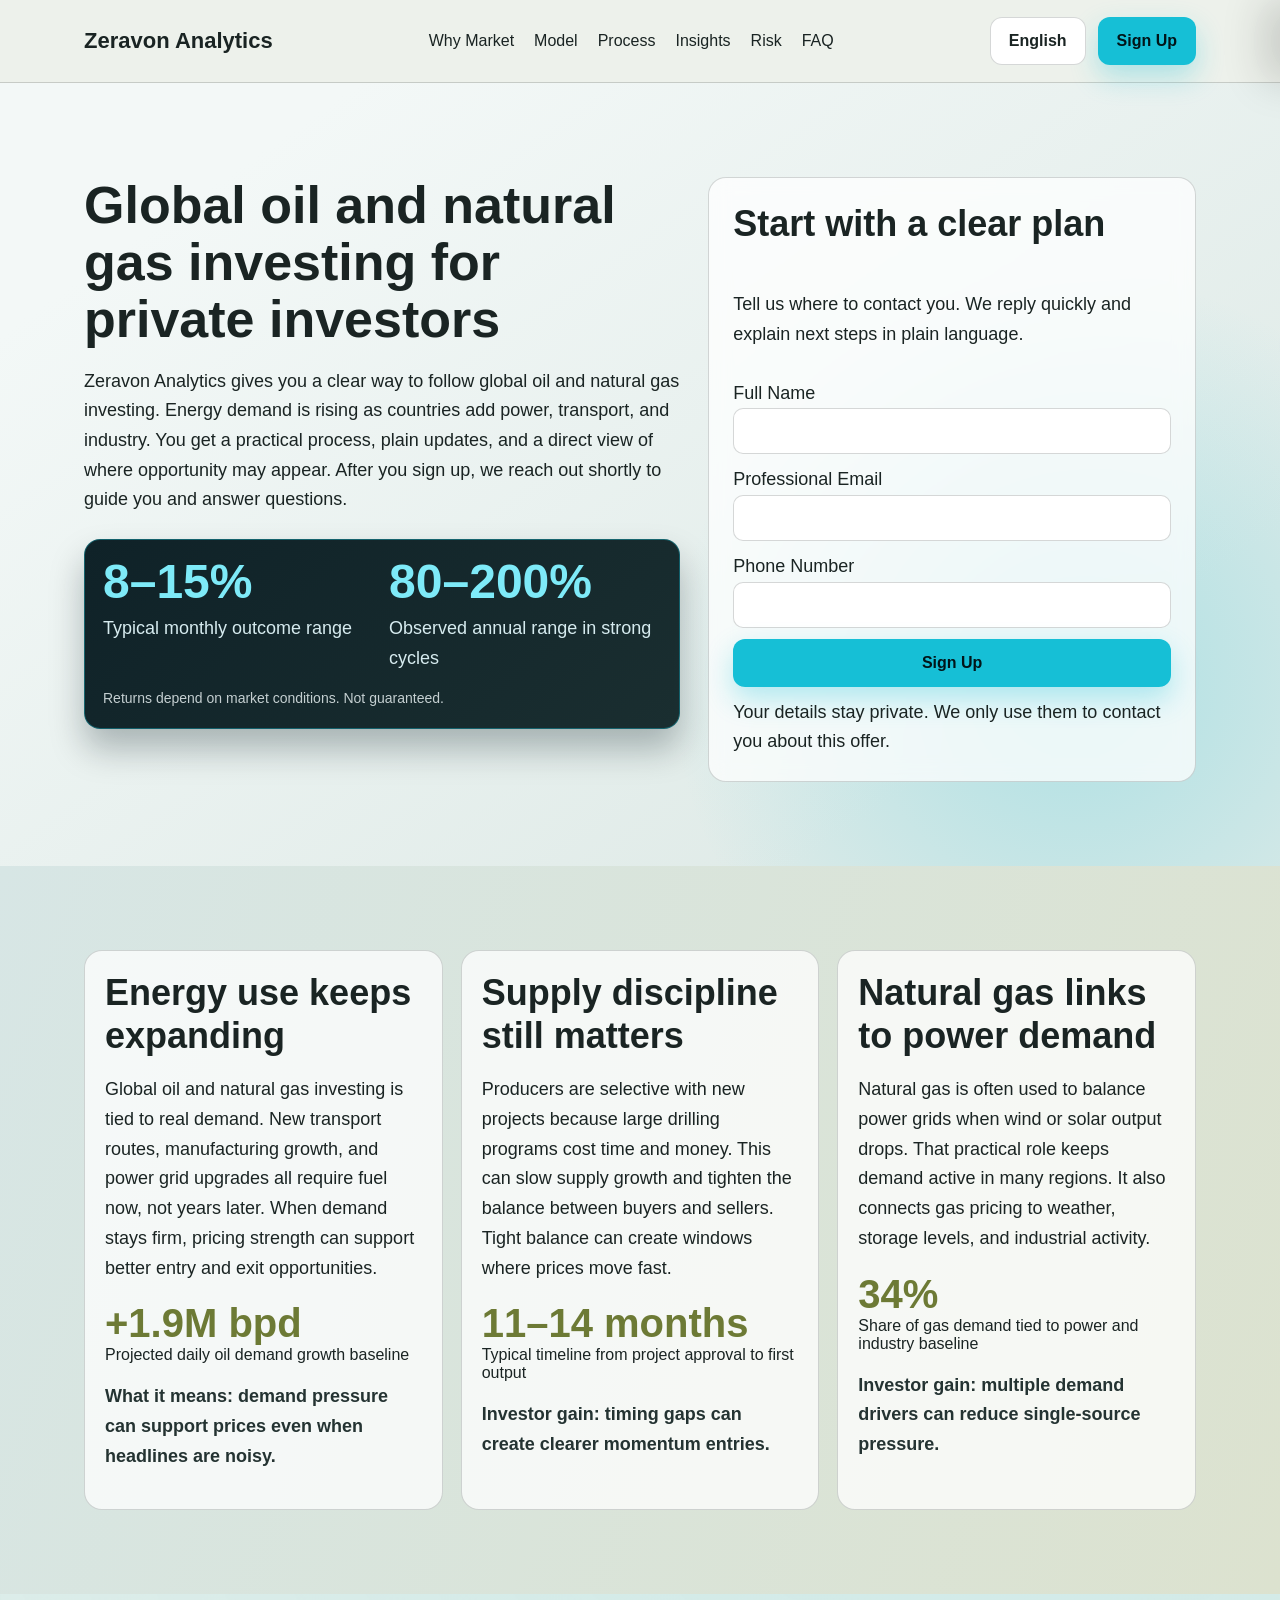
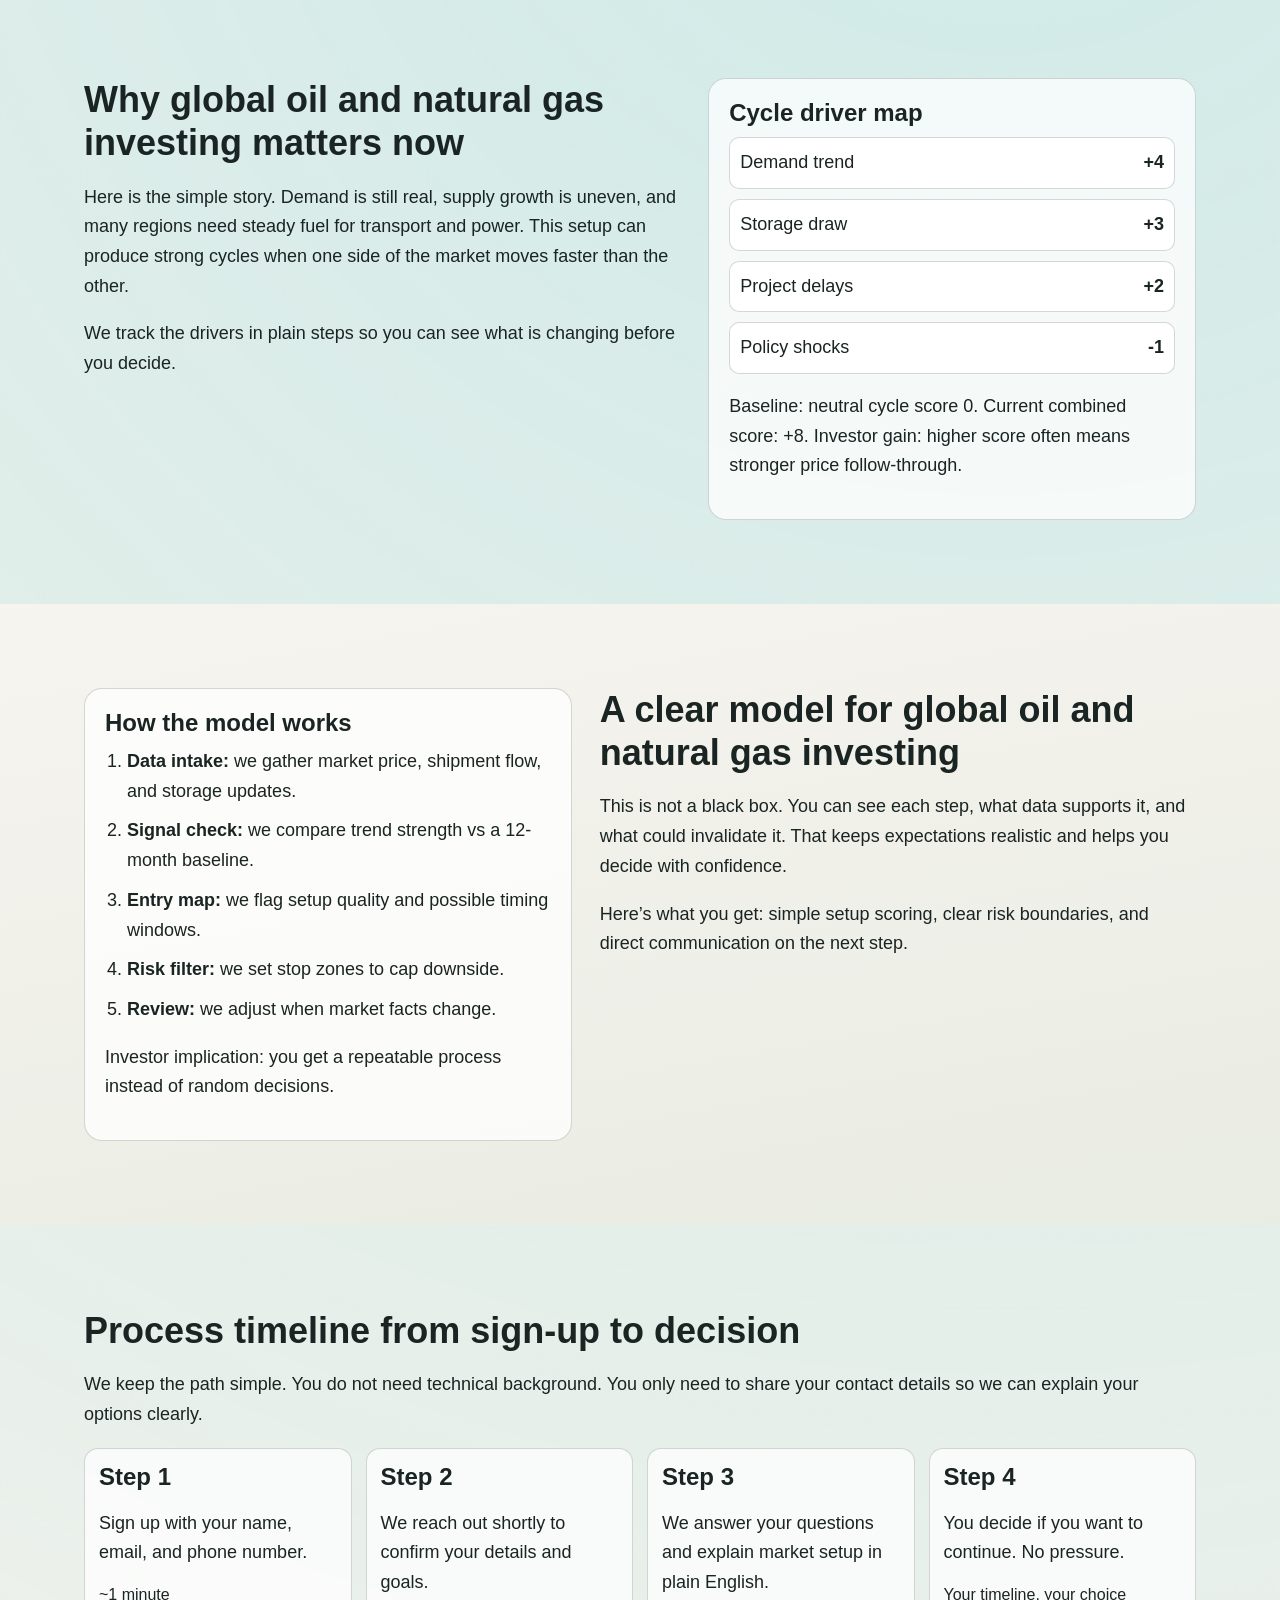
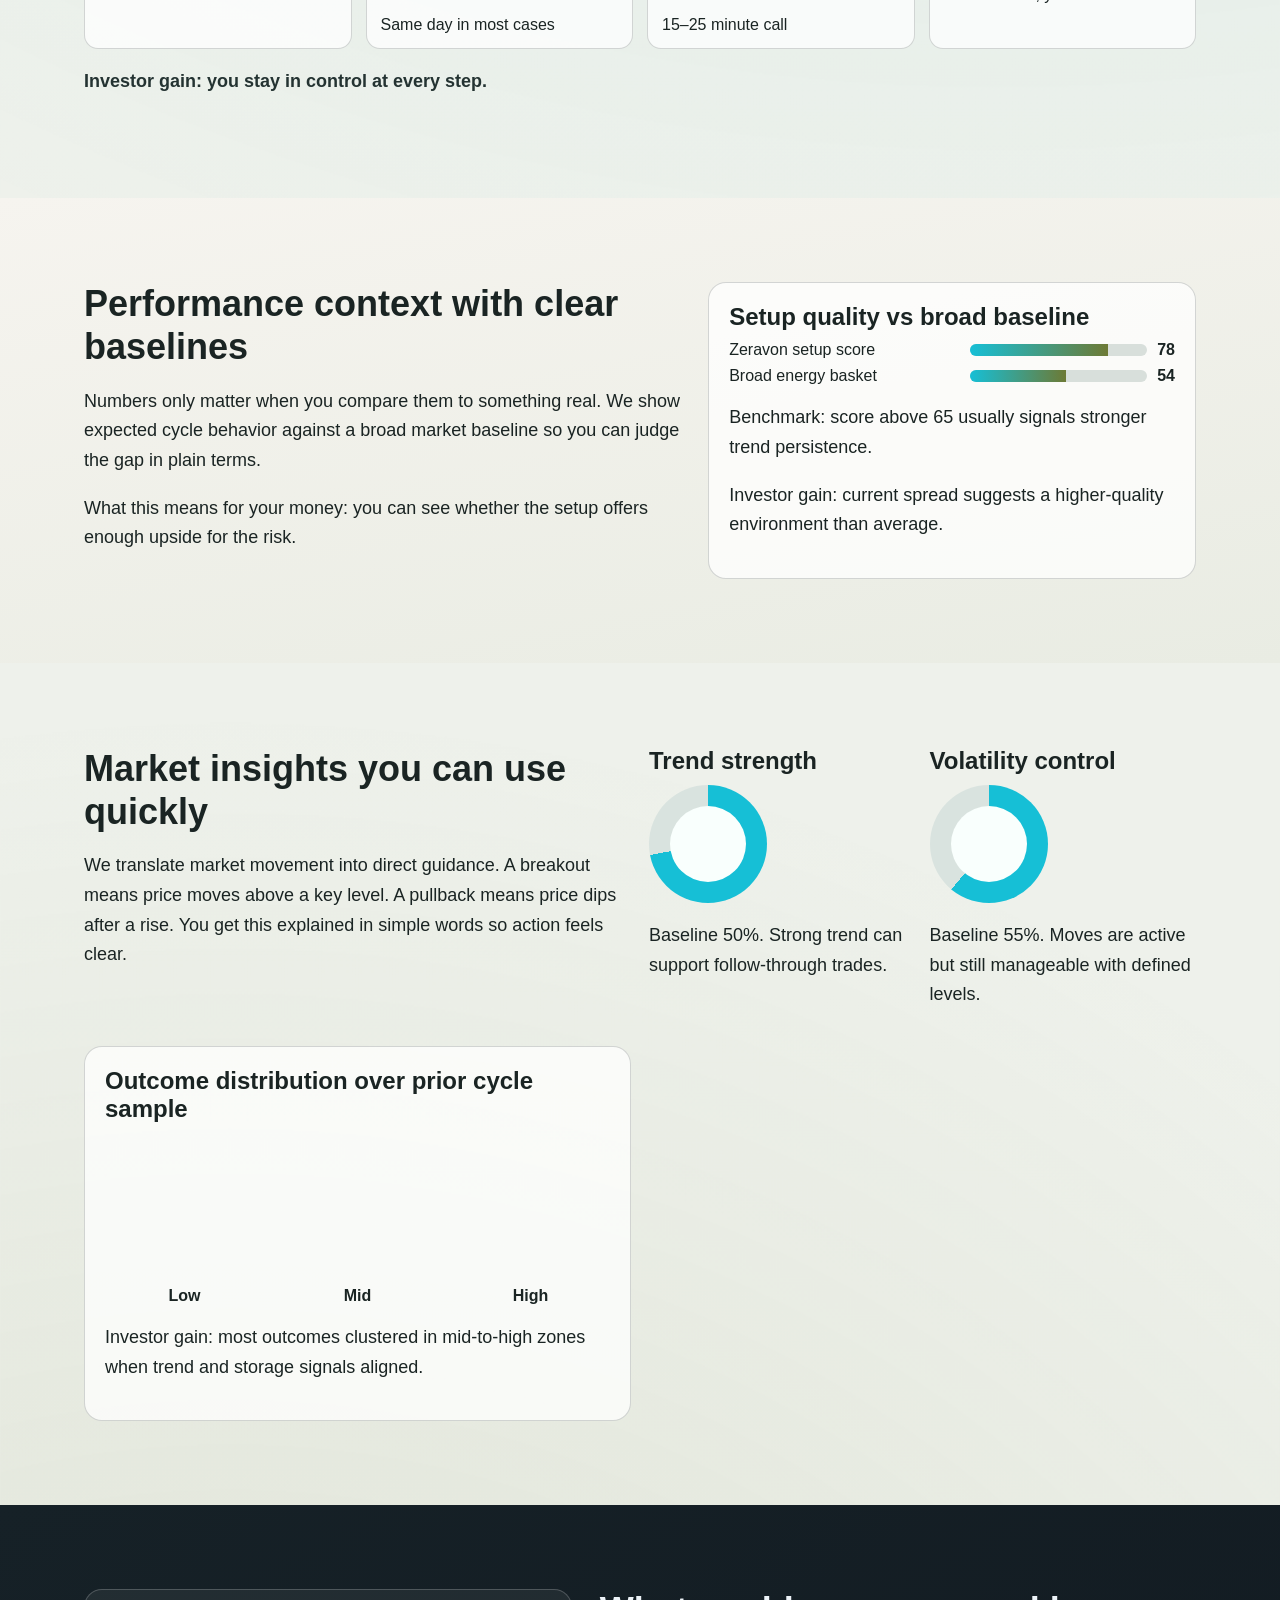
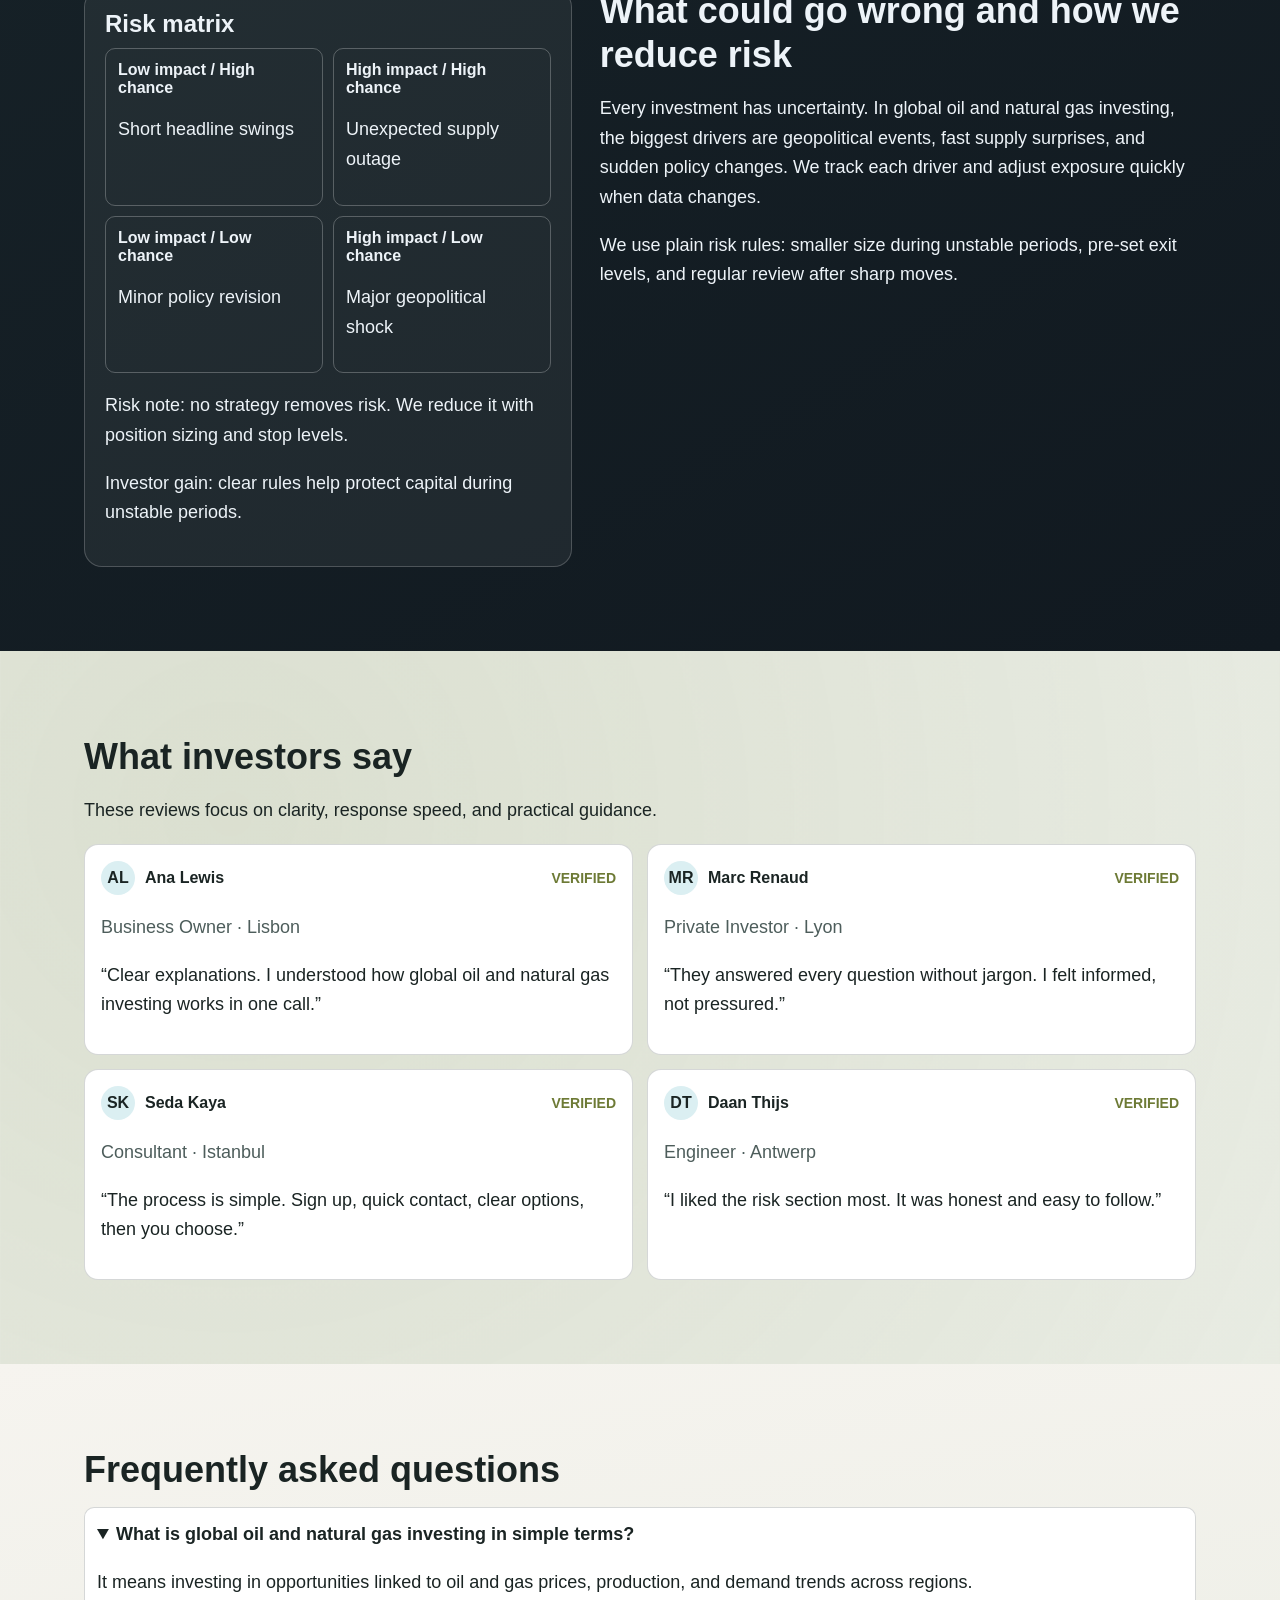
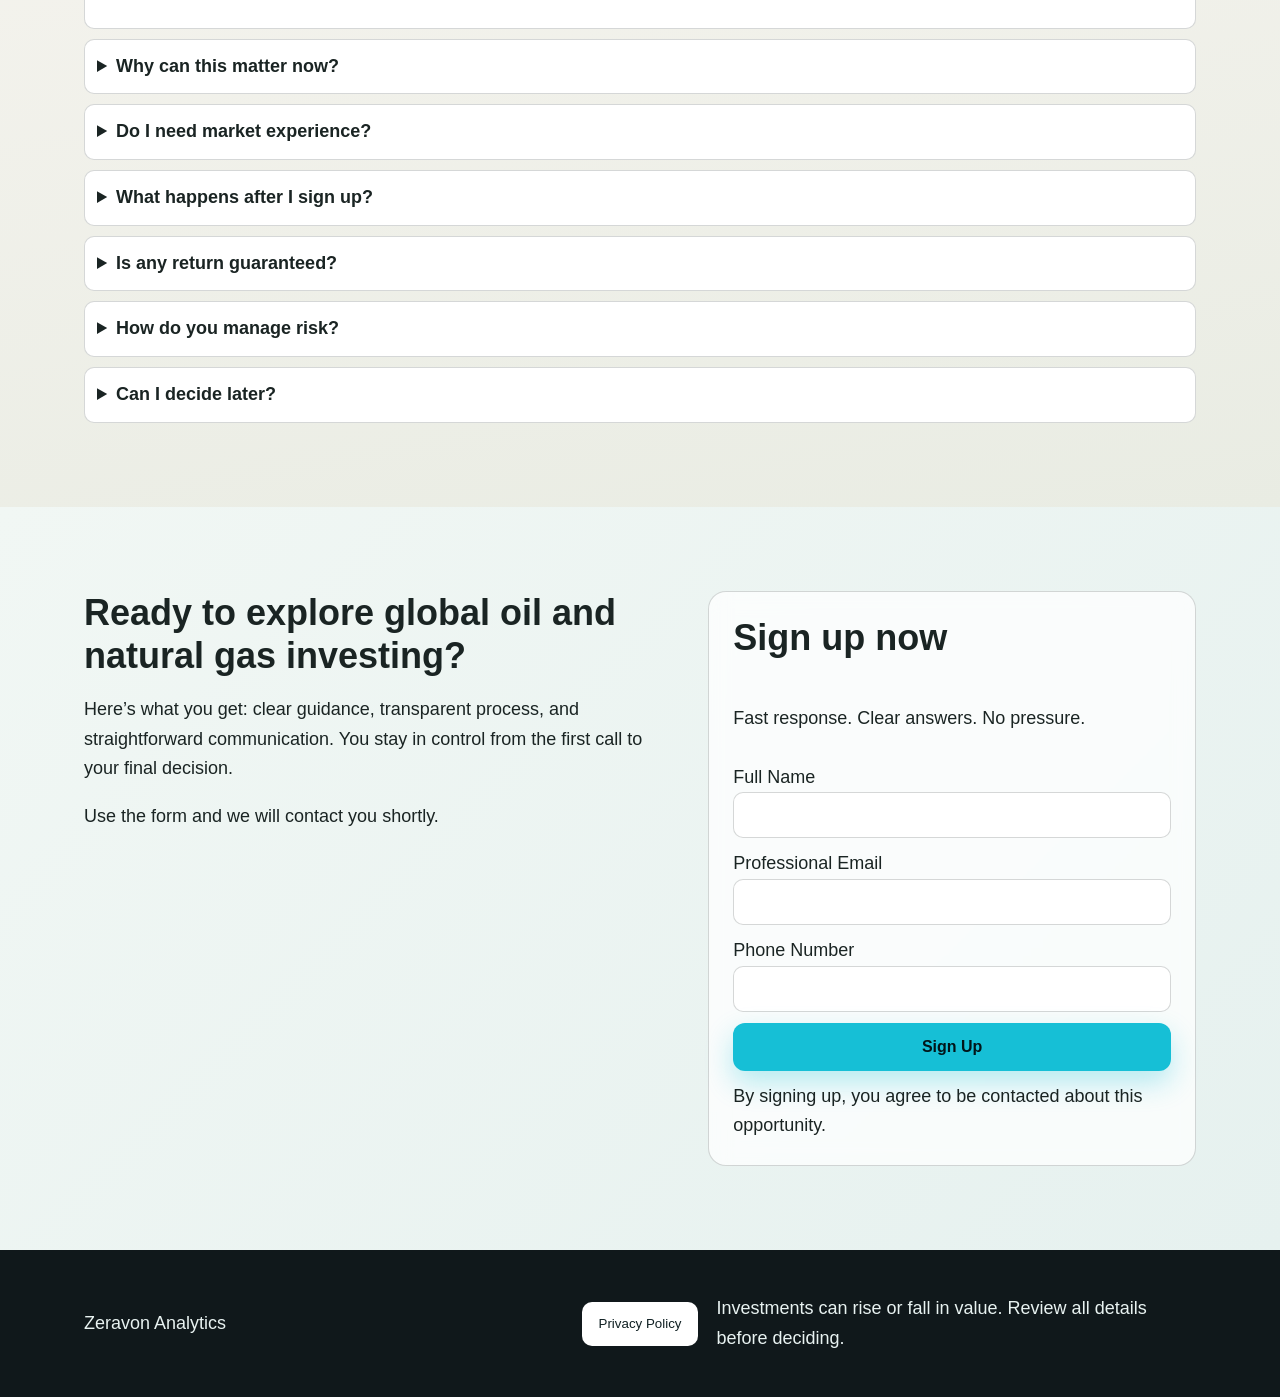
<file: index.html>
<!doctype html>
<html lang="en">
<head>
  <meta charset="UTF-8">
  <meta name="viewport" content="width=device-width, initial-scale=1.0">
  <title>Global Oil & Natural Gas Investing for Private Investors | Zeravon Analytics</title>
  <meta name="description" content="Simple, clear global oil and natural gas investing guidance for private investors. Sign up and get fast answers.">
  <link rel="canonical" href="https://www.zeravonanalytics.com/index.html">
  <link rel="alternate" hreflang="en" href="https://www.zeravonanalytics.com/index.html">
  <link rel="alternate" hreflang="de" href="https://www.zeravonanalytics.com/de/index.html">
  <link rel="alternate" hreflang="fr" href="https://www.zeravonanalytics.com/fr/index.html">
  <link rel="alternate" hreflang="es" href="https://www.zeravonanalytics.com/es/index.html">
  <link rel="alternate" hreflang="it" href="https://www.zeravonanalytics.com/it/index.html">
  <link rel="alternate" hreflang="tr" href="https://www.zeravonanalytics.com/tr/index.html">
  <link rel="alternate" hreflang="pt" href="https://www.zeravonanalytics.com/pt/index.html">
  <link rel="alternate" hreflang="ja" href="https://www.zeravonanalytics.com/jp/index.html">
  <link rel="alternate" hreflang="sk" href="https://www.zeravonanalytics.com/sk/index.html">
  <link rel="alternate" hreflang="nl-BE" href="https://www.zeravonanalytics.com/be/index.html">
  <link rel="alternate" hreflang="x-default" href="https://www.zeravonanalytics.com/index.html">
  <meta property="og:type" content="website">
  <meta property="og:title" content="Global Oil & Natural Gas Investing for Private Investors | Zeravon Analytics">
  <meta property="og:description" content="Simple, clear global oil and natural gas investing guidance for private investors. Sign up and get fast answers.">
  <meta property="og:url" content="https://www.zeravonanalytics.com/index.html">
  <meta property="og:site_name" content="Zeravon Analytics">
  <meta name="twitter:card" content="summary_large_image">
  <meta name="twitter:title" content="Global Oil & Natural Gas Investing for Private Investors | Zeravon Analytics">
  <meta name="twitter:description" content="Simple, clear global oil and natural gas investing guidance for private investors. Sign up and get fast answers.">
  <link rel="stylesheet" href="assets/style.css">
  <script defer src="assets/app.js"></script>
</head>
<body>
  <header class="site-header">
    <div class="container header-row">
      <a class="brand" href="index.html" aria-label="Zeravon Analytics home">Zeravon Analytics</a>
      <nav class="main-nav" aria-label="Main navigation">
        <a href="#why-market">Why Market</a>
        <a href="#model">Model</a>
        <a href="#process">Process</a>
        <a href="#insights">Insights</a>
        <a href="#risk">Risk</a>
        <a href="#faq">FAQ</a>
      </nav>
      <div class="header-actions">
        <div class="lang-switch" data-dropdown>
          <button class="lang-pill" aria-expanded="false" aria-haspopup="true">English</button>
          <div class="lang-menu" role="menu">
            <a href="index.html"><svg viewBox="0 0 60 36" aria-hidden="true"><rect width="60" height="36" fill="#012169"/><path d="M0 0l60 36M60 0L0 36" stroke="#fff" stroke-width="7"/><path d="M0 0l60 36M60 0L0 36" stroke="#c8102e" stroke-width="4"/><path d="M30 0v36M0 18h60" stroke="#fff" stroke-width="12"/><path d="M30 0v36M0 18h60" stroke="#c8102e" stroke-width="7"/></svg>English</a>
            <a href="de/index.html"><svg viewBox="0 0 60 36" aria-hidden="true"><rect width="60" height="12" fill="#000"/><rect y="12" width="60" height="12" fill="#dd0000"/><rect y="24" width="60" height="12" fill="#ffce00"/></svg>Deutsch</a>
            <a href="fr/index.html"><svg viewBox="0 0 60 36" aria-hidden="true"><rect width="20" height="36" fill="#0055a4"/><rect x="20" width="20" height="36" fill="#fff"/><rect x="40" width="20" height="36" fill="#ef4135"/></svg>Français</a>
            <a href="es/index.html"><svg viewBox="0 0 60 36" aria-hidden="true"><rect width="60" height="9" fill="#aa151b"/><rect y="9" width="60" height="18" fill="#f1bf00"/><rect y="27" width="60" height="9" fill="#aa151b"/></svg>Español</a>
            <a href="it/index.html"><svg viewBox="0 0 60 36" aria-hidden="true"><rect width="20" height="36" fill="#009246"/><rect x="20" width="20" height="36" fill="#fff"/><rect x="40" width="20" height="36" fill="#ce2b37"/></svg>Italiano</a>
            <a href="tr/index.html"><svg viewBox="0 0 60 36" aria-hidden="true"><rect width="60" height="36" fill="#e30a17"/><circle cx="24" cy="18" r="8" fill="#fff"/><circle cx="27" cy="18" r="6" fill="#e30a17"/><polygon points="34,18 40,15 40,21" fill="#fff"/></svg>Türkçe</a>
            <a href="pt/index.html"><svg viewBox="0 0 60 36" aria-hidden="true"><rect width="24" height="36" fill="#006600"/><rect x="24" width="36" height="36" fill="#ff0000"/></svg>Português</a>
            <a href="jp/index.html"><svg viewBox="0 0 60 36" aria-hidden="true"><rect width="60" height="36" fill="#fff"/><circle cx="30" cy="18" r="8" fill="#bc002d"/></svg>日本語</a>
            <a href="sk/index.html"><svg viewBox="0 0 60 36" aria-hidden="true"><rect width="60" height="12" fill="#fff"/><rect y="12" width="60" height="12" fill="#0b4ea2"/><rect y="24" width="60" height="12" fill="#ee1c25"/></svg>Slovak</a>
            <a href="be/index.html"><svg viewBox="0 0 60 36" aria-hidden="true"><rect width="20" height="36" fill="#000"/><rect x="20" width="20" height="36" fill="#ffe936"/><rect x="40" width="20" height="36" fill="#ef3340"/></svg>Nederlands (BE)</a>
          </div>
        </div>
        <a class="btn-primary" href="#lead-form">Sign Up</a>
      </div>
      <button class="burger" aria-label="Open menu" aria-expanded="false">☰</button>
    </div>
    <aside class="mobile-drawer" aria-hidden="true">
      <button class="drawer-close" aria-label="Close menu">✕</button>
      <nav aria-label="Mobile navigation">
        <a href="#why-market">Why Market</a>
        <a href="#model">Model</a>
        <a href="#process">Process</a>
        <a href="#insights">Insights</a>
        <a href="#risk">Risk</a>
        <a href="#faq">FAQ</a>
      </nav>
      <div class="lang-switch" data-dropdown>
        <button class="lang-pill" aria-expanded="false" aria-haspopup="true">English</button>
        <div class="lang-menu" role="menu">
          <a href="index.html"><svg viewBox="0 0 60 36" aria-hidden="true"><rect width="60" height="36" fill="#012169"/></svg>English</a>
          <a href="de/index.html"><svg viewBox="0 0 60 36" aria-hidden="true"><rect width="60" height="12" fill="#000"/><rect y="12" width="60" height="12" fill="#dd0000"/><rect y="24" width="60" height="12" fill="#ffce00"/></svg>Deutsch</a>
          <a href="fr/index.html"><svg viewBox="0 0 60 36" aria-hidden="true"><rect width="20" height="36" fill="#0055a4"/><rect x="20" width="20" height="36" fill="#fff"/><rect x="40" width="20" height="36" fill="#ef4135"/></svg>Français</a>
          <a href="es/index.html"><svg viewBox="0 0 60 36" aria-hidden="true"><rect width="60" height="9" fill="#aa151b"/><rect y="9" width="60" height="18" fill="#f1bf00"/><rect y="27" width="60" height="9" fill="#aa151b"/></svg>Español</a>
          <a href="it/index.html"><svg viewBox="0 0 60 36" aria-hidden="true"><rect width="20" height="36" fill="#009246"/><rect x="20" width="20" height="36" fill="#fff"/><rect x="40" width="20" height="36" fill="#ce2b37"/></svg>Italiano</a>
          <a href="tr/index.html"><svg viewBox="0 0 60 36" aria-hidden="true"><rect width="60" height="36" fill="#e30a17"/></svg>Türkçe</a>
          <a href="pt/index.html"><svg viewBox="0 0 60 36" aria-hidden="true"><rect width="24" height="36" fill="#006600"/><rect x="24" width="36" height="36" fill="#ff0000"/></svg>Português</a>
          <a href="jp/index.html"><svg viewBox="0 0 60 36" aria-hidden="true"><rect width="60" height="36" fill="#fff"/><circle cx="30" cy="18" r="8" fill="#bc002d"/></svg>日本語</a>
          <a href="sk/index.html"><svg viewBox="0 0 60 36" aria-hidden="true"><rect width="60" height="12" fill="#fff"/><rect y="12" width="60" height="12" fill="#0b4ea2"/><rect y="24" width="60" height="12" fill="#ee1c25"/></svg>Slovak</a>
          <a href="be/index.html"><svg viewBox="0 0 60 36" aria-hidden="true"><rect width="20" height="36" fill="#000"/><rect x="20" width="20" height="36" fill="#ffe936"/><rect x="40" width="20" height="36" fill="#ef3340"/></svg>Nederlands(BE)</a>
        </div>
      </div>
      <a class="btn-primary" href="#lead-form">Sign Up</a>
    </aside>
  </header>

  <main>
    <section class="hero section-shell" id="lead-form">
      <div class="hero-glow"></div>
      <div class="container hero-grid">
        <div>
          <h1>Global oil and natural gas investing for private investors</h1>
          <p>Zeravon Analytics gives you a clear way to follow global oil and natural gas investing. Energy demand is rising as countries add power, transport, and industry. You get a practical process, plain updates, and a direct view of where opportunity may appear. After you sign up, we reach out shortly to guide you and answer questions.</p>
          <div class="performance-panel" aria-label="Performance range">
            <div>
              <p class="value">8–15%</p>
              <p class="label">Typical monthly outcome range</p>
            </div>
            <div>
              <p class="value">80–200%</p>
              <p class="label">Observed annual range in strong cycles</p>
            </div>
            <p class="micro">Returns depend on market conditions. Not guaranteed.</p>
          </div>
        </div>
        <form class="lead-form" aria-label="Hero sign up form">
          <h2>Start with a clear plan</h2>
          <p>Tell us where to contact you. We reply quickly and explain next steps in plain language.</p>
          <label>Full Name<input type="text" name="name" required></label>
          <label>Professional Email<input type="email" name="email" required></label>
          <label>Phone Number<input type="tel" name="phone" required></label>
          <button type="submit" class="btn-primary">Sign Up</button>
          <small>Your details stay private. We only use them to contact you about this offer.</small>
        </form>
      </div>
    </section>

    <section class="kpi-strip section-shell">
      <div class="container kpi-grid">
        <article><h2>Energy use keeps expanding</h2><p>Global oil and natural gas investing is tied to real demand. New transport routes, manufacturing growth, and power grid upgrades all require fuel now, not years later. When demand stays firm, pricing strength can support better entry and exit opportunities.</p><strong>+1.9M bpd</strong><span>Projected daily oil demand growth baseline</span><p class="meaning">What it means: demand pressure can support prices even when headlines are noisy.</p></article>
        <article><h2>Supply discipline still matters</h2><p>Producers are selective with new projects because large drilling programs cost time and money. This can slow supply growth and tighten the balance between buyers and sellers. Tight balance can create windows where prices move fast.</p><strong>11–14 months</strong><span>Typical timeline from project approval to first output</span><p class="meaning">Investor gain: timing gaps can create clearer momentum entries.</p></article>
        <article><h2>Natural gas links to power demand</h2><p>Natural gas is often used to balance power grids when wind or solar output drops. That practical role keeps demand active in many regions. It also connects gas pricing to weather, storage levels, and industrial activity.</p><strong>34%</strong><span>Share of gas demand tied to power and industry baseline</span><p class="meaning">Investor gain: multiple demand drivers can reduce single-source pressure.</p></article>
      </div>
    </section>

    <section id="why-market" class="section-shell">
      <div class="container split">
        <div>
          <h2>Why global oil and natural gas investing matters now</h2>
          <p>Here is the simple story. Demand is still real, supply growth is uneven, and many regions need steady fuel for transport and power. This setup can produce strong cycles when one side of the market moves faster than the other.</p>
          <p>We track the drivers in plain steps so you can see what is changing before you decide.</p>
        </div>
        <div class="waterfall-card">
          <h3>Cycle driver map</h3>
          <ul>
            <li><span>Demand trend</span><b>+4</b></li>
            <li><span>Storage draw</span><b>+3</b></li>
            <li><span>Project delays</span><b>+2</b></li>
            <li><span>Policy shocks</span><b>-1</b></li>
          </ul>
          <p>Baseline: neutral cycle score 0. Current combined score: +8. Investor gain: higher score often means stronger price follow-through.</p>
        </div>
      </div>
    </section>

    <section id="model" class="section-shell alt">
      <div class="container split reverse">
        <div class="architecture">
          <h3>How the model works</h3>
          <ol>
            <li><b>Data intake:</b> we gather market price, shipment flow, and storage updates.</li>
            <li><b>Signal check:</b> we compare trend strength vs a 12-month baseline.</li>
            <li><b>Entry map:</b> we flag setup quality and possible timing windows.</li>
            <li><b>Risk filter:</b> we set stop zones to cap downside.</li>
            <li><b>Review:</b> we adjust when market facts change.</li>
          </ol>
          <p>Investor implication: you get a repeatable process instead of random decisions.</p>
        </div>
        <div>
          <h2>A clear model for global oil and natural gas investing</h2>
          <p>This is not a black box. You can see each step, what data supports it, and what could invalidate it. That keeps expectations realistic and helps you decide with confidence.</p>
          <p>Here’s what you get: simple setup scoring, clear risk boundaries, and direct communication on the next step.</p>
        </div>
      </div>
    </section>

    <section id="process" class="section-shell">
      <div class="container">
        <h2>Process timeline from sign-up to decision</h2>
        <p>We keep the path simple. You do not need technical background. You only need to share your contact details so we can explain your options clearly.</p>
        <div class="timeline">
          <article><h3>Step 1</h3><p>Sign up with your name, email, and phone number.</p><span>~1 minute</span></article>
          <article><h3>Step 2</h3><p>We reach out shortly to confirm your details and goals.</p><span>Same day in most cases</span></article>
          <article><h3>Step 3</h3><p>We answer your questions and explain market setup in plain English.</p><span>15–25 minute call</span></article>
          <article><h3>Step 4</h3><p>You decide if you want to continue. No pressure.</p><span>Your timeline, your choice</span></article>
        </div>
        <p class="meaning">Investor gain: you stay in control at every step.</p>
      </div>
    </section>

    <section class="section-shell alt" id="metrics">
      <div class="container split">
        <div>
          <h2>Performance context with clear baselines</h2>
          <p>Numbers only matter when you compare them to something real. We show expected cycle behavior against a broad market baseline so you can judge the gap in plain terms.</p>
          <p>What this means for your money: you can see whether the setup offers enough upside for the risk.</p>
        </div>
        <div class="comparison-card">
          <h3>Setup quality vs broad baseline</h3>
          <div class="bar-row"><span>Zeravon setup score</span><div><i style="width:78%"></i></div><b>78</b></div>
          <div class="bar-row"><span>Broad energy basket</span><div><i style="width:54%"></i></div><b>54</b></div>
          <p>Benchmark: score above 65 usually signals stronger trend persistence.</p>
          <p>Investor gain: current spread suggests a higher-quality environment than average.</p>
        </div>
      </div>
    </section>

    <section id="insights" class="section-shell">
      <div class="container insights-grid">
        <div>
          <h2>Market insights you can use quickly</h2>
          <p>We translate market movement into direct guidance. A breakout means price moves above a key level. A pullback means price dips after a rise. You get this explained in simple words so action feels clear.</p>
        </div>
        <div class="rings">
          <article><h3>Trend strength</h3><div class="ring" style="--pct:72">72%</div><p>Baseline 50%. Strong trend can support follow-through trades.</p></article>
          <article><h3>Volatility control</h3><div class="ring" style="--pct:61">61%</div><p>Baseline 55%. Moves are active but still manageable with defined levels.</p></article>
        </div>
        <div class="distribution">
          <h3>Outcome distribution over prior cycle sample</h3>
          <div class="vbars"><span><i style="height:24%"></i><b>Low</b></span><span><i style="height:58%"></i><b>Mid</b></span><span><i style="height:82%"></i><b>High</b></span></div>
          <p>Investor gain: most outcomes clustered in mid-to-high zones when trend and storage signals aligned.</p>
        </div>
      </div>
    </section>

    <section id="risk" class="section-shell dark">
      <div class="container split reverse">
        <div class="risk-matrix">
          <h3>Risk matrix</h3>
          <div class="matrix-grid">
            <div><b>Low impact / High chance</b><p>Short headline swings</p></div>
            <div><b>High impact / High chance</b><p>Unexpected supply outage</p></div>
            <div><b>Low impact / Low chance</b><p>Minor policy revision</p></div>
            <div><b>High impact / Low chance</b><p>Major geopolitical shock</p></div>
          </div>
          <p>Risk note: no strategy removes risk. We reduce it with position sizing and stop levels.</p>
          <p>Investor gain: clear rules help protect capital during unstable periods.</p>
        </div>
        <div>
          <h2>What could go wrong and how we reduce risk</h2>
          <p>Every investment has uncertainty. In global oil and natural gas investing, the biggest drivers are geopolitical events, fast supply surprises, and sudden policy changes. We track each driver and adjust exposure quickly when data changes.</p>
          <p>We use plain risk rules: smaller size during unstable periods, pre-set exit levels, and regular review after sharp moves.</p>
        </div>
      </div>
    </section>

    <section class="section-shell" id="reviews">
      <div class="container">
        <h2>What investors say</h2>
        <p>These reviews focus on clarity, response speed, and practical guidance.</p>
        <div class="reviews-grid">
          <article><div class="rev-head"><span class="avatar">AL</span><strong>Ana Lewis</strong><em>VERIFIED</em></div><p class="meta">Business Owner · Lisbon</p><p>“Clear explanations. I understood how global oil and natural gas investing works in one call.”</p></article>
          <article><div class="rev-head"><span class="avatar">MR</span><strong>Marc Renaud</strong><em>VERIFIED</em></div><p class="meta">Private Investor · Lyon</p><p>“They answered every question without jargon. I felt informed, not pressured.”</p></article>
          <article><div class="rev-head"><span class="avatar">SK</span><strong>Seda Kaya</strong><em>VERIFIED</em></div><p class="meta">Consultant · Istanbul</p><p>“The process is simple. Sign up, quick contact, clear options, then you choose.”</p></article>
          <article><div class="rev-head"><span class="avatar">DT</span><strong>Daan Thijs</strong><em>VERIFIED</em></div><p class="meta">Engineer · Antwerp</p><p>“I liked the risk section most. It was honest and easy to follow.”</p></article>
        </div>
      </div>
    </section>

    <section id="faq" class="section-shell alt">
      <div class="container">
        <h2>Frequently asked questions</h2>
        <div class="faq-list">
          <details open><summary>What is global oil and natural gas investing in simple terms?</summary><p>It means investing in opportunities linked to oil and gas prices, production, and demand trends across regions.</p></details>
          <details><summary>Why can this matter now?</summary><p>Energy demand remains strong in many sectors, while supply growth can be uneven. That mix can create active market cycles.</p></details>
          <details><summary>Do I need market experience?</summary><p>No. We explain each step in plain English and answer your questions before you decide.</p></details>
          <details><summary>What happens after I sign up?</summary><p>After you sign up, we usually reach out shortly to confirm details and answer questions.</p></details>
          <details><summary>Is any return guaranteed?</summary><p>No. Returns depend on market conditions and are never guaranteed.</p></details>
          <details><summary>How do you manage risk?</summary><p>We use position sizing, stop levels, and ongoing review so downside stays controlled as much as possible.</p></details>
          <details><summary>Can I decide later?</summary><p>Yes. You can review the information and choose your next step on your own timeline.</p></details>
        </div>
      </div>
    </section>

    <section class="section-shell final-cta" id="contact">
      <div class="container split">
        <div>
          <h2>Ready to explore global oil and natural gas investing?</h2>
          <p>Here’s what you get: clear guidance, transparent process, and straightforward communication. You stay in control from the first call to your final decision.</p>
          <p>Use the form and we will contact you shortly.</p>
        </div>
        <form class="lead-form" aria-label="Final sign up form">
          <h2>Sign up now</h2>
          <p>Fast response. Clear answers. No pressure.</p>
          <label>Full Name<input type="text" name="name" required></label>
          <label>Professional Email<input type="email" name="email" required></label>
          <label>Phone Number<input type="tel" name="phone" required></label>
          <button type="submit" class="btn-primary">Sign Up</button>
          <small>By signing up, you agree to be contacted about this opportunity.</small>
        </form>
      </div>
    </section>
  </main>

  <footer class="site-footer">
    <div class="container footer-row">
      <p>Zeravon Analytics</p>
      <button class="privacy-open" type="button">Privacy Policy</button>
      <p>Investments can rise or fall in value. Review all details before deciding.</p>
    </div>
  </footer>

  <div class="modal" id="privacy-modal" aria-hidden="true" role="dialog" aria-modal="true" aria-labelledby="privacy-title">
    <div class="modal-card" tabindex="-1">
      <button class="modal-x" aria-label="Close privacy policy">✕</button>
      <h2 id="privacy-title">Privacy Policy</h2>
      <h3>Introduction</h3><p>We explain clearly how we collect and use your personal information.</p>
      <h3>Data collection</h3><p>We collect the details you submit: full name, professional email, and phone number.</p>
      <h3>Legal basis</h3><p>We process your data based on your consent and our legitimate need to respond to your request.</p>
      <h3>Cookies</h3><p>We use essential cookies for site function and basic analytics to improve experience.</p>
      <h3>Retention</h3><p>We keep your data only as long as needed to support communication and legal obligations.</p>
      <h3>Third-party sharing</h3><p>We may share limited data with trusted service providers that help us run communication systems.</p>
      <h3>Security</h3><p>We use technical and organizational safeguards to protect your information.</p>
      <h3>User rights</h3><p>You can request access, correction, deletion, or restriction of processing where law allows.</p>
      <h3>International transfers</h3><p>Your data may be processed in other countries with suitable contractual protections.</p>
      <h3>Industry risk disclosure</h3><p>Energy market investments involve volatility, and no outcome is guaranteed.</p>
      <h3>Contact</h3><p>Email: privacy@zeravonanalytics.com</p>
      <div class="modal-footer"><button class="modal-close" type="button">Close</button></div>
    </div>
  </div>

  <script type="application/ld+json">
  {
    "@context": "https://schema.org",
    "@graph": [
      {"@type":"Organization","name":"Zeravon Analytics","url":"https://www.zeravonanalytics.com"},
      {"@type":"WebSite","name":"Zeravon Analytics","url":"https://www.zeravonanalytics.com"},
      {"@type":"FAQPage","mainEntity":[
        {"@type":"Question","name":"What is global oil and natural gas investing in simple terms?","acceptedAnswer":{"@type":"Answer","text":"It means investing in opportunities linked to oil and gas prices, production, and demand trends across regions."}},
        {"@type":"Question","name":"What happens after I sign up?","acceptedAnswer":{"@type":"Answer","text":"After you sign up, we usually reach out shortly to confirm details and answer questions."}}
      ]},
      {"@type":"Review","author":{"@type":"Person","name":"Ana Lewis"},"reviewBody":"Clear explanations and useful guidance.","itemReviewed":{"@type":"Service","name":"Zeravon Analytics investor guidance"}}
    ]
  }
  </script>
</body>
</html>
</file>
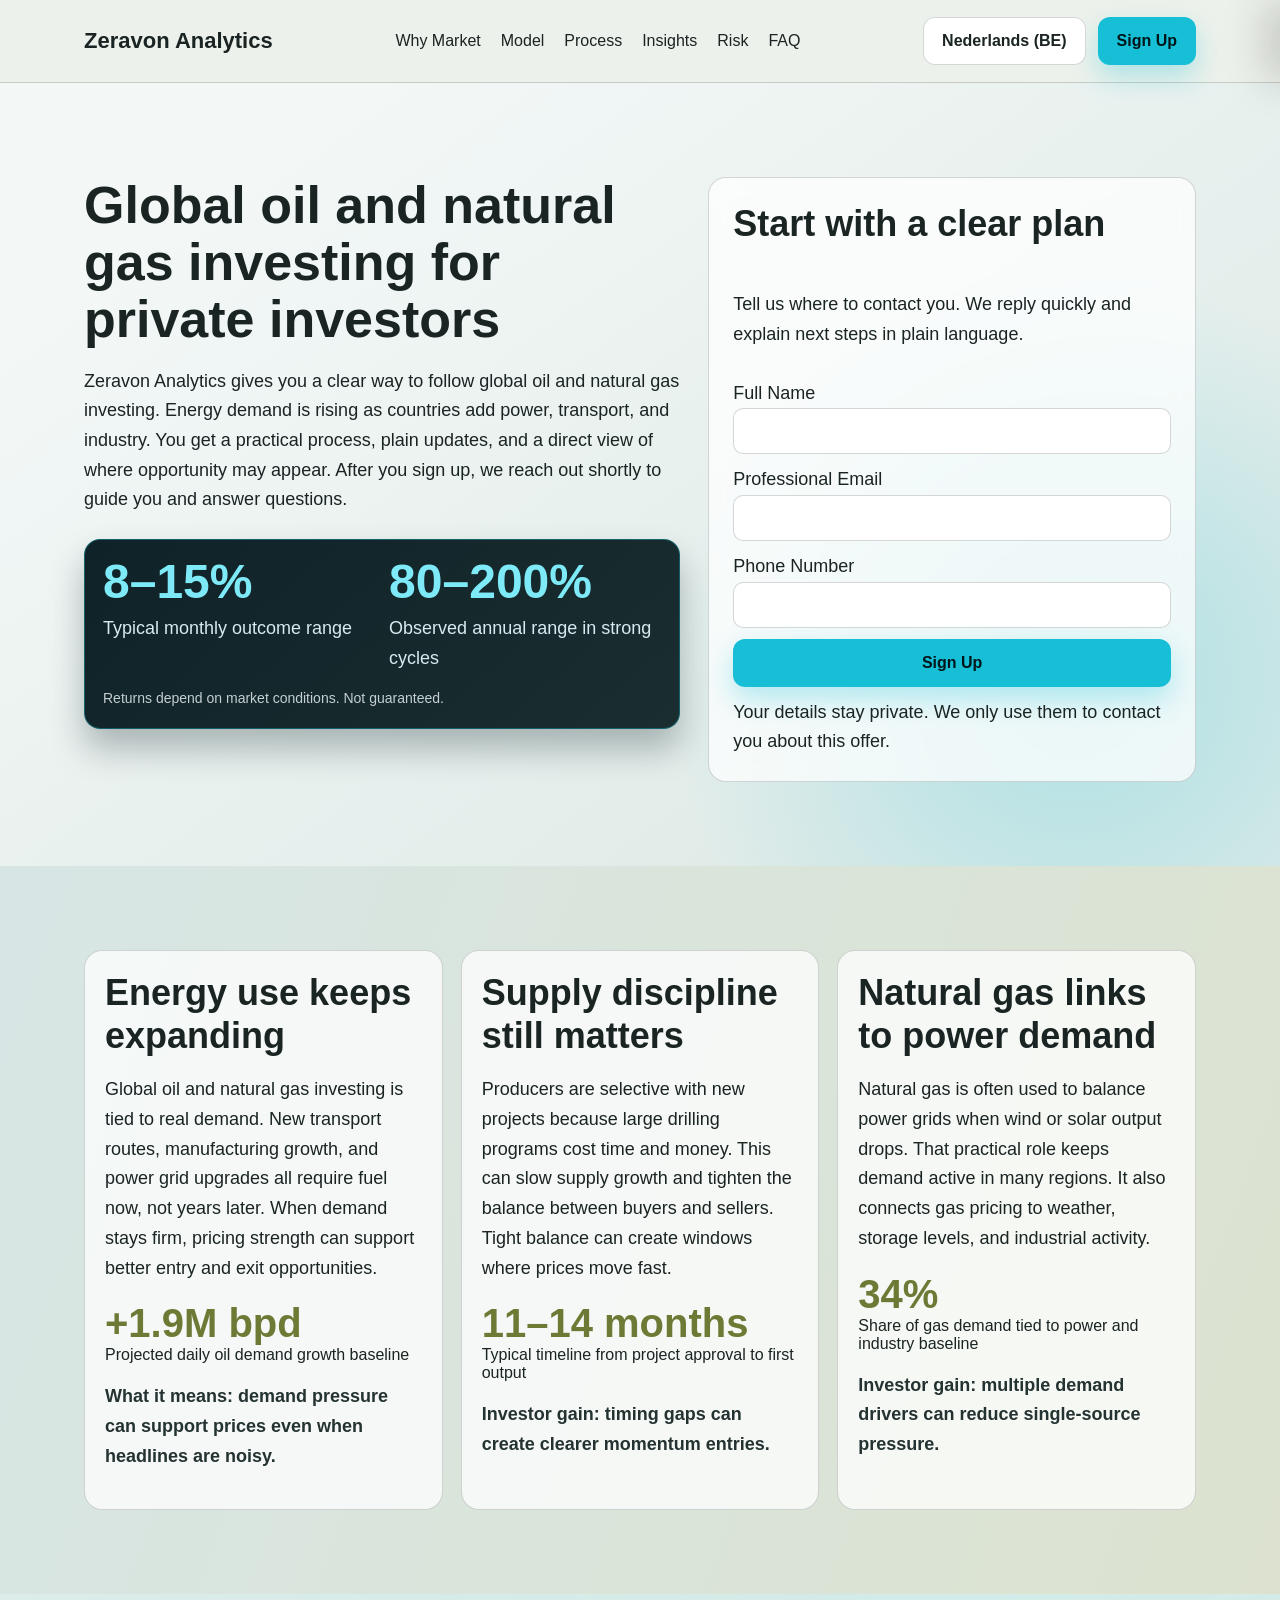
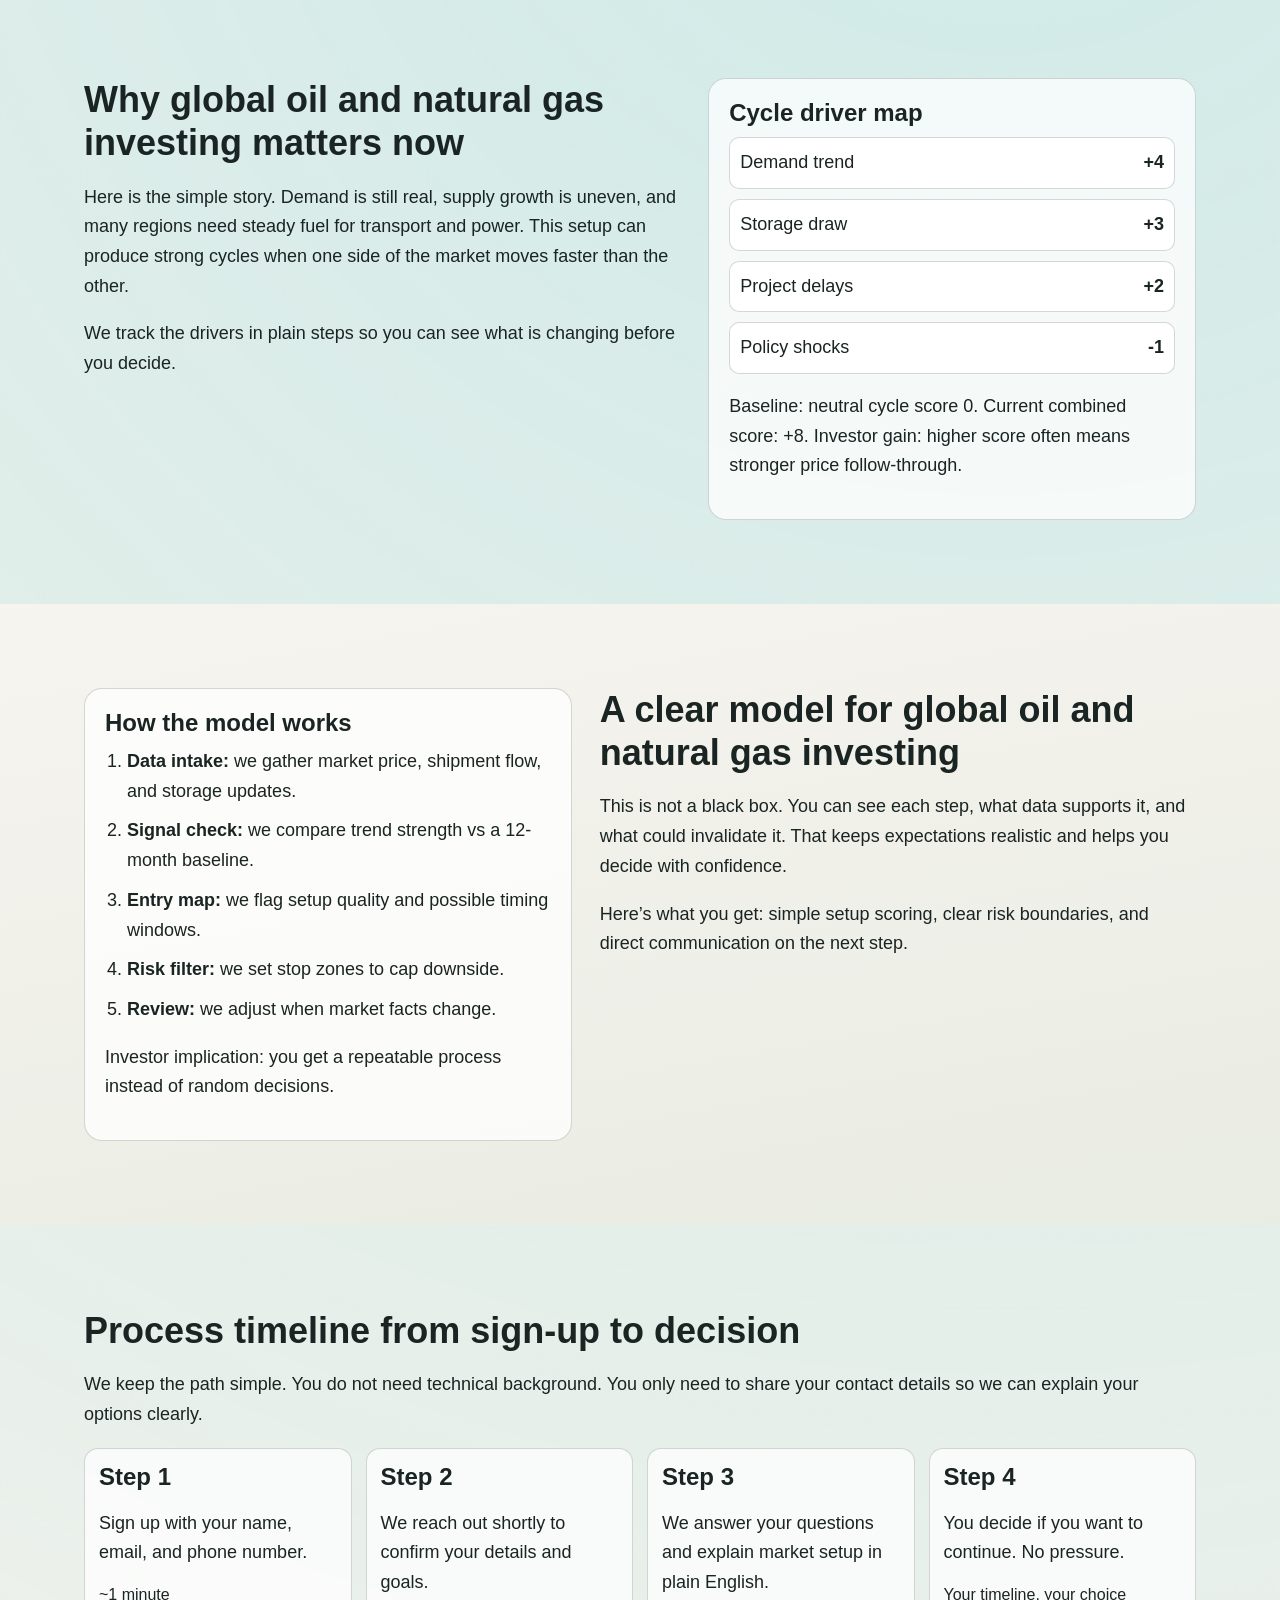
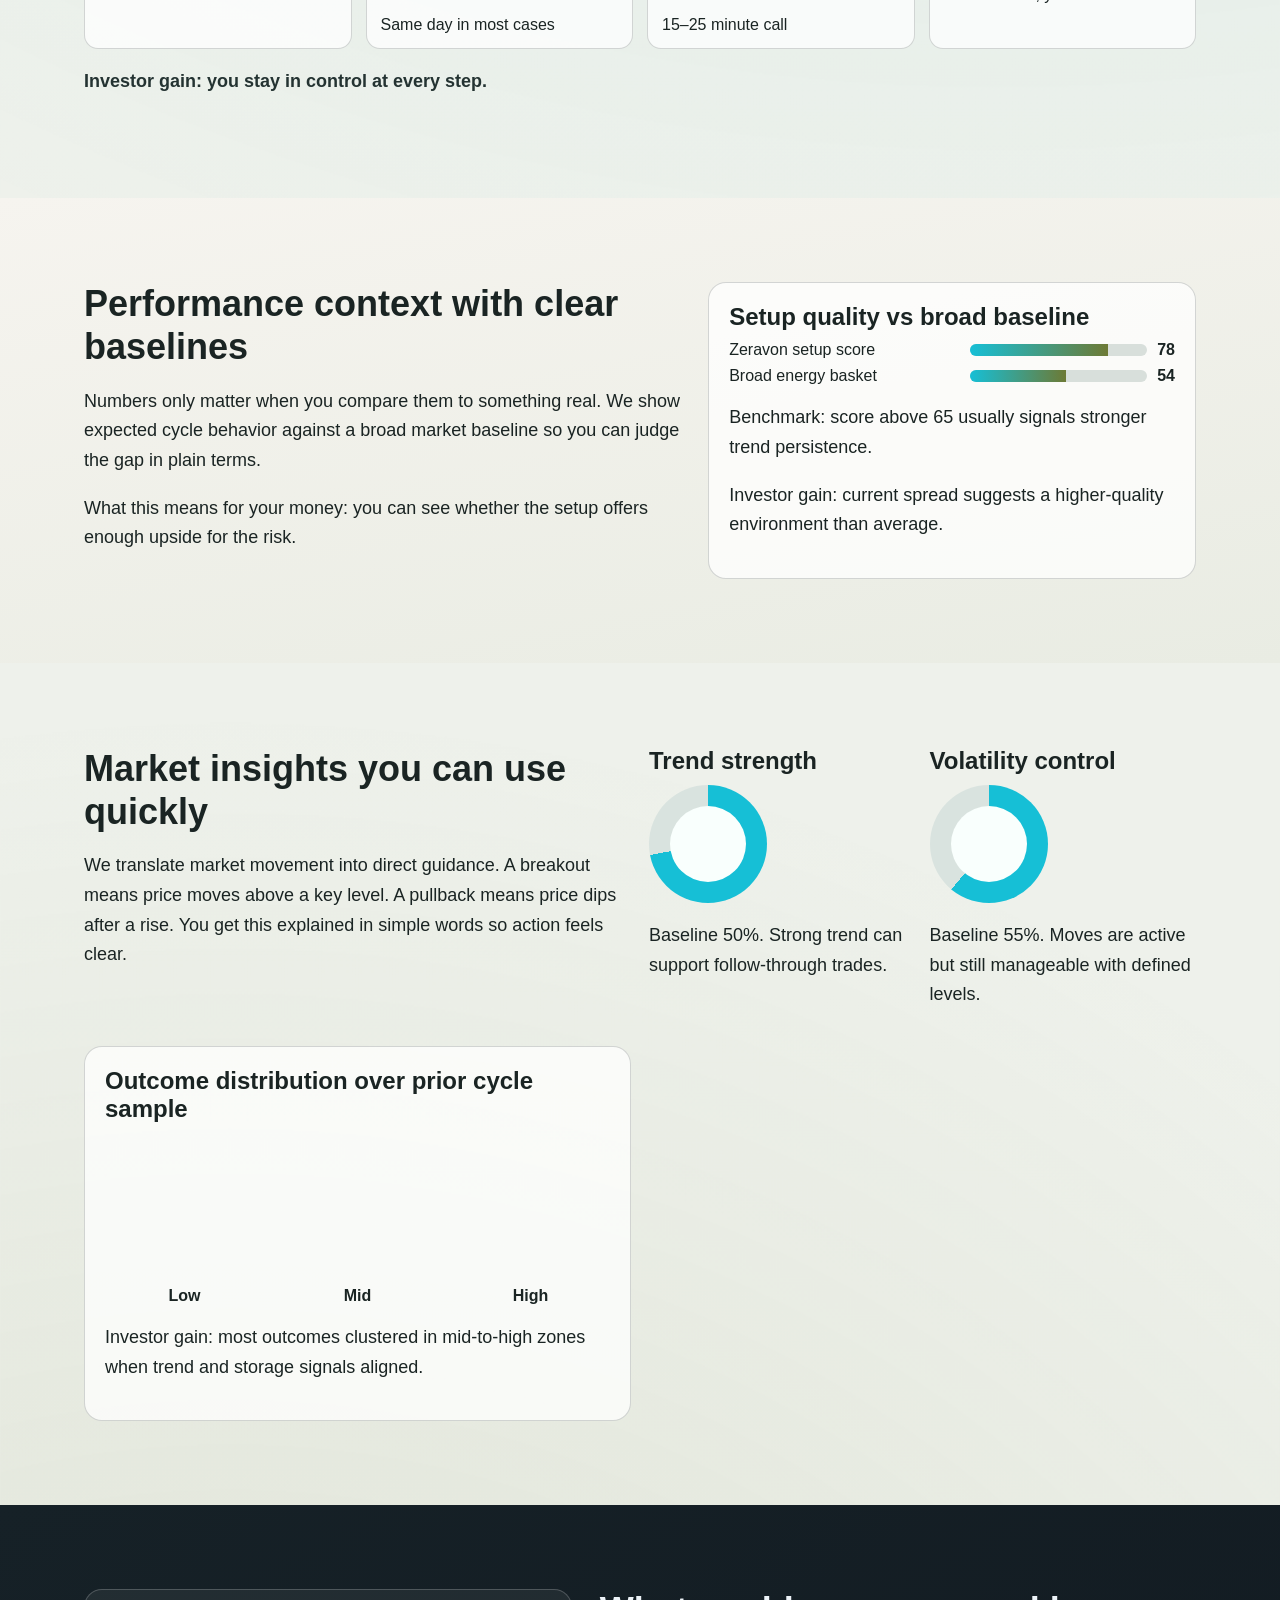
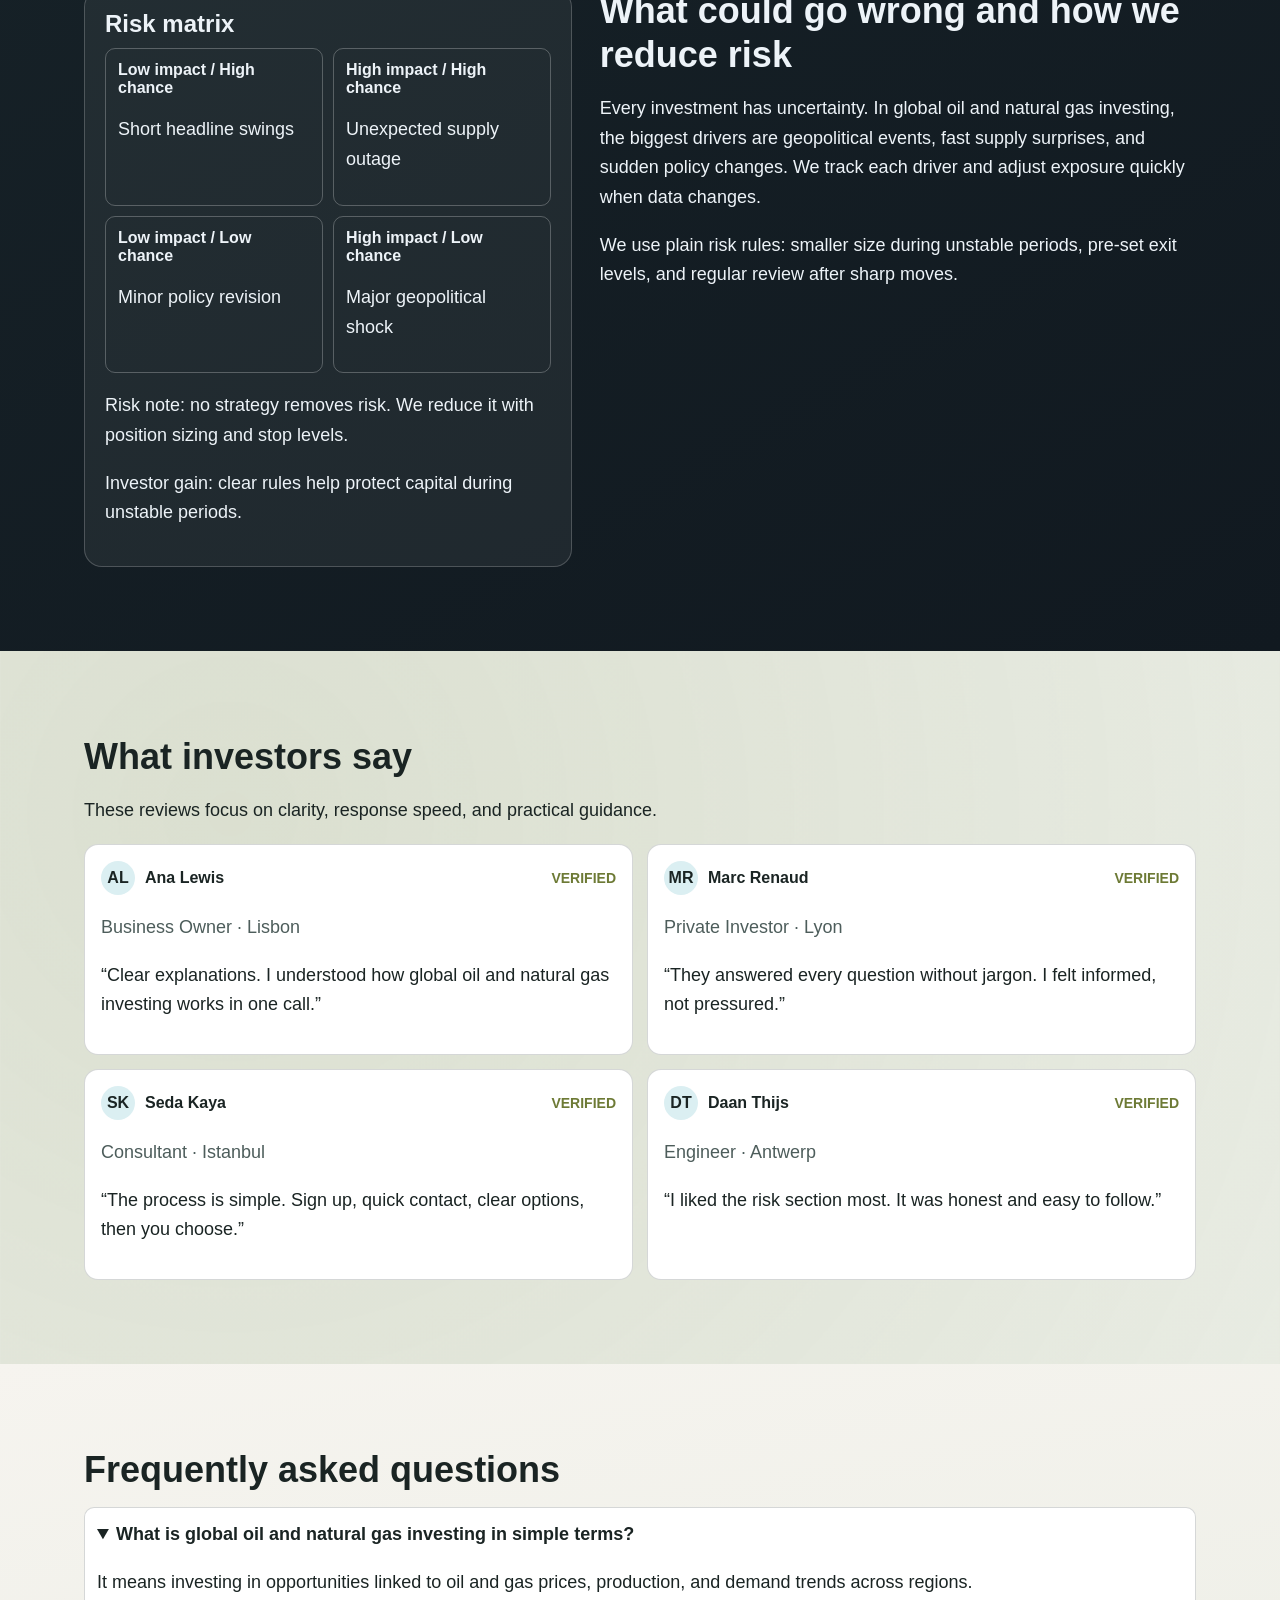
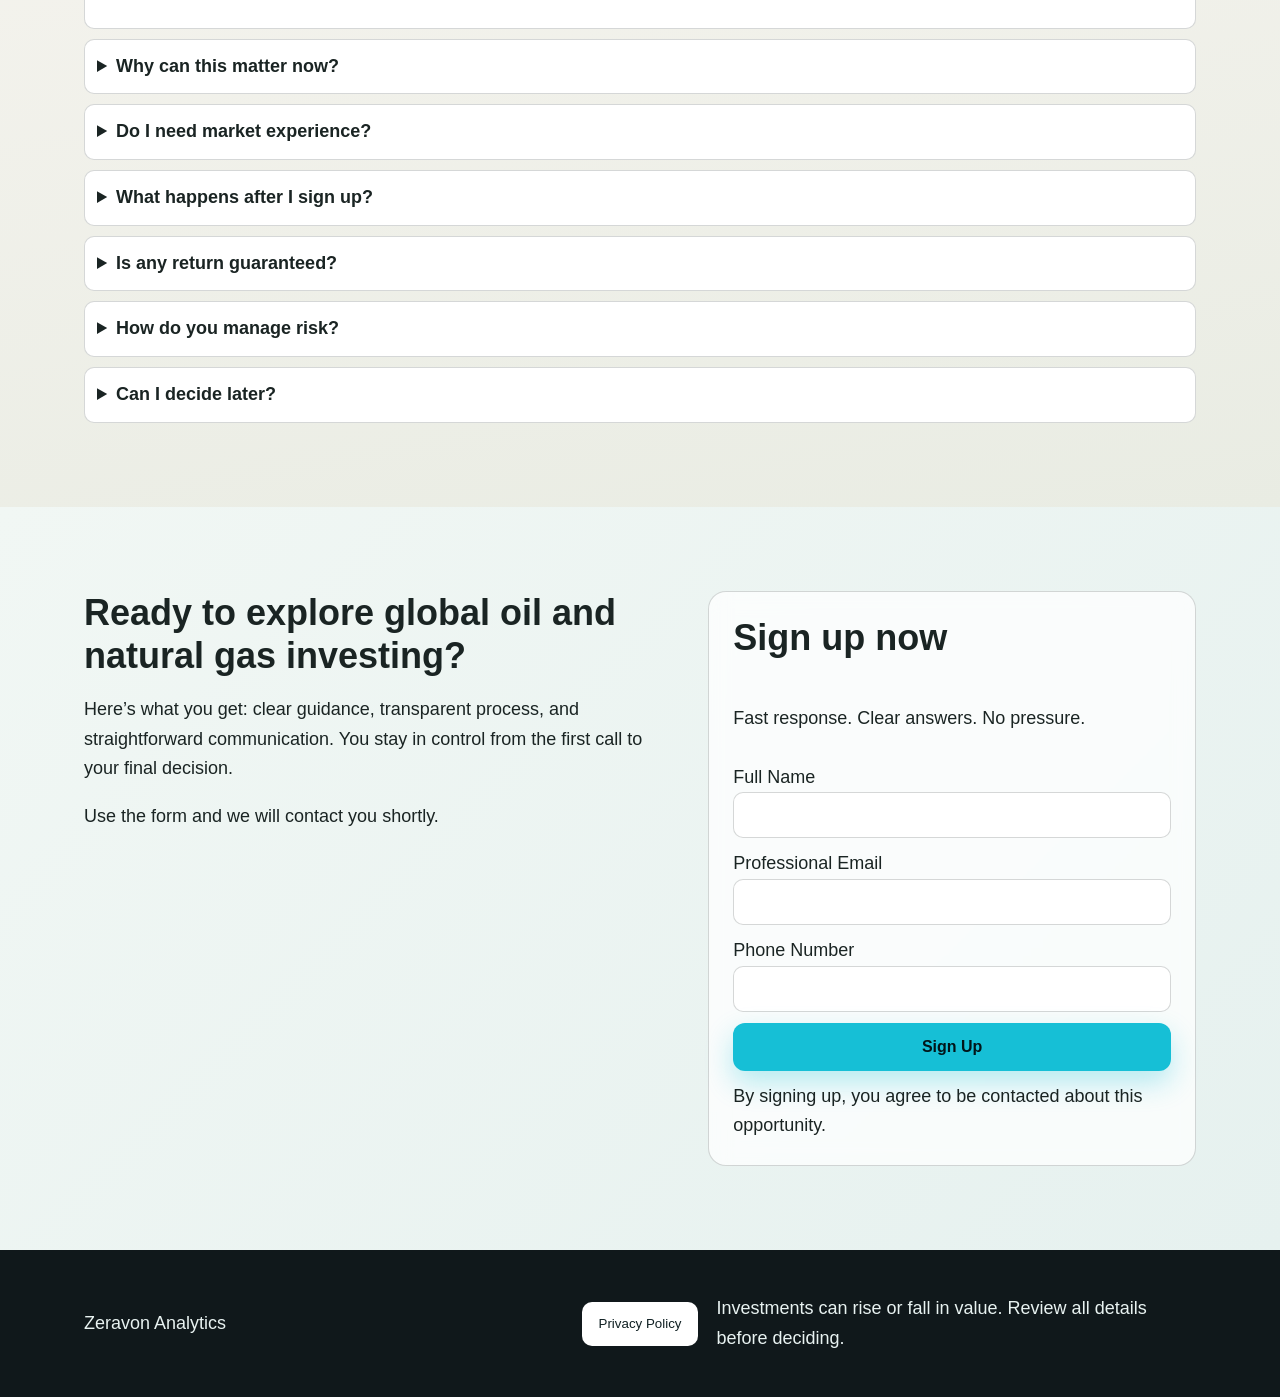
<file: be/index.html>
<!doctype html>
<html lang="en">
<head>
  <meta charset="UTF-8">
  <meta name="viewport" content="width=device-width, initial-scale=1.0">
  <title>Zeravon Analytics Energy Opportunity | BE</title>
  <meta name="description" content="Clear and accessible global oil and natural gas investing page designed for private investors.">
  <link rel="canonical" href="https://www.zeravonanalytics.com/be/index.html">
  <link rel="alternate" hreflang="en" href="https://www.zeravonanalytics.com/index.html">
  <link rel="alternate" hreflang="de" href="https://www.zeravonanalytics.com/de/index.html">
  <link rel="alternate" hreflang="fr" href="https://www.zeravonanalytics.com/fr/index.html">
  <link rel="alternate" hreflang="es" href="https://www.zeravonanalytics.com/es/index.html">
  <link rel="alternate" hreflang="it" href="https://www.zeravonanalytics.com/it/index.html">
  <link rel="alternate" hreflang="tr" href="https://www.zeravonanalytics.com/tr/index.html">
  <link rel="alternate" hreflang="pt" href="https://www.zeravonanalytics.com/pt/index.html">
  <link rel="alternate" hreflang="ja" href="https://www.zeravonanalytics.com/jp/index.html">
  <link rel="alternate" hreflang="sk" href="https://www.zeravonanalytics.com/sk/index.html">
  <link rel="alternate" hreflang="nl-BE" href="https://www.zeravonanalytics.com/be/index.html">
  <link rel="alternate" hreflang="x-default" href="https://www.zeravonanalytics.com/index.html">
  <meta property="og:type" content="website">
  <meta property="og:title" content="Zeravon Analytics Energy Opportunity | BE">
  <meta property="og:description" content="Clear and accessible global oil and natural gas investing page designed for private investors.">
  <meta property="og:url" content="https://www.zeravonanalytics.com/be/index.html">
  <meta property="og:site_name" content="Zeravon Analytics">
  <meta name="twitter:card" content="summary_large_image">
  <meta name="twitter:title" content="Zeravon Analytics Energy Opportunity | BE">
  <meta name="twitter:description" content="Clear and accessible global oil and natural gas investing page designed for private investors.">
  <link rel="stylesheet" href="../assets/style.css">
  <script defer src="../assets/app.js"></script>
</head>
<body>
  <header class="site-header">
    <div class="container header-row">
      <a class="brand" href="../index.html" aria-label="Zeravon Analytics home">Zeravon Analytics</a>
      <nav class="main-nav" aria-label="Main navigation">
        <a href="#why-market">Why Market</a>
        <a href="#model">Model</a>
        <a href="#process">Process</a>
        <a href="#insights">Insights</a>
        <a href="#risk">Risk</a>
        <a href="#faq">FAQ</a>
      </nav>
      <div class="header-actions">
        <div class="lang-switch" data-dropdown>
          <button class="lang-pill" aria-expanded="false" aria-haspopup="true">Nederlands (BE)</button>
          <div class="lang-menu" role="menu">
            <a href="../index.html"><svg viewBox="0 0 60 36" aria-hidden="true"><rect width="60" height="36" fill="#012169"/><path d="M0 0l60 36M60 0L0 36" stroke="#fff" stroke-width="7"/><path d="M0 0l60 36M60 0L0 36" stroke="#c8102e" stroke-width="4"/><path d="M30 0v36M0 18h60" stroke="#fff" stroke-width="12"/><path d="M30 0v36M0 18h60" stroke="#c8102e" stroke-width="7"/></svg>English</a>
            <a href="../de/index.html"><svg viewBox="0 0 60 36" aria-hidden="true"><rect width="60" height="12" fill="#000"/><rect y="12" width="60" height="12" fill="#dd0000"/><rect y="24" width="60" height="12" fill="#ffce00"/></svg>Deutsch</a>
            <a href="../fr/index.html"><svg viewBox="0 0 60 36" aria-hidden="true"><rect width="20" height="36" fill="#0055a4"/><rect x="20" width="20" height="36" fill="#fff"/><rect x="40" width="20" height="36" fill="#ef4135"/></svg>Français</a>
            <a href="../es/index.html"><svg viewBox="0 0 60 36" aria-hidden="true"><rect width="60" height="9" fill="#aa151b"/><rect y="9" width="60" height="18" fill="#f1bf00"/><rect y="27" width="60" height="9" fill="#aa151b"/></svg>Español</a>
            <a href="../it/index.html"><svg viewBox="0 0 60 36" aria-hidden="true"><rect width="20" height="36" fill="#009246"/><rect x="20" width="20" height="36" fill="#fff"/><rect x="40" width="20" height="36" fill="#ce2b37"/></svg>Italiano</a>
            <a href="../tr/index.html"><svg viewBox="0 0 60 36" aria-hidden="true"><rect width="60" height="36" fill="#e30a17"/><circle cx="24" cy="18" r="8" fill="#fff"/><circle cx="27" cy="18" r="6" fill="#e30a17"/><polygon points="34,18 40,15 40,21" fill="#fff"/></svg>Türkçe</a>
            <a href="../pt/index.html"><svg viewBox="0 0 60 36" aria-hidden="true"><rect width="24" height="36" fill="#006600"/><rect x="24" width="36" height="36" fill="#ff0000"/></svg>Português</a>
            <a href="../jp/index.html"><svg viewBox="0 0 60 36" aria-hidden="true"><rect width="60" height="36" fill="#fff"/><circle cx="30" cy="18" r="8" fill="#bc002d"/></svg>日本語</a>
            <a href="../sk/index.html"><svg viewBox="0 0 60 36" aria-hidden="true"><rect width="60" height="12" fill="#fff"/><rect y="12" width="60" height="12" fill="#0b4ea2"/><rect y="24" width="60" height="12" fill="#ee1c25"/></svg>Slovak</a>
            <a href="../be/index.html"><svg viewBox="0 0 60 36" aria-hidden="true"><rect width="20" height="36" fill="#000"/><rect x="20" width="20" height="36" fill="#ffe936"/><rect x="40" width="20" height="36" fill="#ef3340"/></svg>Nederlands (BE)</a>
          </div>
        </div>
        <a class="btn-primary" href="#lead-form">Sign Up</a>
      </div>
      <button class="burger" aria-label="Open menu" aria-expanded="false">☰</button>
    </div>
    <aside class="mobile-drawer" aria-hidden="true">
      <button class="drawer-close" aria-label="Close menu">✕</button>
      <nav aria-label="Mobile navigation">
        <a href="#why-market">Why Market</a>
        <a href="#model">Model</a>
        <a href="#process">Process</a>
        <a href="#insights">Insights</a>
        <a href="#risk">Risk</a>
        <a href="#faq">FAQ</a>
      </nav>
      <div class="lang-switch" data-dropdown>
        <button class="lang-pill" aria-expanded="false" aria-haspopup="true">Nederlands (BE)</button>
        <div class="lang-menu" role="menu">
          <a href="../index.html"><svg viewBox="0 0 60 36" aria-hidden="true"><rect width="60" height="36" fill="#012169"/></svg>English</a>
          <a href="../de/index.html"><svg viewBox="0 0 60 36" aria-hidden="true"><rect width="60" height="12" fill="#000"/><rect y="12" width="60" height="12" fill="#dd0000"/><rect y="24" width="60" height="12" fill="#ffce00"/></svg>Deutsch</a>
          <a href="../fr/index.html"><svg viewBox="0 0 60 36" aria-hidden="true"><rect width="20" height="36" fill="#0055a4"/><rect x="20" width="20" height="36" fill="#fff"/><rect x="40" width="20" height="36" fill="#ef4135"/></svg>Français</a>
          <a href="../es/index.html"><svg viewBox="0 0 60 36" aria-hidden="true"><rect width="60" height="9" fill="#aa151b"/><rect y="9" width="60" height="18" fill="#f1bf00"/><rect y="27" width="60" height="9" fill="#aa151b"/></svg>Español</a>
          <a href="../it/index.html"><svg viewBox="0 0 60 36" aria-hidden="true"><rect width="20" height="36" fill="#009246"/><rect x="20" width="20" height="36" fill="#fff"/><rect x="40" width="20" height="36" fill="#ce2b37"/></svg>Italiano</a>
          <a href="../tr/index.html"><svg viewBox="0 0 60 36" aria-hidden="true"><rect width="60" height="36" fill="#e30a17"/></svg>Türkçe</a>
          <a href="../pt/index.html"><svg viewBox="0 0 60 36" aria-hidden="true"><rect width="24" height="36" fill="#006600"/><rect x="24" width="36" height="36" fill="#ff0000"/></svg>Português</a>
          <a href="../jp/index.html"><svg viewBox="0 0 60 36" aria-hidden="true"><rect width="60" height="36" fill="#fff"/><circle cx="30" cy="18" r="8" fill="#bc002d"/></svg>日本語</a>
          <a href="../sk/index.html"><svg viewBox="0 0 60 36" aria-hidden="true"><rect width="60" height="12" fill="#fff"/><rect y="12" width="60" height="12" fill="#0b4ea2"/><rect y="24" width="60" height="12" fill="#ee1c25"/></svg>Slovak</a>
          <a href="../be/index.html"><svg viewBox="0 0 60 36" aria-hidden="true"><rect width="20" height="36" fill="#000"/><rect x="20" width="20" height="36" fill="#ffe936"/><rect x="40" width="20" height="36" fill="#ef3340"/></svg>Nederlands(BE)</a>
        </div>
      </div>
      <a class="btn-primary" href="#lead-form">Sign Up</a>
    </aside>
  </header>

  <main>
    <section class="hero section-shell" id="lead-form">
      <div class="hero-glow"></div>
      <div class="container hero-grid">
        <div>
          <h1>Global oil and natural gas investing for private investors</h1>
          <p>Zeravon Analytics gives you a clear way to follow global oil and natural gas investing. Energy demand is rising as countries add power, transport, and industry. You get a practical process, plain updates, and a direct view of where opportunity may appear. After you sign up, we reach out shortly to guide you and answer questions.</p>
          <div class="performance-panel" aria-label="Performance range">
            <div>
              <p class="value">8–15%</p>
              <p class="label">Typical monthly outcome range</p>
            </div>
            <div>
              <p class="value">80–200%</p>
              <p class="label">Observed annual range in strong cycles</p>
            </div>
            <p class="micro">Returns depend on market conditions. Not guaranteed.</p>
          </div>
        </div>
        <form class="lead-form" aria-label="Hero sign up form">
          <h2>Start with a clear plan</h2>
          <p>Tell us where to contact you. We reply quickly and explain next steps in plain language.</p>
          <label>Full Name<input type="text" name="name" required></label>
          <label>Professional Email<input type="email" name="email" required></label>
          <label>Phone Number<input type="tel" name="phone" required></label>
          <button type="submit" class="btn-primary">Sign Up</button>
          <small>Your details stay private. We only use them to contact you about this offer.</small>
        </form>
      </div>
    </section>

    <section class="kpi-strip section-shell">
      <div class="container kpi-grid">
        <article><h2>Energy use keeps expanding</h2><p>Global oil and natural gas investing is tied to real demand. New transport routes, manufacturing growth, and power grid upgrades all require fuel now, not years later. When demand stays firm, pricing strength can support better entry and exit opportunities.</p><strong>+1.9M bpd</strong><span>Projected daily oil demand growth baseline</span><p class="meaning">What it means: demand pressure can support prices even when headlines are noisy.</p></article>
        <article><h2>Supply discipline still matters</h2><p>Producers are selective with new projects because large drilling programs cost time and money. This can slow supply growth and tighten the balance between buyers and sellers. Tight balance can create windows where prices move fast.</p><strong>11–14 months</strong><span>Typical timeline from project approval to first output</span><p class="meaning">Investor gain: timing gaps can create clearer momentum entries.</p></article>
        <article><h2>Natural gas links to power demand</h2><p>Natural gas is often used to balance power grids when wind or solar output drops. That practical role keeps demand active in many regions. It also connects gas pricing to weather, storage levels, and industrial activity.</p><strong>34%</strong><span>Share of gas demand tied to power and industry baseline</span><p class="meaning">Investor gain: multiple demand drivers can reduce single-source pressure.</p></article>
      </div>
    </section>

    <section id="why-market" class="section-shell">
      <div class="container split">
        <div>
          <h2>Why global oil and natural gas investing matters now</h2>
          <p>Here is the simple story. Demand is still real, supply growth is uneven, and many regions need steady fuel for transport and power. This setup can produce strong cycles when one side of the market moves faster than the other.</p>
          <p>We track the drivers in plain steps so you can see what is changing before you decide.</p>
        </div>
        <div class="waterfall-card">
          <h3>Cycle driver map</h3>
          <ul>
            <li><span>Demand trend</span><b>+4</b></li>
            <li><span>Storage draw</span><b>+3</b></li>
            <li><span>Project delays</span><b>+2</b></li>
            <li><span>Policy shocks</span><b>-1</b></li>
          </ul>
          <p>Baseline: neutral cycle score 0. Current combined score: +8. Investor gain: higher score often means stronger price follow-through.</p>
        </div>
      </div>
    </section>

    <section id="model" class="section-shell alt">
      <div class="container split reverse">
        <div class="architecture">
          <h3>How the model works</h3>
          <ol>
            <li><b>Data intake:</b> we gather market price, shipment flow, and storage updates.</li>
            <li><b>Signal check:</b> we compare trend strength vs a 12-month baseline.</li>
            <li><b>Entry map:</b> we flag setup quality and possible timing windows.</li>
            <li><b>Risk filter:</b> we set stop zones to cap downside.</li>
            <li><b>Review:</b> we adjust when market facts change.</li>
          </ol>
          <p>Investor implication: you get a repeatable process instead of random decisions.</p>
        </div>
        <div>
          <h2>A clear model for global oil and natural gas investing</h2>
          <p>This is not a black box. You can see each step, what data supports it, and what could invalidate it. That keeps expectations realistic and helps you decide with confidence.</p>
          <p>Here’s what you get: simple setup scoring, clear risk boundaries, and direct communication on the next step.</p>
        </div>
      </div>
    </section>

    <section id="process" class="section-shell">
      <div class="container">
        <h2>Process timeline from sign-up to decision</h2>
        <p>We keep the path simple. You do not need technical background. You only need to share your contact details so we can explain your options clearly.</p>
        <div class="timeline">
          <article><h3>Step 1</h3><p>Sign up with your name, email, and phone number.</p><span>~1 minute</span></article>
          <article><h3>Step 2</h3><p>We reach out shortly to confirm your details and goals.</p><span>Same day in most cases</span></article>
          <article><h3>Step 3</h3><p>We answer your questions and explain market setup in plain English.</p><span>15–25 minute call</span></article>
          <article><h3>Step 4</h3><p>You decide if you want to continue. No pressure.</p><span>Your timeline, your choice</span></article>
        </div>
        <p class="meaning">Investor gain: you stay in control at every step.</p>
      </div>
    </section>

    <section class="section-shell alt" id="metrics">
      <div class="container split">
        <div>
          <h2>Performance context with clear baselines</h2>
          <p>Numbers only matter when you compare them to something real. We show expected cycle behavior against a broad market baseline so you can judge the gap in plain terms.</p>
          <p>What this means for your money: you can see whether the setup offers enough upside for the risk.</p>
        </div>
        <div class="comparison-card">
          <h3>Setup quality vs broad baseline</h3>
          <div class="bar-row"><span>Zeravon setup score</span><div><i style="width:78%"></i></div><b>78</b></div>
          <div class="bar-row"><span>Broad energy basket</span><div><i style="width:54%"></i></div><b>54</b></div>
          <p>Benchmark: score above 65 usually signals stronger trend persistence.</p>
          <p>Investor gain: current spread suggests a higher-quality environment than average.</p>
        </div>
      </div>
    </section>

    <section id="insights" class="section-shell">
      <div class="container insights-grid">
        <div>
          <h2>Market insights you can use quickly</h2>
          <p>We translate market movement into direct guidance. A breakout means price moves above a key level. A pullback means price dips after a rise. You get this explained in simple words so action feels clear.</p>
        </div>
        <div class="rings">
          <article><h3>Trend strength</h3><div class="ring" style="--pct:72">72%</div><p>Baseline 50%. Strong trend can support follow-through trades.</p></article>
          <article><h3>Volatility control</h3><div class="ring" style="--pct:61">61%</div><p>Baseline 55%. Moves are active but still manageable with defined levels.</p></article>
        </div>
        <div class="distribution">
          <h3>Outcome distribution over prior cycle sample</h3>
          <div class="vbars"><span><i style="height:24%"></i><b>Low</b></span><span><i style="height:58%"></i><b>Mid</b></span><span><i style="height:82%"></i><b>High</b></span></div>
          <p>Investor gain: most outcomes clustered in mid-to-high zones when trend and storage signals aligned.</p>
        </div>
      </div>
    </section>

    <section id="risk" class="section-shell dark">
      <div class="container split reverse">
        <div class="risk-matrix">
          <h3>Risk matrix</h3>
          <div class="matrix-grid">
            <div><b>Low impact / High chance</b><p>Short headline swings</p></div>
            <div><b>High impact / High chance</b><p>Unexpected supply outage</p></div>
            <div><b>Low impact / Low chance</b><p>Minor policy revision</p></div>
            <div><b>High impact / Low chance</b><p>Major geopolitical shock</p></div>
          </div>
          <p>Risk note: no strategy removes risk. We reduce it with position sizing and stop levels.</p>
          <p>Investor gain: clear rules help protect capital during unstable periods.</p>
        </div>
        <div>
          <h2>What could go wrong and how we reduce risk</h2>
          <p>Every investment has uncertainty. In global oil and natural gas investing, the biggest drivers are geopolitical events, fast supply surprises, and sudden policy changes. We track each driver and adjust exposure quickly when data changes.</p>
          <p>We use plain risk rules: smaller size during unstable periods, pre-set exit levels, and regular review after sharp moves.</p>
        </div>
      </div>
    </section>

    <section class="section-shell" id="reviews">
      <div class="container">
        <h2>What investors say</h2>
        <p>These reviews focus on clarity, response speed, and practical guidance.</p>
        <div class="reviews-grid">
          <article><div class="rev-head"><span class="avatar">AL</span><strong>Ana Lewis</strong><em>VERIFIED</em></div><p class="meta">Business Owner · Lisbon</p><p>“Clear explanations. I understood how global oil and natural gas investing works in one call.”</p></article>
          <article><div class="rev-head"><span class="avatar">MR</span><strong>Marc Renaud</strong><em>VERIFIED</em></div><p class="meta">Private Investor · Lyon</p><p>“They answered every question without jargon. I felt informed, not pressured.”</p></article>
          <article><div class="rev-head"><span class="avatar">SK</span><strong>Seda Kaya</strong><em>VERIFIED</em></div><p class="meta">Consultant · Istanbul</p><p>“The process is simple. Sign up, quick contact, clear options, then you choose.”</p></article>
          <article><div class="rev-head"><span class="avatar">DT</span><strong>Daan Thijs</strong><em>VERIFIED</em></div><p class="meta">Engineer · Antwerp</p><p>“I liked the risk section most. It was honest and easy to follow.”</p></article>
        </div>
      </div>
    </section>

    <section id="faq" class="section-shell alt">
      <div class="container">
        <h2>Frequently asked questions</h2>
        <div class="faq-list">
          <details open><summary>What is global oil and natural gas investing in simple terms?</summary><p>It means investing in opportunities linked to oil and gas prices, production, and demand trends across regions.</p></details>
          <details><summary>Why can this matter now?</summary><p>Energy demand remains strong in many sectors, while supply growth can be uneven. That mix can create active market cycles.</p></details>
          <details><summary>Do I need market experience?</summary><p>No. We explain each step in plain English and answer your questions before you decide.</p></details>
          <details><summary>What happens after I sign up?</summary><p>After you sign up, we usually reach out shortly to confirm details and answer questions.</p></details>
          <details><summary>Is any return guaranteed?</summary><p>No. Returns depend on market conditions and are never guaranteed.</p></details>
          <details><summary>How do you manage risk?</summary><p>We use position sizing, stop levels, and ongoing review so downside stays controlled as much as possible.</p></details>
          <details><summary>Can I decide later?</summary><p>Yes. You can review the information and choose your next step on your own timeline.</p></details>
        </div>
      </div>
    </section>

    <section class="section-shell final-cta" id="contact">
      <div class="container split">
        <div>
          <h2>Ready to explore global oil and natural gas investing?</h2>
          <p>Here’s what you get: clear guidance, transparent process, and straightforward communication. You stay in control from the first call to your final decision.</p>
          <p>Use the form and we will contact you shortly.</p>
        </div>
        <form class="lead-form" aria-label="Final sign up form">
          <h2>Sign up now</h2>
          <p>Fast response. Clear answers. No pressure.</p>
          <label>Full Name<input type="text" name="name" required></label>
          <label>Professional Email<input type="email" name="email" required></label>
          <label>Phone Number<input type="tel" name="phone" required></label>
          <button type="submit" class="btn-primary">Sign Up</button>
          <small>By signing up, you agree to be contacted about this opportunity.</small>
        </form>
      </div>
    </section>
  </main>

  <footer class="site-footer">
    <div class="container footer-row">
      <p>Zeravon Analytics</p>
      <button class="privacy-open" type="button">Privacy Policy</button>
      <p>Investments can rise or fall in value. Review all details before deciding.</p>
    </div>
  </footer>

  <div class="modal" id="privacy-modal" aria-hidden="true" role="dialog" aria-modal="true" aria-labelledby="privacy-title">
    <div class="modal-card" tabindex="-1">
      <button class="modal-x" aria-label="Close privacy policy">✕</button>
      <h2 id="privacy-title">Privacy Policy</h2>
      <h3>Introduction</h3><p>We explain clearly how we collect and use your personal information.</p>
      <h3>Data collection</h3><p>We collect the details you submit: full name, professional email, and phone number.</p>
      <h3>Legal basis</h3><p>We process your data based on your consent and our legitimate need to respond to your request.</p>
      <h3>Cookies</h3><p>We use essential cookies for site function and basic analytics to improve experience.</p>
      <h3>Retention</h3><p>We keep your data only as long as needed to support communication and legal obligations.</p>
      <h3>Third-party sharing</h3><p>We may share limited data with trusted service providers that help us run communication systems.</p>
      <h3>Security</h3><p>We use technical and organizational safeguards to protect your information.</p>
      <h3>User rights</h3><p>You can request access, correction, deletion, or restriction of processing where law allows.</p>
      <h3>International transfers</h3><p>Your data may be processed in other countries with suitable contractual protections.</p>
      <h3>Industry risk disclosure</h3><p>Energy market investments involve volatility, and no outcome is guaranteed.</p>
      <h3>Contact</h3><p>Email: privacy@zeravonanalytics.com</p>
      <div class="modal-footer"><button class="modal-close" type="button">Close</button></div>
    </div>
  </div>

  <script type="application/ld+json">
  {
    "@context": "https://schema.org",
    "@graph": [
      {"@type":"Organization","name":"Zeravon Analytics","url":"https://www.zeravonanalytics.com"},
      {"@type":"WebSite","name":"Zeravon Analytics","url":"https://www.zeravonanalytics.com"},
      {"@type":"FAQPage","mainEntity":[
        {"@type":"Question","name":"What is global oil and natural gas investing in simple terms?","acceptedAnswer":{"@type":"Answer","text":"It means investing in opportunities linked to oil and gas prices, production, and demand trends across regions."}},
        {"@type":"Question","name":"What happens after I sign up?","acceptedAnswer":{"@type":"Answer","text":"After you sign up, we usually reach out shortly to confirm details and answer questions."}}
      ]},
      {"@type":"Review","author":{"@type":"Person","name":"Ana Lewis"},"reviewBody":"Clear explanations and useful guidance.","itemReviewed":{"@type":"Service","name":"Zeravon Analytics investor guidance"}}
    ]
  }
  </script>
</body>
</html>
</file>
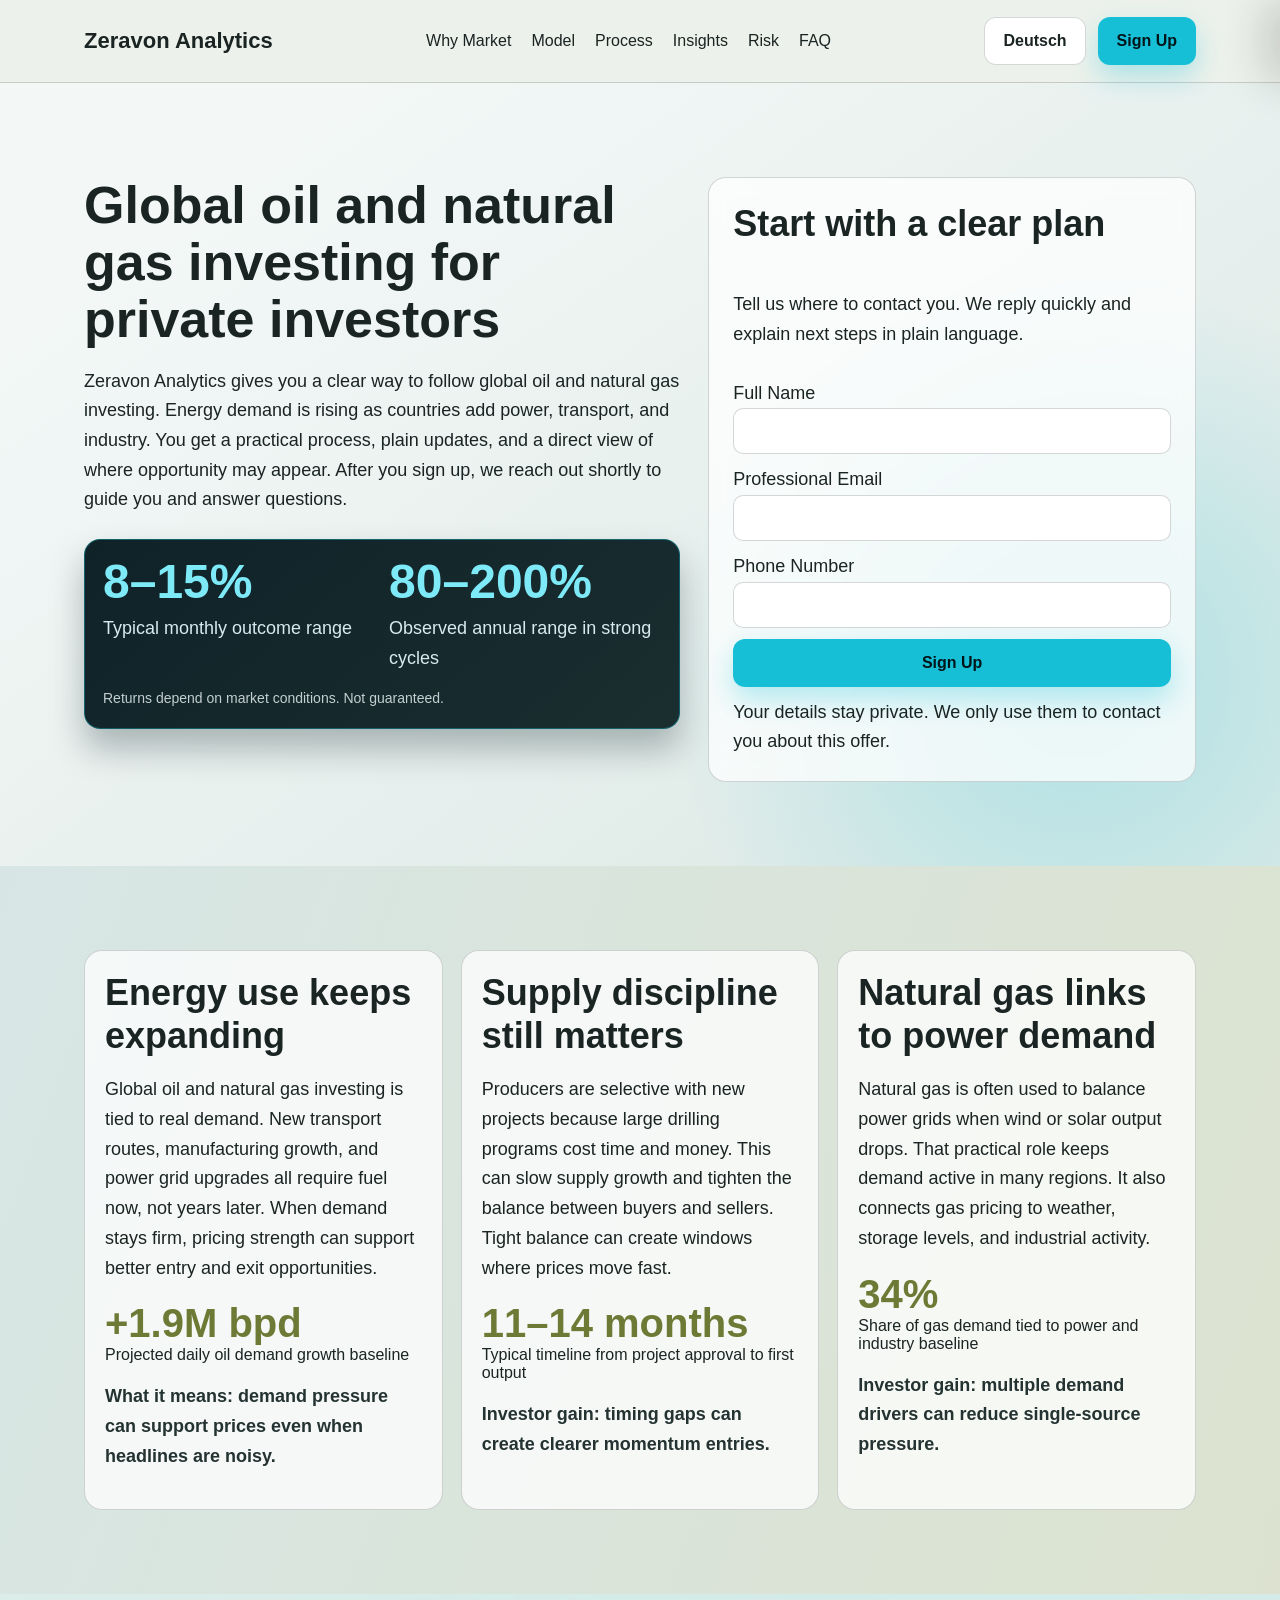
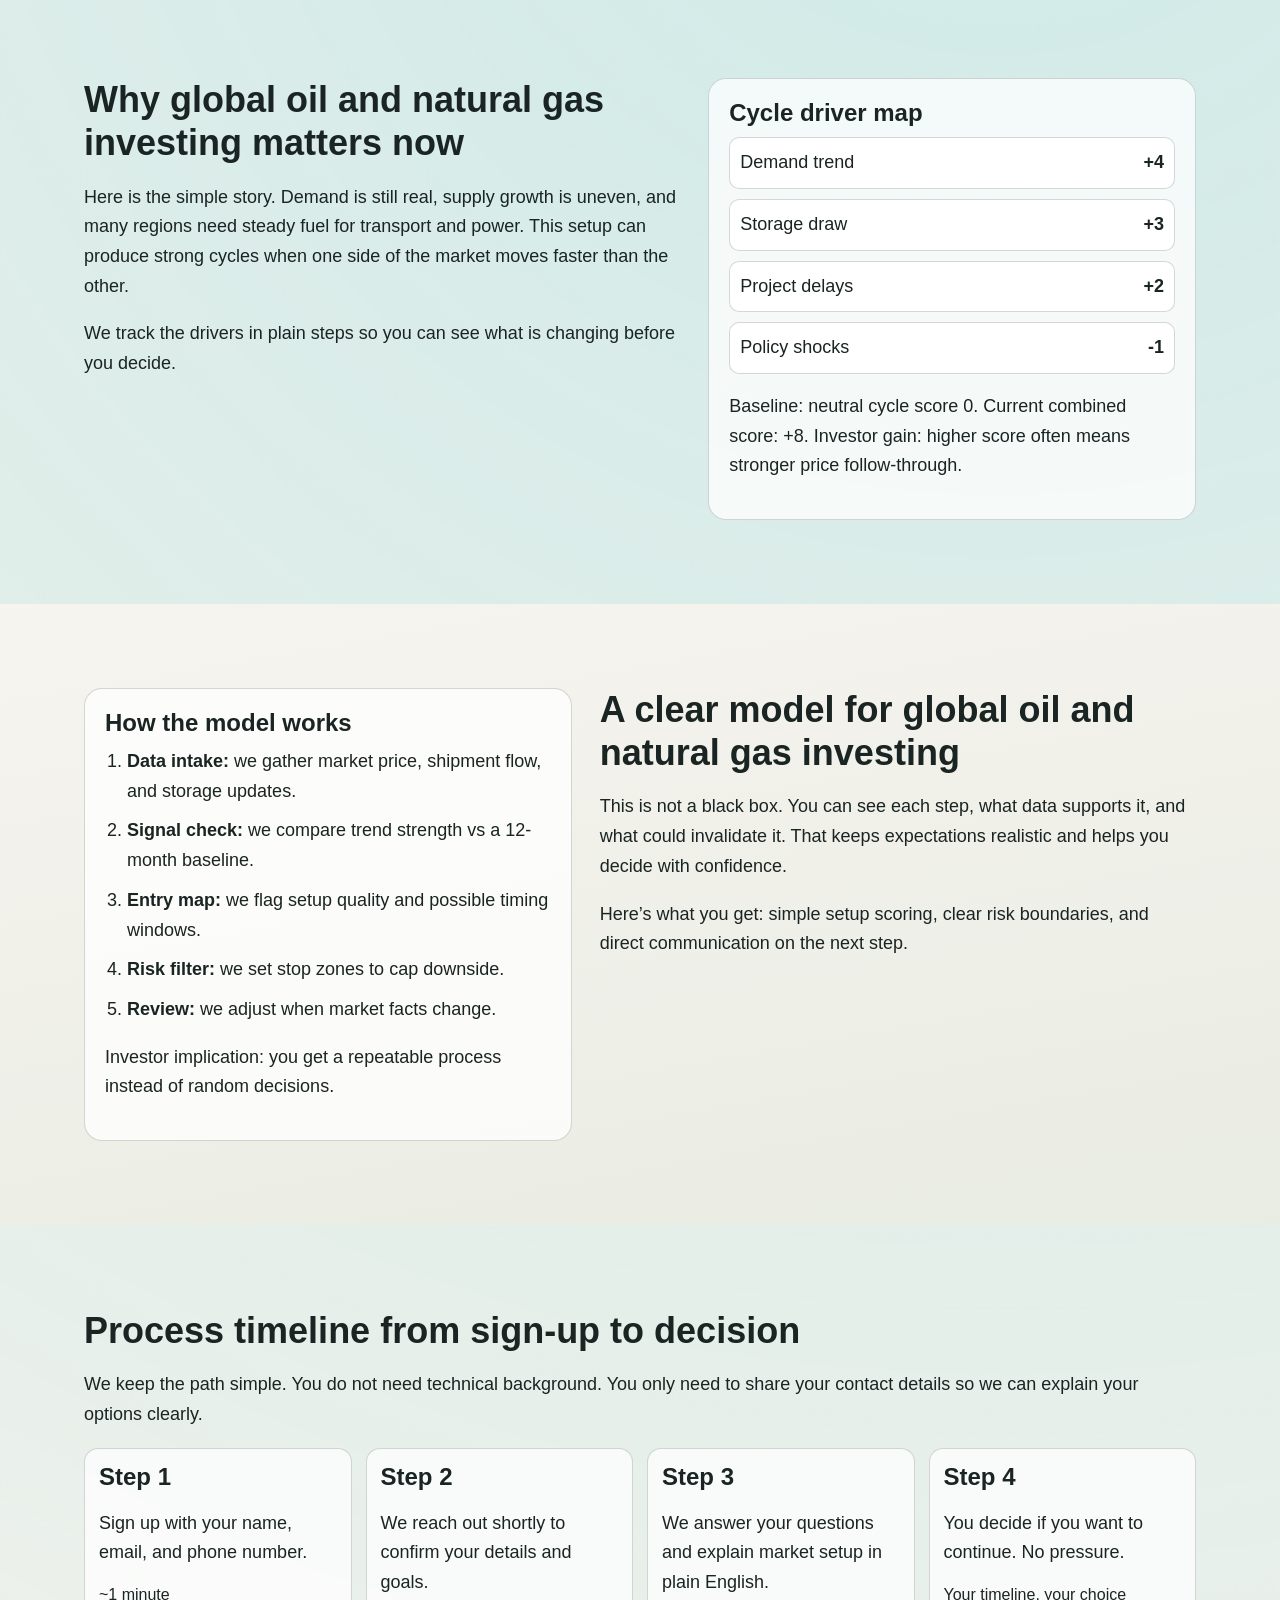
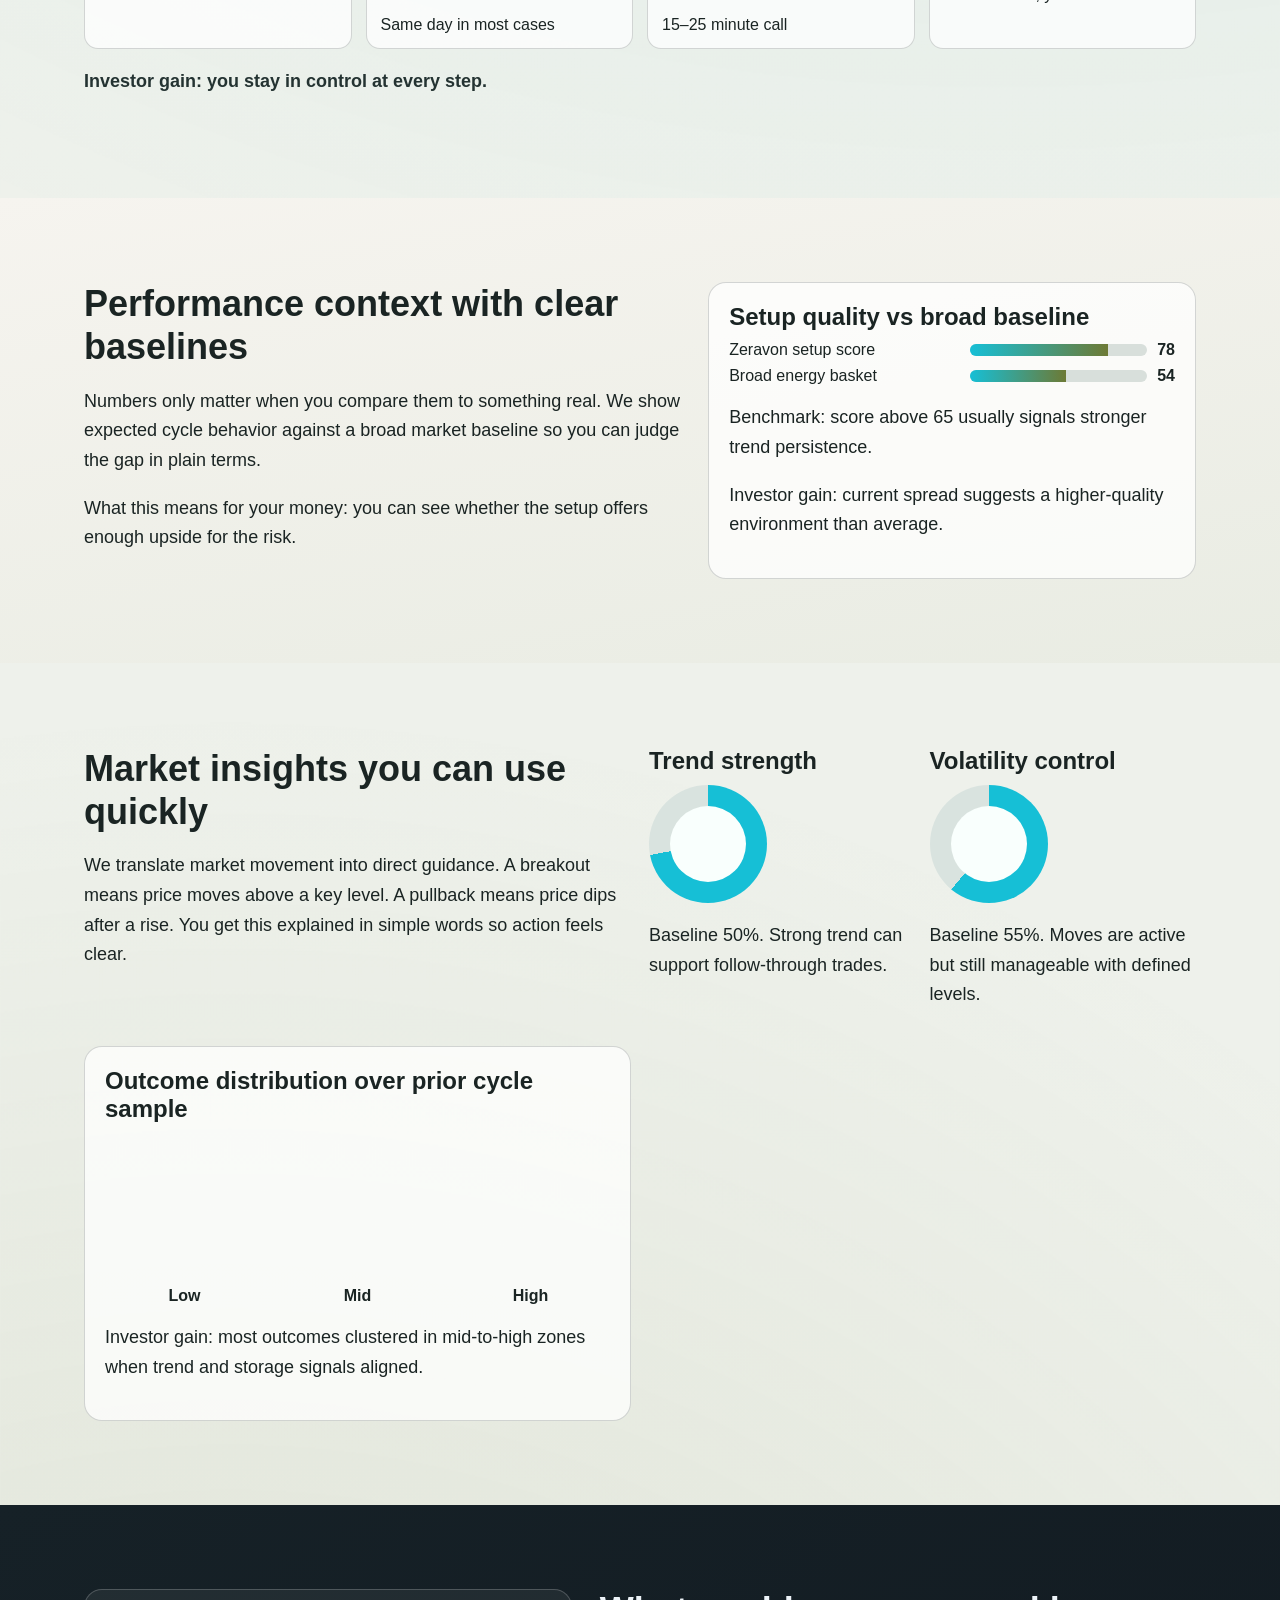
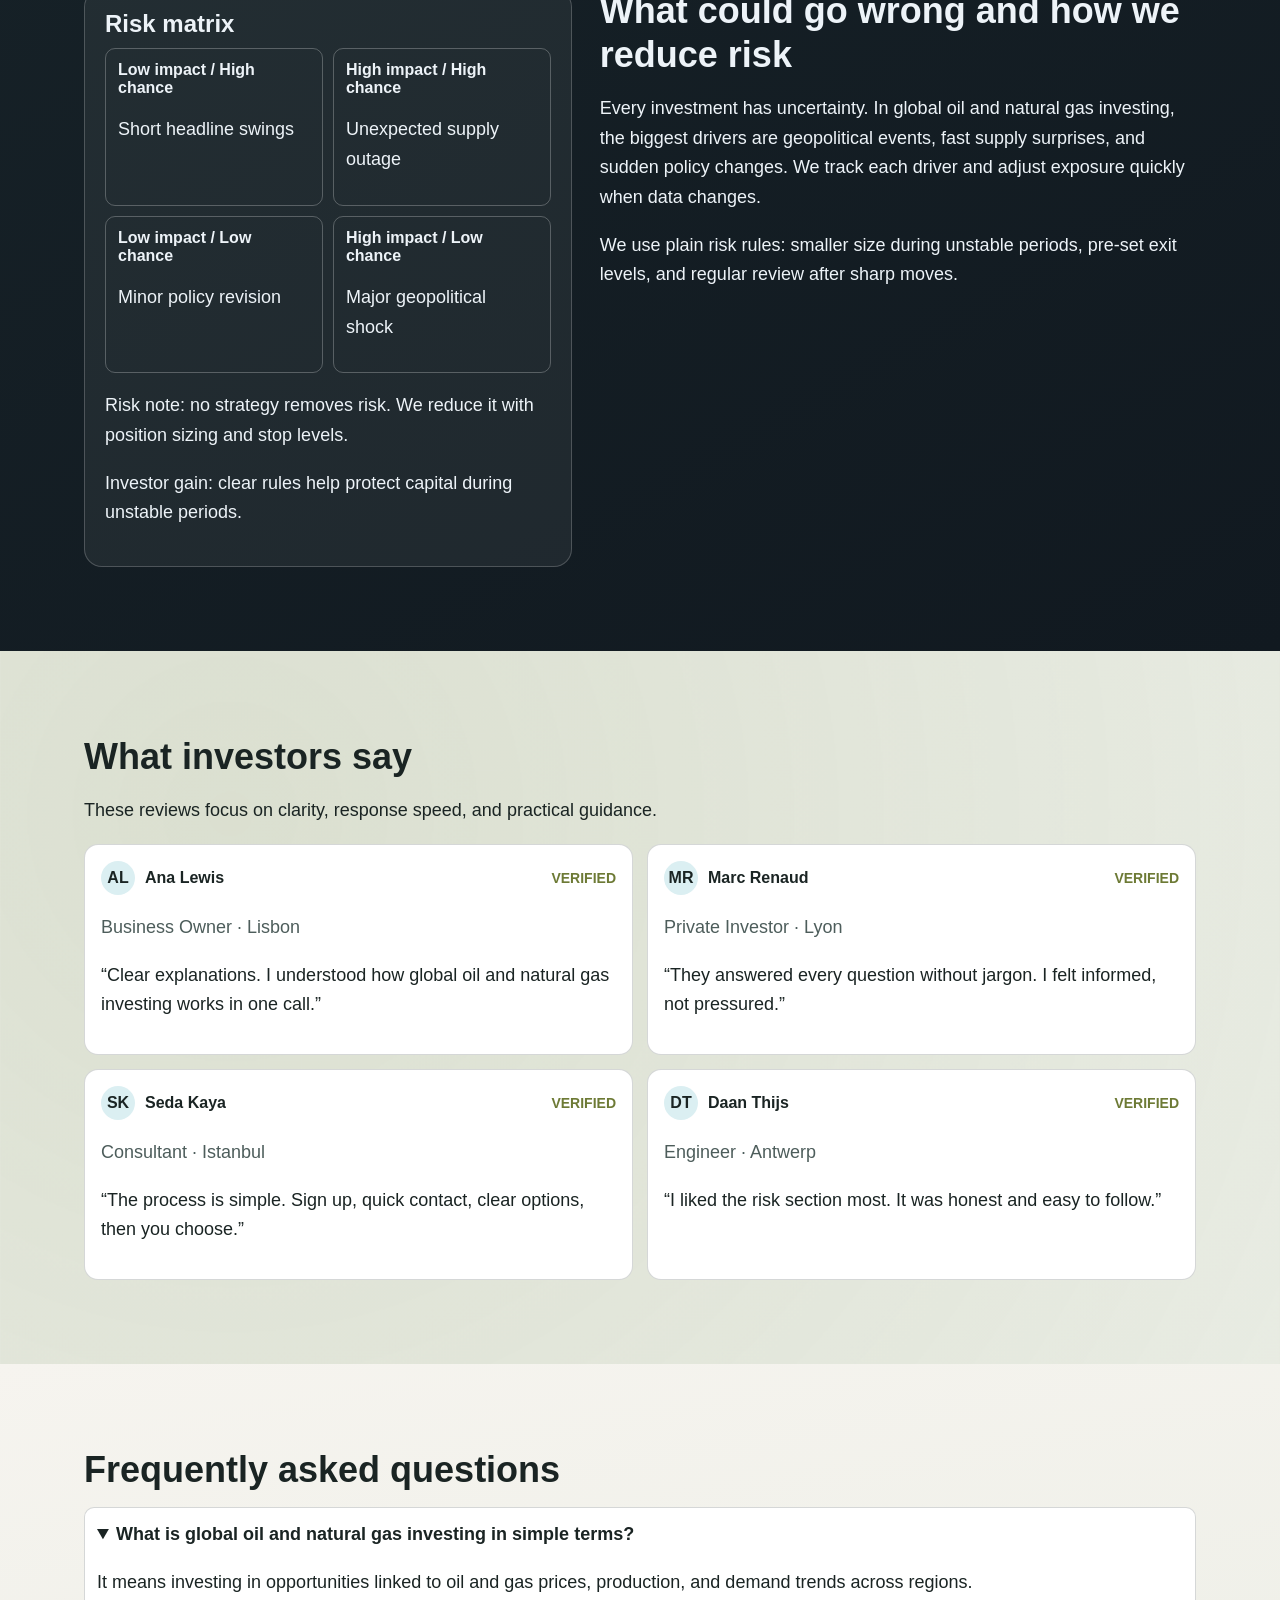
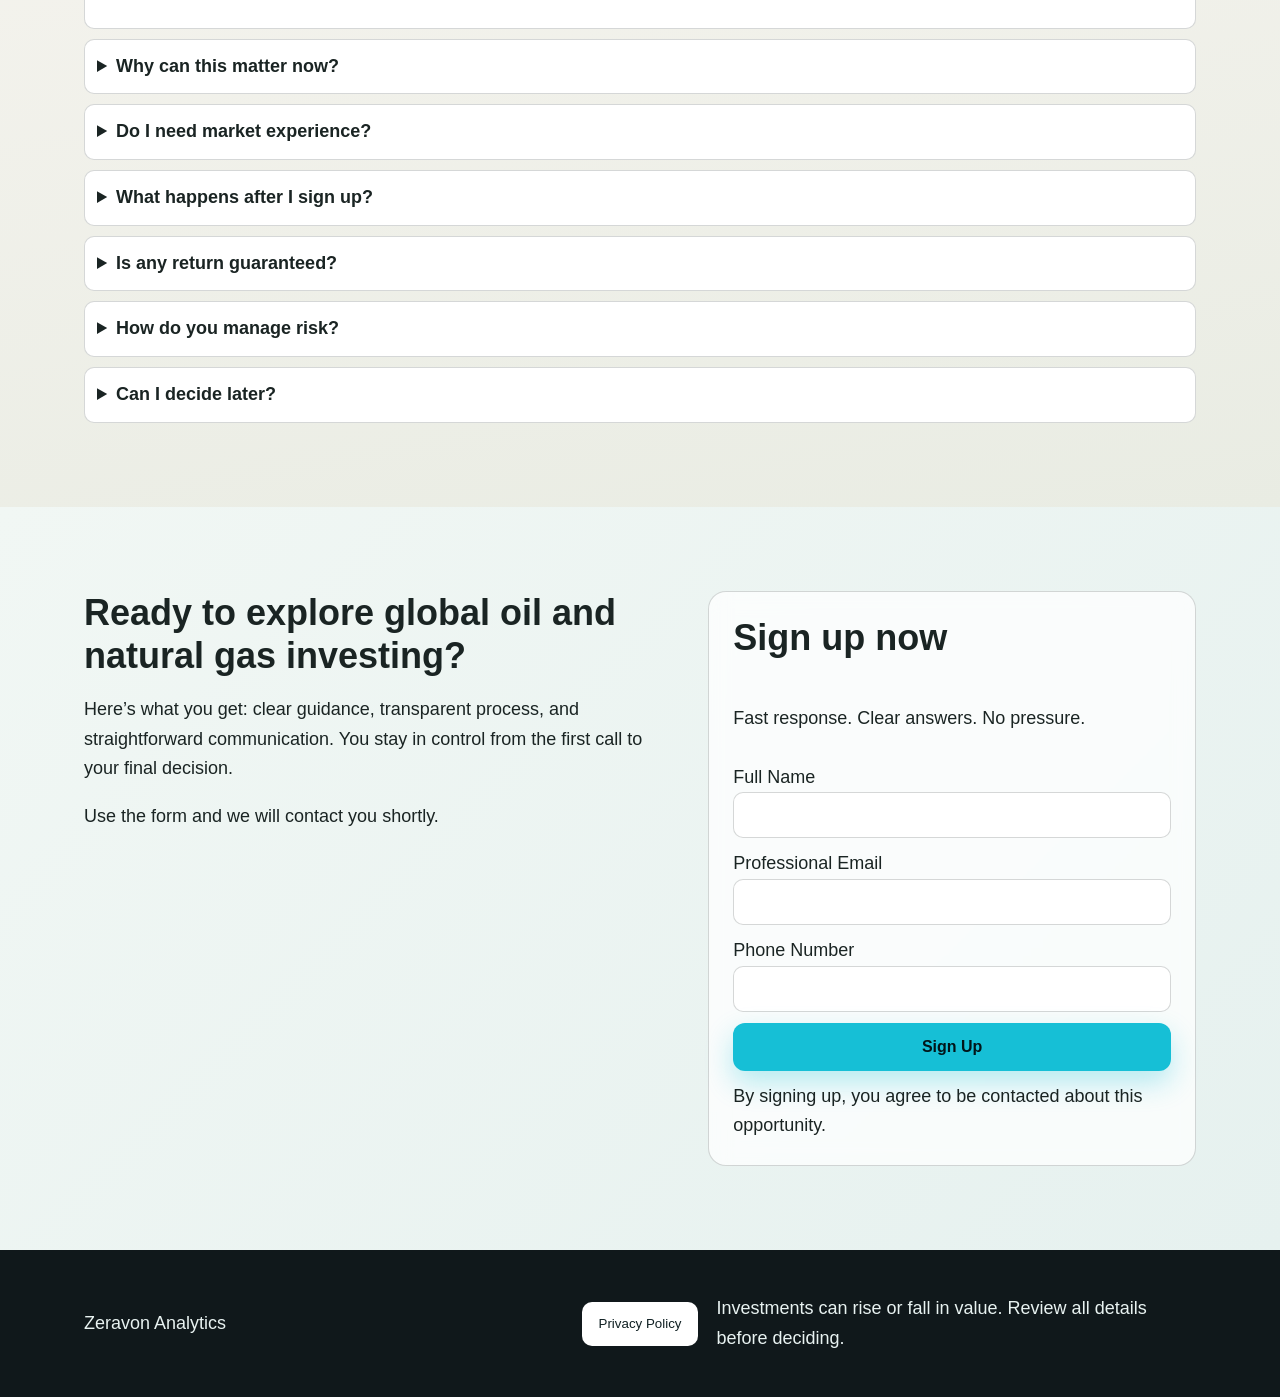
<file: de/index.html>
<!doctype html>
<html lang="en">
<head>
  <meta charset="UTF-8">
  <meta name="viewport" content="width=device-width, initial-scale=1.0">
  <title>Global Oil & Natural Gas Investing Insights | Zeravon Analytics DE</title>
  <meta name="description" content="Explore global oil and natural gas investing with clear steps, risk notes, and direct support in English.">
  <link rel="canonical" href="https://www.zeravonanalytics.com/de/index.html">
  <link rel="alternate" hreflang="en" href="https://www.zeravonanalytics.com/index.html">
  <link rel="alternate" hreflang="de" href="https://www.zeravonanalytics.com/de/index.html">
  <link rel="alternate" hreflang="fr" href="https://www.zeravonanalytics.com/fr/index.html">
  <link rel="alternate" hreflang="es" href="https://www.zeravonanalytics.com/es/index.html">
  <link rel="alternate" hreflang="it" href="https://www.zeravonanalytics.com/it/index.html">
  <link rel="alternate" hreflang="tr" href="https://www.zeravonanalytics.com/tr/index.html">
  <link rel="alternate" hreflang="pt" href="https://www.zeravonanalytics.com/pt/index.html">
  <link rel="alternate" hreflang="ja" href="https://www.zeravonanalytics.com/jp/index.html">
  <link rel="alternate" hreflang="sk" href="https://www.zeravonanalytics.com/sk/index.html">
  <link rel="alternate" hreflang="nl-BE" href="https://www.zeravonanalytics.com/be/index.html">
  <link rel="alternate" hreflang="x-default" href="https://www.zeravonanalytics.com/index.html">
  <meta property="og:type" content="website">
  <meta property="og:title" content="Global Oil & Natural Gas Investing Insights | Zeravon Analytics DE">
  <meta property="og:description" content="Explore global oil and natural gas investing with clear steps, risk notes, and direct support in English.">
  <meta property="og:url" content="https://www.zeravonanalytics.com/de/index.html">
  <meta property="og:site_name" content="Zeravon Analytics">
  <meta name="twitter:card" content="summary_large_image">
  <meta name="twitter:title" content="Global Oil & Natural Gas Investing Insights | Zeravon Analytics DE">
  <meta name="twitter:description" content="Explore global oil and natural gas investing with clear steps, risk notes, and direct support in English.">
  <link rel="stylesheet" href="../assets/style.css">
  <script defer src="../assets/app.js"></script>
</head>
<body>
  <header class="site-header">
    <div class="container header-row">
      <a class="brand" href="../index.html" aria-label="Zeravon Analytics home">Zeravon Analytics</a>
      <nav class="main-nav" aria-label="Main navigation">
        <a href="#why-market">Why Market</a>
        <a href="#model">Model</a>
        <a href="#process">Process</a>
        <a href="#insights">Insights</a>
        <a href="#risk">Risk</a>
        <a href="#faq">FAQ</a>
      </nav>
      <div class="header-actions">
        <div class="lang-switch" data-dropdown>
          <button class="lang-pill" aria-expanded="false" aria-haspopup="true">Deutsch</button>
          <div class="lang-menu" role="menu">
            <a href="../index.html"><svg viewBox="0 0 60 36" aria-hidden="true"><rect width="60" height="36" fill="#012169"/><path d="M0 0l60 36M60 0L0 36" stroke="#fff" stroke-width="7"/><path d="M0 0l60 36M60 0L0 36" stroke="#c8102e" stroke-width="4"/><path d="M30 0v36M0 18h60" stroke="#fff" stroke-width="12"/><path d="M30 0v36M0 18h60" stroke="#c8102e" stroke-width="7"/></svg>English</a>
            <a href="../de/index.html"><svg viewBox="0 0 60 36" aria-hidden="true"><rect width="60" height="12" fill="#000"/><rect y="12" width="60" height="12" fill="#dd0000"/><rect y="24" width="60" height="12" fill="#ffce00"/></svg>Deutsch</a>
            <a href="../fr/index.html"><svg viewBox="0 0 60 36" aria-hidden="true"><rect width="20" height="36" fill="#0055a4"/><rect x="20" width="20" height="36" fill="#fff"/><rect x="40" width="20" height="36" fill="#ef4135"/></svg>Français</a>
            <a href="../es/index.html"><svg viewBox="0 0 60 36" aria-hidden="true"><rect width="60" height="9" fill="#aa151b"/><rect y="9" width="60" height="18" fill="#f1bf00"/><rect y="27" width="60" height="9" fill="#aa151b"/></svg>Español</a>
            <a href="../it/index.html"><svg viewBox="0 0 60 36" aria-hidden="true"><rect width="20" height="36" fill="#009246"/><rect x="20" width="20" height="36" fill="#fff"/><rect x="40" width="20" height="36" fill="#ce2b37"/></svg>Italiano</a>
            <a href="../tr/index.html"><svg viewBox="0 0 60 36" aria-hidden="true"><rect width="60" height="36" fill="#e30a17"/><circle cx="24" cy="18" r="8" fill="#fff"/><circle cx="27" cy="18" r="6" fill="#e30a17"/><polygon points="34,18 40,15 40,21" fill="#fff"/></svg>Türkçe</a>
            <a href="../pt/index.html"><svg viewBox="0 0 60 36" aria-hidden="true"><rect width="24" height="36" fill="#006600"/><rect x="24" width="36" height="36" fill="#ff0000"/></svg>Português</a>
            <a href="../jp/index.html"><svg viewBox="0 0 60 36" aria-hidden="true"><rect width="60" height="36" fill="#fff"/><circle cx="30" cy="18" r="8" fill="#bc002d"/></svg>日本語</a>
            <a href="../sk/index.html"><svg viewBox="0 0 60 36" aria-hidden="true"><rect width="60" height="12" fill="#fff"/><rect y="12" width="60" height="12" fill="#0b4ea2"/><rect y="24" width="60" height="12" fill="#ee1c25"/></svg>Slovak</a>
            <a href="../be/index.html"><svg viewBox="0 0 60 36" aria-hidden="true"><rect width="20" height="36" fill="#000"/><rect x="20" width="20" height="36" fill="#ffe936"/><rect x="40" width="20" height="36" fill="#ef3340"/></svg>Nederlands (BE)</a>
          </div>
        </div>
        <a class="btn-primary" href="#lead-form">Sign Up</a>
      </div>
      <button class="burger" aria-label="Open menu" aria-expanded="false">☰</button>
    </div>
    <aside class="mobile-drawer" aria-hidden="true">
      <button class="drawer-close" aria-label="Close menu">✕</button>
      <nav aria-label="Mobile navigation">
        <a href="#why-market">Why Market</a>
        <a href="#model">Model</a>
        <a href="#process">Process</a>
        <a href="#insights">Insights</a>
        <a href="#risk">Risk</a>
        <a href="#faq">FAQ</a>
      </nav>
      <div class="lang-switch" data-dropdown>
        <button class="lang-pill" aria-expanded="false" aria-haspopup="true">Deutsch</button>
        <div class="lang-menu" role="menu">
          <a href="../index.html"><svg viewBox="0 0 60 36" aria-hidden="true"><rect width="60" height="36" fill="#012169"/></svg>English</a>
          <a href="../de/index.html"><svg viewBox="0 0 60 36" aria-hidden="true"><rect width="60" height="12" fill="#000"/><rect y="12" width="60" height="12" fill="#dd0000"/><rect y="24" width="60" height="12" fill="#ffce00"/></svg>Deutsch</a>
          <a href="../fr/index.html"><svg viewBox="0 0 60 36" aria-hidden="true"><rect width="20" height="36" fill="#0055a4"/><rect x="20" width="20" height="36" fill="#fff"/><rect x="40" width="20" height="36" fill="#ef4135"/></svg>Français</a>
          <a href="../es/index.html"><svg viewBox="0 0 60 36" aria-hidden="true"><rect width="60" height="9" fill="#aa151b"/><rect y="9" width="60" height="18" fill="#f1bf00"/><rect y="27" width="60" height="9" fill="#aa151b"/></svg>Español</a>
          <a href="../it/index.html"><svg viewBox="0 0 60 36" aria-hidden="true"><rect width="20" height="36" fill="#009246"/><rect x="20" width="20" height="36" fill="#fff"/><rect x="40" width="20" height="36" fill="#ce2b37"/></svg>Italiano</a>
          <a href="../tr/index.html"><svg viewBox="0 0 60 36" aria-hidden="true"><rect width="60" height="36" fill="#e30a17"/></svg>Türkçe</a>
          <a href="../pt/index.html"><svg viewBox="0 0 60 36" aria-hidden="true"><rect width="24" height="36" fill="#006600"/><rect x="24" width="36" height="36" fill="#ff0000"/></svg>Português</a>
          <a href="../jp/index.html"><svg viewBox="0 0 60 36" aria-hidden="true"><rect width="60" height="36" fill="#fff"/><circle cx="30" cy="18" r="8" fill="#bc002d"/></svg>日本語</a>
          <a href="../sk/index.html"><svg viewBox="0 0 60 36" aria-hidden="true"><rect width="60" height="12" fill="#fff"/><rect y="12" width="60" height="12" fill="#0b4ea2"/><rect y="24" width="60" height="12" fill="#ee1c25"/></svg>Slovak</a>
          <a href="../be/index.html"><svg viewBox="0 0 60 36" aria-hidden="true"><rect width="20" height="36" fill="#000"/><rect x="20" width="20" height="36" fill="#ffe936"/><rect x="40" width="20" height="36" fill="#ef3340"/></svg>Nederlands(BE)</a>
        </div>
      </div>
      <a class="btn-primary" href="#lead-form">Sign Up</a>
    </aside>
  </header>

  <main>
    <section class="hero section-shell" id="lead-form">
      <div class="hero-glow"></div>
      <div class="container hero-grid">
        <div>
          <h1>Global oil and natural gas investing for private investors</h1>
          <p>Zeravon Analytics gives you a clear way to follow global oil and natural gas investing. Energy demand is rising as countries add power, transport, and industry. You get a practical process, plain updates, and a direct view of where opportunity may appear. After you sign up, we reach out shortly to guide you and answer questions.</p>
          <div class="performance-panel" aria-label="Performance range">
            <div>
              <p class="value">8–15%</p>
              <p class="label">Typical monthly outcome range</p>
            </div>
            <div>
              <p class="value">80–200%</p>
              <p class="label">Observed annual range in strong cycles</p>
            </div>
            <p class="micro">Returns depend on market conditions. Not guaranteed.</p>
          </div>
        </div>
        <form class="lead-form" aria-label="Hero sign up form">
          <h2>Start with a clear plan</h2>
          <p>Tell us where to contact you. We reply quickly and explain next steps in plain language.</p>
          <label>Full Name<input type="text" name="name" required></label>
          <label>Professional Email<input type="email" name="email" required></label>
          <label>Phone Number<input type="tel" name="phone" required></label>
          <button type="submit" class="btn-primary">Sign Up</button>
          <small>Your details stay private. We only use them to contact you about this offer.</small>
        </form>
      </div>
    </section>

    <section class="kpi-strip section-shell">
      <div class="container kpi-grid">
        <article><h2>Energy use keeps expanding</h2><p>Global oil and natural gas investing is tied to real demand. New transport routes, manufacturing growth, and power grid upgrades all require fuel now, not years later. When demand stays firm, pricing strength can support better entry and exit opportunities.</p><strong>+1.9M bpd</strong><span>Projected daily oil demand growth baseline</span><p class="meaning">What it means: demand pressure can support prices even when headlines are noisy.</p></article>
        <article><h2>Supply discipline still matters</h2><p>Producers are selective with new projects because large drilling programs cost time and money. This can slow supply growth and tighten the balance between buyers and sellers. Tight balance can create windows where prices move fast.</p><strong>11–14 months</strong><span>Typical timeline from project approval to first output</span><p class="meaning">Investor gain: timing gaps can create clearer momentum entries.</p></article>
        <article><h2>Natural gas links to power demand</h2><p>Natural gas is often used to balance power grids when wind or solar output drops. That practical role keeps demand active in many regions. It also connects gas pricing to weather, storage levels, and industrial activity.</p><strong>34%</strong><span>Share of gas demand tied to power and industry baseline</span><p class="meaning">Investor gain: multiple demand drivers can reduce single-source pressure.</p></article>
      </div>
    </section>

    <section id="why-market" class="section-shell">
      <div class="container split">
        <div>
          <h2>Why global oil and natural gas investing matters now</h2>
          <p>Here is the simple story. Demand is still real, supply growth is uneven, and many regions need steady fuel for transport and power. This setup can produce strong cycles when one side of the market moves faster than the other.</p>
          <p>We track the drivers in plain steps so you can see what is changing before you decide.</p>
        </div>
        <div class="waterfall-card">
          <h3>Cycle driver map</h3>
          <ul>
            <li><span>Demand trend</span><b>+4</b></li>
            <li><span>Storage draw</span><b>+3</b></li>
            <li><span>Project delays</span><b>+2</b></li>
            <li><span>Policy shocks</span><b>-1</b></li>
          </ul>
          <p>Baseline: neutral cycle score 0. Current combined score: +8. Investor gain: higher score often means stronger price follow-through.</p>
        </div>
      </div>
    </section>

    <section id="model" class="section-shell alt">
      <div class="container split reverse">
        <div class="architecture">
          <h3>How the model works</h3>
          <ol>
            <li><b>Data intake:</b> we gather market price, shipment flow, and storage updates.</li>
            <li><b>Signal check:</b> we compare trend strength vs a 12-month baseline.</li>
            <li><b>Entry map:</b> we flag setup quality and possible timing windows.</li>
            <li><b>Risk filter:</b> we set stop zones to cap downside.</li>
            <li><b>Review:</b> we adjust when market facts change.</li>
          </ol>
          <p>Investor implication: you get a repeatable process instead of random decisions.</p>
        </div>
        <div>
          <h2>A clear model for global oil and natural gas investing</h2>
          <p>This is not a black box. You can see each step, what data supports it, and what could invalidate it. That keeps expectations realistic and helps you decide with confidence.</p>
          <p>Here’s what you get: simple setup scoring, clear risk boundaries, and direct communication on the next step.</p>
        </div>
      </div>
    </section>

    <section id="process" class="section-shell">
      <div class="container">
        <h2>Process timeline from sign-up to decision</h2>
        <p>We keep the path simple. You do not need technical background. You only need to share your contact details so we can explain your options clearly.</p>
        <div class="timeline">
          <article><h3>Step 1</h3><p>Sign up with your name, email, and phone number.</p><span>~1 minute</span></article>
          <article><h3>Step 2</h3><p>We reach out shortly to confirm your details and goals.</p><span>Same day in most cases</span></article>
          <article><h3>Step 3</h3><p>We answer your questions and explain market setup in plain English.</p><span>15–25 minute call</span></article>
          <article><h3>Step 4</h3><p>You decide if you want to continue. No pressure.</p><span>Your timeline, your choice</span></article>
        </div>
        <p class="meaning">Investor gain: you stay in control at every step.</p>
      </div>
    </section>

    <section class="section-shell alt" id="metrics">
      <div class="container split">
        <div>
          <h2>Performance context with clear baselines</h2>
          <p>Numbers only matter when you compare them to something real. We show expected cycle behavior against a broad market baseline so you can judge the gap in plain terms.</p>
          <p>What this means for your money: you can see whether the setup offers enough upside for the risk.</p>
        </div>
        <div class="comparison-card">
          <h3>Setup quality vs broad baseline</h3>
          <div class="bar-row"><span>Zeravon setup score</span><div><i style="width:78%"></i></div><b>78</b></div>
          <div class="bar-row"><span>Broad energy basket</span><div><i style="width:54%"></i></div><b>54</b></div>
          <p>Benchmark: score above 65 usually signals stronger trend persistence.</p>
          <p>Investor gain: current spread suggests a higher-quality environment than average.</p>
        </div>
      </div>
    </section>

    <section id="insights" class="section-shell">
      <div class="container insights-grid">
        <div>
          <h2>Market insights you can use quickly</h2>
          <p>We translate market movement into direct guidance. A breakout means price moves above a key level. A pullback means price dips after a rise. You get this explained in simple words so action feels clear.</p>
        </div>
        <div class="rings">
          <article><h3>Trend strength</h3><div class="ring" style="--pct:72">72%</div><p>Baseline 50%. Strong trend can support follow-through trades.</p></article>
          <article><h3>Volatility control</h3><div class="ring" style="--pct:61">61%</div><p>Baseline 55%. Moves are active but still manageable with defined levels.</p></article>
        </div>
        <div class="distribution">
          <h3>Outcome distribution over prior cycle sample</h3>
          <div class="vbars"><span><i style="height:24%"></i><b>Low</b></span><span><i style="height:58%"></i><b>Mid</b></span><span><i style="height:82%"></i><b>High</b></span></div>
          <p>Investor gain: most outcomes clustered in mid-to-high zones when trend and storage signals aligned.</p>
        </div>
      </div>
    </section>

    <section id="risk" class="section-shell dark">
      <div class="container split reverse">
        <div class="risk-matrix">
          <h3>Risk matrix</h3>
          <div class="matrix-grid">
            <div><b>Low impact / High chance</b><p>Short headline swings</p></div>
            <div><b>High impact / High chance</b><p>Unexpected supply outage</p></div>
            <div><b>Low impact / Low chance</b><p>Minor policy revision</p></div>
            <div><b>High impact / Low chance</b><p>Major geopolitical shock</p></div>
          </div>
          <p>Risk note: no strategy removes risk. We reduce it with position sizing and stop levels.</p>
          <p>Investor gain: clear rules help protect capital during unstable periods.</p>
        </div>
        <div>
          <h2>What could go wrong and how we reduce risk</h2>
          <p>Every investment has uncertainty. In global oil and natural gas investing, the biggest drivers are geopolitical events, fast supply surprises, and sudden policy changes. We track each driver and adjust exposure quickly when data changes.</p>
          <p>We use plain risk rules: smaller size during unstable periods, pre-set exit levels, and regular review after sharp moves.</p>
        </div>
      </div>
    </section>

    <section class="section-shell" id="reviews">
      <div class="container">
        <h2>What investors say</h2>
        <p>These reviews focus on clarity, response speed, and practical guidance.</p>
        <div class="reviews-grid">
          <article><div class="rev-head"><span class="avatar">AL</span><strong>Ana Lewis</strong><em>VERIFIED</em></div><p class="meta">Business Owner · Lisbon</p><p>“Clear explanations. I understood how global oil and natural gas investing works in one call.”</p></article>
          <article><div class="rev-head"><span class="avatar">MR</span><strong>Marc Renaud</strong><em>VERIFIED</em></div><p class="meta">Private Investor · Lyon</p><p>“They answered every question without jargon. I felt informed, not pressured.”</p></article>
          <article><div class="rev-head"><span class="avatar">SK</span><strong>Seda Kaya</strong><em>VERIFIED</em></div><p class="meta">Consultant · Istanbul</p><p>“The process is simple. Sign up, quick contact, clear options, then you choose.”</p></article>
          <article><div class="rev-head"><span class="avatar">DT</span><strong>Daan Thijs</strong><em>VERIFIED</em></div><p class="meta">Engineer · Antwerp</p><p>“I liked the risk section most. It was honest and easy to follow.”</p></article>
        </div>
      </div>
    </section>

    <section id="faq" class="section-shell alt">
      <div class="container">
        <h2>Frequently asked questions</h2>
        <div class="faq-list">
          <details open><summary>What is global oil and natural gas investing in simple terms?</summary><p>It means investing in opportunities linked to oil and gas prices, production, and demand trends across regions.</p></details>
          <details><summary>Why can this matter now?</summary><p>Energy demand remains strong in many sectors, while supply growth can be uneven. That mix can create active market cycles.</p></details>
          <details><summary>Do I need market experience?</summary><p>No. We explain each step in plain English and answer your questions before you decide.</p></details>
          <details><summary>What happens after I sign up?</summary><p>After you sign up, we usually reach out shortly to confirm details and answer questions.</p></details>
          <details><summary>Is any return guaranteed?</summary><p>No. Returns depend on market conditions and are never guaranteed.</p></details>
          <details><summary>How do you manage risk?</summary><p>We use position sizing, stop levels, and ongoing review so downside stays controlled as much as possible.</p></details>
          <details><summary>Can I decide later?</summary><p>Yes. You can review the information and choose your next step on your own timeline.</p></details>
        </div>
      </div>
    </section>

    <section class="section-shell final-cta" id="contact">
      <div class="container split">
        <div>
          <h2>Ready to explore global oil and natural gas investing?</h2>
          <p>Here’s what you get: clear guidance, transparent process, and straightforward communication. You stay in control from the first call to your final decision.</p>
          <p>Use the form and we will contact you shortly.</p>
        </div>
        <form class="lead-form" aria-label="Final sign up form">
          <h2>Sign up now</h2>
          <p>Fast response. Clear answers. No pressure.</p>
          <label>Full Name<input type="text" name="name" required></label>
          <label>Professional Email<input type="email" name="email" required></label>
          <label>Phone Number<input type="tel" name="phone" required></label>
          <button type="submit" class="btn-primary">Sign Up</button>
          <small>By signing up, you agree to be contacted about this opportunity.</small>
        </form>
      </div>
    </section>
  </main>

  <footer class="site-footer">
    <div class="container footer-row">
      <p>Zeravon Analytics</p>
      <button class="privacy-open" type="button">Privacy Policy</button>
      <p>Investments can rise or fall in value. Review all details before deciding.</p>
    </div>
  </footer>

  <div class="modal" id="privacy-modal" aria-hidden="true" role="dialog" aria-modal="true" aria-labelledby="privacy-title">
    <div class="modal-card" tabindex="-1">
      <button class="modal-x" aria-label="Close privacy policy">✕</button>
      <h2 id="privacy-title">Privacy Policy</h2>
      <h3>Introduction</h3><p>We explain clearly how we collect and use your personal information.</p>
      <h3>Data collection</h3><p>We collect the details you submit: full name, professional email, and phone number.</p>
      <h3>Legal basis</h3><p>We process your data based on your consent and our legitimate need to respond to your request.</p>
      <h3>Cookies</h3><p>We use essential cookies for site function and basic analytics to improve experience.</p>
      <h3>Retention</h3><p>We keep your data only as long as needed to support communication and legal obligations.</p>
      <h3>Third-party sharing</h3><p>We may share limited data with trusted service providers that help us run communication systems.</p>
      <h3>Security</h3><p>We use technical and organizational safeguards to protect your information.</p>
      <h3>User rights</h3><p>You can request access, correction, deletion, or restriction of processing where law allows.</p>
      <h3>International transfers</h3><p>Your data may be processed in other countries with suitable contractual protections.</p>
      <h3>Industry risk disclosure</h3><p>Energy market investments involve volatility, and no outcome is guaranteed.</p>
      <h3>Contact</h3><p>Email: privacy@zeravonanalytics.com</p>
      <div class="modal-footer"><button class="modal-close" type="button">Close</button></div>
    </div>
  </div>

  <script type="application/ld+json">
  {
    "@context": "https://schema.org",
    "@graph": [
      {"@type":"Organization","name":"Zeravon Analytics","url":"https://www.zeravonanalytics.com"},
      {"@type":"WebSite","name":"Zeravon Analytics","url":"https://www.zeravonanalytics.com"},
      {"@type":"FAQPage","mainEntity":[
        {"@type":"Question","name":"What is global oil and natural gas investing in simple terms?","acceptedAnswer":{"@type":"Answer","text":"It means investing in opportunities linked to oil and gas prices, production, and demand trends across regions."}},
        {"@type":"Question","name":"What happens after I sign up?","acceptedAnswer":{"@type":"Answer","text":"After you sign up, we usually reach out shortly to confirm details and answer questions."}}
      ]},
      {"@type":"Review","author":{"@type":"Person","name":"Ana Lewis"},"reviewBody":"Clear explanations and useful guidance.","itemReviewed":{"@type":"Service","name":"Zeravon Analytics investor guidance"}}
    ]
  }
  </script>
</body>
</html>
</file>
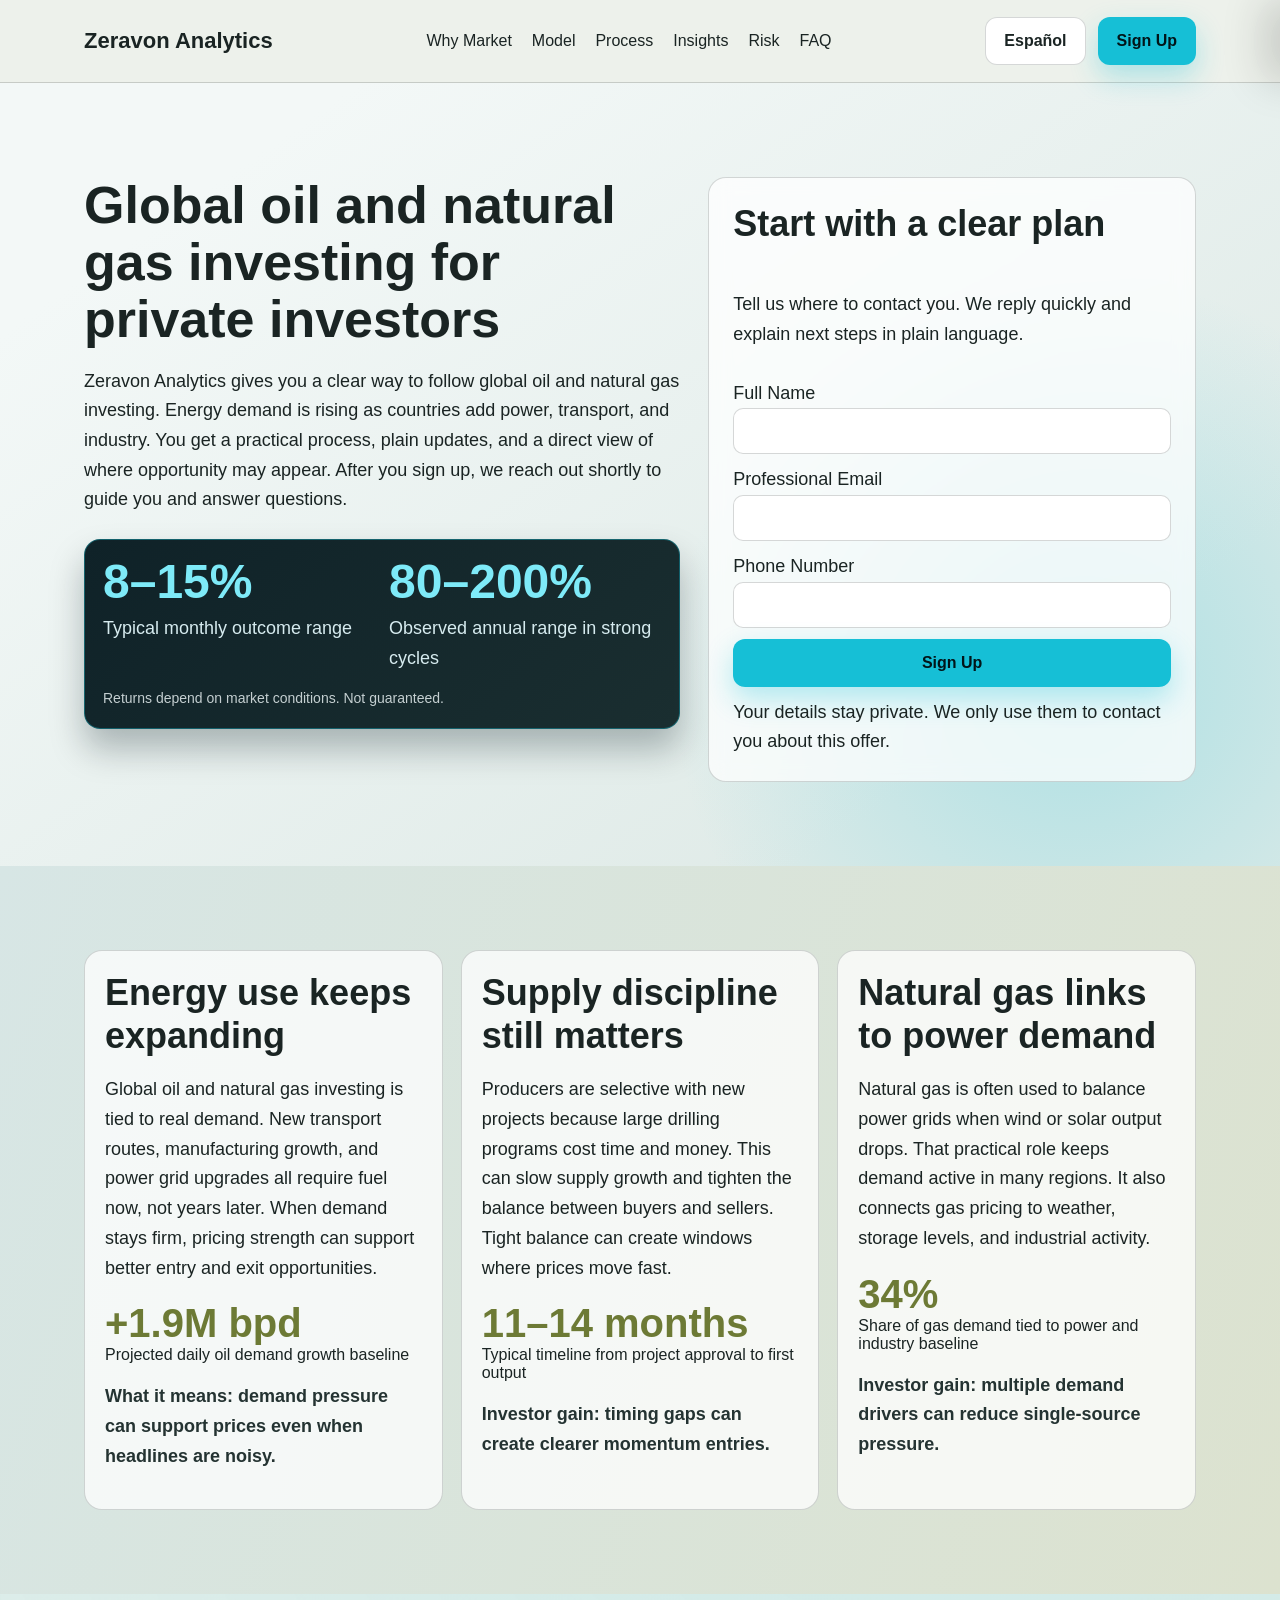
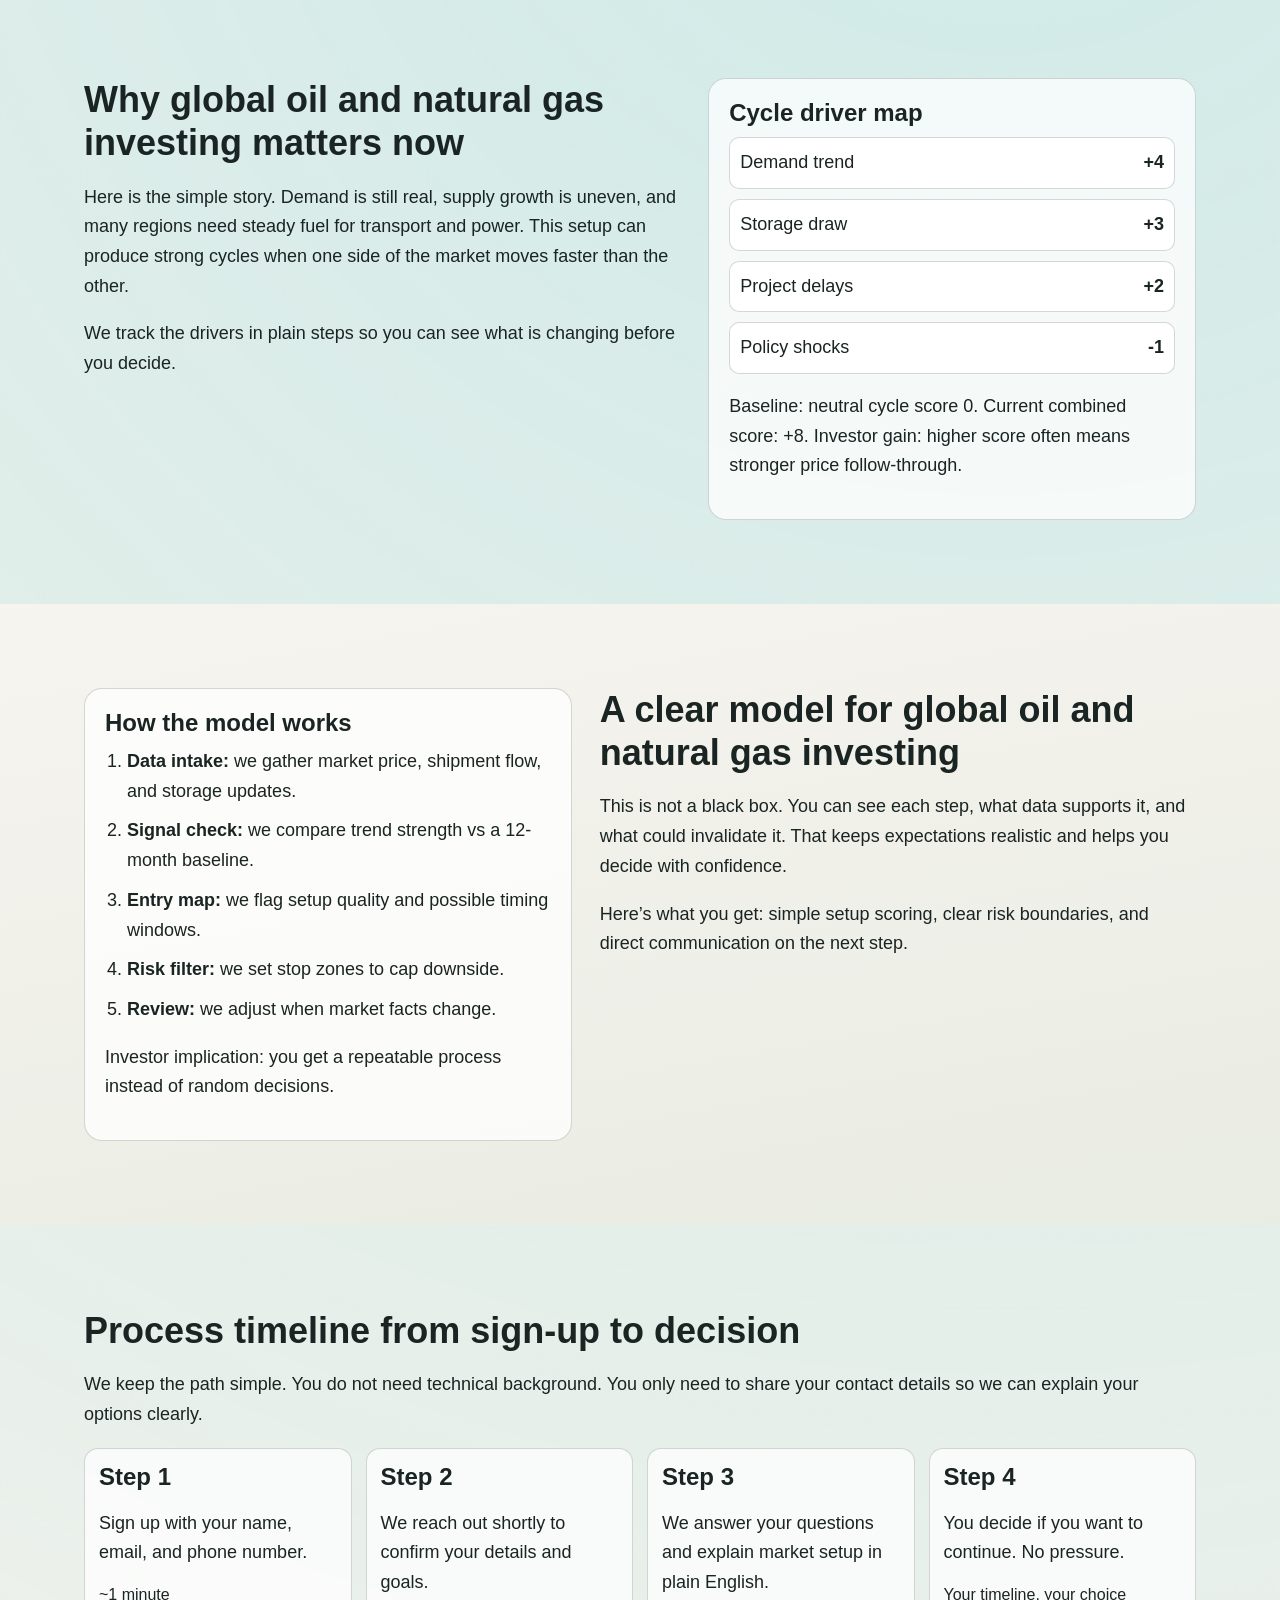
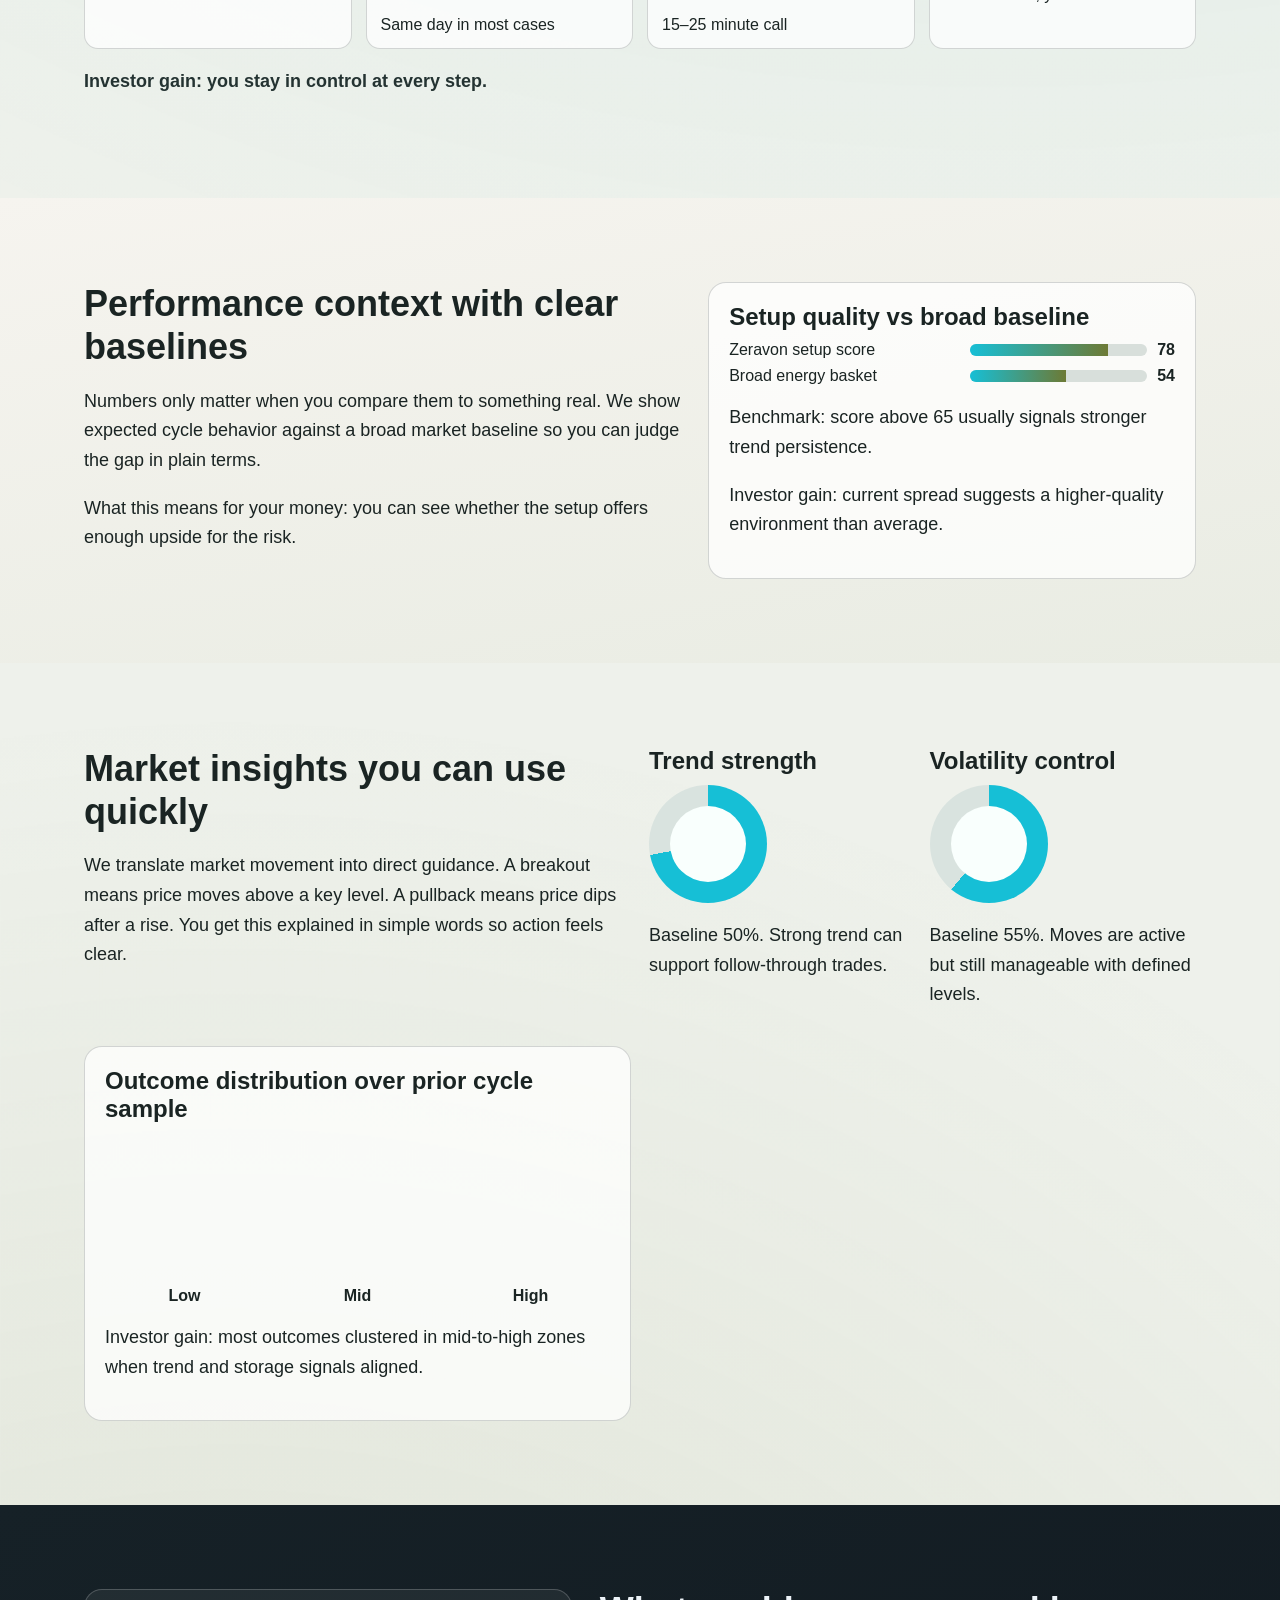
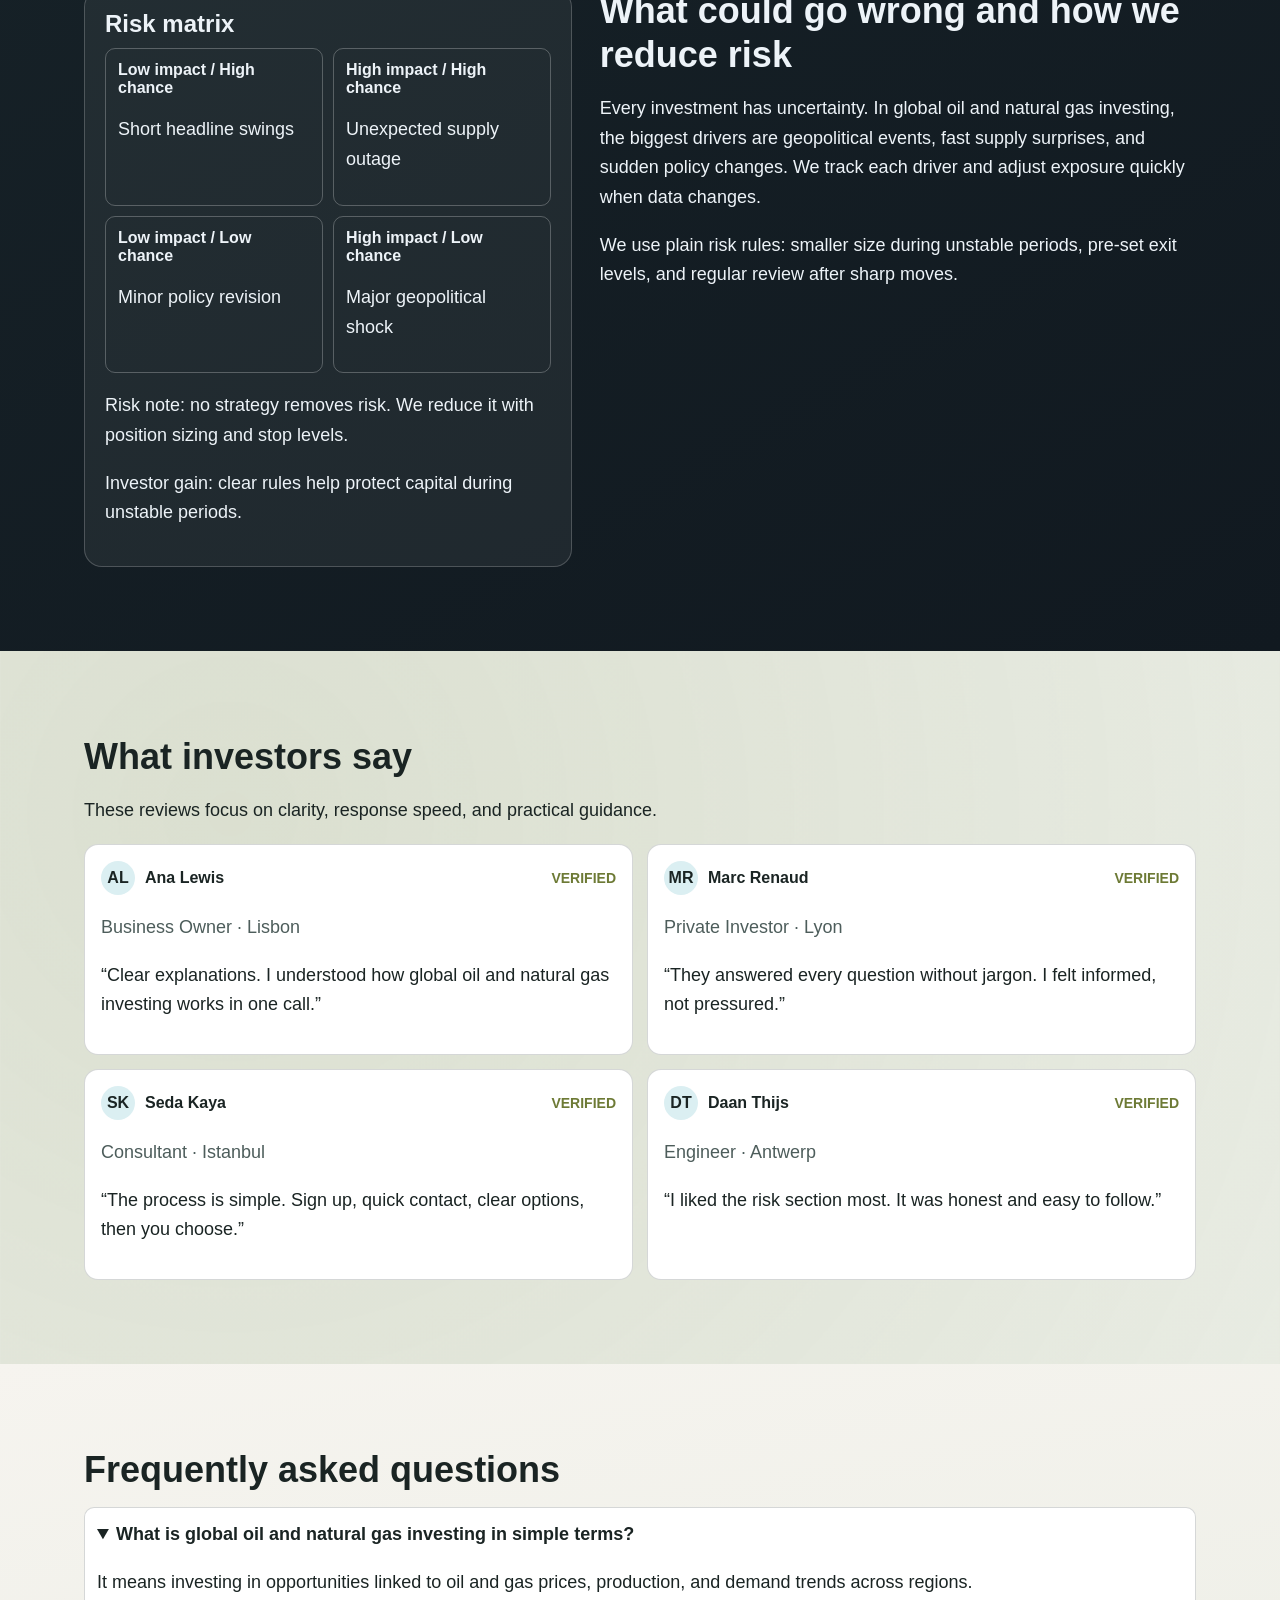
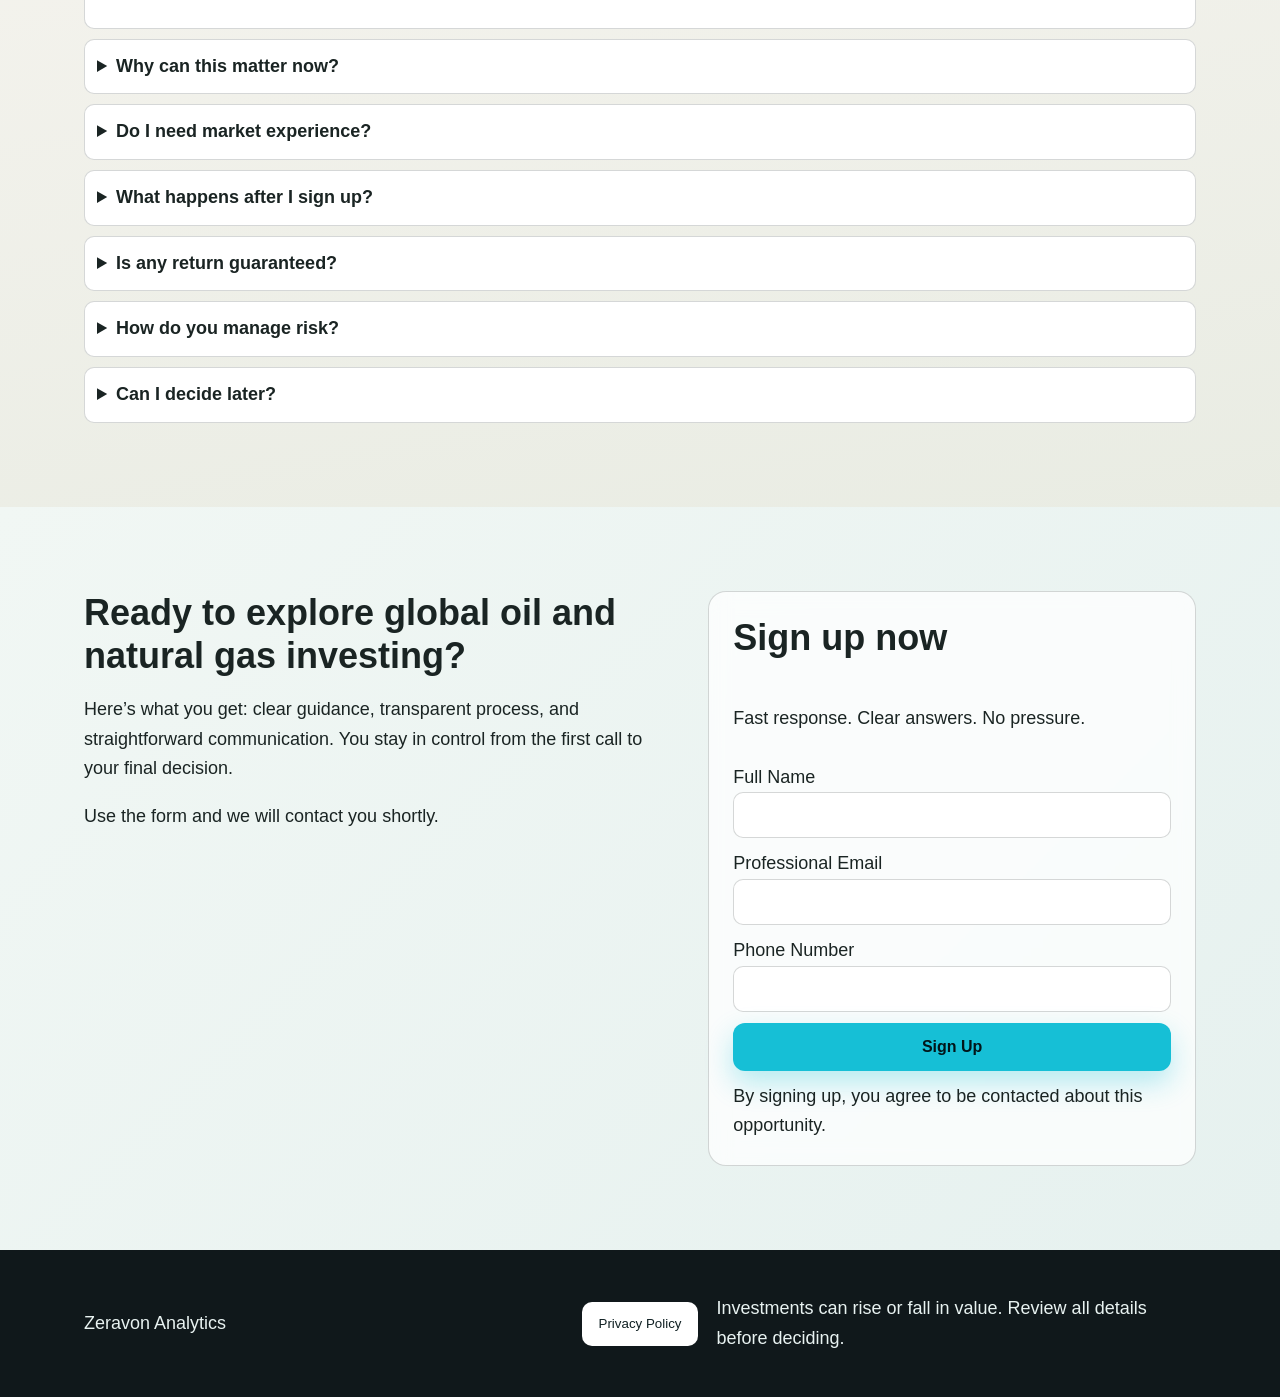
<file: es/index.html>
<!doctype html>
<html lang="en">
<head>
  <meta charset="UTF-8">
  <meta name="viewport" content="width=device-width, initial-scale=1.0">
  <title>Oil and Gas Investment Clarity | Zeravon Analytics ES</title>
  <meta name="description" content="A premium, easy-to-read page on global oil and natural gas investing for private investors.">
  <link rel="canonical" href="https://www.zeravonanalytics.com/es/index.html">
  <link rel="alternate" hreflang="en" href="https://www.zeravonanalytics.com/index.html">
  <link rel="alternate" hreflang="de" href="https://www.zeravonanalytics.com/de/index.html">
  <link rel="alternate" hreflang="fr" href="https://www.zeravonanalytics.com/fr/index.html">
  <link rel="alternate" hreflang="es" href="https://www.zeravonanalytics.com/es/index.html">
  <link rel="alternate" hreflang="it" href="https://www.zeravonanalytics.com/it/index.html">
  <link rel="alternate" hreflang="tr" href="https://www.zeravonanalytics.com/tr/index.html">
  <link rel="alternate" hreflang="pt" href="https://www.zeravonanalytics.com/pt/index.html">
  <link rel="alternate" hreflang="ja" href="https://www.zeravonanalytics.com/jp/index.html">
  <link rel="alternate" hreflang="sk" href="https://www.zeravonanalytics.com/sk/index.html">
  <link rel="alternate" hreflang="nl-BE" href="https://www.zeravonanalytics.com/be/index.html">
  <link rel="alternate" hreflang="x-default" href="https://www.zeravonanalytics.com/index.html">
  <meta property="og:type" content="website">
  <meta property="og:title" content="Oil and Gas Investment Clarity | Zeravon Analytics ES">
  <meta property="og:description" content="A premium, easy-to-read page on global oil and natural gas investing for private investors.">
  <meta property="og:url" content="https://www.zeravonanalytics.com/es/index.html">
  <meta property="og:site_name" content="Zeravon Analytics">
  <meta name="twitter:card" content="summary_large_image">
  <meta name="twitter:title" content="Oil and Gas Investment Clarity | Zeravon Analytics ES">
  <meta name="twitter:description" content="A premium, easy-to-read page on global oil and natural gas investing for private investors.">
  <link rel="stylesheet" href="../assets/style.css">
  <script defer src="../assets/app.js"></script>
</head>
<body>
  <header class="site-header">
    <div class="container header-row">
      <a class="brand" href="../index.html" aria-label="Zeravon Analytics home">Zeravon Analytics</a>
      <nav class="main-nav" aria-label="Main navigation">
        <a href="#why-market">Why Market</a>
        <a href="#model">Model</a>
        <a href="#process">Process</a>
        <a href="#insights">Insights</a>
        <a href="#risk">Risk</a>
        <a href="#faq">FAQ</a>
      </nav>
      <div class="header-actions">
        <div class="lang-switch" data-dropdown>
          <button class="lang-pill" aria-expanded="false" aria-haspopup="true">Español</button>
          <div class="lang-menu" role="menu">
            <a href="../index.html"><svg viewBox="0 0 60 36" aria-hidden="true"><rect width="60" height="36" fill="#012169"/><path d="M0 0l60 36M60 0L0 36" stroke="#fff" stroke-width="7"/><path d="M0 0l60 36M60 0L0 36" stroke="#c8102e" stroke-width="4"/><path d="M30 0v36M0 18h60" stroke="#fff" stroke-width="12"/><path d="M30 0v36M0 18h60" stroke="#c8102e" stroke-width="7"/></svg>English</a>
            <a href="../de/index.html"><svg viewBox="0 0 60 36" aria-hidden="true"><rect width="60" height="12" fill="#000"/><rect y="12" width="60" height="12" fill="#dd0000"/><rect y="24" width="60" height="12" fill="#ffce00"/></svg>Deutsch</a>
            <a href="../fr/index.html"><svg viewBox="0 0 60 36" aria-hidden="true"><rect width="20" height="36" fill="#0055a4"/><rect x="20" width="20" height="36" fill="#fff"/><rect x="40" width="20" height="36" fill="#ef4135"/></svg>Français</a>
            <a href="../es/index.html"><svg viewBox="0 0 60 36" aria-hidden="true"><rect width="60" height="9" fill="#aa151b"/><rect y="9" width="60" height="18" fill="#f1bf00"/><rect y="27" width="60" height="9" fill="#aa151b"/></svg>Español</a>
            <a href="../it/index.html"><svg viewBox="0 0 60 36" aria-hidden="true"><rect width="20" height="36" fill="#009246"/><rect x="20" width="20" height="36" fill="#fff"/><rect x="40" width="20" height="36" fill="#ce2b37"/></svg>Italiano</a>
            <a href="../tr/index.html"><svg viewBox="0 0 60 36" aria-hidden="true"><rect width="60" height="36" fill="#e30a17"/><circle cx="24" cy="18" r="8" fill="#fff"/><circle cx="27" cy="18" r="6" fill="#e30a17"/><polygon points="34,18 40,15 40,21" fill="#fff"/></svg>Türkçe</a>
            <a href="../pt/index.html"><svg viewBox="0 0 60 36" aria-hidden="true"><rect width="24" height="36" fill="#006600"/><rect x="24" width="36" height="36" fill="#ff0000"/></svg>Português</a>
            <a href="../jp/index.html"><svg viewBox="0 0 60 36" aria-hidden="true"><rect width="60" height="36" fill="#fff"/><circle cx="30" cy="18" r="8" fill="#bc002d"/></svg>日本語</a>
            <a href="../sk/index.html"><svg viewBox="0 0 60 36" aria-hidden="true"><rect width="60" height="12" fill="#fff"/><rect y="12" width="60" height="12" fill="#0b4ea2"/><rect y="24" width="60" height="12" fill="#ee1c25"/></svg>Slovak</a>
            <a href="../be/index.html"><svg viewBox="0 0 60 36" aria-hidden="true"><rect width="20" height="36" fill="#000"/><rect x="20" width="20" height="36" fill="#ffe936"/><rect x="40" width="20" height="36" fill="#ef3340"/></svg>Nederlands (BE)</a>
          </div>
        </div>
        <a class="btn-primary" href="#lead-form">Sign Up</a>
      </div>
      <button class="burger" aria-label="Open menu" aria-expanded="false">☰</button>
    </div>
    <aside class="mobile-drawer" aria-hidden="true">
      <button class="drawer-close" aria-label="Close menu">✕</button>
      <nav aria-label="Mobile navigation">
        <a href="#why-market">Why Market</a>
        <a href="#model">Model</a>
        <a href="#process">Process</a>
        <a href="#insights">Insights</a>
        <a href="#risk">Risk</a>
        <a href="#faq">FAQ</a>
      </nav>
      <div class="lang-switch" data-dropdown>
        <button class="lang-pill" aria-expanded="false" aria-haspopup="true">Español</button>
        <div class="lang-menu" role="menu">
          <a href="../index.html"><svg viewBox="0 0 60 36" aria-hidden="true"><rect width="60" height="36" fill="#012169"/></svg>English</a>
          <a href="../de/index.html"><svg viewBox="0 0 60 36" aria-hidden="true"><rect width="60" height="12" fill="#000"/><rect y="12" width="60" height="12" fill="#dd0000"/><rect y="24" width="60" height="12" fill="#ffce00"/></svg>Deutsch</a>
          <a href="../fr/index.html"><svg viewBox="0 0 60 36" aria-hidden="true"><rect width="20" height="36" fill="#0055a4"/><rect x="20" width="20" height="36" fill="#fff"/><rect x="40" width="20" height="36" fill="#ef4135"/></svg>Français</a>
          <a href="../es/index.html"><svg viewBox="0 0 60 36" aria-hidden="true"><rect width="60" height="9" fill="#aa151b"/><rect y="9" width="60" height="18" fill="#f1bf00"/><rect y="27" width="60" height="9" fill="#aa151b"/></svg>Español</a>
          <a href="../it/index.html"><svg viewBox="0 0 60 36" aria-hidden="true"><rect width="20" height="36" fill="#009246"/><rect x="20" width="20" height="36" fill="#fff"/><rect x="40" width="20" height="36" fill="#ce2b37"/></svg>Italiano</a>
          <a href="../tr/index.html"><svg viewBox="0 0 60 36" aria-hidden="true"><rect width="60" height="36" fill="#e30a17"/></svg>Türkçe</a>
          <a href="../pt/index.html"><svg viewBox="0 0 60 36" aria-hidden="true"><rect width="24" height="36" fill="#006600"/><rect x="24" width="36" height="36" fill="#ff0000"/></svg>Português</a>
          <a href="../jp/index.html"><svg viewBox="0 0 60 36" aria-hidden="true"><rect width="60" height="36" fill="#fff"/><circle cx="30" cy="18" r="8" fill="#bc002d"/></svg>日本語</a>
          <a href="../sk/index.html"><svg viewBox="0 0 60 36" aria-hidden="true"><rect width="60" height="12" fill="#fff"/><rect y="12" width="60" height="12" fill="#0b4ea2"/><rect y="24" width="60" height="12" fill="#ee1c25"/></svg>Slovak</a>
          <a href="../be/index.html"><svg viewBox="0 0 60 36" aria-hidden="true"><rect width="20" height="36" fill="#000"/><rect x="20" width="20" height="36" fill="#ffe936"/><rect x="40" width="20" height="36" fill="#ef3340"/></svg>Nederlands(BE)</a>
        </div>
      </div>
      <a class="btn-primary" href="#lead-form">Sign Up</a>
    </aside>
  </header>

  <main>
    <section class="hero section-shell" id="lead-form">
      <div class="hero-glow"></div>
      <div class="container hero-grid">
        <div>
          <h1>Global oil and natural gas investing for private investors</h1>
          <p>Zeravon Analytics gives you a clear way to follow global oil and natural gas investing. Energy demand is rising as countries add power, transport, and industry. You get a practical process, plain updates, and a direct view of where opportunity may appear. After you sign up, we reach out shortly to guide you and answer questions.</p>
          <div class="performance-panel" aria-label="Performance range">
            <div>
              <p class="value">8–15%</p>
              <p class="label">Typical monthly outcome range</p>
            </div>
            <div>
              <p class="value">80–200%</p>
              <p class="label">Observed annual range in strong cycles</p>
            </div>
            <p class="micro">Returns depend on market conditions. Not guaranteed.</p>
          </div>
        </div>
        <form class="lead-form" aria-label="Hero sign up form">
          <h2>Start with a clear plan</h2>
          <p>Tell us where to contact you. We reply quickly and explain next steps in plain language.</p>
          <label>Full Name<input type="text" name="name" required></label>
          <label>Professional Email<input type="email" name="email" required></label>
          <label>Phone Number<input type="tel" name="phone" required></label>
          <button type="submit" class="btn-primary">Sign Up</button>
          <small>Your details stay private. We only use them to contact you about this offer.</small>
        </form>
      </div>
    </section>

    <section class="kpi-strip section-shell">
      <div class="container kpi-grid">
        <article><h2>Energy use keeps expanding</h2><p>Global oil and natural gas investing is tied to real demand. New transport routes, manufacturing growth, and power grid upgrades all require fuel now, not years later. When demand stays firm, pricing strength can support better entry and exit opportunities.</p><strong>+1.9M bpd</strong><span>Projected daily oil demand growth baseline</span><p class="meaning">What it means: demand pressure can support prices even when headlines are noisy.</p></article>
        <article><h2>Supply discipline still matters</h2><p>Producers are selective with new projects because large drilling programs cost time and money. This can slow supply growth and tighten the balance between buyers and sellers. Tight balance can create windows where prices move fast.</p><strong>11–14 months</strong><span>Typical timeline from project approval to first output</span><p class="meaning">Investor gain: timing gaps can create clearer momentum entries.</p></article>
        <article><h2>Natural gas links to power demand</h2><p>Natural gas is often used to balance power grids when wind or solar output drops. That practical role keeps demand active in many regions. It also connects gas pricing to weather, storage levels, and industrial activity.</p><strong>34%</strong><span>Share of gas demand tied to power and industry baseline</span><p class="meaning">Investor gain: multiple demand drivers can reduce single-source pressure.</p></article>
      </div>
    </section>

    <section id="why-market" class="section-shell">
      <div class="container split">
        <div>
          <h2>Why global oil and natural gas investing matters now</h2>
          <p>Here is the simple story. Demand is still real, supply growth is uneven, and many regions need steady fuel for transport and power. This setup can produce strong cycles when one side of the market moves faster than the other.</p>
          <p>We track the drivers in plain steps so you can see what is changing before you decide.</p>
        </div>
        <div class="waterfall-card">
          <h3>Cycle driver map</h3>
          <ul>
            <li><span>Demand trend</span><b>+4</b></li>
            <li><span>Storage draw</span><b>+3</b></li>
            <li><span>Project delays</span><b>+2</b></li>
            <li><span>Policy shocks</span><b>-1</b></li>
          </ul>
          <p>Baseline: neutral cycle score 0. Current combined score: +8. Investor gain: higher score often means stronger price follow-through.</p>
        </div>
      </div>
    </section>

    <section id="model" class="section-shell alt">
      <div class="container split reverse">
        <div class="architecture">
          <h3>How the model works</h3>
          <ol>
            <li><b>Data intake:</b> we gather market price, shipment flow, and storage updates.</li>
            <li><b>Signal check:</b> we compare trend strength vs a 12-month baseline.</li>
            <li><b>Entry map:</b> we flag setup quality and possible timing windows.</li>
            <li><b>Risk filter:</b> we set stop zones to cap downside.</li>
            <li><b>Review:</b> we adjust when market facts change.</li>
          </ol>
          <p>Investor implication: you get a repeatable process instead of random decisions.</p>
        </div>
        <div>
          <h2>A clear model for global oil and natural gas investing</h2>
          <p>This is not a black box. You can see each step, what data supports it, and what could invalidate it. That keeps expectations realistic and helps you decide with confidence.</p>
          <p>Here’s what you get: simple setup scoring, clear risk boundaries, and direct communication on the next step.</p>
        </div>
      </div>
    </section>

    <section id="process" class="section-shell">
      <div class="container">
        <h2>Process timeline from sign-up to decision</h2>
        <p>We keep the path simple. You do not need technical background. You only need to share your contact details so we can explain your options clearly.</p>
        <div class="timeline">
          <article><h3>Step 1</h3><p>Sign up with your name, email, and phone number.</p><span>~1 minute</span></article>
          <article><h3>Step 2</h3><p>We reach out shortly to confirm your details and goals.</p><span>Same day in most cases</span></article>
          <article><h3>Step 3</h3><p>We answer your questions and explain market setup in plain English.</p><span>15–25 minute call</span></article>
          <article><h3>Step 4</h3><p>You decide if you want to continue. No pressure.</p><span>Your timeline, your choice</span></article>
        </div>
        <p class="meaning">Investor gain: you stay in control at every step.</p>
      </div>
    </section>

    <section class="section-shell alt" id="metrics">
      <div class="container split">
        <div>
          <h2>Performance context with clear baselines</h2>
          <p>Numbers only matter when you compare them to something real. We show expected cycle behavior against a broad market baseline so you can judge the gap in plain terms.</p>
          <p>What this means for your money: you can see whether the setup offers enough upside for the risk.</p>
        </div>
        <div class="comparison-card">
          <h3>Setup quality vs broad baseline</h3>
          <div class="bar-row"><span>Zeravon setup score</span><div><i style="width:78%"></i></div><b>78</b></div>
          <div class="bar-row"><span>Broad energy basket</span><div><i style="width:54%"></i></div><b>54</b></div>
          <p>Benchmark: score above 65 usually signals stronger trend persistence.</p>
          <p>Investor gain: current spread suggests a higher-quality environment than average.</p>
        </div>
      </div>
    </section>

    <section id="insights" class="section-shell">
      <div class="container insights-grid">
        <div>
          <h2>Market insights you can use quickly</h2>
          <p>We translate market movement into direct guidance. A breakout means price moves above a key level. A pullback means price dips after a rise. You get this explained in simple words so action feels clear.</p>
        </div>
        <div class="rings">
          <article><h3>Trend strength</h3><div class="ring" style="--pct:72">72%</div><p>Baseline 50%. Strong trend can support follow-through trades.</p></article>
          <article><h3>Volatility control</h3><div class="ring" style="--pct:61">61%</div><p>Baseline 55%. Moves are active but still manageable with defined levels.</p></article>
        </div>
        <div class="distribution">
          <h3>Outcome distribution over prior cycle sample</h3>
          <div class="vbars"><span><i style="height:24%"></i><b>Low</b></span><span><i style="height:58%"></i><b>Mid</b></span><span><i style="height:82%"></i><b>High</b></span></div>
          <p>Investor gain: most outcomes clustered in mid-to-high zones when trend and storage signals aligned.</p>
        </div>
      </div>
    </section>

    <section id="risk" class="section-shell dark">
      <div class="container split reverse">
        <div class="risk-matrix">
          <h3>Risk matrix</h3>
          <div class="matrix-grid">
            <div><b>Low impact / High chance</b><p>Short headline swings</p></div>
            <div><b>High impact / High chance</b><p>Unexpected supply outage</p></div>
            <div><b>Low impact / Low chance</b><p>Minor policy revision</p></div>
            <div><b>High impact / Low chance</b><p>Major geopolitical shock</p></div>
          </div>
          <p>Risk note: no strategy removes risk. We reduce it with position sizing and stop levels.</p>
          <p>Investor gain: clear rules help protect capital during unstable periods.</p>
        </div>
        <div>
          <h2>What could go wrong and how we reduce risk</h2>
          <p>Every investment has uncertainty. In global oil and natural gas investing, the biggest drivers are geopolitical events, fast supply surprises, and sudden policy changes. We track each driver and adjust exposure quickly when data changes.</p>
          <p>We use plain risk rules: smaller size during unstable periods, pre-set exit levels, and regular review after sharp moves.</p>
        </div>
      </div>
    </section>

    <section class="section-shell" id="reviews">
      <div class="container">
        <h2>What investors say</h2>
        <p>These reviews focus on clarity, response speed, and practical guidance.</p>
        <div class="reviews-grid">
          <article><div class="rev-head"><span class="avatar">AL</span><strong>Ana Lewis</strong><em>VERIFIED</em></div><p class="meta">Business Owner · Lisbon</p><p>“Clear explanations. I understood how global oil and natural gas investing works in one call.”</p></article>
          <article><div class="rev-head"><span class="avatar">MR</span><strong>Marc Renaud</strong><em>VERIFIED</em></div><p class="meta">Private Investor · Lyon</p><p>“They answered every question without jargon. I felt informed, not pressured.”</p></article>
          <article><div class="rev-head"><span class="avatar">SK</span><strong>Seda Kaya</strong><em>VERIFIED</em></div><p class="meta">Consultant · Istanbul</p><p>“The process is simple. Sign up, quick contact, clear options, then you choose.”</p></article>
          <article><div class="rev-head"><span class="avatar">DT</span><strong>Daan Thijs</strong><em>VERIFIED</em></div><p class="meta">Engineer · Antwerp</p><p>“I liked the risk section most. It was honest and easy to follow.”</p></article>
        </div>
      </div>
    </section>

    <section id="faq" class="section-shell alt">
      <div class="container">
        <h2>Frequently asked questions</h2>
        <div class="faq-list">
          <details open><summary>What is global oil and natural gas investing in simple terms?</summary><p>It means investing in opportunities linked to oil and gas prices, production, and demand trends across regions.</p></details>
          <details><summary>Why can this matter now?</summary><p>Energy demand remains strong in many sectors, while supply growth can be uneven. That mix can create active market cycles.</p></details>
          <details><summary>Do I need market experience?</summary><p>No. We explain each step in plain English and answer your questions before you decide.</p></details>
          <details><summary>What happens after I sign up?</summary><p>After you sign up, we usually reach out shortly to confirm details and answer questions.</p></details>
          <details><summary>Is any return guaranteed?</summary><p>No. Returns depend on market conditions and are never guaranteed.</p></details>
          <details><summary>How do you manage risk?</summary><p>We use position sizing, stop levels, and ongoing review so downside stays controlled as much as possible.</p></details>
          <details><summary>Can I decide later?</summary><p>Yes. You can review the information and choose your next step on your own timeline.</p></details>
        </div>
      </div>
    </section>

    <section class="section-shell final-cta" id="contact">
      <div class="container split">
        <div>
          <h2>Ready to explore global oil and natural gas investing?</h2>
          <p>Here’s what you get: clear guidance, transparent process, and straightforward communication. You stay in control from the first call to your final decision.</p>
          <p>Use the form and we will contact you shortly.</p>
        </div>
        <form class="lead-form" aria-label="Final sign up form">
          <h2>Sign up now</h2>
          <p>Fast response. Clear answers. No pressure.</p>
          <label>Full Name<input type="text" name="name" required></label>
          <label>Professional Email<input type="email" name="email" required></label>
          <label>Phone Number<input type="tel" name="phone" required></label>
          <button type="submit" class="btn-primary">Sign Up</button>
          <small>By signing up, you agree to be contacted about this opportunity.</small>
        </form>
      </div>
    </section>
  </main>

  <footer class="site-footer">
    <div class="container footer-row">
      <p>Zeravon Analytics</p>
      <button class="privacy-open" type="button">Privacy Policy</button>
      <p>Investments can rise or fall in value. Review all details before deciding.</p>
    </div>
  </footer>

  <div class="modal" id="privacy-modal" aria-hidden="true" role="dialog" aria-modal="true" aria-labelledby="privacy-title">
    <div class="modal-card" tabindex="-1">
      <button class="modal-x" aria-label="Close privacy policy">✕</button>
      <h2 id="privacy-title">Privacy Policy</h2>
      <h3>Introduction</h3><p>We explain clearly how we collect and use your personal information.</p>
      <h3>Data collection</h3><p>We collect the details you submit: full name, professional email, and phone number.</p>
      <h3>Legal basis</h3><p>We process your data based on your consent and our legitimate need to respond to your request.</p>
      <h3>Cookies</h3><p>We use essential cookies for site function and basic analytics to improve experience.</p>
      <h3>Retention</h3><p>We keep your data only as long as needed to support communication and legal obligations.</p>
      <h3>Third-party sharing</h3><p>We may share limited data with trusted service providers that help us run communication systems.</p>
      <h3>Security</h3><p>We use technical and organizational safeguards to protect your information.</p>
      <h3>User rights</h3><p>You can request access, correction, deletion, or restriction of processing where law allows.</p>
      <h3>International transfers</h3><p>Your data may be processed in other countries with suitable contractual protections.</p>
      <h3>Industry risk disclosure</h3><p>Energy market investments involve volatility, and no outcome is guaranteed.</p>
      <h3>Contact</h3><p>Email: privacy@zeravonanalytics.com</p>
      <div class="modal-footer"><button class="modal-close" type="button">Close</button></div>
    </div>
  </div>

  <script type="application/ld+json">
  {
    "@context": "https://schema.org",
    "@graph": [
      {"@type":"Organization","name":"Zeravon Analytics","url":"https://www.zeravonanalytics.com"},
      {"@type":"WebSite","name":"Zeravon Analytics","url":"https://www.zeravonanalytics.com"},
      {"@type":"FAQPage","mainEntity":[
        {"@type":"Question","name":"What is global oil and natural gas investing in simple terms?","acceptedAnswer":{"@type":"Answer","text":"It means investing in opportunities linked to oil and gas prices, production, and demand trends across regions."}},
        {"@type":"Question","name":"What happens after I sign up?","acceptedAnswer":{"@type":"Answer","text":"After you sign up, we usually reach out shortly to confirm details and answer questions."}}
      ]},
      {"@type":"Review","author":{"@type":"Person","name":"Ana Lewis"},"reviewBody":"Clear explanations and useful guidance.","itemReviewed":{"@type":"Service","name":"Zeravon Analytics investor guidance"}}
    ]
  }
  </script>
</body>
</html>
</file>
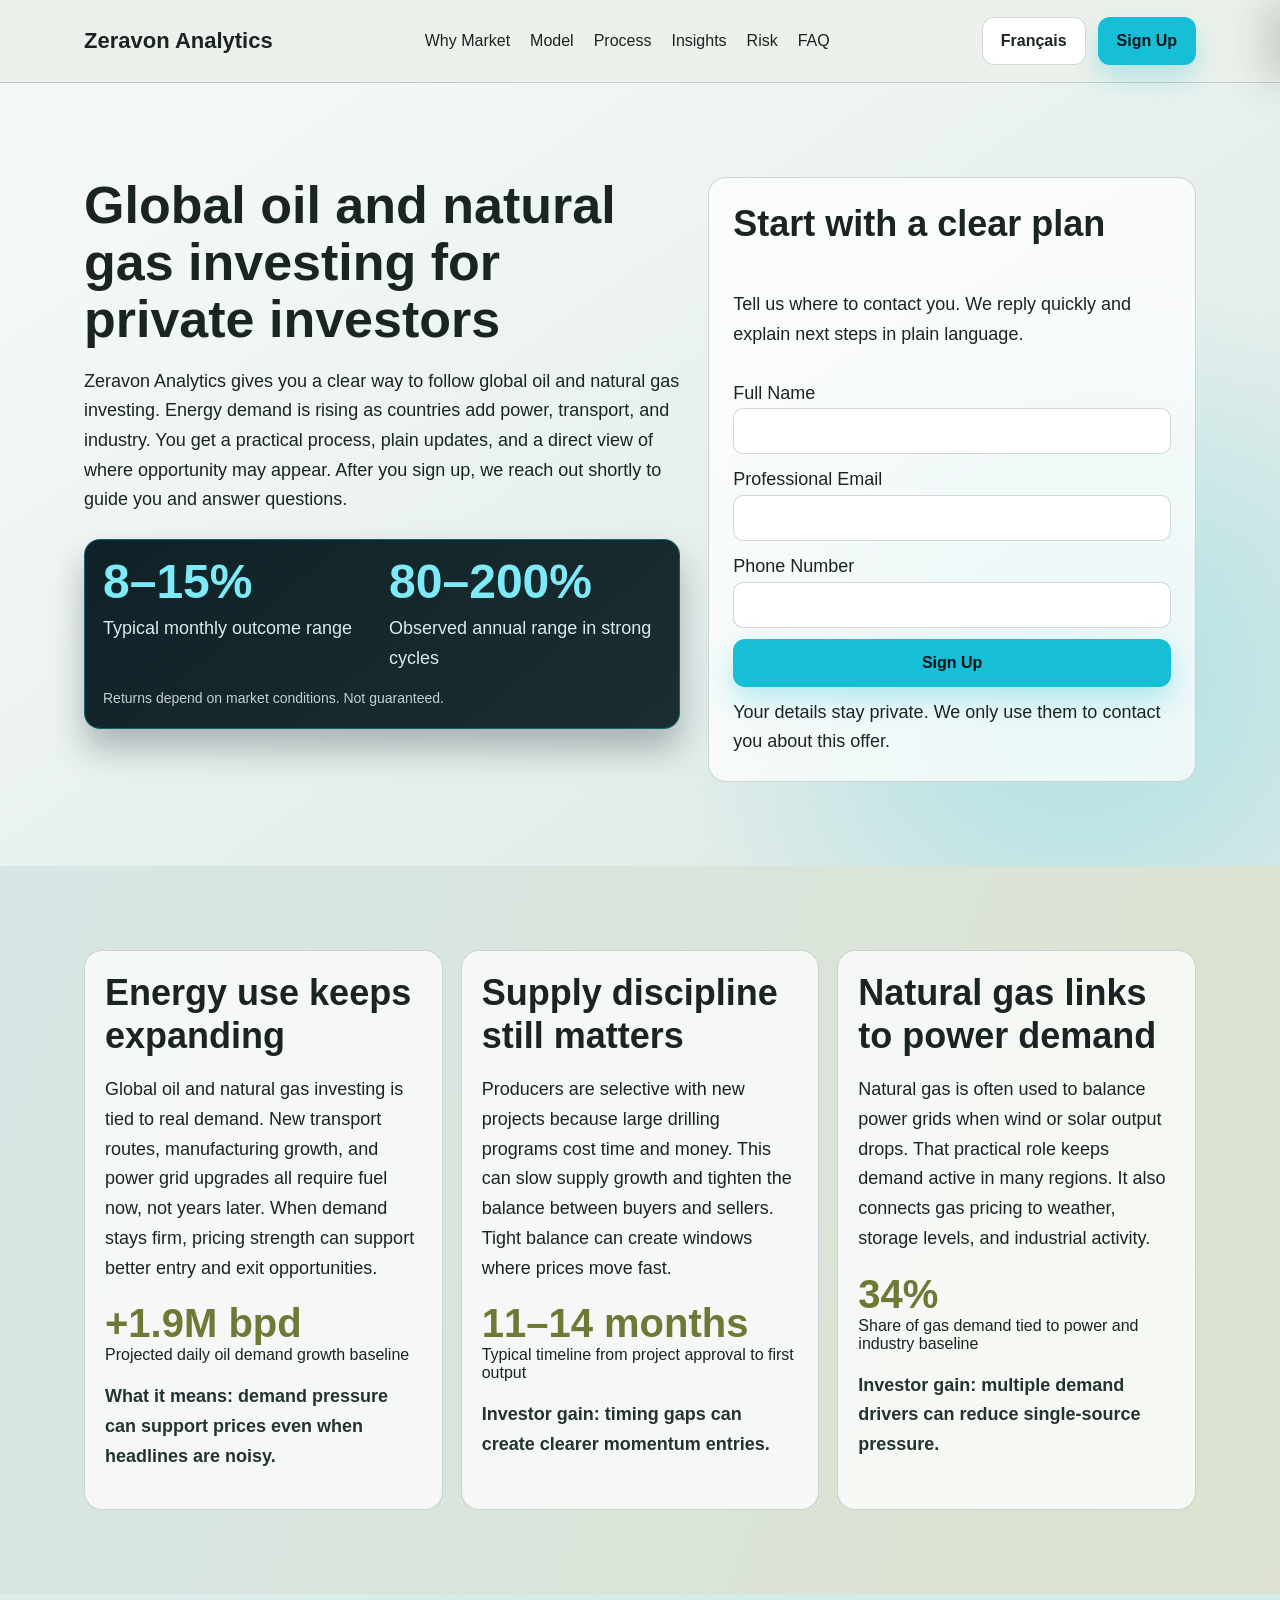
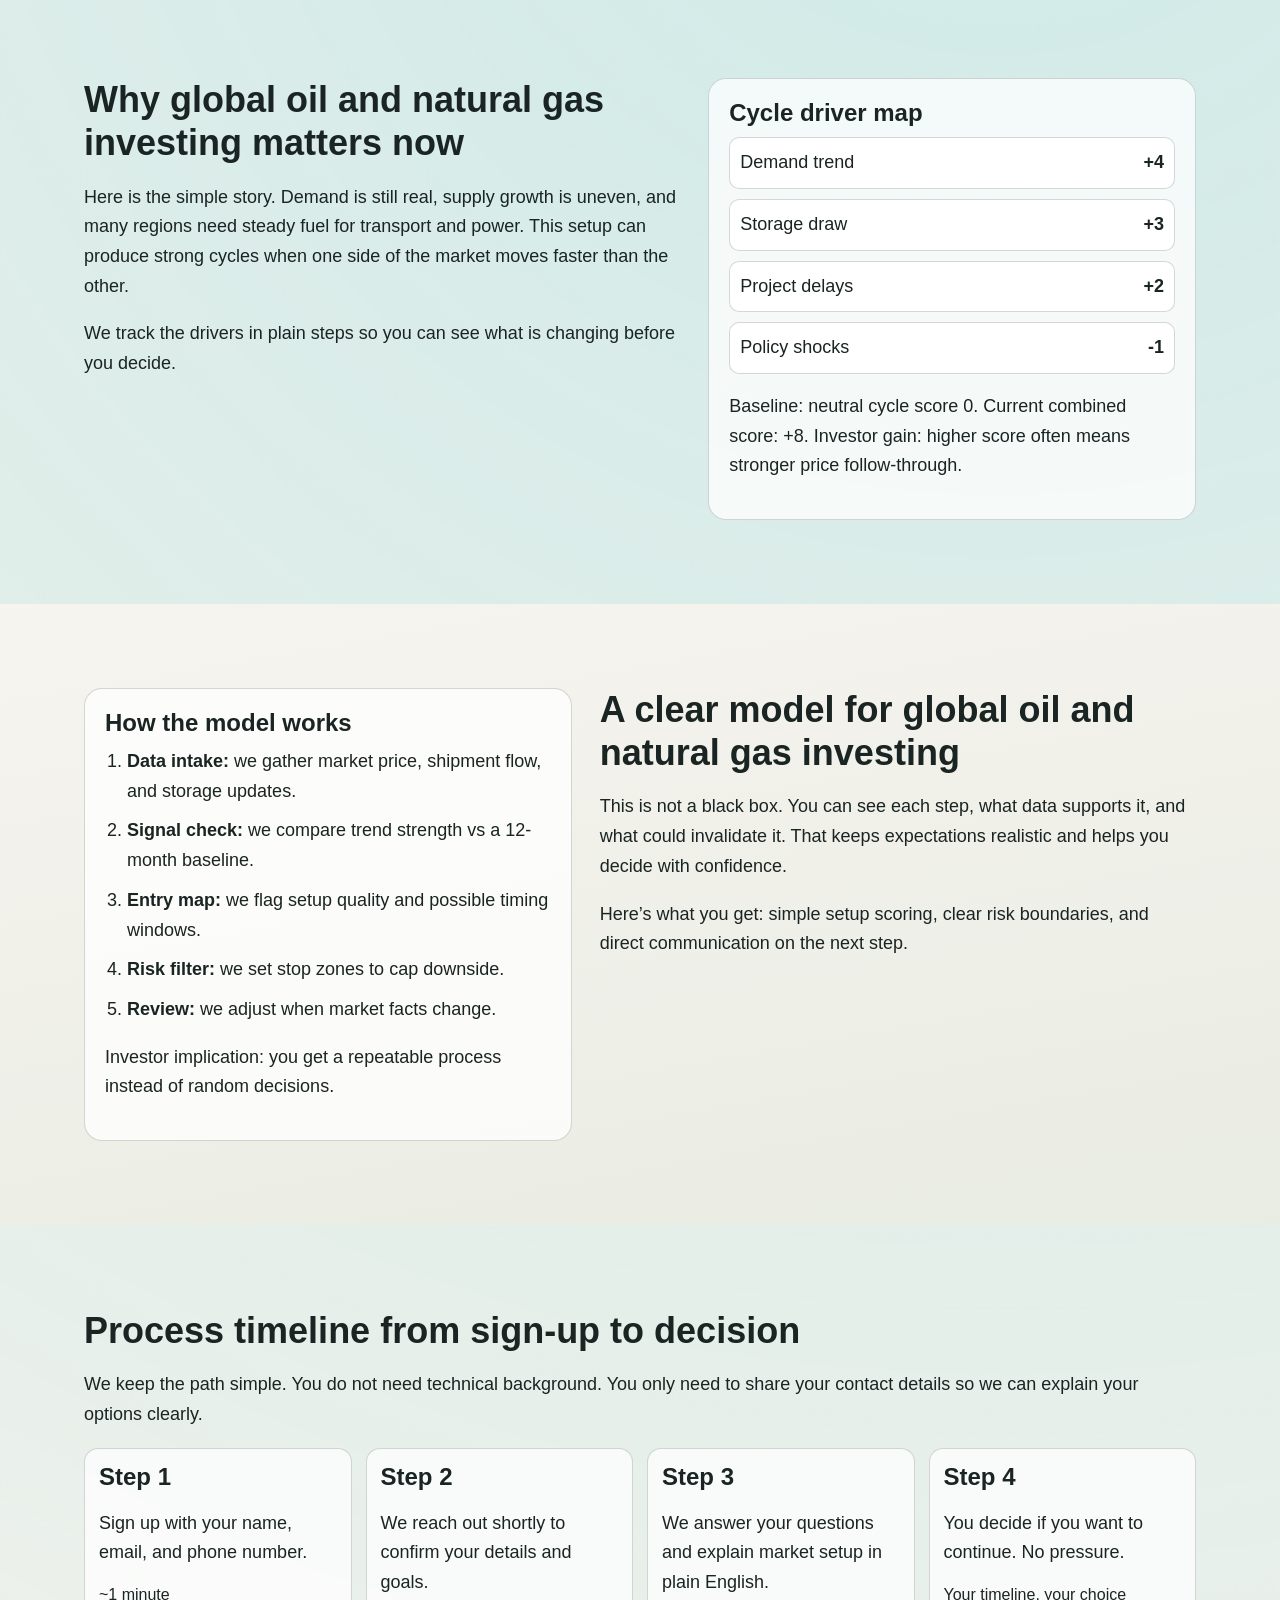
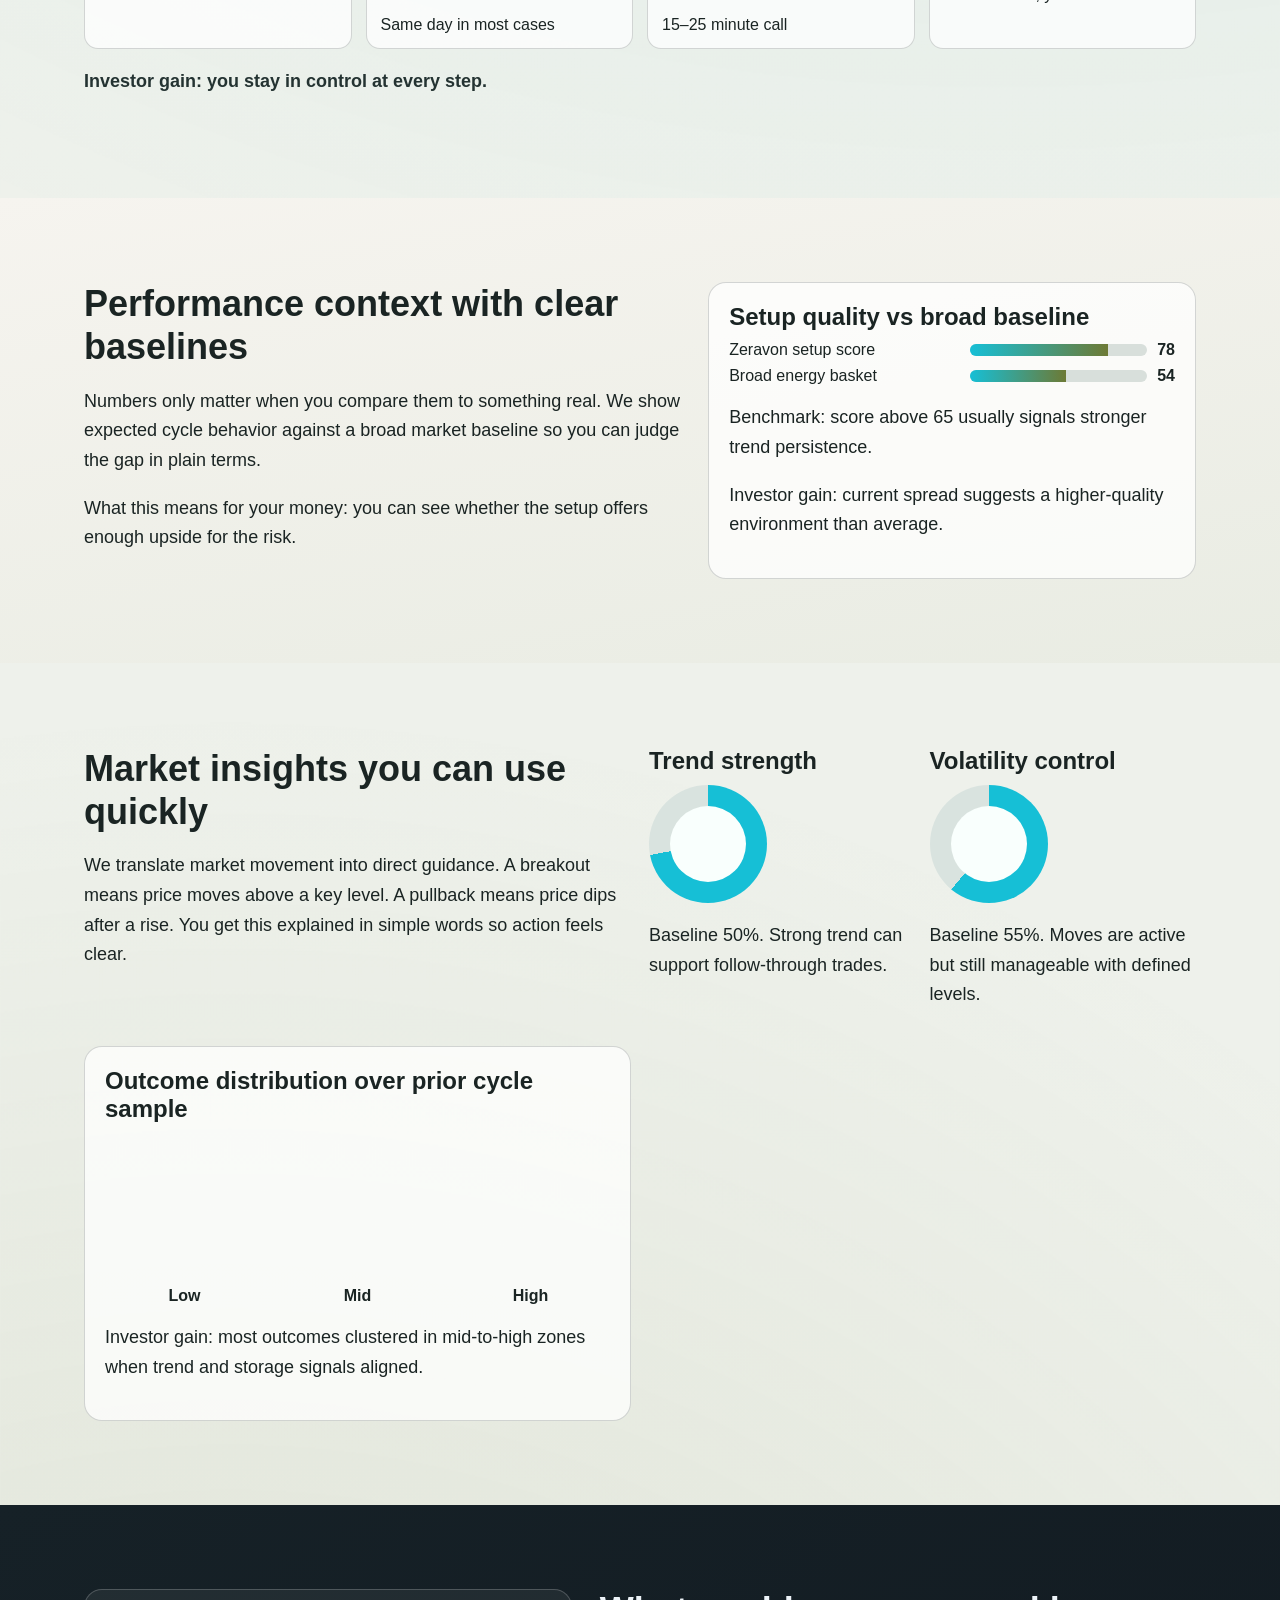
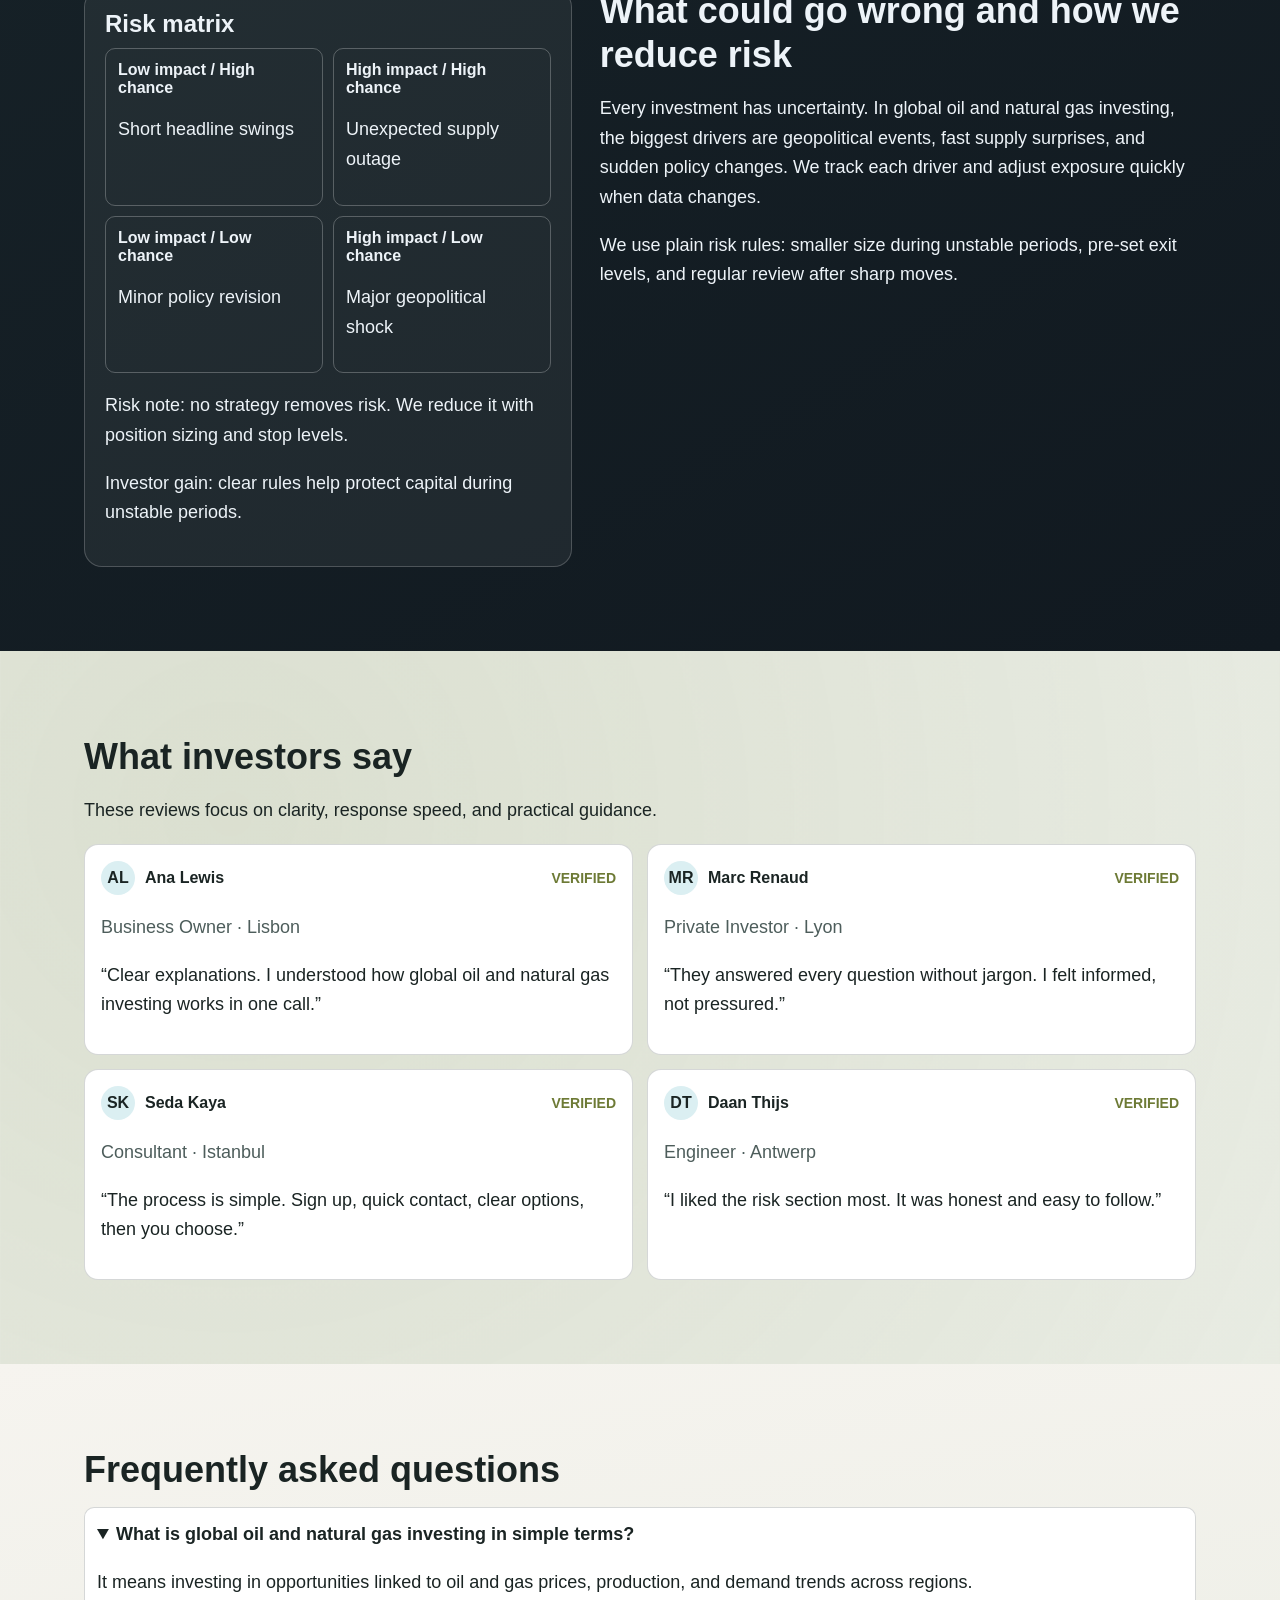
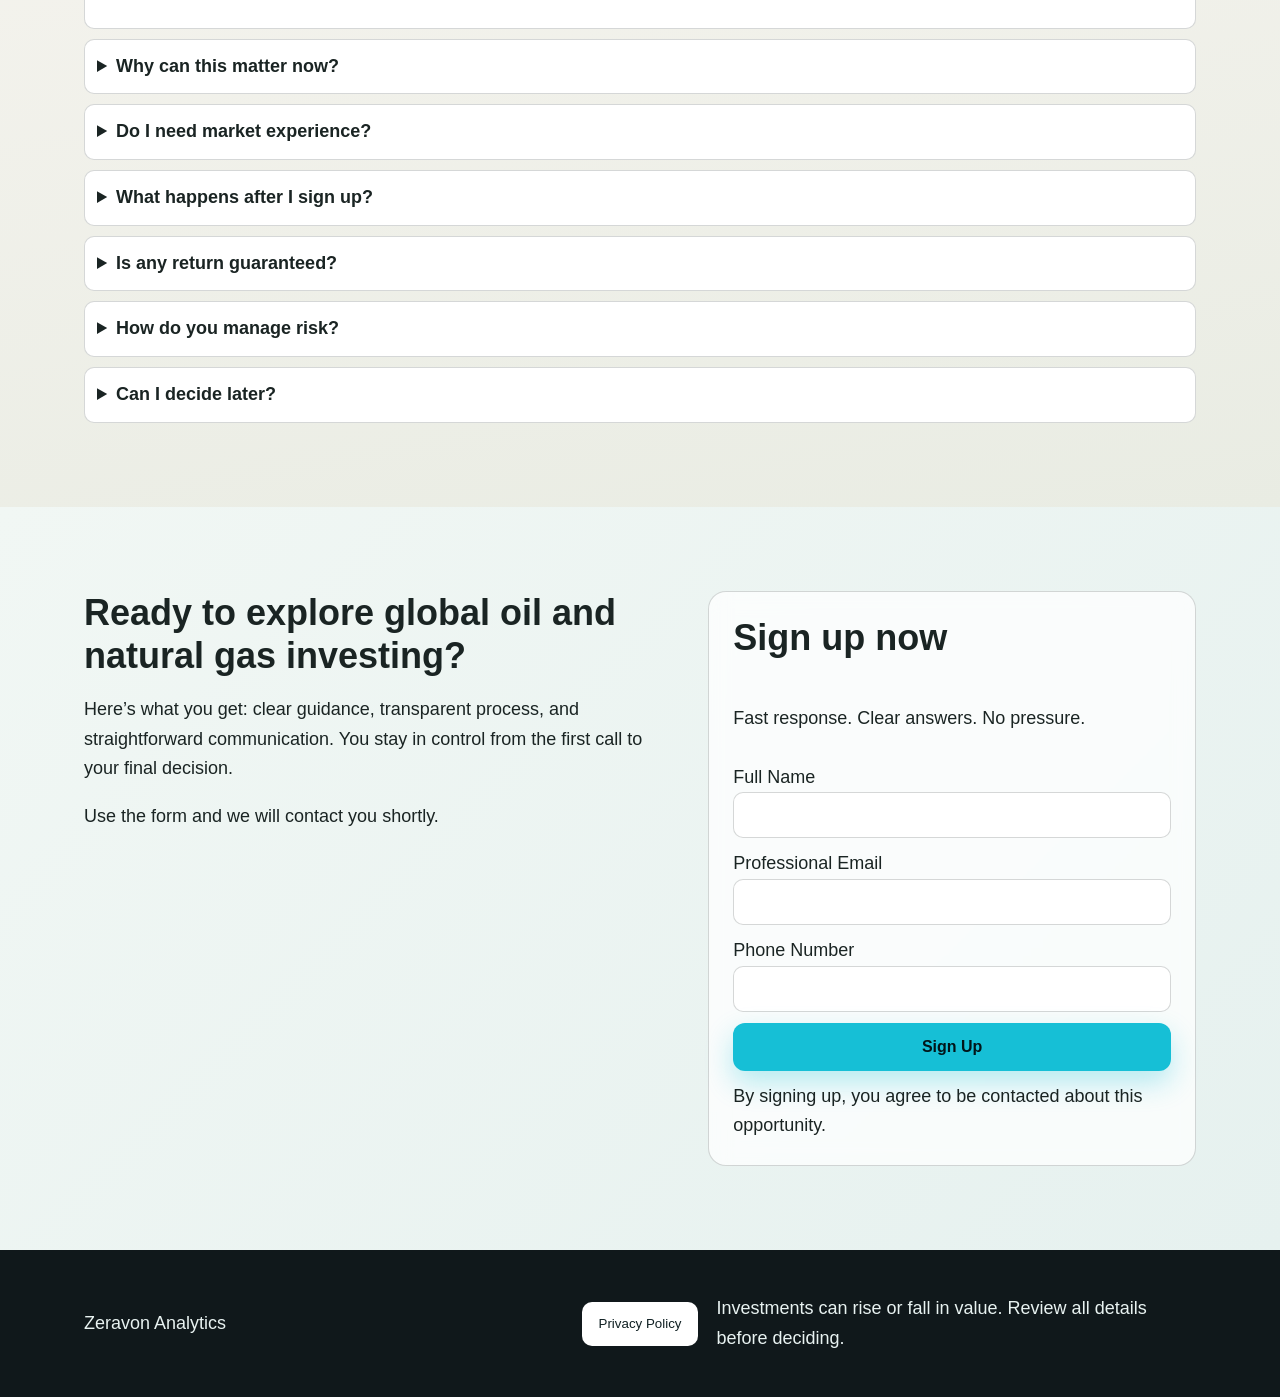
<file: fr/index.html>
<!doctype html>
<html lang="en">
<head>
  <meta charset="UTF-8">
  <meta name="viewport" content="width=device-width, initial-scale=1.0">
  <title>Energy Market Opportunity Page | Zeravon Analytics FR</title>
  <meta name="description" content="Learn how global oil and natural gas investing works, why timing matters, and what happens after sign up.">
  <link rel="canonical" href="https://www.zeravonanalytics.com/fr/index.html">
  <link rel="alternate" hreflang="en" href="https://www.zeravonanalytics.com/index.html">
  <link rel="alternate" hreflang="de" href="https://www.zeravonanalytics.com/de/index.html">
  <link rel="alternate" hreflang="fr" href="https://www.zeravonanalytics.com/fr/index.html">
  <link rel="alternate" hreflang="es" href="https://www.zeravonanalytics.com/es/index.html">
  <link rel="alternate" hreflang="it" href="https://www.zeravonanalytics.com/it/index.html">
  <link rel="alternate" hreflang="tr" href="https://www.zeravonanalytics.com/tr/index.html">
  <link rel="alternate" hreflang="pt" href="https://www.zeravonanalytics.com/pt/index.html">
  <link rel="alternate" hreflang="ja" href="https://www.zeravonanalytics.com/jp/index.html">
  <link rel="alternate" hreflang="sk" href="https://www.zeravonanalytics.com/sk/index.html">
  <link rel="alternate" hreflang="nl-BE" href="https://www.zeravonanalytics.com/be/index.html">
  <link rel="alternate" hreflang="x-default" href="https://www.zeravonanalytics.com/index.html">
  <meta property="og:type" content="website">
  <meta property="og:title" content="Energy Market Opportunity Page | Zeravon Analytics FR">
  <meta property="og:description" content="Learn how global oil and natural gas investing works, why timing matters, and what happens after sign up.">
  <meta property="og:url" content="https://www.zeravonanalytics.com/fr/index.html">
  <meta property="og:site_name" content="Zeravon Analytics">
  <meta name="twitter:card" content="summary_large_image">
  <meta name="twitter:title" content="Energy Market Opportunity Page | Zeravon Analytics FR">
  <meta name="twitter:description" content="Learn how global oil and natural gas investing works, why timing matters, and what happens after sign up.">
  <link rel="stylesheet" href="../assets/style.css">
  <script defer src="../assets/app.js"></script>
</head>
<body>
  <header class="site-header">
    <div class="container header-row">
      <a class="brand" href="../index.html" aria-label="Zeravon Analytics home">Zeravon Analytics</a>
      <nav class="main-nav" aria-label="Main navigation">
        <a href="#why-market">Why Market</a>
        <a href="#model">Model</a>
        <a href="#process">Process</a>
        <a href="#insights">Insights</a>
        <a href="#risk">Risk</a>
        <a href="#faq">FAQ</a>
      </nav>
      <div class="header-actions">
        <div class="lang-switch" data-dropdown>
          <button class="lang-pill" aria-expanded="false" aria-haspopup="true">Français</button>
          <div class="lang-menu" role="menu">
            <a href="../index.html"><svg viewBox="0 0 60 36" aria-hidden="true"><rect width="60" height="36" fill="#012169"/><path d="M0 0l60 36M60 0L0 36" stroke="#fff" stroke-width="7"/><path d="M0 0l60 36M60 0L0 36" stroke="#c8102e" stroke-width="4"/><path d="M30 0v36M0 18h60" stroke="#fff" stroke-width="12"/><path d="M30 0v36M0 18h60" stroke="#c8102e" stroke-width="7"/></svg>English</a>
            <a href="../de/index.html"><svg viewBox="0 0 60 36" aria-hidden="true"><rect width="60" height="12" fill="#000"/><rect y="12" width="60" height="12" fill="#dd0000"/><rect y="24" width="60" height="12" fill="#ffce00"/></svg>Deutsch</a>
            <a href="../fr/index.html"><svg viewBox="0 0 60 36" aria-hidden="true"><rect width="20" height="36" fill="#0055a4"/><rect x="20" width="20" height="36" fill="#fff"/><rect x="40" width="20" height="36" fill="#ef4135"/></svg>Français</a>
            <a href="../es/index.html"><svg viewBox="0 0 60 36" aria-hidden="true"><rect width="60" height="9" fill="#aa151b"/><rect y="9" width="60" height="18" fill="#f1bf00"/><rect y="27" width="60" height="9" fill="#aa151b"/></svg>Español</a>
            <a href="../it/index.html"><svg viewBox="0 0 60 36" aria-hidden="true"><rect width="20" height="36" fill="#009246"/><rect x="20" width="20" height="36" fill="#fff"/><rect x="40" width="20" height="36" fill="#ce2b37"/></svg>Italiano</a>
            <a href="../tr/index.html"><svg viewBox="0 0 60 36" aria-hidden="true"><rect width="60" height="36" fill="#e30a17"/><circle cx="24" cy="18" r="8" fill="#fff"/><circle cx="27" cy="18" r="6" fill="#e30a17"/><polygon points="34,18 40,15 40,21" fill="#fff"/></svg>Türkçe</a>
            <a href="../pt/index.html"><svg viewBox="0 0 60 36" aria-hidden="true"><rect width="24" height="36" fill="#006600"/><rect x="24" width="36" height="36" fill="#ff0000"/></svg>Português</a>
            <a href="../jp/index.html"><svg viewBox="0 0 60 36" aria-hidden="true"><rect width="60" height="36" fill="#fff"/><circle cx="30" cy="18" r="8" fill="#bc002d"/></svg>日本語</a>
            <a href="../sk/index.html"><svg viewBox="0 0 60 36" aria-hidden="true"><rect width="60" height="12" fill="#fff"/><rect y="12" width="60" height="12" fill="#0b4ea2"/><rect y="24" width="60" height="12" fill="#ee1c25"/></svg>Slovak</a>
            <a href="../be/index.html"><svg viewBox="0 0 60 36" aria-hidden="true"><rect width="20" height="36" fill="#000"/><rect x="20" width="20" height="36" fill="#ffe936"/><rect x="40" width="20" height="36" fill="#ef3340"/></svg>Nederlands (BE)</a>
          </div>
        </div>
        <a class="btn-primary" href="#lead-form">Sign Up</a>
      </div>
      <button class="burger" aria-label="Open menu" aria-expanded="false">☰</button>
    </div>
    <aside class="mobile-drawer" aria-hidden="true">
      <button class="drawer-close" aria-label="Close menu">✕</button>
      <nav aria-label="Mobile navigation">
        <a href="#why-market">Why Market</a>
        <a href="#model">Model</a>
        <a href="#process">Process</a>
        <a href="#insights">Insights</a>
        <a href="#risk">Risk</a>
        <a href="#faq">FAQ</a>
      </nav>
      <div class="lang-switch" data-dropdown>
        <button class="lang-pill" aria-expanded="false" aria-haspopup="true">Français</button>
        <div class="lang-menu" role="menu">
          <a href="../index.html"><svg viewBox="0 0 60 36" aria-hidden="true"><rect width="60" height="36" fill="#012169"/></svg>English</a>
          <a href="../de/index.html"><svg viewBox="0 0 60 36" aria-hidden="true"><rect width="60" height="12" fill="#000"/><rect y="12" width="60" height="12" fill="#dd0000"/><rect y="24" width="60" height="12" fill="#ffce00"/></svg>Deutsch</a>
          <a href="../fr/index.html"><svg viewBox="0 0 60 36" aria-hidden="true"><rect width="20" height="36" fill="#0055a4"/><rect x="20" width="20" height="36" fill="#fff"/><rect x="40" width="20" height="36" fill="#ef4135"/></svg>Français</a>
          <a href="../es/index.html"><svg viewBox="0 0 60 36" aria-hidden="true"><rect width="60" height="9" fill="#aa151b"/><rect y="9" width="60" height="18" fill="#f1bf00"/><rect y="27" width="60" height="9" fill="#aa151b"/></svg>Español</a>
          <a href="../it/index.html"><svg viewBox="0 0 60 36" aria-hidden="true"><rect width="20" height="36" fill="#009246"/><rect x="20" width="20" height="36" fill="#fff"/><rect x="40" width="20" height="36" fill="#ce2b37"/></svg>Italiano</a>
          <a href="../tr/index.html"><svg viewBox="0 0 60 36" aria-hidden="true"><rect width="60" height="36" fill="#e30a17"/></svg>Türkçe</a>
          <a href="../pt/index.html"><svg viewBox="0 0 60 36" aria-hidden="true"><rect width="24" height="36" fill="#006600"/><rect x="24" width="36" height="36" fill="#ff0000"/></svg>Português</a>
          <a href="../jp/index.html"><svg viewBox="0 0 60 36" aria-hidden="true"><rect width="60" height="36" fill="#fff"/><circle cx="30" cy="18" r="8" fill="#bc002d"/></svg>日本語</a>
          <a href="../sk/index.html"><svg viewBox="0 0 60 36" aria-hidden="true"><rect width="60" height="12" fill="#fff"/><rect y="12" width="60" height="12" fill="#0b4ea2"/><rect y="24" width="60" height="12" fill="#ee1c25"/></svg>Slovak</a>
          <a href="../be/index.html"><svg viewBox="0 0 60 36" aria-hidden="true"><rect width="20" height="36" fill="#000"/><rect x="20" width="20" height="36" fill="#ffe936"/><rect x="40" width="20" height="36" fill="#ef3340"/></svg>Nederlands(BE)</a>
        </div>
      </div>
      <a class="btn-primary" href="#lead-form">Sign Up</a>
    </aside>
  </header>

  <main>
    <section class="hero section-shell" id="lead-form">
      <div class="hero-glow"></div>
      <div class="container hero-grid">
        <div>
          <h1>Global oil and natural gas investing for private investors</h1>
          <p>Zeravon Analytics gives you a clear way to follow global oil and natural gas investing. Energy demand is rising as countries add power, transport, and industry. You get a practical process, plain updates, and a direct view of where opportunity may appear. After you sign up, we reach out shortly to guide you and answer questions.</p>
          <div class="performance-panel" aria-label="Performance range">
            <div>
              <p class="value">8–15%</p>
              <p class="label">Typical monthly outcome range</p>
            </div>
            <div>
              <p class="value">80–200%</p>
              <p class="label">Observed annual range in strong cycles</p>
            </div>
            <p class="micro">Returns depend on market conditions. Not guaranteed.</p>
          </div>
        </div>
        <form class="lead-form" aria-label="Hero sign up form">
          <h2>Start with a clear plan</h2>
          <p>Tell us where to contact you. We reply quickly and explain next steps in plain language.</p>
          <label>Full Name<input type="text" name="name" required></label>
          <label>Professional Email<input type="email" name="email" required></label>
          <label>Phone Number<input type="tel" name="phone" required></label>
          <button type="submit" class="btn-primary">Sign Up</button>
          <small>Your details stay private. We only use them to contact you about this offer.</small>
        </form>
      </div>
    </section>

    <section class="kpi-strip section-shell">
      <div class="container kpi-grid">
        <article><h2>Energy use keeps expanding</h2><p>Global oil and natural gas investing is tied to real demand. New transport routes, manufacturing growth, and power grid upgrades all require fuel now, not years later. When demand stays firm, pricing strength can support better entry and exit opportunities.</p><strong>+1.9M bpd</strong><span>Projected daily oil demand growth baseline</span><p class="meaning">What it means: demand pressure can support prices even when headlines are noisy.</p></article>
        <article><h2>Supply discipline still matters</h2><p>Producers are selective with new projects because large drilling programs cost time and money. This can slow supply growth and tighten the balance between buyers and sellers. Tight balance can create windows where prices move fast.</p><strong>11–14 months</strong><span>Typical timeline from project approval to first output</span><p class="meaning">Investor gain: timing gaps can create clearer momentum entries.</p></article>
        <article><h2>Natural gas links to power demand</h2><p>Natural gas is often used to balance power grids when wind or solar output drops. That practical role keeps demand active in many regions. It also connects gas pricing to weather, storage levels, and industrial activity.</p><strong>34%</strong><span>Share of gas demand tied to power and industry baseline</span><p class="meaning">Investor gain: multiple demand drivers can reduce single-source pressure.</p></article>
      </div>
    </section>

    <section id="why-market" class="section-shell">
      <div class="container split">
        <div>
          <h2>Why global oil and natural gas investing matters now</h2>
          <p>Here is the simple story. Demand is still real, supply growth is uneven, and many regions need steady fuel for transport and power. This setup can produce strong cycles when one side of the market moves faster than the other.</p>
          <p>We track the drivers in plain steps so you can see what is changing before you decide.</p>
        </div>
        <div class="waterfall-card">
          <h3>Cycle driver map</h3>
          <ul>
            <li><span>Demand trend</span><b>+4</b></li>
            <li><span>Storage draw</span><b>+3</b></li>
            <li><span>Project delays</span><b>+2</b></li>
            <li><span>Policy shocks</span><b>-1</b></li>
          </ul>
          <p>Baseline: neutral cycle score 0. Current combined score: +8. Investor gain: higher score often means stronger price follow-through.</p>
        </div>
      </div>
    </section>

    <section id="model" class="section-shell alt">
      <div class="container split reverse">
        <div class="architecture">
          <h3>How the model works</h3>
          <ol>
            <li><b>Data intake:</b> we gather market price, shipment flow, and storage updates.</li>
            <li><b>Signal check:</b> we compare trend strength vs a 12-month baseline.</li>
            <li><b>Entry map:</b> we flag setup quality and possible timing windows.</li>
            <li><b>Risk filter:</b> we set stop zones to cap downside.</li>
            <li><b>Review:</b> we adjust when market facts change.</li>
          </ol>
          <p>Investor implication: you get a repeatable process instead of random decisions.</p>
        </div>
        <div>
          <h2>A clear model for global oil and natural gas investing</h2>
          <p>This is not a black box. You can see each step, what data supports it, and what could invalidate it. That keeps expectations realistic and helps you decide with confidence.</p>
          <p>Here’s what you get: simple setup scoring, clear risk boundaries, and direct communication on the next step.</p>
        </div>
      </div>
    </section>

    <section id="process" class="section-shell">
      <div class="container">
        <h2>Process timeline from sign-up to decision</h2>
        <p>We keep the path simple. You do not need technical background. You only need to share your contact details so we can explain your options clearly.</p>
        <div class="timeline">
          <article><h3>Step 1</h3><p>Sign up with your name, email, and phone number.</p><span>~1 minute</span></article>
          <article><h3>Step 2</h3><p>We reach out shortly to confirm your details and goals.</p><span>Same day in most cases</span></article>
          <article><h3>Step 3</h3><p>We answer your questions and explain market setup in plain English.</p><span>15–25 minute call</span></article>
          <article><h3>Step 4</h3><p>You decide if you want to continue. No pressure.</p><span>Your timeline, your choice</span></article>
        </div>
        <p class="meaning">Investor gain: you stay in control at every step.</p>
      </div>
    </section>

    <section class="section-shell alt" id="metrics">
      <div class="container split">
        <div>
          <h2>Performance context with clear baselines</h2>
          <p>Numbers only matter when you compare them to something real. We show expected cycle behavior against a broad market baseline so you can judge the gap in plain terms.</p>
          <p>What this means for your money: you can see whether the setup offers enough upside for the risk.</p>
        </div>
        <div class="comparison-card">
          <h3>Setup quality vs broad baseline</h3>
          <div class="bar-row"><span>Zeravon setup score</span><div><i style="width:78%"></i></div><b>78</b></div>
          <div class="bar-row"><span>Broad energy basket</span><div><i style="width:54%"></i></div><b>54</b></div>
          <p>Benchmark: score above 65 usually signals stronger trend persistence.</p>
          <p>Investor gain: current spread suggests a higher-quality environment than average.</p>
        </div>
      </div>
    </section>

    <section id="insights" class="section-shell">
      <div class="container insights-grid">
        <div>
          <h2>Market insights you can use quickly</h2>
          <p>We translate market movement into direct guidance. A breakout means price moves above a key level. A pullback means price dips after a rise. You get this explained in simple words so action feels clear.</p>
        </div>
        <div class="rings">
          <article><h3>Trend strength</h3><div class="ring" style="--pct:72">72%</div><p>Baseline 50%. Strong trend can support follow-through trades.</p></article>
          <article><h3>Volatility control</h3><div class="ring" style="--pct:61">61%</div><p>Baseline 55%. Moves are active but still manageable with defined levels.</p></article>
        </div>
        <div class="distribution">
          <h3>Outcome distribution over prior cycle sample</h3>
          <div class="vbars"><span><i style="height:24%"></i><b>Low</b></span><span><i style="height:58%"></i><b>Mid</b></span><span><i style="height:82%"></i><b>High</b></span></div>
          <p>Investor gain: most outcomes clustered in mid-to-high zones when trend and storage signals aligned.</p>
        </div>
      </div>
    </section>

    <section id="risk" class="section-shell dark">
      <div class="container split reverse">
        <div class="risk-matrix">
          <h3>Risk matrix</h3>
          <div class="matrix-grid">
            <div><b>Low impact / High chance</b><p>Short headline swings</p></div>
            <div><b>High impact / High chance</b><p>Unexpected supply outage</p></div>
            <div><b>Low impact / Low chance</b><p>Minor policy revision</p></div>
            <div><b>High impact / Low chance</b><p>Major geopolitical shock</p></div>
          </div>
          <p>Risk note: no strategy removes risk. We reduce it with position sizing and stop levels.</p>
          <p>Investor gain: clear rules help protect capital during unstable periods.</p>
        </div>
        <div>
          <h2>What could go wrong and how we reduce risk</h2>
          <p>Every investment has uncertainty. In global oil and natural gas investing, the biggest drivers are geopolitical events, fast supply surprises, and sudden policy changes. We track each driver and adjust exposure quickly when data changes.</p>
          <p>We use plain risk rules: smaller size during unstable periods, pre-set exit levels, and regular review after sharp moves.</p>
        </div>
      </div>
    </section>

    <section class="section-shell" id="reviews">
      <div class="container">
        <h2>What investors say</h2>
        <p>These reviews focus on clarity, response speed, and practical guidance.</p>
        <div class="reviews-grid">
          <article><div class="rev-head"><span class="avatar">AL</span><strong>Ana Lewis</strong><em>VERIFIED</em></div><p class="meta">Business Owner · Lisbon</p><p>“Clear explanations. I understood how global oil and natural gas investing works in one call.”</p></article>
          <article><div class="rev-head"><span class="avatar">MR</span><strong>Marc Renaud</strong><em>VERIFIED</em></div><p class="meta">Private Investor · Lyon</p><p>“They answered every question without jargon. I felt informed, not pressured.”</p></article>
          <article><div class="rev-head"><span class="avatar">SK</span><strong>Seda Kaya</strong><em>VERIFIED</em></div><p class="meta">Consultant · Istanbul</p><p>“The process is simple. Sign up, quick contact, clear options, then you choose.”</p></article>
          <article><div class="rev-head"><span class="avatar">DT</span><strong>Daan Thijs</strong><em>VERIFIED</em></div><p class="meta">Engineer · Antwerp</p><p>“I liked the risk section most. It was honest and easy to follow.”</p></article>
        </div>
      </div>
    </section>

    <section id="faq" class="section-shell alt">
      <div class="container">
        <h2>Frequently asked questions</h2>
        <div class="faq-list">
          <details open><summary>What is global oil and natural gas investing in simple terms?</summary><p>It means investing in opportunities linked to oil and gas prices, production, and demand trends across regions.</p></details>
          <details><summary>Why can this matter now?</summary><p>Energy demand remains strong in many sectors, while supply growth can be uneven. That mix can create active market cycles.</p></details>
          <details><summary>Do I need market experience?</summary><p>No. We explain each step in plain English and answer your questions before you decide.</p></details>
          <details><summary>What happens after I sign up?</summary><p>After you sign up, we usually reach out shortly to confirm details and answer questions.</p></details>
          <details><summary>Is any return guaranteed?</summary><p>No. Returns depend on market conditions and are never guaranteed.</p></details>
          <details><summary>How do you manage risk?</summary><p>We use position sizing, stop levels, and ongoing review so downside stays controlled as much as possible.</p></details>
          <details><summary>Can I decide later?</summary><p>Yes. You can review the information and choose your next step on your own timeline.</p></details>
        </div>
      </div>
    </section>

    <section class="section-shell final-cta" id="contact">
      <div class="container split">
        <div>
          <h2>Ready to explore global oil and natural gas investing?</h2>
          <p>Here’s what you get: clear guidance, transparent process, and straightforward communication. You stay in control from the first call to your final decision.</p>
          <p>Use the form and we will contact you shortly.</p>
        </div>
        <form class="lead-form" aria-label="Final sign up form">
          <h2>Sign up now</h2>
          <p>Fast response. Clear answers. No pressure.</p>
          <label>Full Name<input type="text" name="name" required></label>
          <label>Professional Email<input type="email" name="email" required></label>
          <label>Phone Number<input type="tel" name="phone" required></label>
          <button type="submit" class="btn-primary">Sign Up</button>
          <small>By signing up, you agree to be contacted about this opportunity.</small>
        </form>
      </div>
    </section>
  </main>

  <footer class="site-footer">
    <div class="container footer-row">
      <p>Zeravon Analytics</p>
      <button class="privacy-open" type="button">Privacy Policy</button>
      <p>Investments can rise or fall in value. Review all details before deciding.</p>
    </div>
  </footer>

  <div class="modal" id="privacy-modal" aria-hidden="true" role="dialog" aria-modal="true" aria-labelledby="privacy-title">
    <div class="modal-card" tabindex="-1">
      <button class="modal-x" aria-label="Close privacy policy">✕</button>
      <h2 id="privacy-title">Privacy Policy</h2>
      <h3>Introduction</h3><p>We explain clearly how we collect and use your personal information.</p>
      <h3>Data collection</h3><p>We collect the details you submit: full name, professional email, and phone number.</p>
      <h3>Legal basis</h3><p>We process your data based on your consent and our legitimate need to respond to your request.</p>
      <h3>Cookies</h3><p>We use essential cookies for site function and basic analytics to improve experience.</p>
      <h3>Retention</h3><p>We keep your data only as long as needed to support communication and legal obligations.</p>
      <h3>Third-party sharing</h3><p>We may share limited data with trusted service providers that help us run communication systems.</p>
      <h3>Security</h3><p>We use technical and organizational safeguards to protect your information.</p>
      <h3>User rights</h3><p>You can request access, correction, deletion, or restriction of processing where law allows.</p>
      <h3>International transfers</h3><p>Your data may be processed in other countries with suitable contractual protections.</p>
      <h3>Industry risk disclosure</h3><p>Energy market investments involve volatility, and no outcome is guaranteed.</p>
      <h3>Contact</h3><p>Email: privacy@zeravonanalytics.com</p>
      <div class="modal-footer"><button class="modal-close" type="button">Close</button></div>
    </div>
  </div>

  <script type="application/ld+json">
  {
    "@context": "https://schema.org",
    "@graph": [
      {"@type":"Organization","name":"Zeravon Analytics","url":"https://www.zeravonanalytics.com"},
      {"@type":"WebSite","name":"Zeravon Analytics","url":"https://www.zeravonanalytics.com"},
      {"@type":"FAQPage","mainEntity":[
        {"@type":"Question","name":"What is global oil and natural gas investing in simple terms?","acceptedAnswer":{"@type":"Answer","text":"It means investing in opportunities linked to oil and gas prices, production, and demand trends across regions."}},
        {"@type":"Question","name":"What happens after I sign up?","acceptedAnswer":{"@type":"Answer","text":"After you sign up, we usually reach out shortly to confirm details and answer questions."}}
      ]},
      {"@type":"Review","author":{"@type":"Person","name":"Ana Lewis"},"reviewBody":"Clear explanations and useful guidance.","itemReviewed":{"@type":"Service","name":"Zeravon Analytics investor guidance"}}
    ]
  }
  </script>
</body>
</html>
</file>
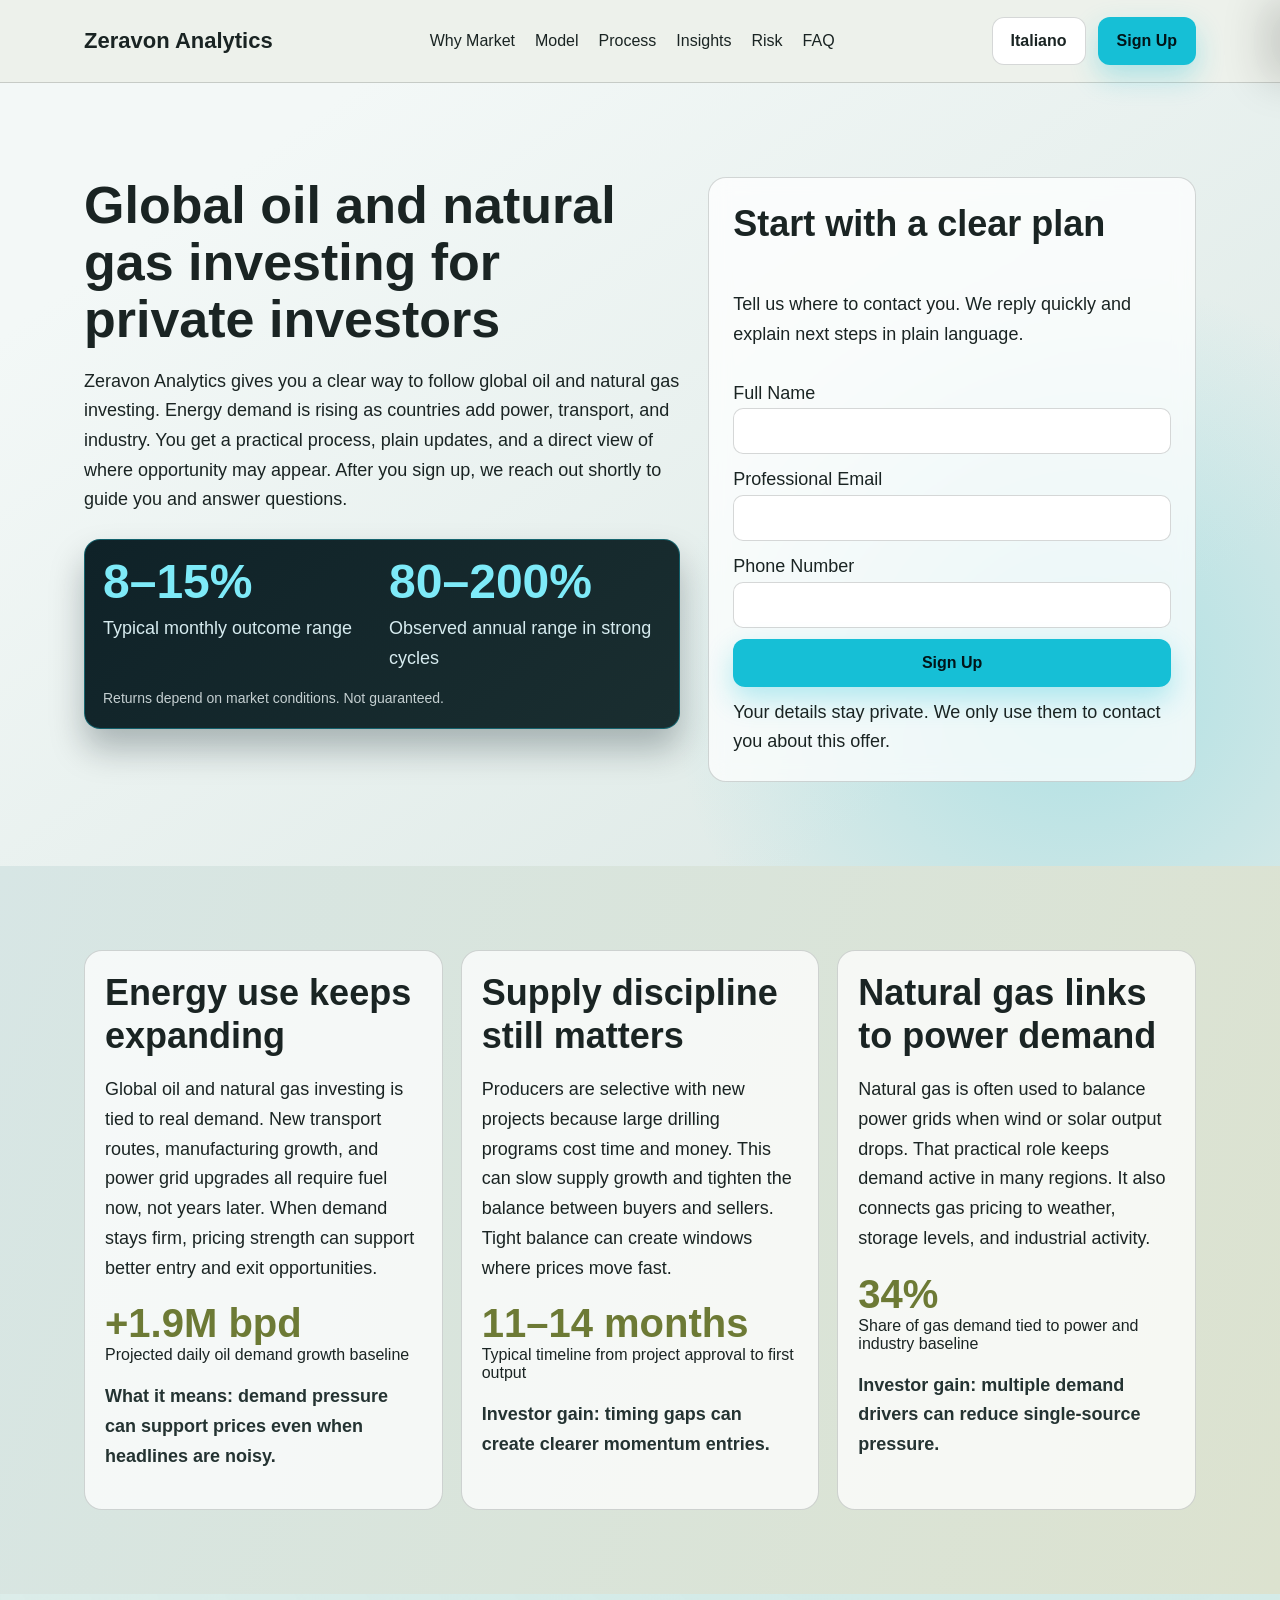
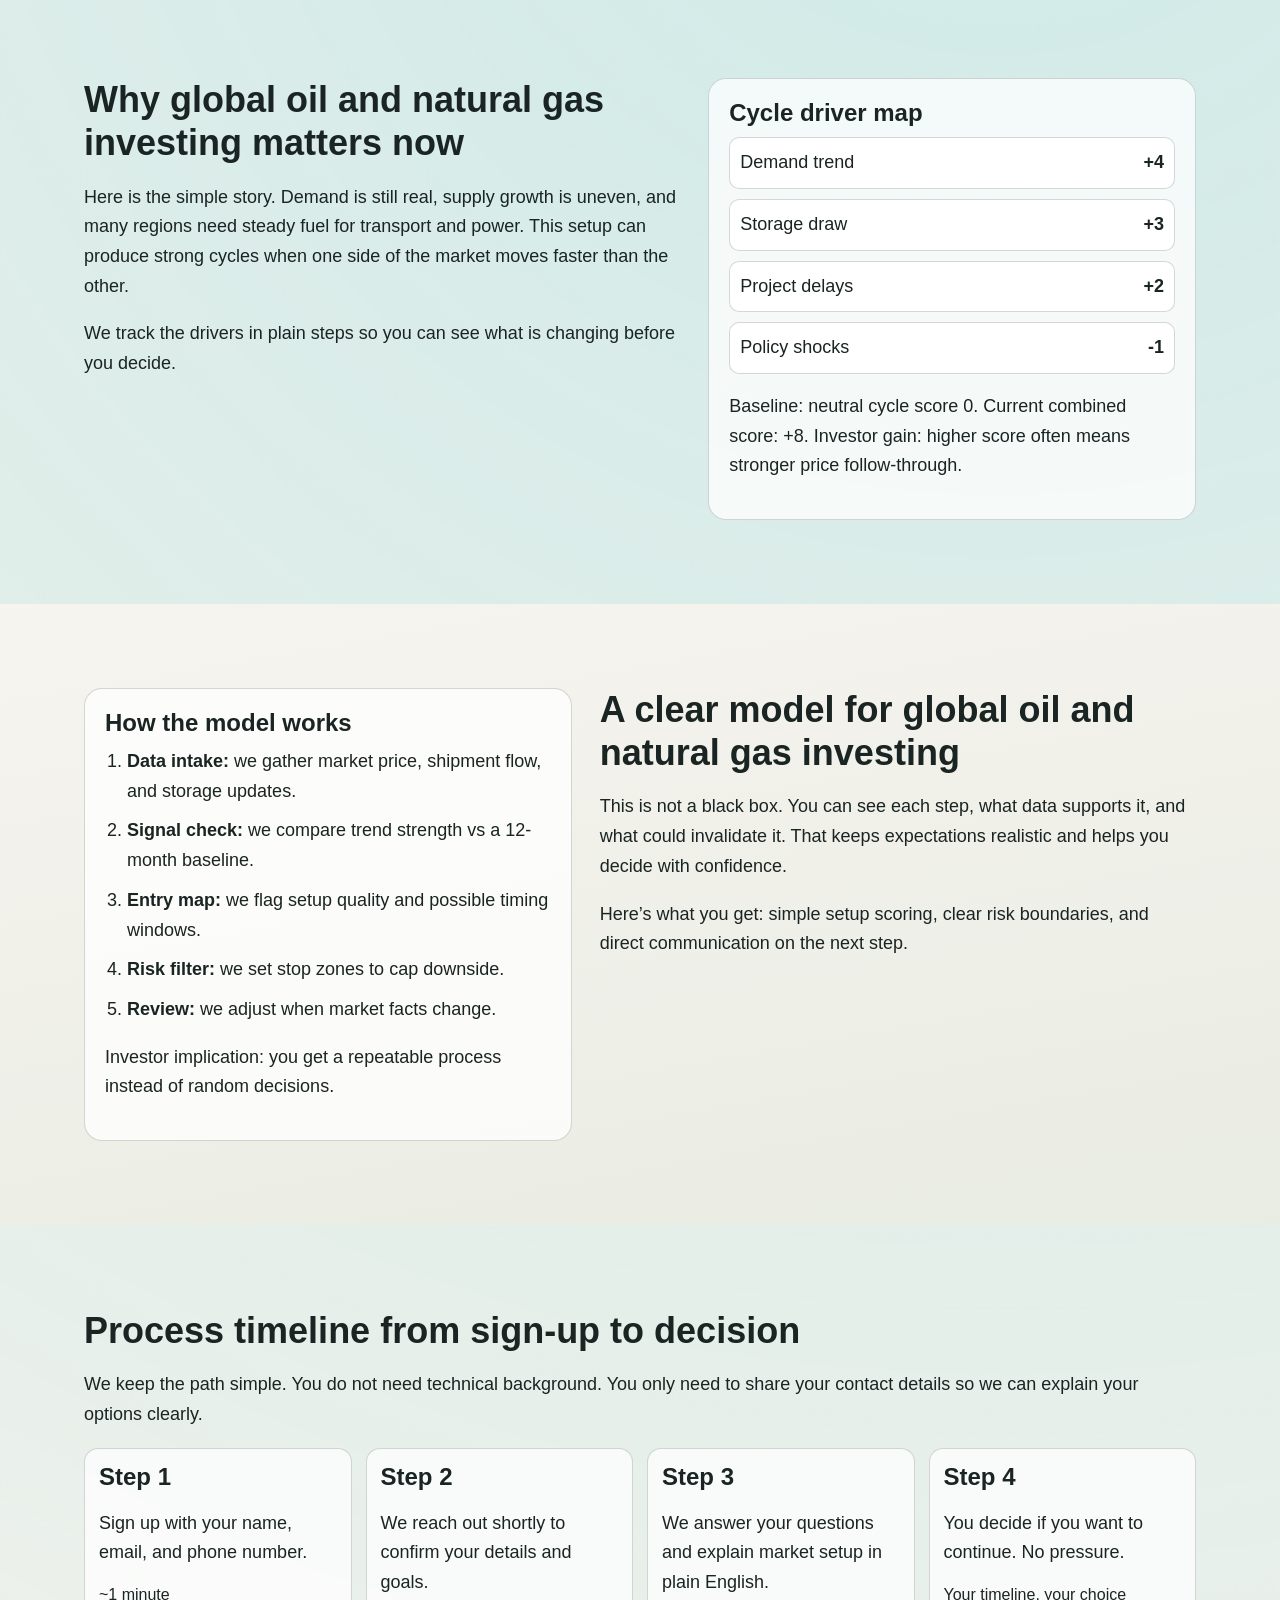
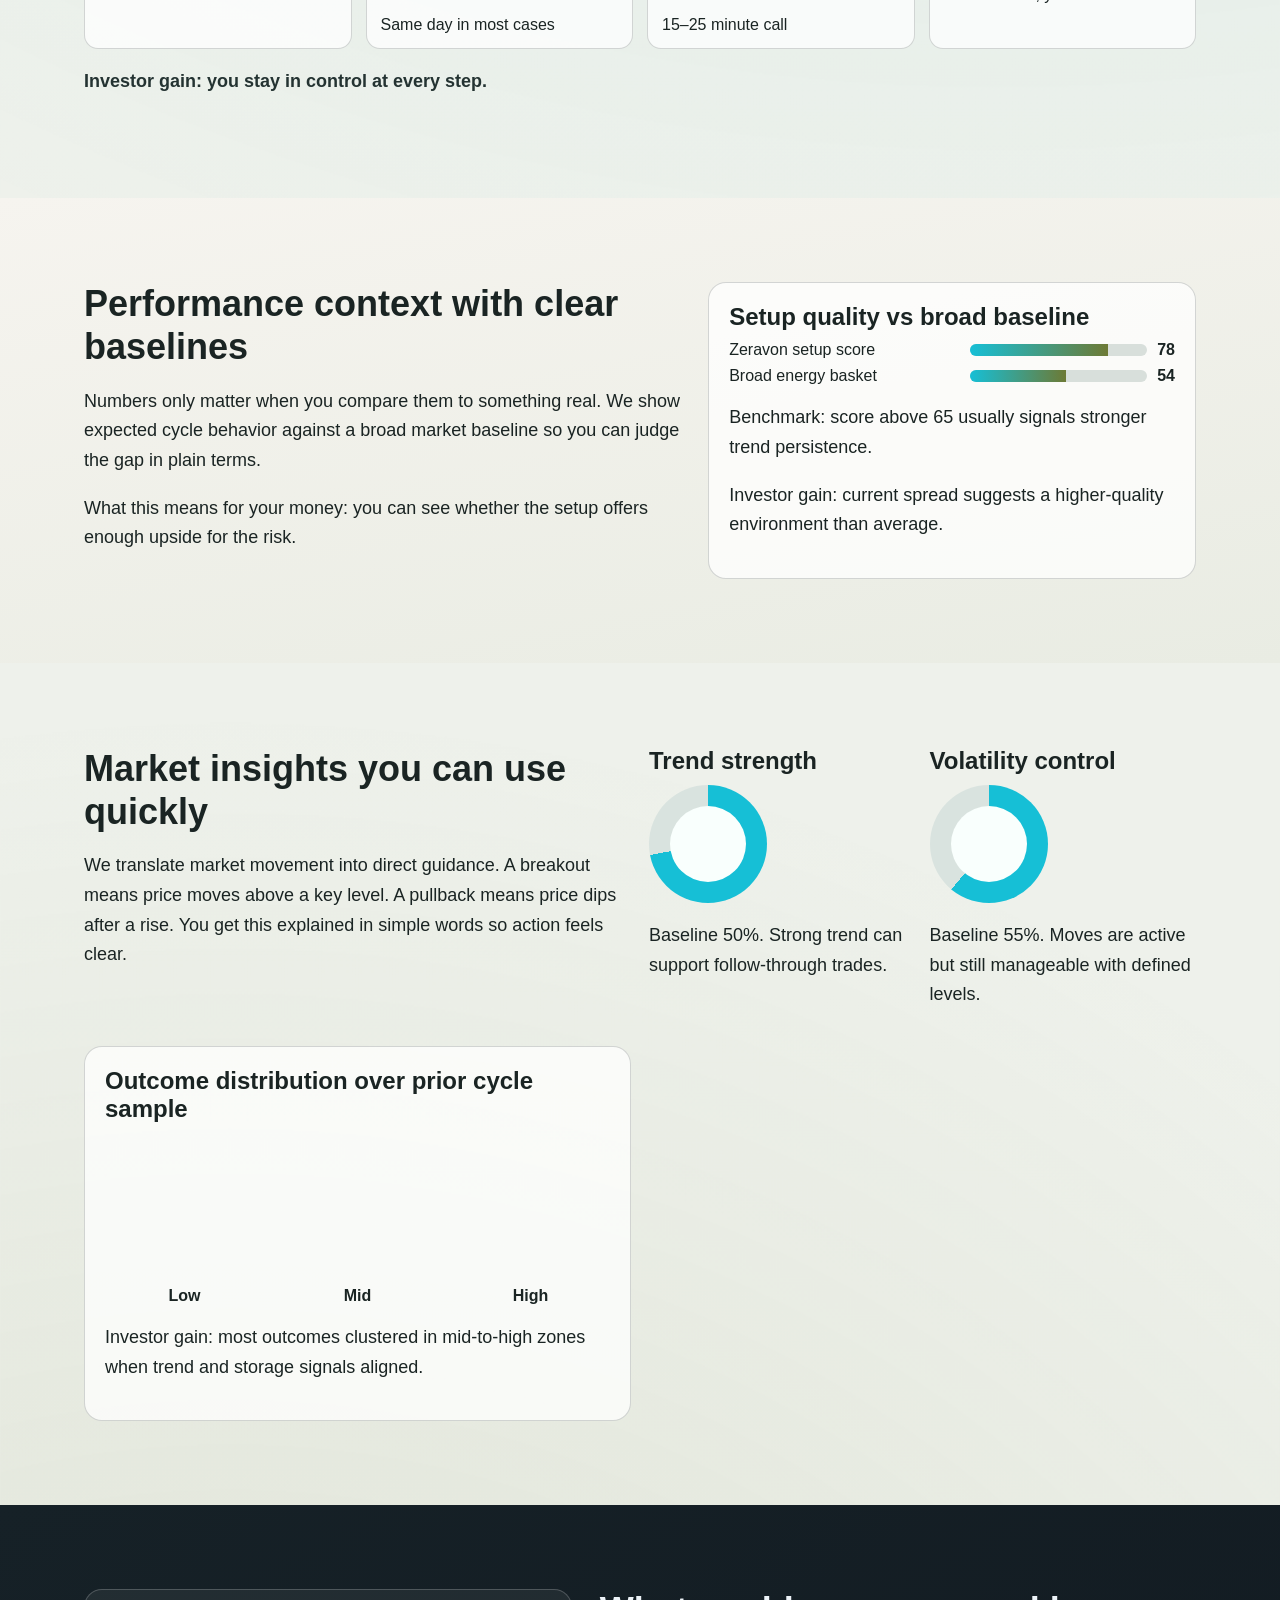
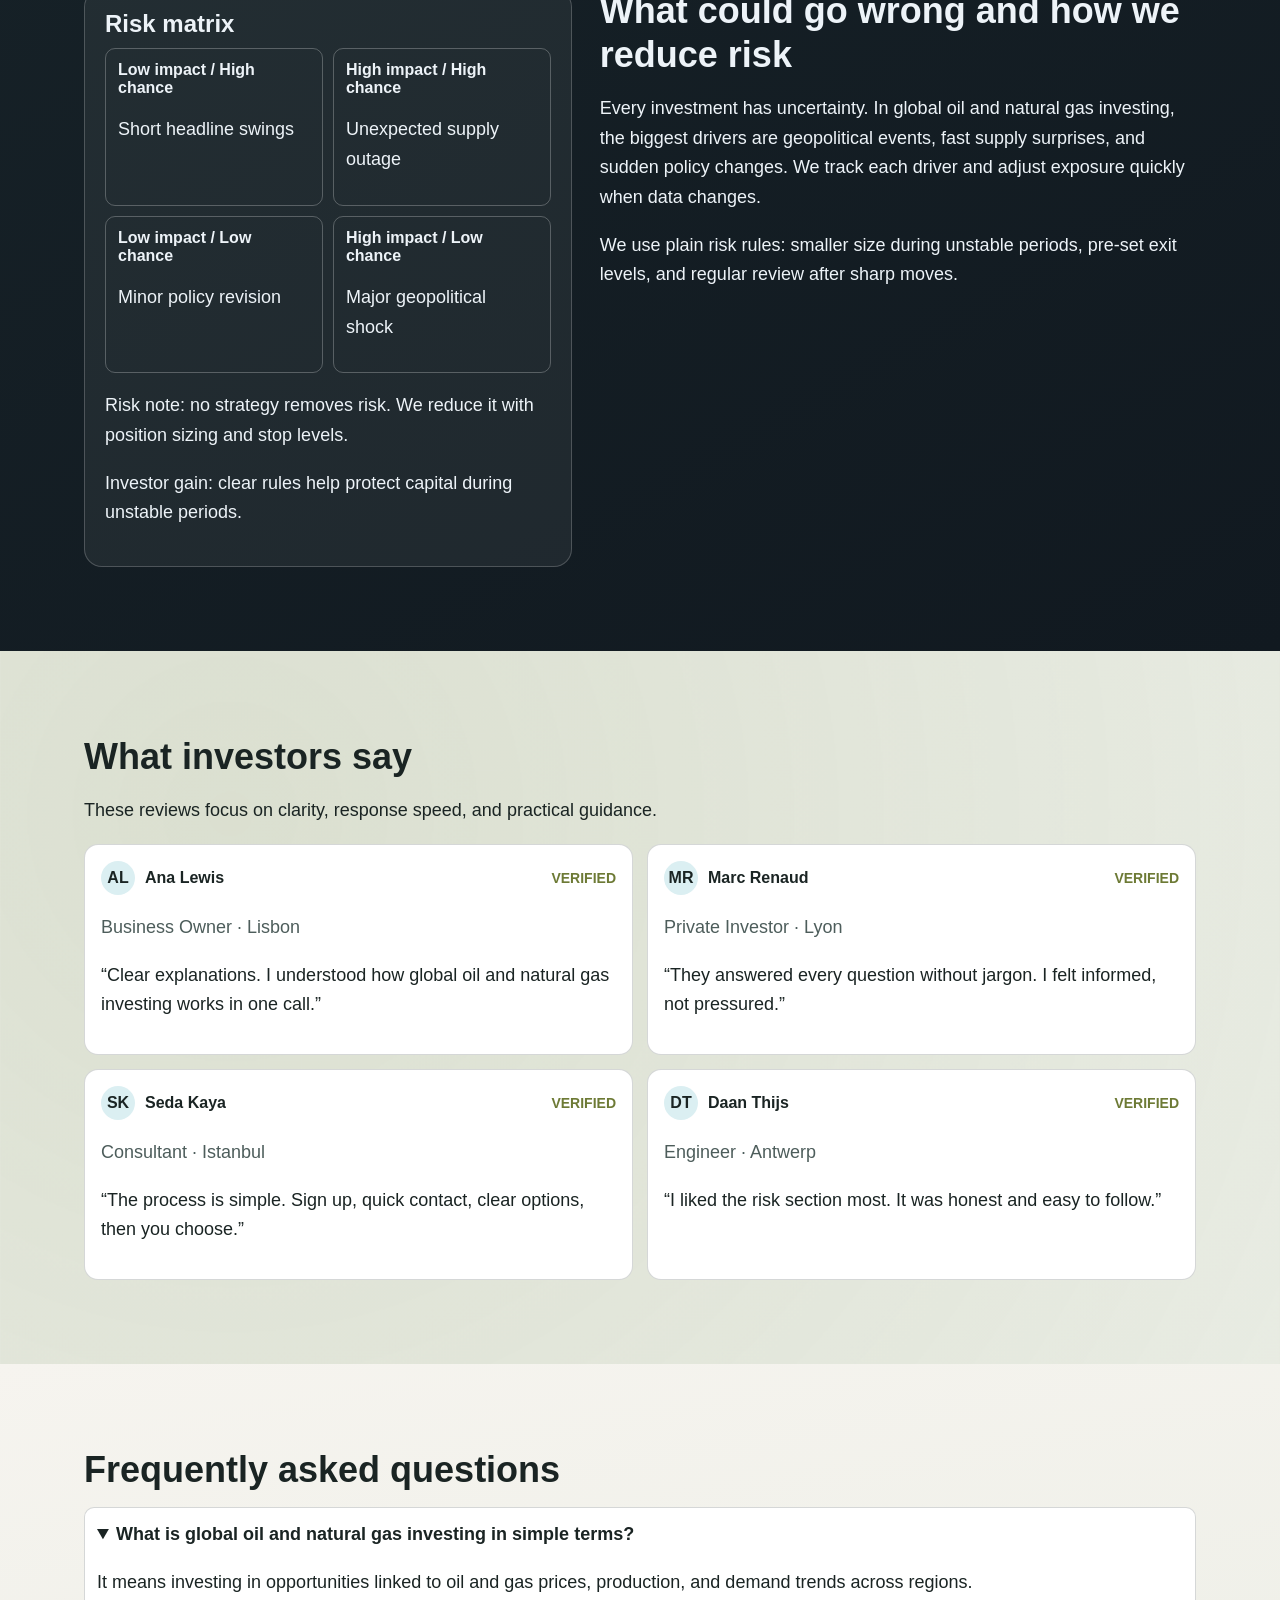
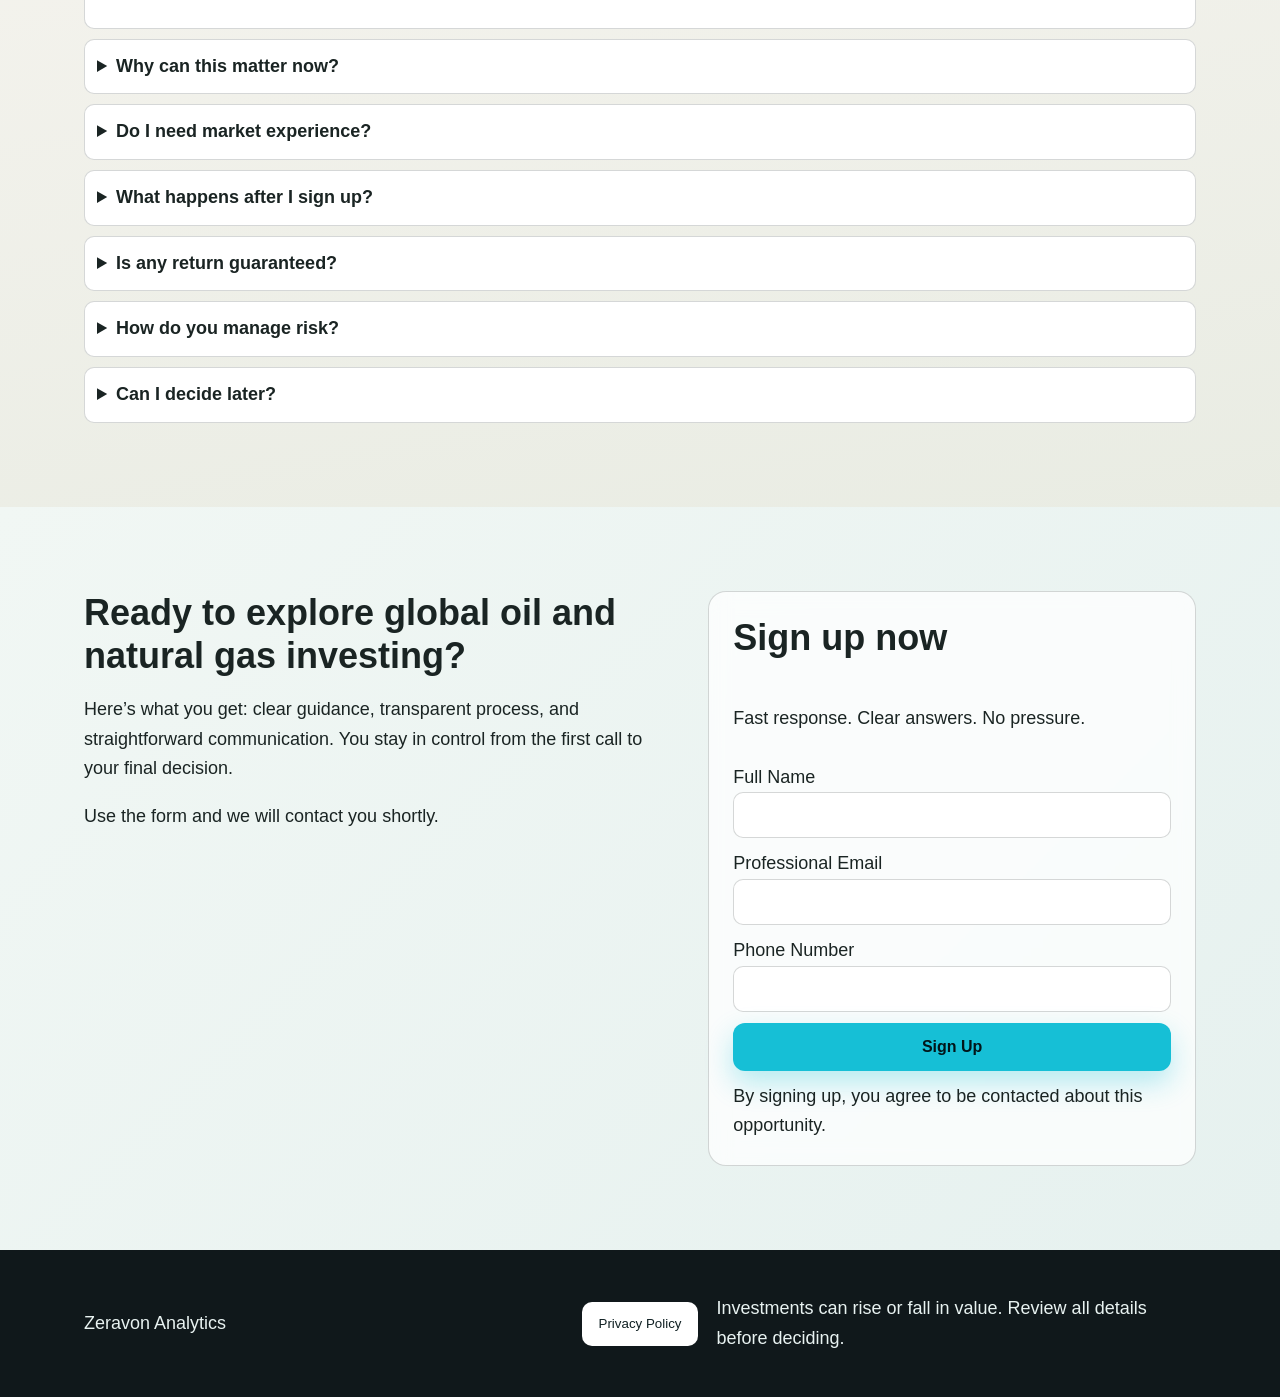
<file: it/index.html>
<!doctype html>
<html lang="en">
<head>
  <meta charset="UTF-8">
  <meta name="viewport" content="width=device-width, initial-scale=1.0">
  <title>Private Investor Energy Exposure | Zeravon Analytics IT</title>
  <meta name="description" content="Understand global oil and natural gas investing with plain language, process transparency, and clear risk view.">
  <link rel="canonical" href="https://www.zeravonanalytics.com/it/index.html">
  <link rel="alternate" hreflang="en" href="https://www.zeravonanalytics.com/index.html">
  <link rel="alternate" hreflang="de" href="https://www.zeravonanalytics.com/de/index.html">
  <link rel="alternate" hreflang="fr" href="https://www.zeravonanalytics.com/fr/index.html">
  <link rel="alternate" hreflang="es" href="https://www.zeravonanalytics.com/es/index.html">
  <link rel="alternate" hreflang="it" href="https://www.zeravonanalytics.com/it/index.html">
  <link rel="alternate" hreflang="tr" href="https://www.zeravonanalytics.com/tr/index.html">
  <link rel="alternate" hreflang="pt" href="https://www.zeravonanalytics.com/pt/index.html">
  <link rel="alternate" hreflang="ja" href="https://www.zeravonanalytics.com/jp/index.html">
  <link rel="alternate" hreflang="sk" href="https://www.zeravonanalytics.com/sk/index.html">
  <link rel="alternate" hreflang="nl-BE" href="https://www.zeravonanalytics.com/be/index.html">
  <link rel="alternate" hreflang="x-default" href="https://www.zeravonanalytics.com/index.html">
  <meta property="og:type" content="website">
  <meta property="og:title" content="Private Investor Energy Exposure | Zeravon Analytics IT">
  <meta property="og:description" content="Understand global oil and natural gas investing with plain language, process transparency, and clear risk view.">
  <meta property="og:url" content="https://www.zeravonanalytics.com/it/index.html">
  <meta property="og:site_name" content="Zeravon Analytics">
  <meta name="twitter:card" content="summary_large_image">
  <meta name="twitter:title" content="Private Investor Energy Exposure | Zeravon Analytics IT">
  <meta name="twitter:description" content="Understand global oil and natural gas investing with plain language, process transparency, and clear risk view.">
  <link rel="stylesheet" href="../assets/style.css">
  <script defer src="../assets/app.js"></script>
</head>
<body>
  <header class="site-header">
    <div class="container header-row">
      <a class="brand" href="../index.html" aria-label="Zeravon Analytics home">Zeravon Analytics</a>
      <nav class="main-nav" aria-label="Main navigation">
        <a href="#why-market">Why Market</a>
        <a href="#model">Model</a>
        <a href="#process">Process</a>
        <a href="#insights">Insights</a>
        <a href="#risk">Risk</a>
        <a href="#faq">FAQ</a>
      </nav>
      <div class="header-actions">
        <div class="lang-switch" data-dropdown>
          <button class="lang-pill" aria-expanded="false" aria-haspopup="true">Italiano</button>
          <div class="lang-menu" role="menu">
            <a href="../index.html"><svg viewBox="0 0 60 36" aria-hidden="true"><rect width="60" height="36" fill="#012169"/><path d="M0 0l60 36M60 0L0 36" stroke="#fff" stroke-width="7"/><path d="M0 0l60 36M60 0L0 36" stroke="#c8102e" stroke-width="4"/><path d="M30 0v36M0 18h60" stroke="#fff" stroke-width="12"/><path d="M30 0v36M0 18h60" stroke="#c8102e" stroke-width="7"/></svg>English</a>
            <a href="../de/index.html"><svg viewBox="0 0 60 36" aria-hidden="true"><rect width="60" height="12" fill="#000"/><rect y="12" width="60" height="12" fill="#dd0000"/><rect y="24" width="60" height="12" fill="#ffce00"/></svg>Deutsch</a>
            <a href="../fr/index.html"><svg viewBox="0 0 60 36" aria-hidden="true"><rect width="20" height="36" fill="#0055a4"/><rect x="20" width="20" height="36" fill="#fff"/><rect x="40" width="20" height="36" fill="#ef4135"/></svg>Français</a>
            <a href="../es/index.html"><svg viewBox="0 0 60 36" aria-hidden="true"><rect width="60" height="9" fill="#aa151b"/><rect y="9" width="60" height="18" fill="#f1bf00"/><rect y="27" width="60" height="9" fill="#aa151b"/></svg>Español</a>
            <a href="../it/index.html"><svg viewBox="0 0 60 36" aria-hidden="true"><rect width="20" height="36" fill="#009246"/><rect x="20" width="20" height="36" fill="#fff"/><rect x="40" width="20" height="36" fill="#ce2b37"/></svg>Italiano</a>
            <a href="../tr/index.html"><svg viewBox="0 0 60 36" aria-hidden="true"><rect width="60" height="36" fill="#e30a17"/><circle cx="24" cy="18" r="8" fill="#fff"/><circle cx="27" cy="18" r="6" fill="#e30a17"/><polygon points="34,18 40,15 40,21" fill="#fff"/></svg>Türkçe</a>
            <a href="../pt/index.html"><svg viewBox="0 0 60 36" aria-hidden="true"><rect width="24" height="36" fill="#006600"/><rect x="24" width="36" height="36" fill="#ff0000"/></svg>Português</a>
            <a href="../jp/index.html"><svg viewBox="0 0 60 36" aria-hidden="true"><rect width="60" height="36" fill="#fff"/><circle cx="30" cy="18" r="8" fill="#bc002d"/></svg>日本語</a>
            <a href="../sk/index.html"><svg viewBox="0 0 60 36" aria-hidden="true"><rect width="60" height="12" fill="#fff"/><rect y="12" width="60" height="12" fill="#0b4ea2"/><rect y="24" width="60" height="12" fill="#ee1c25"/></svg>Slovak</a>
            <a href="../be/index.html"><svg viewBox="0 0 60 36" aria-hidden="true"><rect width="20" height="36" fill="#000"/><rect x="20" width="20" height="36" fill="#ffe936"/><rect x="40" width="20" height="36" fill="#ef3340"/></svg>Nederlands (BE)</a>
          </div>
        </div>
        <a class="btn-primary" href="#lead-form">Sign Up</a>
      </div>
      <button class="burger" aria-label="Open menu" aria-expanded="false">☰</button>
    </div>
    <aside class="mobile-drawer" aria-hidden="true">
      <button class="drawer-close" aria-label="Close menu">✕</button>
      <nav aria-label="Mobile navigation">
        <a href="#why-market">Why Market</a>
        <a href="#model">Model</a>
        <a href="#process">Process</a>
        <a href="#insights">Insights</a>
        <a href="#risk">Risk</a>
        <a href="#faq">FAQ</a>
      </nav>
      <div class="lang-switch" data-dropdown>
        <button class="lang-pill" aria-expanded="false" aria-haspopup="true">Italiano</button>
        <div class="lang-menu" role="menu">
          <a href="../index.html"><svg viewBox="0 0 60 36" aria-hidden="true"><rect width="60" height="36" fill="#012169"/></svg>English</a>
          <a href="../de/index.html"><svg viewBox="0 0 60 36" aria-hidden="true"><rect width="60" height="12" fill="#000"/><rect y="12" width="60" height="12" fill="#dd0000"/><rect y="24" width="60" height="12" fill="#ffce00"/></svg>Deutsch</a>
          <a href="../fr/index.html"><svg viewBox="0 0 60 36" aria-hidden="true"><rect width="20" height="36" fill="#0055a4"/><rect x="20" width="20" height="36" fill="#fff"/><rect x="40" width="20" height="36" fill="#ef4135"/></svg>Français</a>
          <a href="../es/index.html"><svg viewBox="0 0 60 36" aria-hidden="true"><rect width="60" height="9" fill="#aa151b"/><rect y="9" width="60" height="18" fill="#f1bf00"/><rect y="27" width="60" height="9" fill="#aa151b"/></svg>Español</a>
          <a href="../it/index.html"><svg viewBox="0 0 60 36" aria-hidden="true"><rect width="20" height="36" fill="#009246"/><rect x="20" width="20" height="36" fill="#fff"/><rect x="40" width="20" height="36" fill="#ce2b37"/></svg>Italiano</a>
          <a href="../tr/index.html"><svg viewBox="0 0 60 36" aria-hidden="true"><rect width="60" height="36" fill="#e30a17"/></svg>Türkçe</a>
          <a href="../pt/index.html"><svg viewBox="0 0 60 36" aria-hidden="true"><rect width="24" height="36" fill="#006600"/><rect x="24" width="36" height="36" fill="#ff0000"/></svg>Português</a>
          <a href="../jp/index.html"><svg viewBox="0 0 60 36" aria-hidden="true"><rect width="60" height="36" fill="#fff"/><circle cx="30" cy="18" r="8" fill="#bc002d"/></svg>日本語</a>
          <a href="../sk/index.html"><svg viewBox="0 0 60 36" aria-hidden="true"><rect width="60" height="12" fill="#fff"/><rect y="12" width="60" height="12" fill="#0b4ea2"/><rect y="24" width="60" height="12" fill="#ee1c25"/></svg>Slovak</a>
          <a href="../be/index.html"><svg viewBox="0 0 60 36" aria-hidden="true"><rect width="20" height="36" fill="#000"/><rect x="20" width="20" height="36" fill="#ffe936"/><rect x="40" width="20" height="36" fill="#ef3340"/></svg>Nederlands(BE)</a>
        </div>
      </div>
      <a class="btn-primary" href="#lead-form">Sign Up</a>
    </aside>
  </header>

  <main>
    <section class="hero section-shell" id="lead-form">
      <div class="hero-glow"></div>
      <div class="container hero-grid">
        <div>
          <h1>Global oil and natural gas investing for private investors</h1>
          <p>Zeravon Analytics gives you a clear way to follow global oil and natural gas investing. Energy demand is rising as countries add power, transport, and industry. You get a practical process, plain updates, and a direct view of where opportunity may appear. After you sign up, we reach out shortly to guide you and answer questions.</p>
          <div class="performance-panel" aria-label="Performance range">
            <div>
              <p class="value">8–15%</p>
              <p class="label">Typical monthly outcome range</p>
            </div>
            <div>
              <p class="value">80–200%</p>
              <p class="label">Observed annual range in strong cycles</p>
            </div>
            <p class="micro">Returns depend on market conditions. Not guaranteed.</p>
          </div>
        </div>
        <form class="lead-form" aria-label="Hero sign up form">
          <h2>Start with a clear plan</h2>
          <p>Tell us where to contact you. We reply quickly and explain next steps in plain language.</p>
          <label>Full Name<input type="text" name="name" required></label>
          <label>Professional Email<input type="email" name="email" required></label>
          <label>Phone Number<input type="tel" name="phone" required></label>
          <button type="submit" class="btn-primary">Sign Up</button>
          <small>Your details stay private. We only use them to contact you about this offer.</small>
        </form>
      </div>
    </section>

    <section class="kpi-strip section-shell">
      <div class="container kpi-grid">
        <article><h2>Energy use keeps expanding</h2><p>Global oil and natural gas investing is tied to real demand. New transport routes, manufacturing growth, and power grid upgrades all require fuel now, not years later. When demand stays firm, pricing strength can support better entry and exit opportunities.</p><strong>+1.9M bpd</strong><span>Projected daily oil demand growth baseline</span><p class="meaning">What it means: demand pressure can support prices even when headlines are noisy.</p></article>
        <article><h2>Supply discipline still matters</h2><p>Producers are selective with new projects because large drilling programs cost time and money. This can slow supply growth and tighten the balance between buyers and sellers. Tight balance can create windows where prices move fast.</p><strong>11–14 months</strong><span>Typical timeline from project approval to first output</span><p class="meaning">Investor gain: timing gaps can create clearer momentum entries.</p></article>
        <article><h2>Natural gas links to power demand</h2><p>Natural gas is often used to balance power grids when wind or solar output drops. That practical role keeps demand active in many regions. It also connects gas pricing to weather, storage levels, and industrial activity.</p><strong>34%</strong><span>Share of gas demand tied to power and industry baseline</span><p class="meaning">Investor gain: multiple demand drivers can reduce single-source pressure.</p></article>
      </div>
    </section>

    <section id="why-market" class="section-shell">
      <div class="container split">
        <div>
          <h2>Why global oil and natural gas investing matters now</h2>
          <p>Here is the simple story. Demand is still real, supply growth is uneven, and many regions need steady fuel for transport and power. This setup can produce strong cycles when one side of the market moves faster than the other.</p>
          <p>We track the drivers in plain steps so you can see what is changing before you decide.</p>
        </div>
        <div class="waterfall-card">
          <h3>Cycle driver map</h3>
          <ul>
            <li><span>Demand trend</span><b>+4</b></li>
            <li><span>Storage draw</span><b>+3</b></li>
            <li><span>Project delays</span><b>+2</b></li>
            <li><span>Policy shocks</span><b>-1</b></li>
          </ul>
          <p>Baseline: neutral cycle score 0. Current combined score: +8. Investor gain: higher score often means stronger price follow-through.</p>
        </div>
      </div>
    </section>

    <section id="model" class="section-shell alt">
      <div class="container split reverse">
        <div class="architecture">
          <h3>How the model works</h3>
          <ol>
            <li><b>Data intake:</b> we gather market price, shipment flow, and storage updates.</li>
            <li><b>Signal check:</b> we compare trend strength vs a 12-month baseline.</li>
            <li><b>Entry map:</b> we flag setup quality and possible timing windows.</li>
            <li><b>Risk filter:</b> we set stop zones to cap downside.</li>
            <li><b>Review:</b> we adjust when market facts change.</li>
          </ol>
          <p>Investor implication: you get a repeatable process instead of random decisions.</p>
        </div>
        <div>
          <h2>A clear model for global oil and natural gas investing</h2>
          <p>This is not a black box. You can see each step, what data supports it, and what could invalidate it. That keeps expectations realistic and helps you decide with confidence.</p>
          <p>Here’s what you get: simple setup scoring, clear risk boundaries, and direct communication on the next step.</p>
        </div>
      </div>
    </section>

    <section id="process" class="section-shell">
      <div class="container">
        <h2>Process timeline from sign-up to decision</h2>
        <p>We keep the path simple. You do not need technical background. You only need to share your contact details so we can explain your options clearly.</p>
        <div class="timeline">
          <article><h3>Step 1</h3><p>Sign up with your name, email, and phone number.</p><span>~1 minute</span></article>
          <article><h3>Step 2</h3><p>We reach out shortly to confirm your details and goals.</p><span>Same day in most cases</span></article>
          <article><h3>Step 3</h3><p>We answer your questions and explain market setup in plain English.</p><span>15–25 minute call</span></article>
          <article><h3>Step 4</h3><p>You decide if you want to continue. No pressure.</p><span>Your timeline, your choice</span></article>
        </div>
        <p class="meaning">Investor gain: you stay in control at every step.</p>
      </div>
    </section>

    <section class="section-shell alt" id="metrics">
      <div class="container split">
        <div>
          <h2>Performance context with clear baselines</h2>
          <p>Numbers only matter when you compare them to something real. We show expected cycle behavior against a broad market baseline so you can judge the gap in plain terms.</p>
          <p>What this means for your money: you can see whether the setup offers enough upside for the risk.</p>
        </div>
        <div class="comparison-card">
          <h3>Setup quality vs broad baseline</h3>
          <div class="bar-row"><span>Zeravon setup score</span><div><i style="width:78%"></i></div><b>78</b></div>
          <div class="bar-row"><span>Broad energy basket</span><div><i style="width:54%"></i></div><b>54</b></div>
          <p>Benchmark: score above 65 usually signals stronger trend persistence.</p>
          <p>Investor gain: current spread suggests a higher-quality environment than average.</p>
        </div>
      </div>
    </section>

    <section id="insights" class="section-shell">
      <div class="container insights-grid">
        <div>
          <h2>Market insights you can use quickly</h2>
          <p>We translate market movement into direct guidance. A breakout means price moves above a key level. A pullback means price dips after a rise. You get this explained in simple words so action feels clear.</p>
        </div>
        <div class="rings">
          <article><h3>Trend strength</h3><div class="ring" style="--pct:72">72%</div><p>Baseline 50%. Strong trend can support follow-through trades.</p></article>
          <article><h3>Volatility control</h3><div class="ring" style="--pct:61">61%</div><p>Baseline 55%. Moves are active but still manageable with defined levels.</p></article>
        </div>
        <div class="distribution">
          <h3>Outcome distribution over prior cycle sample</h3>
          <div class="vbars"><span><i style="height:24%"></i><b>Low</b></span><span><i style="height:58%"></i><b>Mid</b></span><span><i style="height:82%"></i><b>High</b></span></div>
          <p>Investor gain: most outcomes clustered in mid-to-high zones when trend and storage signals aligned.</p>
        </div>
      </div>
    </section>

    <section id="risk" class="section-shell dark">
      <div class="container split reverse">
        <div class="risk-matrix">
          <h3>Risk matrix</h3>
          <div class="matrix-grid">
            <div><b>Low impact / High chance</b><p>Short headline swings</p></div>
            <div><b>High impact / High chance</b><p>Unexpected supply outage</p></div>
            <div><b>Low impact / Low chance</b><p>Minor policy revision</p></div>
            <div><b>High impact / Low chance</b><p>Major geopolitical shock</p></div>
          </div>
          <p>Risk note: no strategy removes risk. We reduce it with position sizing and stop levels.</p>
          <p>Investor gain: clear rules help protect capital during unstable periods.</p>
        </div>
        <div>
          <h2>What could go wrong and how we reduce risk</h2>
          <p>Every investment has uncertainty. In global oil and natural gas investing, the biggest drivers are geopolitical events, fast supply surprises, and sudden policy changes. We track each driver and adjust exposure quickly when data changes.</p>
          <p>We use plain risk rules: smaller size during unstable periods, pre-set exit levels, and regular review after sharp moves.</p>
        </div>
      </div>
    </section>

    <section class="section-shell" id="reviews">
      <div class="container">
        <h2>What investors say</h2>
        <p>These reviews focus on clarity, response speed, and practical guidance.</p>
        <div class="reviews-grid">
          <article><div class="rev-head"><span class="avatar">AL</span><strong>Ana Lewis</strong><em>VERIFIED</em></div><p class="meta">Business Owner · Lisbon</p><p>“Clear explanations. I understood how global oil and natural gas investing works in one call.”</p></article>
          <article><div class="rev-head"><span class="avatar">MR</span><strong>Marc Renaud</strong><em>VERIFIED</em></div><p class="meta">Private Investor · Lyon</p><p>“They answered every question without jargon. I felt informed, not pressured.”</p></article>
          <article><div class="rev-head"><span class="avatar">SK</span><strong>Seda Kaya</strong><em>VERIFIED</em></div><p class="meta">Consultant · Istanbul</p><p>“The process is simple. Sign up, quick contact, clear options, then you choose.”</p></article>
          <article><div class="rev-head"><span class="avatar">DT</span><strong>Daan Thijs</strong><em>VERIFIED</em></div><p class="meta">Engineer · Antwerp</p><p>“I liked the risk section most. It was honest and easy to follow.”</p></article>
        </div>
      </div>
    </section>

    <section id="faq" class="section-shell alt">
      <div class="container">
        <h2>Frequently asked questions</h2>
        <div class="faq-list">
          <details open><summary>What is global oil and natural gas investing in simple terms?</summary><p>It means investing in opportunities linked to oil and gas prices, production, and demand trends across regions.</p></details>
          <details><summary>Why can this matter now?</summary><p>Energy demand remains strong in many sectors, while supply growth can be uneven. That mix can create active market cycles.</p></details>
          <details><summary>Do I need market experience?</summary><p>No. We explain each step in plain English and answer your questions before you decide.</p></details>
          <details><summary>What happens after I sign up?</summary><p>After you sign up, we usually reach out shortly to confirm details and answer questions.</p></details>
          <details><summary>Is any return guaranteed?</summary><p>No. Returns depend on market conditions and are never guaranteed.</p></details>
          <details><summary>How do you manage risk?</summary><p>We use position sizing, stop levels, and ongoing review so downside stays controlled as much as possible.</p></details>
          <details><summary>Can I decide later?</summary><p>Yes. You can review the information and choose your next step on your own timeline.</p></details>
        </div>
      </div>
    </section>

    <section class="section-shell final-cta" id="contact">
      <div class="container split">
        <div>
          <h2>Ready to explore global oil and natural gas investing?</h2>
          <p>Here’s what you get: clear guidance, transparent process, and straightforward communication. You stay in control from the first call to your final decision.</p>
          <p>Use the form and we will contact you shortly.</p>
        </div>
        <form class="lead-form" aria-label="Final sign up form">
          <h2>Sign up now</h2>
          <p>Fast response. Clear answers. No pressure.</p>
          <label>Full Name<input type="text" name="name" required></label>
          <label>Professional Email<input type="email" name="email" required></label>
          <label>Phone Number<input type="tel" name="phone" required></label>
          <button type="submit" class="btn-primary">Sign Up</button>
          <small>By signing up, you agree to be contacted about this opportunity.</small>
        </form>
      </div>
    </section>
  </main>

  <footer class="site-footer">
    <div class="container footer-row">
      <p>Zeravon Analytics</p>
      <button class="privacy-open" type="button">Privacy Policy</button>
      <p>Investments can rise or fall in value. Review all details before deciding.</p>
    </div>
  </footer>

  <div class="modal" id="privacy-modal" aria-hidden="true" role="dialog" aria-modal="true" aria-labelledby="privacy-title">
    <div class="modal-card" tabindex="-1">
      <button class="modal-x" aria-label="Close privacy policy">✕</button>
      <h2 id="privacy-title">Privacy Policy</h2>
      <h3>Introduction</h3><p>We explain clearly how we collect and use your personal information.</p>
      <h3>Data collection</h3><p>We collect the details you submit: full name, professional email, and phone number.</p>
      <h3>Legal basis</h3><p>We process your data based on your consent and our legitimate need to respond to your request.</p>
      <h3>Cookies</h3><p>We use essential cookies for site function and basic analytics to improve experience.</p>
      <h3>Retention</h3><p>We keep your data only as long as needed to support communication and legal obligations.</p>
      <h3>Third-party sharing</h3><p>We may share limited data with trusted service providers that help us run communication systems.</p>
      <h3>Security</h3><p>We use technical and organizational safeguards to protect your information.</p>
      <h3>User rights</h3><p>You can request access, correction, deletion, or restriction of processing where law allows.</p>
      <h3>International transfers</h3><p>Your data may be processed in other countries with suitable contractual protections.</p>
      <h3>Industry risk disclosure</h3><p>Energy market investments involve volatility, and no outcome is guaranteed.</p>
      <h3>Contact</h3><p>Email: privacy@zeravonanalytics.com</p>
      <div class="modal-footer"><button class="modal-close" type="button">Close</button></div>
    </div>
  </div>

  <script type="application/ld+json">
  {
    "@context": "https://schema.org",
    "@graph": [
      {"@type":"Organization","name":"Zeravon Analytics","url":"https://www.zeravonanalytics.com"},
      {"@type":"WebSite","name":"Zeravon Analytics","url":"https://www.zeravonanalytics.com"},
      {"@type":"FAQPage","mainEntity":[
        {"@type":"Question","name":"What is global oil and natural gas investing in simple terms?","acceptedAnswer":{"@type":"Answer","text":"It means investing in opportunities linked to oil and gas prices, production, and demand trends across regions."}},
        {"@type":"Question","name":"What happens after I sign up?","acceptedAnswer":{"@type":"Answer","text":"After you sign up, we usually reach out shortly to confirm details and answer questions."}}
      ]},
      {"@type":"Review","author":{"@type":"Person","name":"Ana Lewis"},"reviewBody":"Clear explanations and useful guidance.","itemReviewed":{"@type":"Service","name":"Zeravon Analytics investor guidance"}}
    ]
  }
  </script>
</body>
</html>
</file>
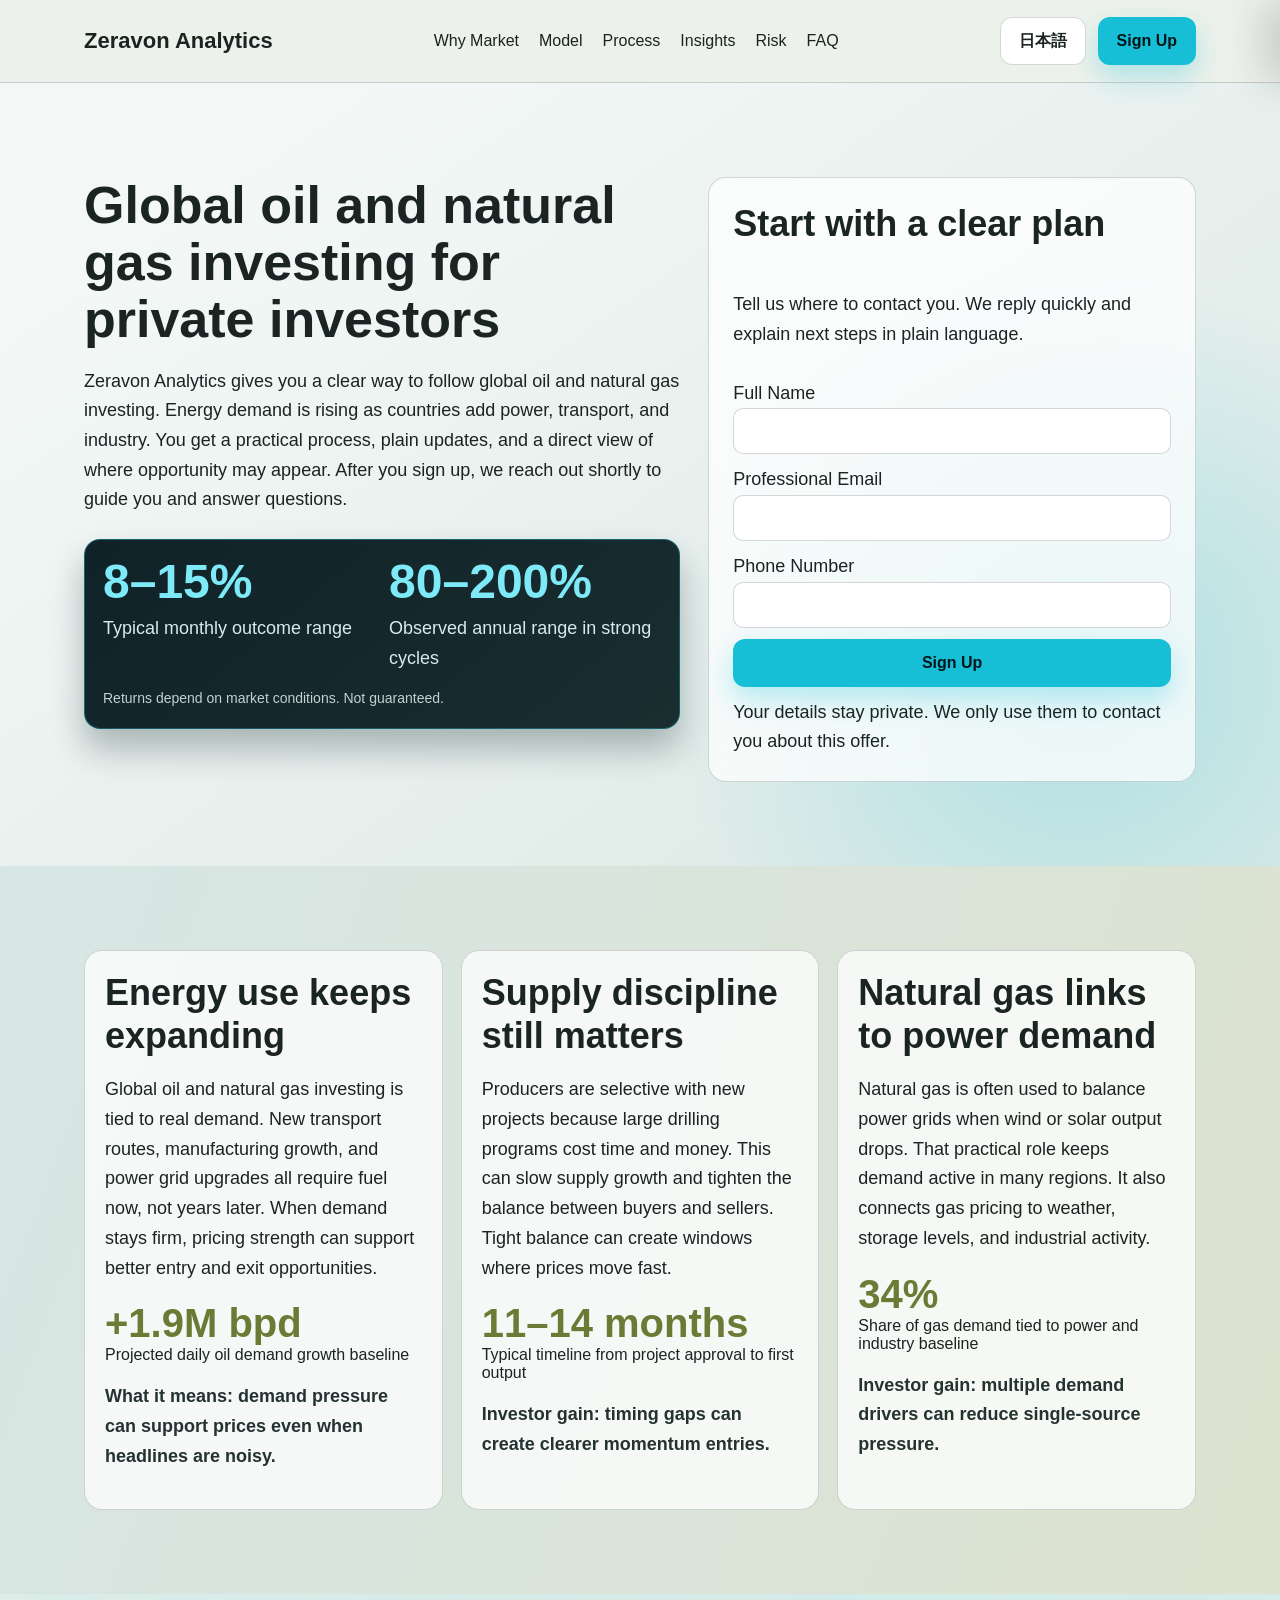
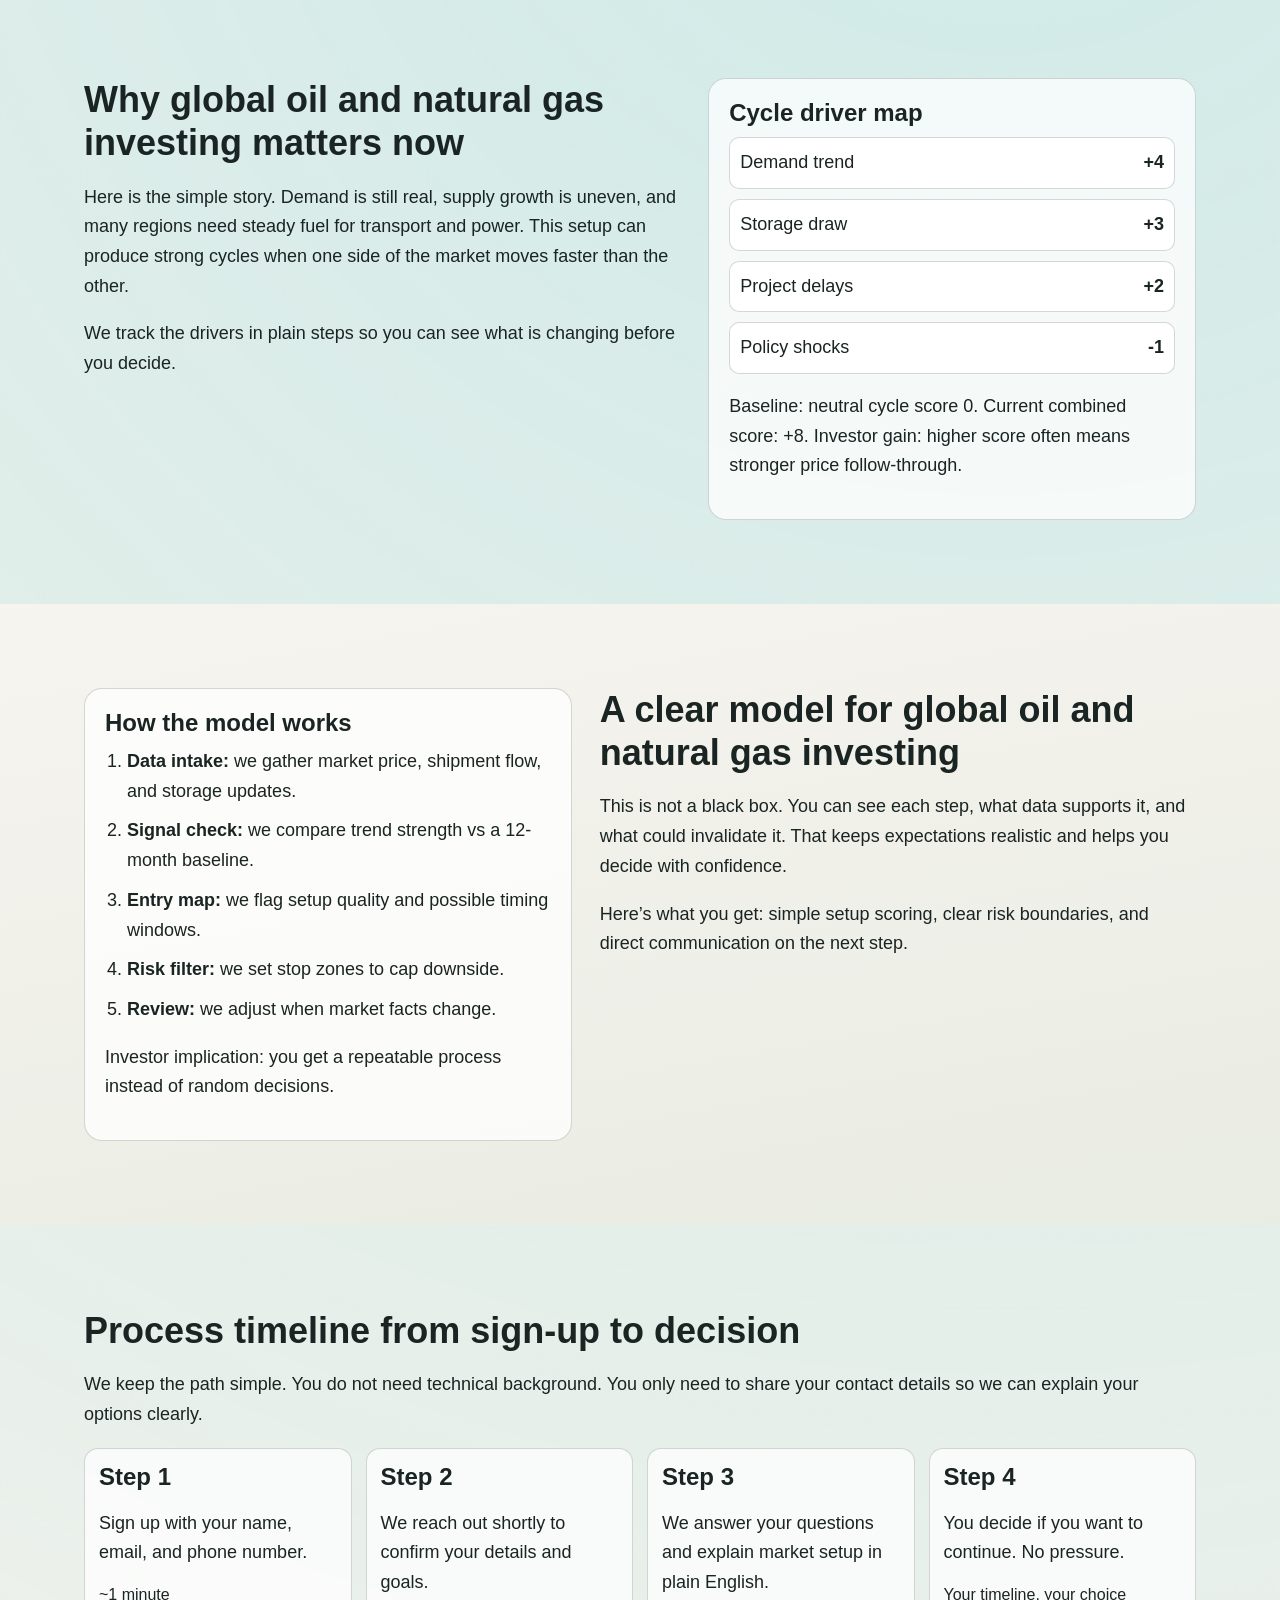
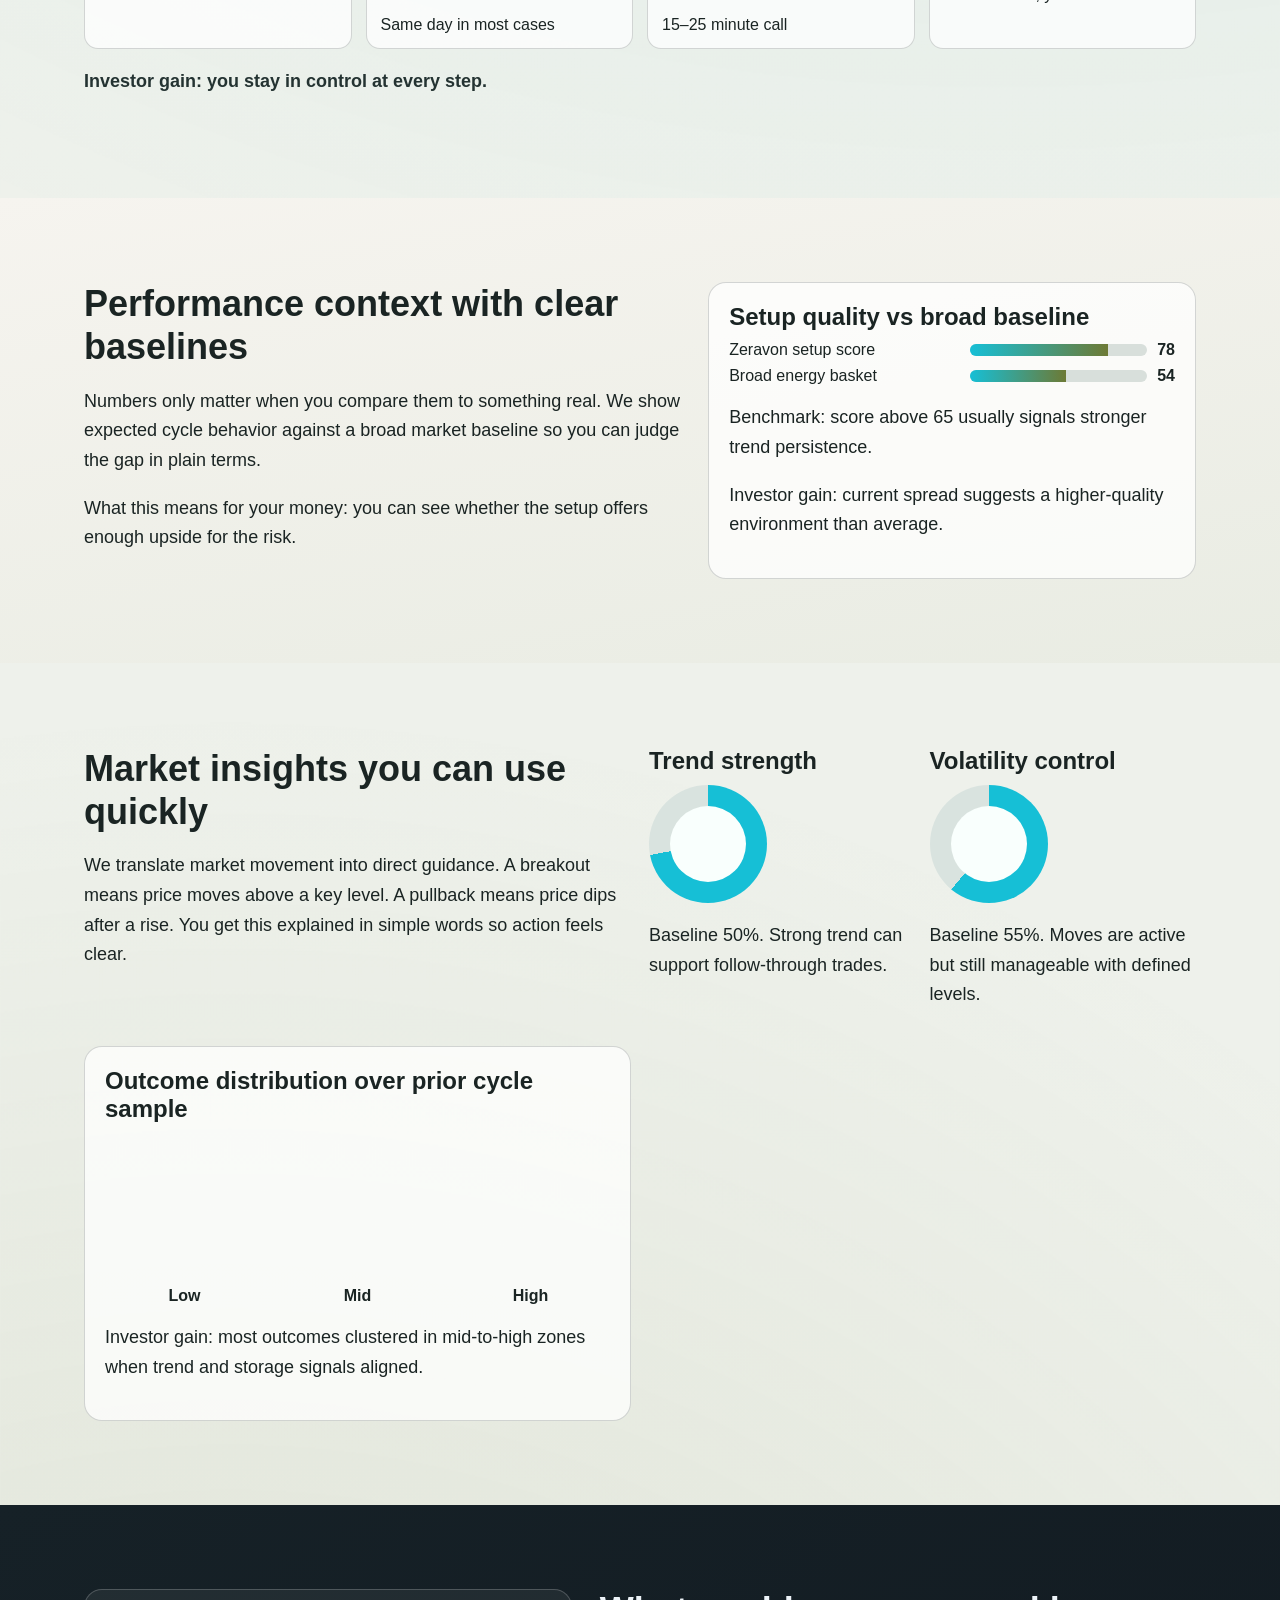
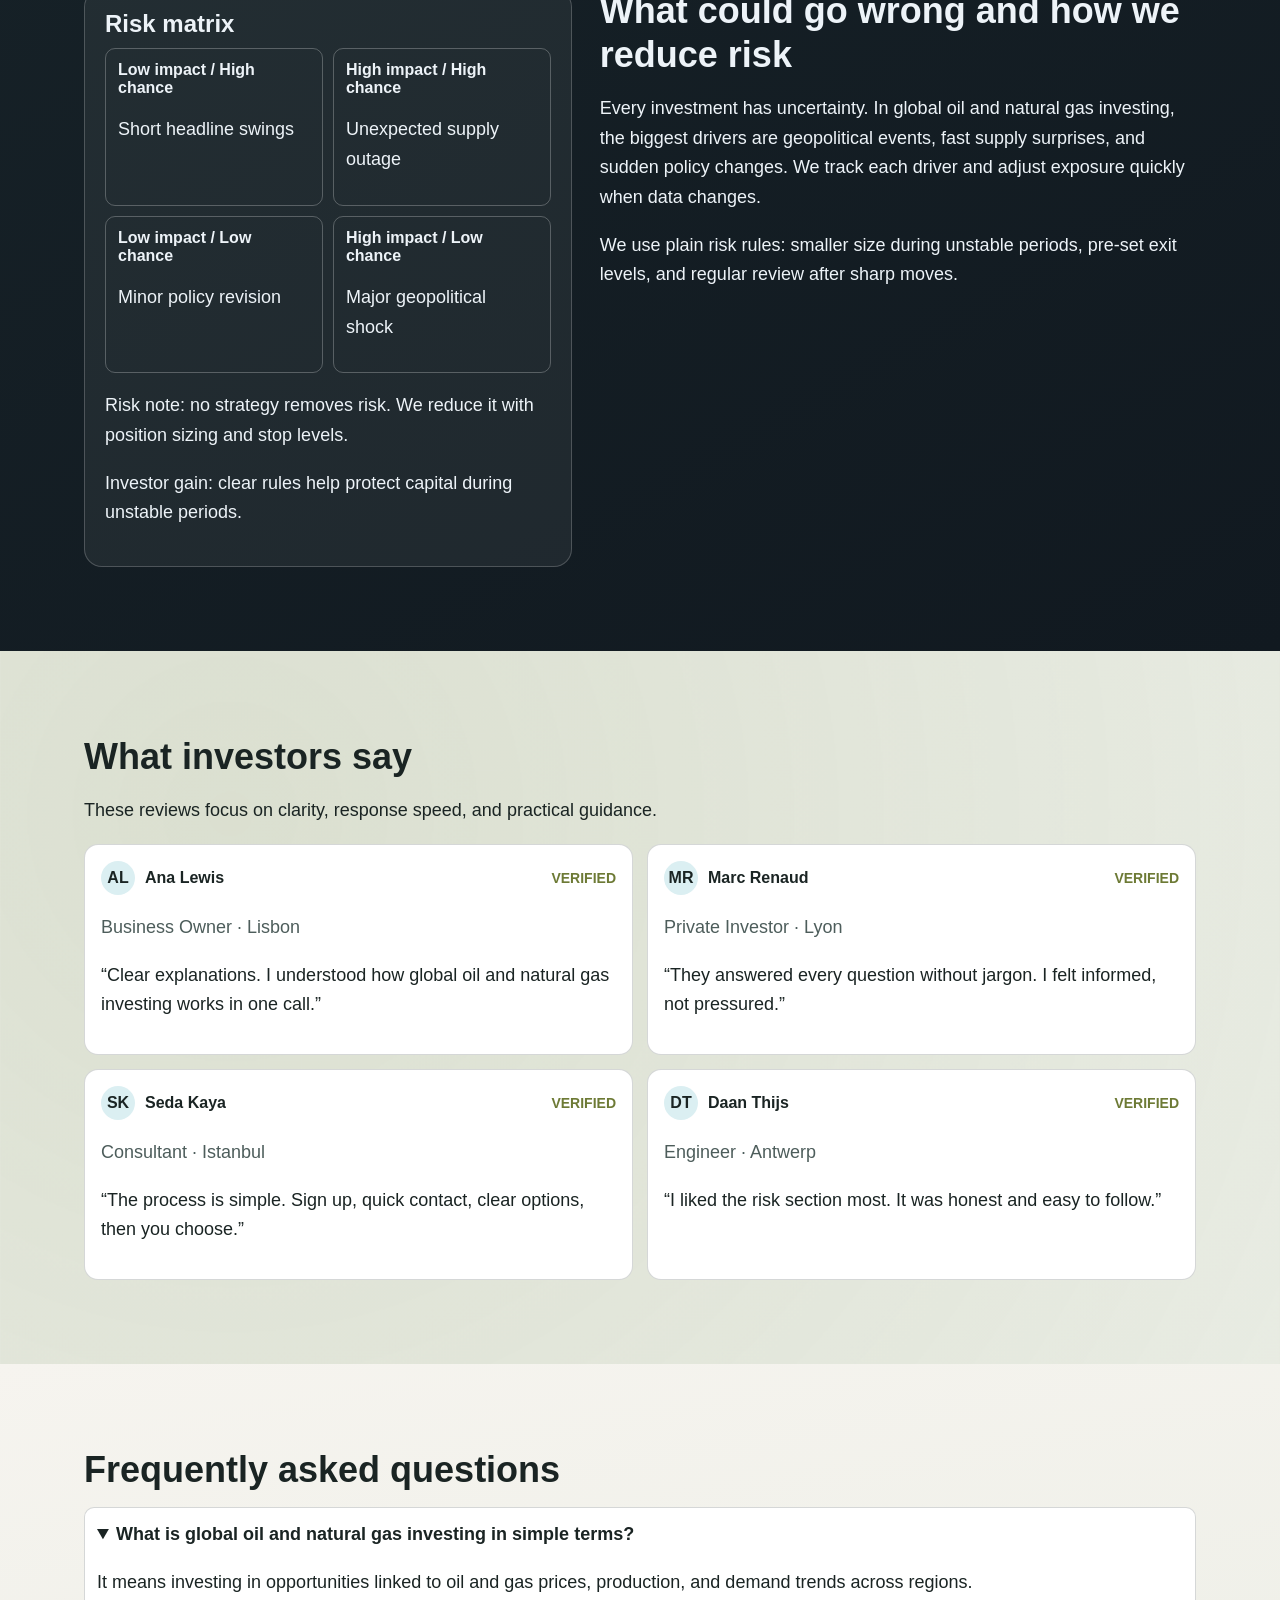
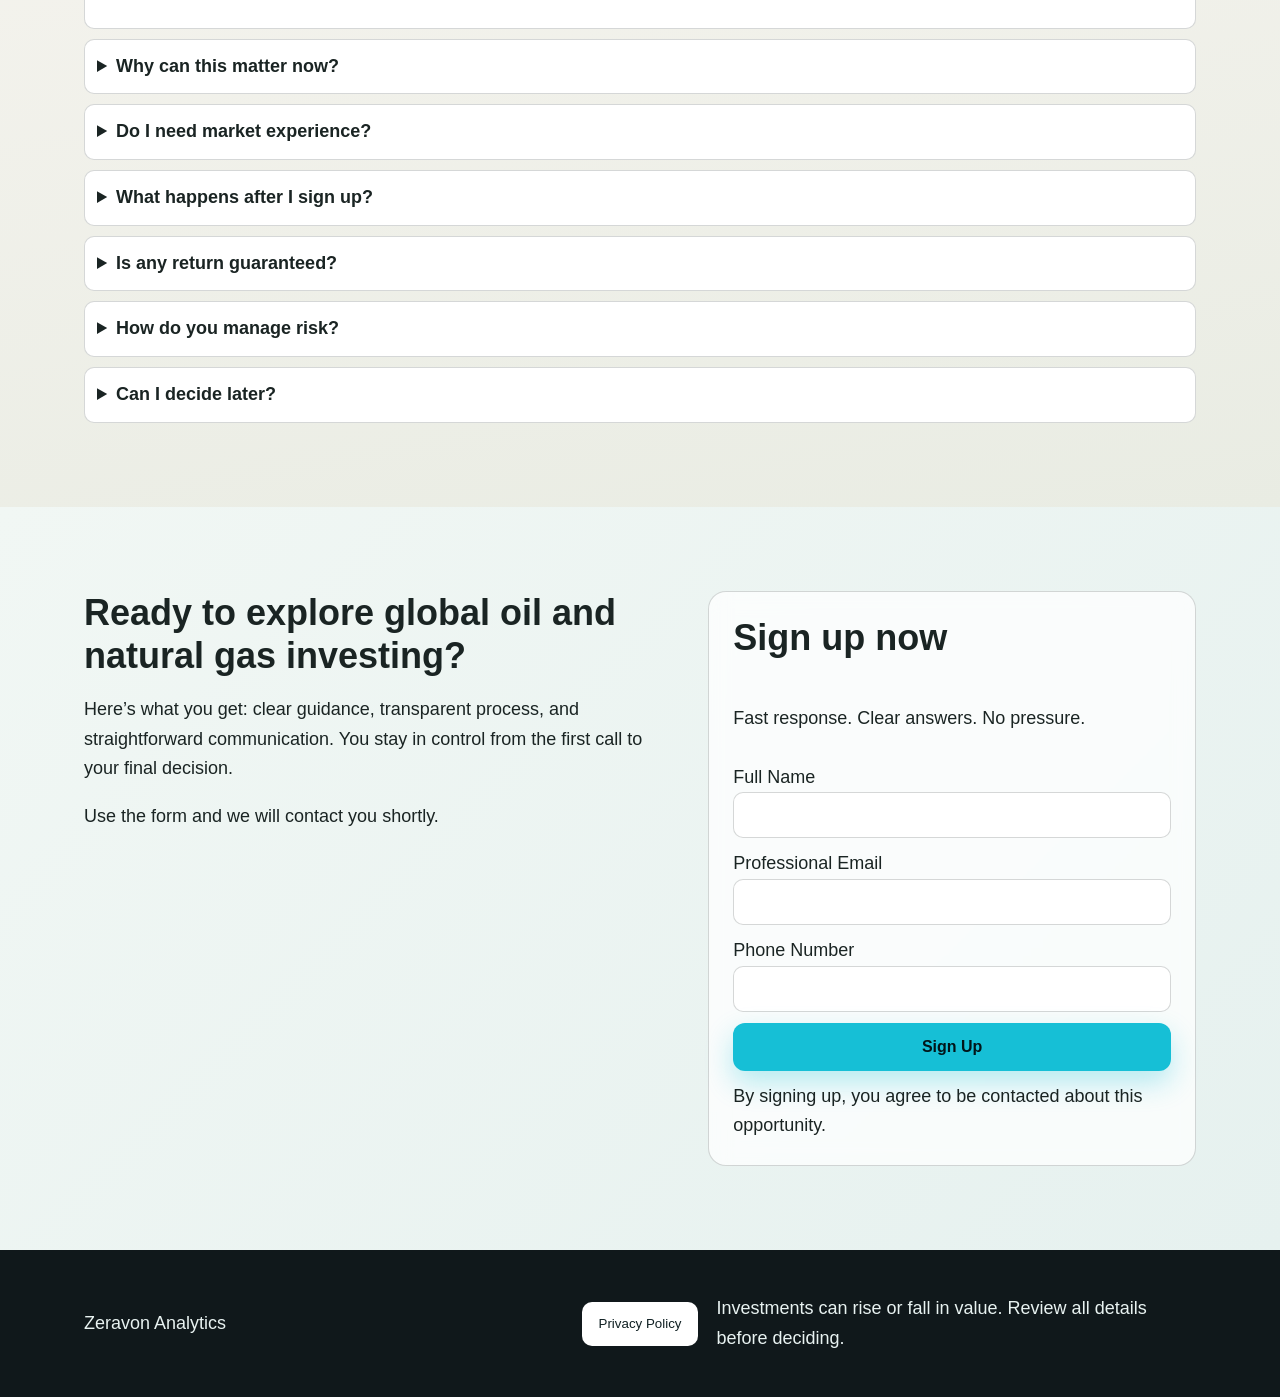
<file: jp/index.html>
<!doctype html>
<html lang="en">
<head>
  <meta charset="UTF-8">
  <meta name="viewport" content="width=device-width, initial-scale=1.0">
  <title>Energy Market Lead Page | Zeravon Analytics JP</title>
  <meta name="description" content="Investor-friendly English landing page for global oil and natural gas investing with strong clarity.">
  <link rel="canonical" href="https://www.zeravonanalytics.com/jp/index.html">
  <link rel="alternate" hreflang="en" href="https://www.zeravonanalytics.com/index.html">
  <link rel="alternate" hreflang="de" href="https://www.zeravonanalytics.com/de/index.html">
  <link rel="alternate" hreflang="fr" href="https://www.zeravonanalytics.com/fr/index.html">
  <link rel="alternate" hreflang="es" href="https://www.zeravonanalytics.com/es/index.html">
  <link rel="alternate" hreflang="it" href="https://www.zeravonanalytics.com/it/index.html">
  <link rel="alternate" hreflang="tr" href="https://www.zeravonanalytics.com/tr/index.html">
  <link rel="alternate" hreflang="pt" href="https://www.zeravonanalytics.com/pt/index.html">
  <link rel="alternate" hreflang="ja" href="https://www.zeravonanalytics.com/jp/index.html">
  <link rel="alternate" hreflang="sk" href="https://www.zeravonanalytics.com/sk/index.html">
  <link rel="alternate" hreflang="nl-BE" href="https://www.zeravonanalytics.com/be/index.html">
  <link rel="alternate" hreflang="x-default" href="https://www.zeravonanalytics.com/index.html">
  <meta property="og:type" content="website">
  <meta property="og:title" content="Energy Market Lead Page | Zeravon Analytics JP">
  <meta property="og:description" content="Investor-friendly English landing page for global oil and natural gas investing with strong clarity.">
  <meta property="og:url" content="https://www.zeravonanalytics.com/jp/index.html">
  <meta property="og:site_name" content="Zeravon Analytics">
  <meta name="twitter:card" content="summary_large_image">
  <meta name="twitter:title" content="Energy Market Lead Page | Zeravon Analytics JP">
  <meta name="twitter:description" content="Investor-friendly English landing page for global oil and natural gas investing with strong clarity.">
  <link rel="stylesheet" href="../assets/style.css">
  <script defer src="../assets/app.js"></script>
</head>
<body>
  <header class="site-header">
    <div class="container header-row">
      <a class="brand" href="../index.html" aria-label="Zeravon Analytics home">Zeravon Analytics</a>
      <nav class="main-nav" aria-label="Main navigation">
        <a href="#why-market">Why Market</a>
        <a href="#model">Model</a>
        <a href="#process">Process</a>
        <a href="#insights">Insights</a>
        <a href="#risk">Risk</a>
        <a href="#faq">FAQ</a>
      </nav>
      <div class="header-actions">
        <div class="lang-switch" data-dropdown>
          <button class="lang-pill" aria-expanded="false" aria-haspopup="true">日本語</button>
          <div class="lang-menu" role="menu">
            <a href="../index.html"><svg viewBox="0 0 60 36" aria-hidden="true"><rect width="60" height="36" fill="#012169"/><path d="M0 0l60 36M60 0L0 36" stroke="#fff" stroke-width="7"/><path d="M0 0l60 36M60 0L0 36" stroke="#c8102e" stroke-width="4"/><path d="M30 0v36M0 18h60" stroke="#fff" stroke-width="12"/><path d="M30 0v36M0 18h60" stroke="#c8102e" stroke-width="7"/></svg>English</a>
            <a href="../de/index.html"><svg viewBox="0 0 60 36" aria-hidden="true"><rect width="60" height="12" fill="#000"/><rect y="12" width="60" height="12" fill="#dd0000"/><rect y="24" width="60" height="12" fill="#ffce00"/></svg>Deutsch</a>
            <a href="../fr/index.html"><svg viewBox="0 0 60 36" aria-hidden="true"><rect width="20" height="36" fill="#0055a4"/><rect x="20" width="20" height="36" fill="#fff"/><rect x="40" width="20" height="36" fill="#ef4135"/></svg>Français</a>
            <a href="../es/index.html"><svg viewBox="0 0 60 36" aria-hidden="true"><rect width="60" height="9" fill="#aa151b"/><rect y="9" width="60" height="18" fill="#f1bf00"/><rect y="27" width="60" height="9" fill="#aa151b"/></svg>Español</a>
            <a href="../it/index.html"><svg viewBox="0 0 60 36" aria-hidden="true"><rect width="20" height="36" fill="#009246"/><rect x="20" width="20" height="36" fill="#fff"/><rect x="40" width="20" height="36" fill="#ce2b37"/></svg>Italiano</a>
            <a href="../tr/index.html"><svg viewBox="0 0 60 36" aria-hidden="true"><rect width="60" height="36" fill="#e30a17"/><circle cx="24" cy="18" r="8" fill="#fff"/><circle cx="27" cy="18" r="6" fill="#e30a17"/><polygon points="34,18 40,15 40,21" fill="#fff"/></svg>Türkçe</a>
            <a href="../pt/index.html"><svg viewBox="0 0 60 36" aria-hidden="true"><rect width="24" height="36" fill="#006600"/><rect x="24" width="36" height="36" fill="#ff0000"/></svg>Português</a>
            <a href="../jp/index.html"><svg viewBox="0 0 60 36" aria-hidden="true"><rect width="60" height="36" fill="#fff"/><circle cx="30" cy="18" r="8" fill="#bc002d"/></svg>日本語</a>
            <a href="../sk/index.html"><svg viewBox="0 0 60 36" aria-hidden="true"><rect width="60" height="12" fill="#fff"/><rect y="12" width="60" height="12" fill="#0b4ea2"/><rect y="24" width="60" height="12" fill="#ee1c25"/></svg>Slovak</a>
            <a href="../be/index.html"><svg viewBox="0 0 60 36" aria-hidden="true"><rect width="20" height="36" fill="#000"/><rect x="20" width="20" height="36" fill="#ffe936"/><rect x="40" width="20" height="36" fill="#ef3340"/></svg>Nederlands (BE)</a>
          </div>
        </div>
        <a class="btn-primary" href="#lead-form">Sign Up</a>
      </div>
      <button class="burger" aria-label="Open menu" aria-expanded="false">☰</button>
    </div>
    <aside class="mobile-drawer" aria-hidden="true">
      <button class="drawer-close" aria-label="Close menu">✕</button>
      <nav aria-label="Mobile navigation">
        <a href="#why-market">Why Market</a>
        <a href="#model">Model</a>
        <a href="#process">Process</a>
        <a href="#insights">Insights</a>
        <a href="#risk">Risk</a>
        <a href="#faq">FAQ</a>
      </nav>
      <div class="lang-switch" data-dropdown>
        <button class="lang-pill" aria-expanded="false" aria-haspopup="true">日本語</button>
        <div class="lang-menu" role="menu">
          <a href="../index.html"><svg viewBox="0 0 60 36" aria-hidden="true"><rect width="60" height="36" fill="#012169"/></svg>English</a>
          <a href="../de/index.html"><svg viewBox="0 0 60 36" aria-hidden="true"><rect width="60" height="12" fill="#000"/><rect y="12" width="60" height="12" fill="#dd0000"/><rect y="24" width="60" height="12" fill="#ffce00"/></svg>Deutsch</a>
          <a href="../fr/index.html"><svg viewBox="0 0 60 36" aria-hidden="true"><rect width="20" height="36" fill="#0055a4"/><rect x="20" width="20" height="36" fill="#fff"/><rect x="40" width="20" height="36" fill="#ef4135"/></svg>Français</a>
          <a href="../es/index.html"><svg viewBox="0 0 60 36" aria-hidden="true"><rect width="60" height="9" fill="#aa151b"/><rect y="9" width="60" height="18" fill="#f1bf00"/><rect y="27" width="60" height="9" fill="#aa151b"/></svg>Español</a>
          <a href="../it/index.html"><svg viewBox="0 0 60 36" aria-hidden="true"><rect width="20" height="36" fill="#009246"/><rect x="20" width="20" height="36" fill="#fff"/><rect x="40" width="20" height="36" fill="#ce2b37"/></svg>Italiano</a>
          <a href="../tr/index.html"><svg viewBox="0 0 60 36" aria-hidden="true"><rect width="60" height="36" fill="#e30a17"/></svg>Türkçe</a>
          <a href="../pt/index.html"><svg viewBox="0 0 60 36" aria-hidden="true"><rect width="24" height="36" fill="#006600"/><rect x="24" width="36" height="36" fill="#ff0000"/></svg>Português</a>
          <a href="../jp/index.html"><svg viewBox="0 0 60 36" aria-hidden="true"><rect width="60" height="36" fill="#fff"/><circle cx="30" cy="18" r="8" fill="#bc002d"/></svg>日本語</a>
          <a href="../sk/index.html"><svg viewBox="0 0 60 36" aria-hidden="true"><rect width="60" height="12" fill="#fff"/><rect y="12" width="60" height="12" fill="#0b4ea2"/><rect y="24" width="60" height="12" fill="#ee1c25"/></svg>Slovak</a>
          <a href="../be/index.html"><svg viewBox="0 0 60 36" aria-hidden="true"><rect width="20" height="36" fill="#000"/><rect x="20" width="20" height="36" fill="#ffe936"/><rect x="40" width="20" height="36" fill="#ef3340"/></svg>Nederlands(BE)</a>
        </div>
      </div>
      <a class="btn-primary" href="#lead-form">Sign Up</a>
    </aside>
  </header>

  <main>
    <section class="hero section-shell" id="lead-form">
      <div class="hero-glow"></div>
      <div class="container hero-grid">
        <div>
          <h1>Global oil and natural gas investing for private investors</h1>
          <p>Zeravon Analytics gives you a clear way to follow global oil and natural gas investing. Energy demand is rising as countries add power, transport, and industry. You get a practical process, plain updates, and a direct view of where opportunity may appear. After you sign up, we reach out shortly to guide you and answer questions.</p>
          <div class="performance-panel" aria-label="Performance range">
            <div>
              <p class="value">8–15%</p>
              <p class="label">Typical monthly outcome range</p>
            </div>
            <div>
              <p class="value">80–200%</p>
              <p class="label">Observed annual range in strong cycles</p>
            </div>
            <p class="micro">Returns depend on market conditions. Not guaranteed.</p>
          </div>
        </div>
        <form class="lead-form" aria-label="Hero sign up form">
          <h2>Start with a clear plan</h2>
          <p>Tell us where to contact you. We reply quickly and explain next steps in plain language.</p>
          <label>Full Name<input type="text" name="name" required></label>
          <label>Professional Email<input type="email" name="email" required></label>
          <label>Phone Number<input type="tel" name="phone" required></label>
          <button type="submit" class="btn-primary">Sign Up</button>
          <small>Your details stay private. We only use them to contact you about this offer.</small>
        </form>
      </div>
    </section>

    <section class="kpi-strip section-shell">
      <div class="container kpi-grid">
        <article><h2>Energy use keeps expanding</h2><p>Global oil and natural gas investing is tied to real demand. New transport routes, manufacturing growth, and power grid upgrades all require fuel now, not years later. When demand stays firm, pricing strength can support better entry and exit opportunities.</p><strong>+1.9M bpd</strong><span>Projected daily oil demand growth baseline</span><p class="meaning">What it means: demand pressure can support prices even when headlines are noisy.</p></article>
        <article><h2>Supply discipline still matters</h2><p>Producers are selective with new projects because large drilling programs cost time and money. This can slow supply growth and tighten the balance between buyers and sellers. Tight balance can create windows where prices move fast.</p><strong>11–14 months</strong><span>Typical timeline from project approval to first output</span><p class="meaning">Investor gain: timing gaps can create clearer momentum entries.</p></article>
        <article><h2>Natural gas links to power demand</h2><p>Natural gas is often used to balance power grids when wind or solar output drops. That practical role keeps demand active in many regions. It also connects gas pricing to weather, storage levels, and industrial activity.</p><strong>34%</strong><span>Share of gas demand tied to power and industry baseline</span><p class="meaning">Investor gain: multiple demand drivers can reduce single-source pressure.</p></article>
      </div>
    </section>

    <section id="why-market" class="section-shell">
      <div class="container split">
        <div>
          <h2>Why global oil and natural gas investing matters now</h2>
          <p>Here is the simple story. Demand is still real, supply growth is uneven, and many regions need steady fuel for transport and power. This setup can produce strong cycles when one side of the market moves faster than the other.</p>
          <p>We track the drivers in plain steps so you can see what is changing before you decide.</p>
        </div>
        <div class="waterfall-card">
          <h3>Cycle driver map</h3>
          <ul>
            <li><span>Demand trend</span><b>+4</b></li>
            <li><span>Storage draw</span><b>+3</b></li>
            <li><span>Project delays</span><b>+2</b></li>
            <li><span>Policy shocks</span><b>-1</b></li>
          </ul>
          <p>Baseline: neutral cycle score 0. Current combined score: +8. Investor gain: higher score often means stronger price follow-through.</p>
        </div>
      </div>
    </section>

    <section id="model" class="section-shell alt">
      <div class="container split reverse">
        <div class="architecture">
          <h3>How the model works</h3>
          <ol>
            <li><b>Data intake:</b> we gather market price, shipment flow, and storage updates.</li>
            <li><b>Signal check:</b> we compare trend strength vs a 12-month baseline.</li>
            <li><b>Entry map:</b> we flag setup quality and possible timing windows.</li>
            <li><b>Risk filter:</b> we set stop zones to cap downside.</li>
            <li><b>Review:</b> we adjust when market facts change.</li>
          </ol>
          <p>Investor implication: you get a repeatable process instead of random decisions.</p>
        </div>
        <div>
          <h2>A clear model for global oil and natural gas investing</h2>
          <p>This is not a black box. You can see each step, what data supports it, and what could invalidate it. That keeps expectations realistic and helps you decide with confidence.</p>
          <p>Here’s what you get: simple setup scoring, clear risk boundaries, and direct communication on the next step.</p>
        </div>
      </div>
    </section>

    <section id="process" class="section-shell">
      <div class="container">
        <h2>Process timeline from sign-up to decision</h2>
        <p>We keep the path simple. You do not need technical background. You only need to share your contact details so we can explain your options clearly.</p>
        <div class="timeline">
          <article><h3>Step 1</h3><p>Sign up with your name, email, and phone number.</p><span>~1 minute</span></article>
          <article><h3>Step 2</h3><p>We reach out shortly to confirm your details and goals.</p><span>Same day in most cases</span></article>
          <article><h3>Step 3</h3><p>We answer your questions and explain market setup in plain English.</p><span>15–25 minute call</span></article>
          <article><h3>Step 4</h3><p>You decide if you want to continue. No pressure.</p><span>Your timeline, your choice</span></article>
        </div>
        <p class="meaning">Investor gain: you stay in control at every step.</p>
      </div>
    </section>

    <section class="section-shell alt" id="metrics">
      <div class="container split">
        <div>
          <h2>Performance context with clear baselines</h2>
          <p>Numbers only matter when you compare them to something real. We show expected cycle behavior against a broad market baseline so you can judge the gap in plain terms.</p>
          <p>What this means for your money: you can see whether the setup offers enough upside for the risk.</p>
        </div>
        <div class="comparison-card">
          <h3>Setup quality vs broad baseline</h3>
          <div class="bar-row"><span>Zeravon setup score</span><div><i style="width:78%"></i></div><b>78</b></div>
          <div class="bar-row"><span>Broad energy basket</span><div><i style="width:54%"></i></div><b>54</b></div>
          <p>Benchmark: score above 65 usually signals stronger trend persistence.</p>
          <p>Investor gain: current spread suggests a higher-quality environment than average.</p>
        </div>
      </div>
    </section>

    <section id="insights" class="section-shell">
      <div class="container insights-grid">
        <div>
          <h2>Market insights you can use quickly</h2>
          <p>We translate market movement into direct guidance. A breakout means price moves above a key level. A pullback means price dips after a rise. You get this explained in simple words so action feels clear.</p>
        </div>
        <div class="rings">
          <article><h3>Trend strength</h3><div class="ring" style="--pct:72">72%</div><p>Baseline 50%. Strong trend can support follow-through trades.</p></article>
          <article><h3>Volatility control</h3><div class="ring" style="--pct:61">61%</div><p>Baseline 55%. Moves are active but still manageable with defined levels.</p></article>
        </div>
        <div class="distribution">
          <h3>Outcome distribution over prior cycle sample</h3>
          <div class="vbars"><span><i style="height:24%"></i><b>Low</b></span><span><i style="height:58%"></i><b>Mid</b></span><span><i style="height:82%"></i><b>High</b></span></div>
          <p>Investor gain: most outcomes clustered in mid-to-high zones when trend and storage signals aligned.</p>
        </div>
      </div>
    </section>

    <section id="risk" class="section-shell dark">
      <div class="container split reverse">
        <div class="risk-matrix">
          <h3>Risk matrix</h3>
          <div class="matrix-grid">
            <div><b>Low impact / High chance</b><p>Short headline swings</p></div>
            <div><b>High impact / High chance</b><p>Unexpected supply outage</p></div>
            <div><b>Low impact / Low chance</b><p>Minor policy revision</p></div>
            <div><b>High impact / Low chance</b><p>Major geopolitical shock</p></div>
          </div>
          <p>Risk note: no strategy removes risk. We reduce it with position sizing and stop levels.</p>
          <p>Investor gain: clear rules help protect capital during unstable periods.</p>
        </div>
        <div>
          <h2>What could go wrong and how we reduce risk</h2>
          <p>Every investment has uncertainty. In global oil and natural gas investing, the biggest drivers are geopolitical events, fast supply surprises, and sudden policy changes. We track each driver and adjust exposure quickly when data changes.</p>
          <p>We use plain risk rules: smaller size during unstable periods, pre-set exit levels, and regular review after sharp moves.</p>
        </div>
      </div>
    </section>

    <section class="section-shell" id="reviews">
      <div class="container">
        <h2>What investors say</h2>
        <p>These reviews focus on clarity, response speed, and practical guidance.</p>
        <div class="reviews-grid">
          <article><div class="rev-head"><span class="avatar">AL</span><strong>Ana Lewis</strong><em>VERIFIED</em></div><p class="meta">Business Owner · Lisbon</p><p>“Clear explanations. I understood how global oil and natural gas investing works in one call.”</p></article>
          <article><div class="rev-head"><span class="avatar">MR</span><strong>Marc Renaud</strong><em>VERIFIED</em></div><p class="meta">Private Investor · Lyon</p><p>“They answered every question without jargon. I felt informed, not pressured.”</p></article>
          <article><div class="rev-head"><span class="avatar">SK</span><strong>Seda Kaya</strong><em>VERIFIED</em></div><p class="meta">Consultant · Istanbul</p><p>“The process is simple. Sign up, quick contact, clear options, then you choose.”</p></article>
          <article><div class="rev-head"><span class="avatar">DT</span><strong>Daan Thijs</strong><em>VERIFIED</em></div><p class="meta">Engineer · Antwerp</p><p>“I liked the risk section most. It was honest and easy to follow.”</p></article>
        </div>
      </div>
    </section>

    <section id="faq" class="section-shell alt">
      <div class="container">
        <h2>Frequently asked questions</h2>
        <div class="faq-list">
          <details open><summary>What is global oil and natural gas investing in simple terms?</summary><p>It means investing in opportunities linked to oil and gas prices, production, and demand trends across regions.</p></details>
          <details><summary>Why can this matter now?</summary><p>Energy demand remains strong in many sectors, while supply growth can be uneven. That mix can create active market cycles.</p></details>
          <details><summary>Do I need market experience?</summary><p>No. We explain each step in plain English and answer your questions before you decide.</p></details>
          <details><summary>What happens after I sign up?</summary><p>After you sign up, we usually reach out shortly to confirm details and answer questions.</p></details>
          <details><summary>Is any return guaranteed?</summary><p>No. Returns depend on market conditions and are never guaranteed.</p></details>
          <details><summary>How do you manage risk?</summary><p>We use position sizing, stop levels, and ongoing review so downside stays controlled as much as possible.</p></details>
          <details><summary>Can I decide later?</summary><p>Yes. You can review the information and choose your next step on your own timeline.</p></details>
        </div>
      </div>
    </section>

    <section class="section-shell final-cta" id="contact">
      <div class="container split">
        <div>
          <h2>Ready to explore global oil and natural gas investing?</h2>
          <p>Here’s what you get: clear guidance, transparent process, and straightforward communication. You stay in control from the first call to your final decision.</p>
          <p>Use the form and we will contact you shortly.</p>
        </div>
        <form class="lead-form" aria-label="Final sign up form">
          <h2>Sign up now</h2>
          <p>Fast response. Clear answers. No pressure.</p>
          <label>Full Name<input type="text" name="name" required></label>
          <label>Professional Email<input type="email" name="email" required></label>
          <label>Phone Number<input type="tel" name="phone" required></label>
          <button type="submit" class="btn-primary">Sign Up</button>
          <small>By signing up, you agree to be contacted about this opportunity.</small>
        </form>
      </div>
    </section>
  </main>

  <footer class="site-footer">
    <div class="container footer-row">
      <p>Zeravon Analytics</p>
      <button class="privacy-open" type="button">Privacy Policy</button>
      <p>Investments can rise or fall in value. Review all details before deciding.</p>
    </div>
  </footer>

  <div class="modal" id="privacy-modal" aria-hidden="true" role="dialog" aria-modal="true" aria-labelledby="privacy-title">
    <div class="modal-card" tabindex="-1">
      <button class="modal-x" aria-label="Close privacy policy">✕</button>
      <h2 id="privacy-title">Privacy Policy</h2>
      <h3>Introduction</h3><p>We explain clearly how we collect and use your personal information.</p>
      <h3>Data collection</h3><p>We collect the details you submit: full name, professional email, and phone number.</p>
      <h3>Legal basis</h3><p>We process your data based on your consent and our legitimate need to respond to your request.</p>
      <h3>Cookies</h3><p>We use essential cookies for site function and basic analytics to improve experience.</p>
      <h3>Retention</h3><p>We keep your data only as long as needed to support communication and legal obligations.</p>
      <h3>Third-party sharing</h3><p>We may share limited data with trusted service providers that help us run communication systems.</p>
      <h3>Security</h3><p>We use technical and organizational safeguards to protect your information.</p>
      <h3>User rights</h3><p>You can request access, correction, deletion, or restriction of processing where law allows.</p>
      <h3>International transfers</h3><p>Your data may be processed in other countries with suitable contractual protections.</p>
      <h3>Industry risk disclosure</h3><p>Energy market investments involve volatility, and no outcome is guaranteed.</p>
      <h3>Contact</h3><p>Email: privacy@zeravonanalytics.com</p>
      <div class="modal-footer"><button class="modal-close" type="button">Close</button></div>
    </div>
  </div>

  <script type="application/ld+json">
  {
    "@context": "https://schema.org",
    "@graph": [
      {"@type":"Organization","name":"Zeravon Analytics","url":"https://www.zeravonanalytics.com"},
      {"@type":"WebSite","name":"Zeravon Analytics","url":"https://www.zeravonanalytics.com"},
      {"@type":"FAQPage","mainEntity":[
        {"@type":"Question","name":"What is global oil and natural gas investing in simple terms?","acceptedAnswer":{"@type":"Answer","text":"It means investing in opportunities linked to oil and gas prices, production, and demand trends across regions."}},
        {"@type":"Question","name":"What happens after I sign up?","acceptedAnswer":{"@type":"Answer","text":"After you sign up, we usually reach out shortly to confirm details and answer questions."}}
      ]},
      {"@type":"Review","author":{"@type":"Person","name":"Ana Lewis"},"reviewBody":"Clear explanations and useful guidance.","itemReviewed":{"@type":"Service","name":"Zeravon Analytics investor guidance"}}
    ]
  }
  </script>
</body>
</html>
</file>
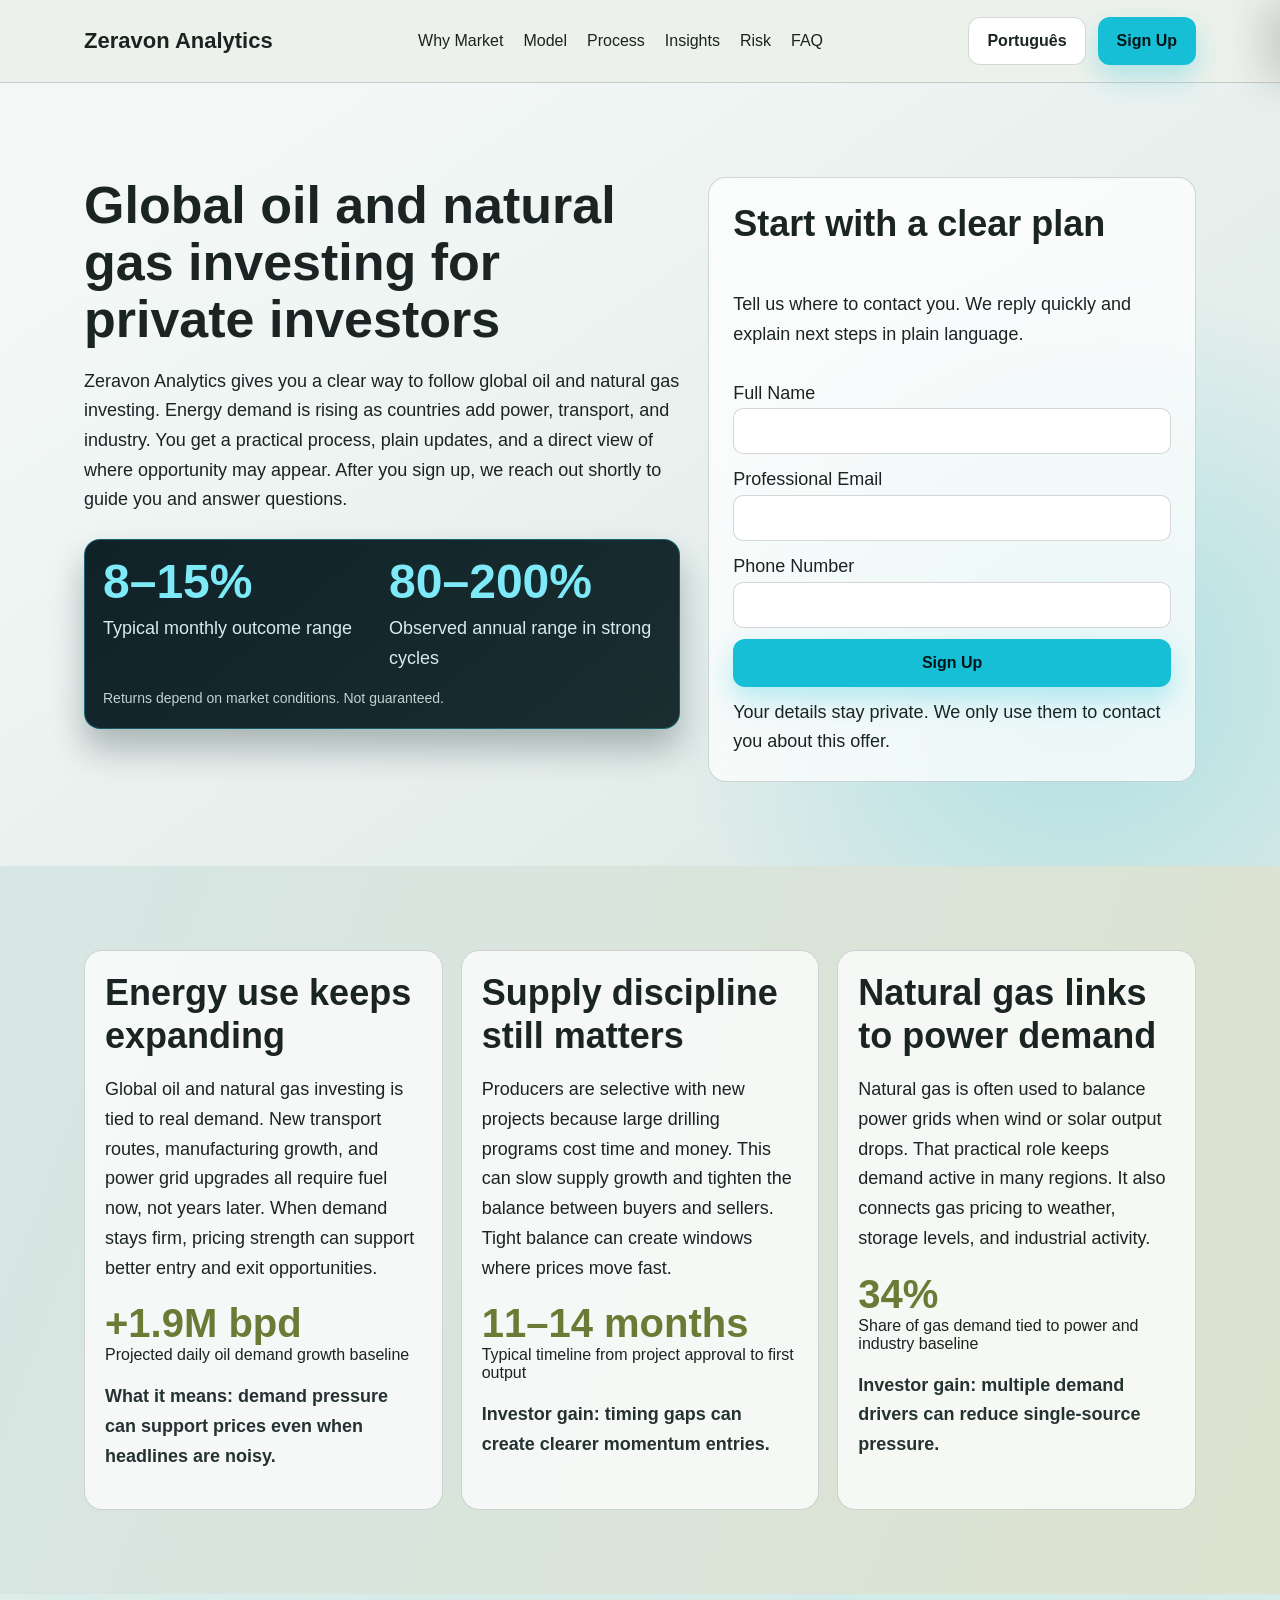
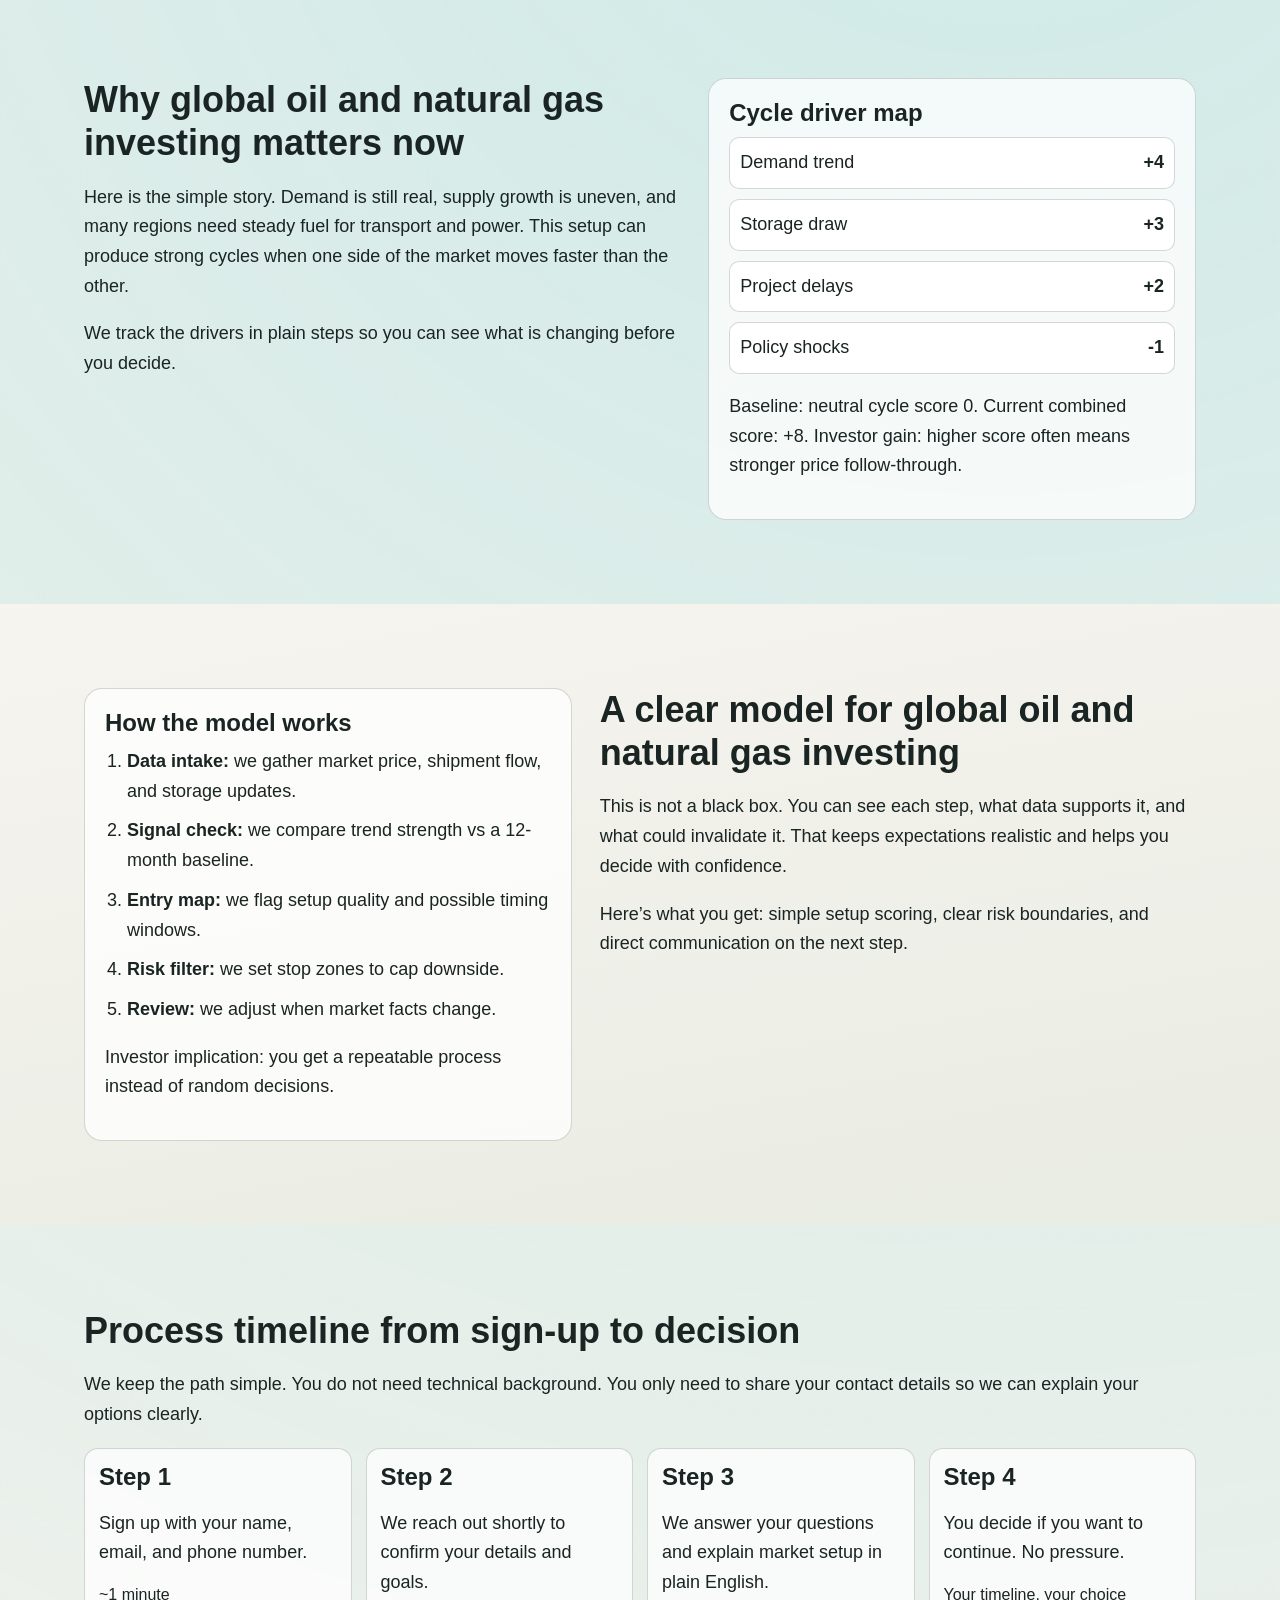
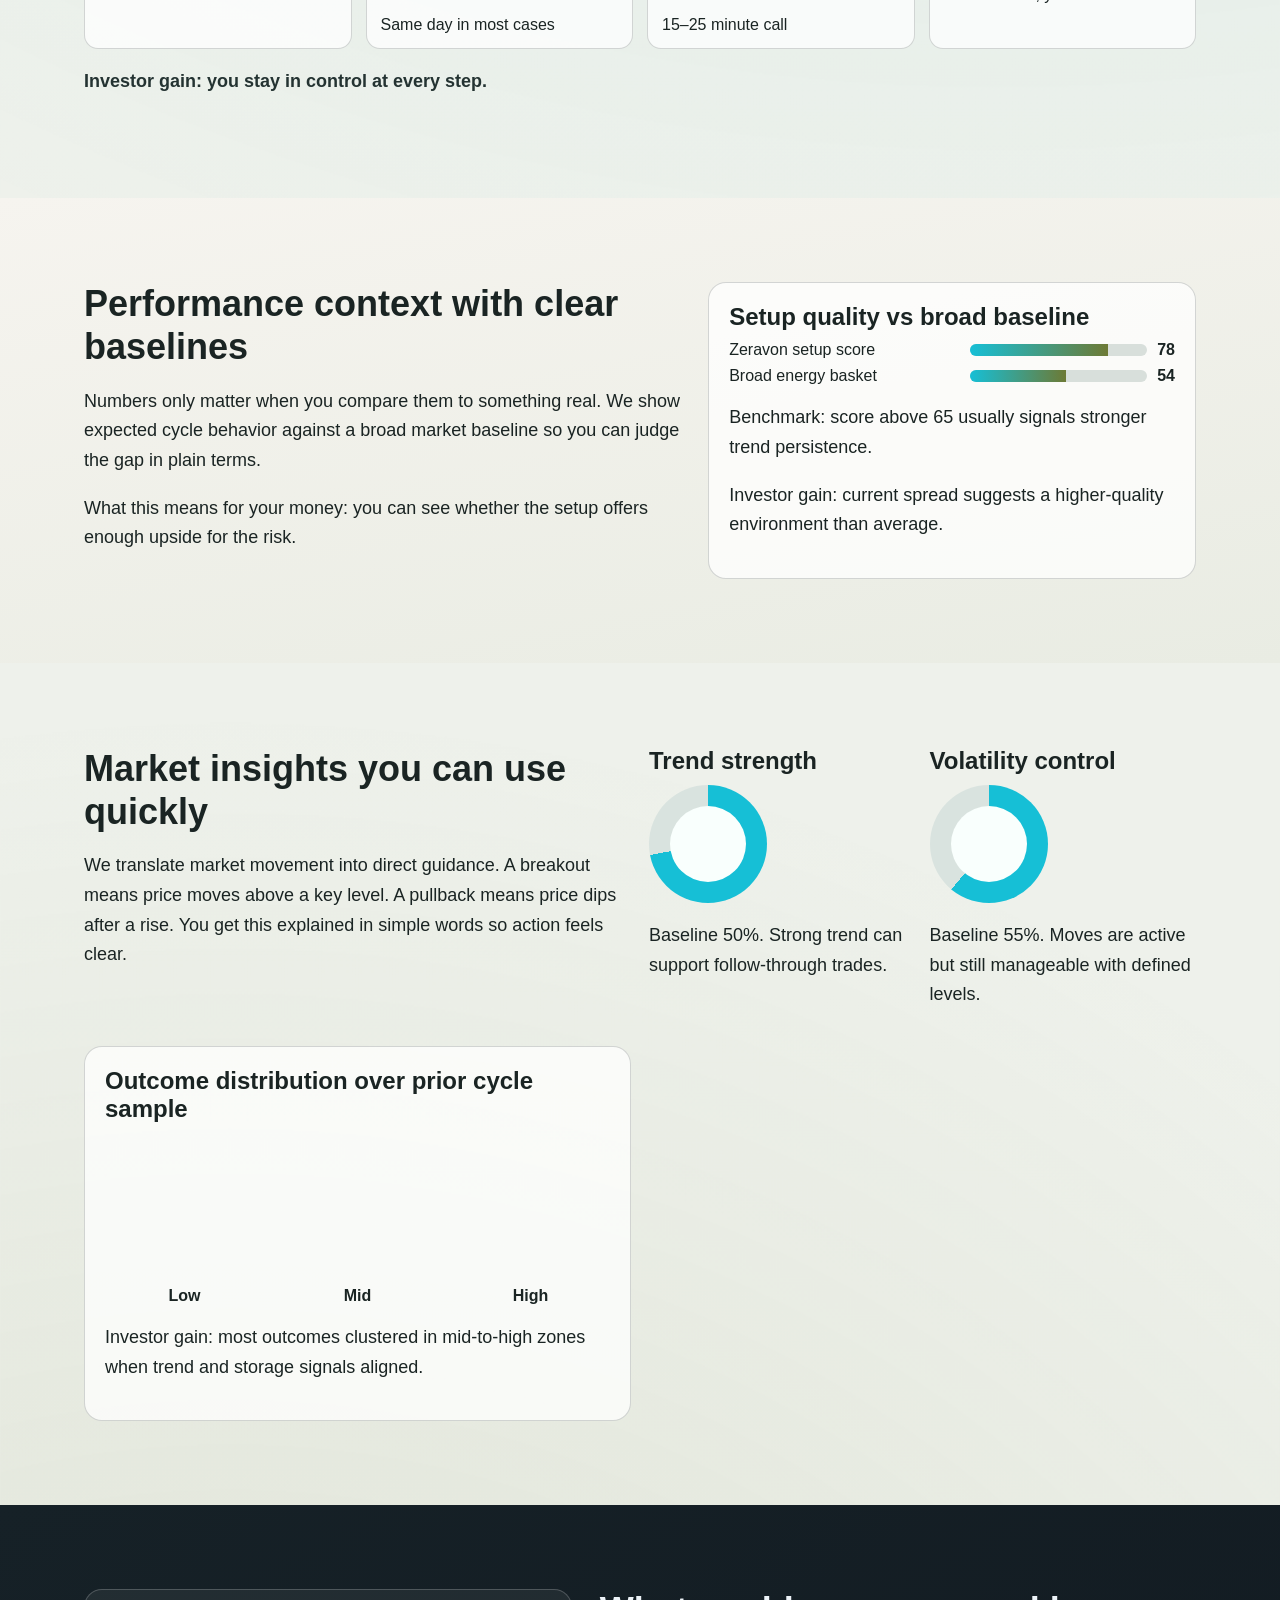
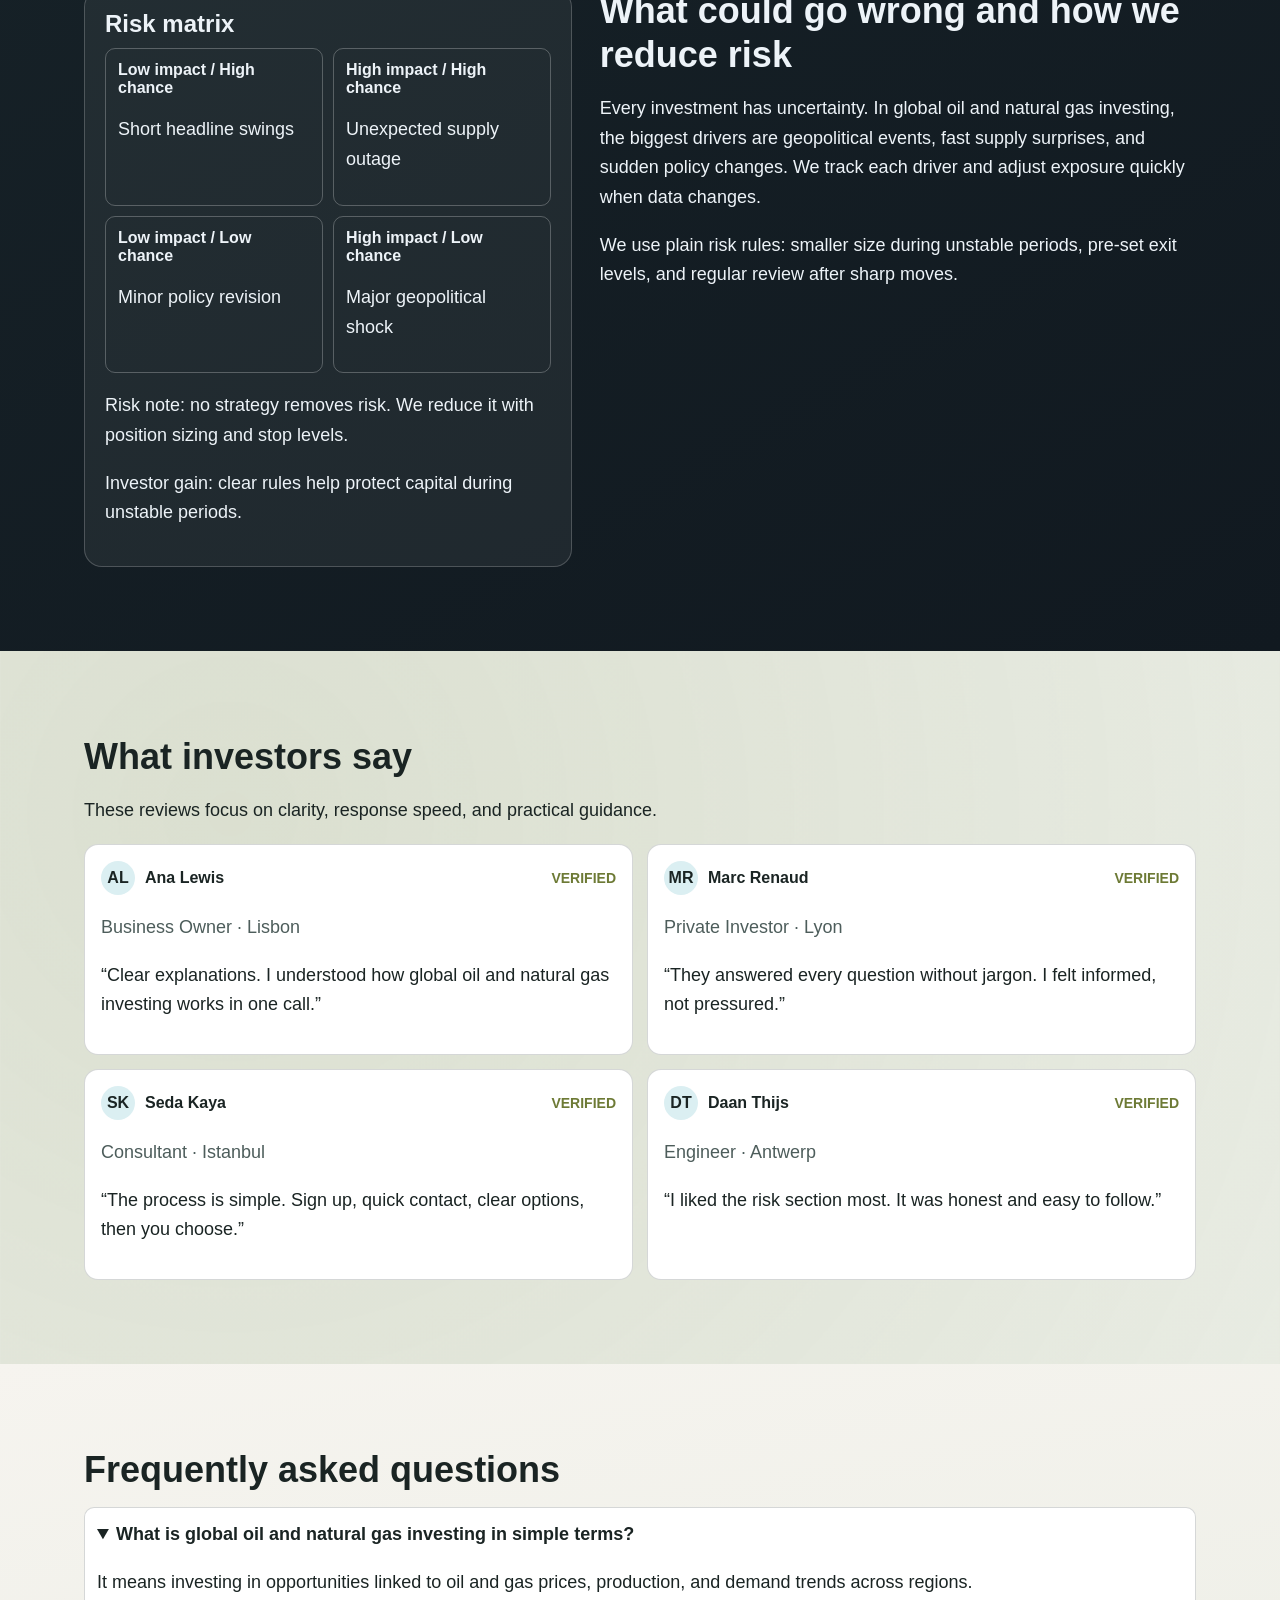
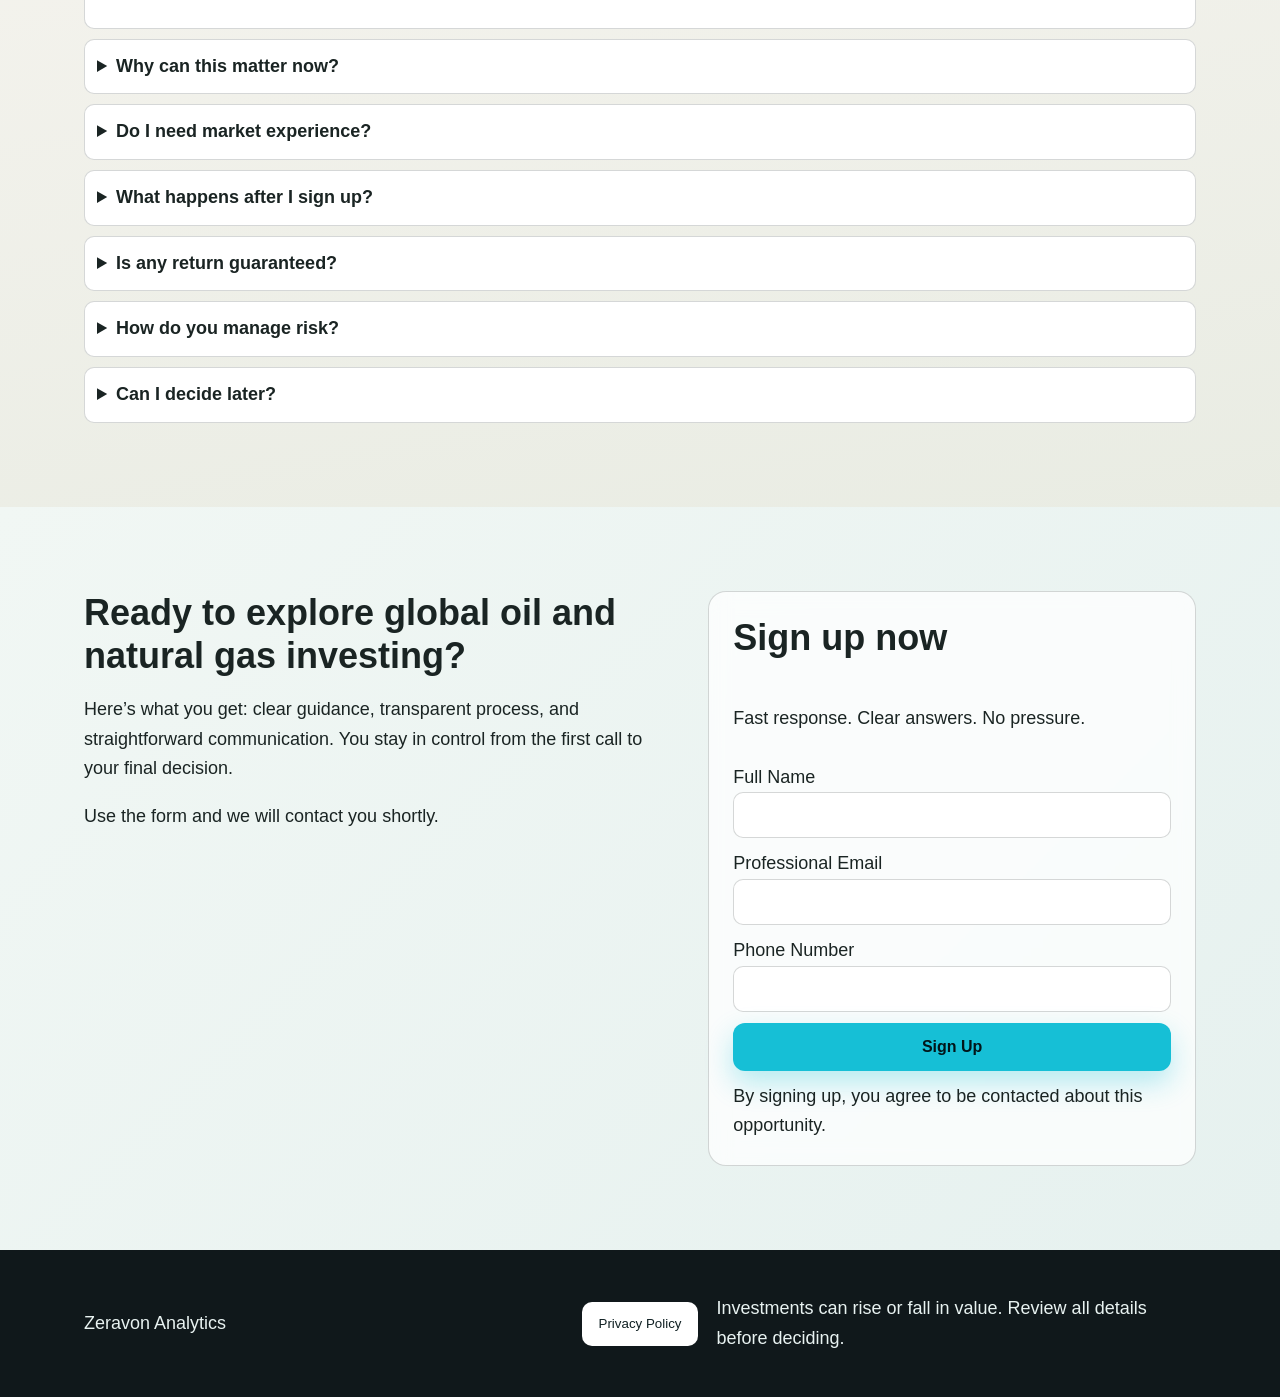
<file: pt/index.html>
<!doctype html>
<html lang="en">
<head>
  <meta charset="UTF-8">
  <meta name="viewport" content="width=device-width, initial-scale=1.0">
  <title>Oil & Natural Gas Investor Journey | Zeravon Analytics PT</title>
  <meta name="description" content="Sign up to explore global oil and natural gas investing with practical guidance and transparent next steps.">
  <link rel="canonical" href="https://www.zeravonanalytics.com/pt/index.html">
  <link rel="alternate" hreflang="en" href="https://www.zeravonanalytics.com/index.html">
  <link rel="alternate" hreflang="de" href="https://www.zeravonanalytics.com/de/index.html">
  <link rel="alternate" hreflang="fr" href="https://www.zeravonanalytics.com/fr/index.html">
  <link rel="alternate" hreflang="es" href="https://www.zeravonanalytics.com/es/index.html">
  <link rel="alternate" hreflang="it" href="https://www.zeravonanalytics.com/it/index.html">
  <link rel="alternate" hreflang="tr" href="https://www.zeravonanalytics.com/tr/index.html">
  <link rel="alternate" hreflang="pt" href="https://www.zeravonanalytics.com/pt/index.html">
  <link rel="alternate" hreflang="ja" href="https://www.zeravonanalytics.com/jp/index.html">
  <link rel="alternate" hreflang="sk" href="https://www.zeravonanalytics.com/sk/index.html">
  <link rel="alternate" hreflang="nl-BE" href="https://www.zeravonanalytics.com/be/index.html">
  <link rel="alternate" hreflang="x-default" href="https://www.zeravonanalytics.com/index.html">
  <meta property="og:type" content="website">
  <meta property="og:title" content="Oil & Natural Gas Investor Journey | Zeravon Analytics PT">
  <meta property="og:description" content="Sign up to explore global oil and natural gas investing with practical guidance and transparent next steps.">
  <meta property="og:url" content="https://www.zeravonanalytics.com/pt/index.html">
  <meta property="og:site_name" content="Zeravon Analytics">
  <meta name="twitter:card" content="summary_large_image">
  <meta name="twitter:title" content="Oil & Natural Gas Investor Journey | Zeravon Analytics PT">
  <meta name="twitter:description" content="Sign up to explore global oil and natural gas investing with practical guidance and transparent next steps.">
  <link rel="stylesheet" href="../assets/style.css">
  <script defer src="../assets/app.js"></script>
</head>
<body>
  <header class="site-header">
    <div class="container header-row">
      <a class="brand" href="../index.html" aria-label="Zeravon Analytics home">Zeravon Analytics</a>
      <nav class="main-nav" aria-label="Main navigation">
        <a href="#why-market">Why Market</a>
        <a href="#model">Model</a>
        <a href="#process">Process</a>
        <a href="#insights">Insights</a>
        <a href="#risk">Risk</a>
        <a href="#faq">FAQ</a>
      </nav>
      <div class="header-actions">
        <div class="lang-switch" data-dropdown>
          <button class="lang-pill" aria-expanded="false" aria-haspopup="true">Português</button>
          <div class="lang-menu" role="menu">
            <a href="../index.html"><svg viewBox="0 0 60 36" aria-hidden="true"><rect width="60" height="36" fill="#012169"/><path d="M0 0l60 36M60 0L0 36" stroke="#fff" stroke-width="7"/><path d="M0 0l60 36M60 0L0 36" stroke="#c8102e" stroke-width="4"/><path d="M30 0v36M0 18h60" stroke="#fff" stroke-width="12"/><path d="M30 0v36M0 18h60" stroke="#c8102e" stroke-width="7"/></svg>English</a>
            <a href="../de/index.html"><svg viewBox="0 0 60 36" aria-hidden="true"><rect width="60" height="12" fill="#000"/><rect y="12" width="60" height="12" fill="#dd0000"/><rect y="24" width="60" height="12" fill="#ffce00"/></svg>Deutsch</a>
            <a href="../fr/index.html"><svg viewBox="0 0 60 36" aria-hidden="true"><rect width="20" height="36" fill="#0055a4"/><rect x="20" width="20" height="36" fill="#fff"/><rect x="40" width="20" height="36" fill="#ef4135"/></svg>Français</a>
            <a href="../es/index.html"><svg viewBox="0 0 60 36" aria-hidden="true"><rect width="60" height="9" fill="#aa151b"/><rect y="9" width="60" height="18" fill="#f1bf00"/><rect y="27" width="60" height="9" fill="#aa151b"/></svg>Español</a>
            <a href="../it/index.html"><svg viewBox="0 0 60 36" aria-hidden="true"><rect width="20" height="36" fill="#009246"/><rect x="20" width="20" height="36" fill="#fff"/><rect x="40" width="20" height="36" fill="#ce2b37"/></svg>Italiano</a>
            <a href="../tr/index.html"><svg viewBox="0 0 60 36" aria-hidden="true"><rect width="60" height="36" fill="#e30a17"/><circle cx="24" cy="18" r="8" fill="#fff"/><circle cx="27" cy="18" r="6" fill="#e30a17"/><polygon points="34,18 40,15 40,21" fill="#fff"/></svg>Türkçe</a>
            <a href="../pt/index.html"><svg viewBox="0 0 60 36" aria-hidden="true"><rect width="24" height="36" fill="#006600"/><rect x="24" width="36" height="36" fill="#ff0000"/></svg>Português</a>
            <a href="../jp/index.html"><svg viewBox="0 0 60 36" aria-hidden="true"><rect width="60" height="36" fill="#fff"/><circle cx="30" cy="18" r="8" fill="#bc002d"/></svg>日本語</a>
            <a href="../sk/index.html"><svg viewBox="0 0 60 36" aria-hidden="true"><rect width="60" height="12" fill="#fff"/><rect y="12" width="60" height="12" fill="#0b4ea2"/><rect y="24" width="60" height="12" fill="#ee1c25"/></svg>Slovak</a>
            <a href="../be/index.html"><svg viewBox="0 0 60 36" aria-hidden="true"><rect width="20" height="36" fill="#000"/><rect x="20" width="20" height="36" fill="#ffe936"/><rect x="40" width="20" height="36" fill="#ef3340"/></svg>Nederlands (BE)</a>
          </div>
        </div>
        <a class="btn-primary" href="#lead-form">Sign Up</a>
      </div>
      <button class="burger" aria-label="Open menu" aria-expanded="false">☰</button>
    </div>
    <aside class="mobile-drawer" aria-hidden="true">
      <button class="drawer-close" aria-label="Close menu">✕</button>
      <nav aria-label="Mobile navigation">
        <a href="#why-market">Why Market</a>
        <a href="#model">Model</a>
        <a href="#process">Process</a>
        <a href="#insights">Insights</a>
        <a href="#risk">Risk</a>
        <a href="#faq">FAQ</a>
      </nav>
      <div class="lang-switch" data-dropdown>
        <button class="lang-pill" aria-expanded="false" aria-haspopup="true">Português</button>
        <div class="lang-menu" role="menu">
          <a href="../index.html"><svg viewBox="0 0 60 36" aria-hidden="true"><rect width="60" height="36" fill="#012169"/></svg>English</a>
          <a href="../de/index.html"><svg viewBox="0 0 60 36" aria-hidden="true"><rect width="60" height="12" fill="#000"/><rect y="12" width="60" height="12" fill="#dd0000"/><rect y="24" width="60" height="12" fill="#ffce00"/></svg>Deutsch</a>
          <a href="../fr/index.html"><svg viewBox="0 0 60 36" aria-hidden="true"><rect width="20" height="36" fill="#0055a4"/><rect x="20" width="20" height="36" fill="#fff"/><rect x="40" width="20" height="36" fill="#ef4135"/></svg>Français</a>
          <a href="../es/index.html"><svg viewBox="0 0 60 36" aria-hidden="true"><rect width="60" height="9" fill="#aa151b"/><rect y="9" width="60" height="18" fill="#f1bf00"/><rect y="27" width="60" height="9" fill="#aa151b"/></svg>Español</a>
          <a href="../it/index.html"><svg viewBox="0 0 60 36" aria-hidden="true"><rect width="20" height="36" fill="#009246"/><rect x="20" width="20" height="36" fill="#fff"/><rect x="40" width="20" height="36" fill="#ce2b37"/></svg>Italiano</a>
          <a href="../tr/index.html"><svg viewBox="0 0 60 36" aria-hidden="true"><rect width="60" height="36" fill="#e30a17"/></svg>Türkçe</a>
          <a href="../pt/index.html"><svg viewBox="0 0 60 36" aria-hidden="true"><rect width="24" height="36" fill="#006600"/><rect x="24" width="36" height="36" fill="#ff0000"/></svg>Português</a>
          <a href="../jp/index.html"><svg viewBox="0 0 60 36" aria-hidden="true"><rect width="60" height="36" fill="#fff"/><circle cx="30" cy="18" r="8" fill="#bc002d"/></svg>日本語</a>
          <a href="../sk/index.html"><svg viewBox="0 0 60 36" aria-hidden="true"><rect width="60" height="12" fill="#fff"/><rect y="12" width="60" height="12" fill="#0b4ea2"/><rect y="24" width="60" height="12" fill="#ee1c25"/></svg>Slovak</a>
          <a href="../be/index.html"><svg viewBox="0 0 60 36" aria-hidden="true"><rect width="20" height="36" fill="#000"/><rect x="20" width="20" height="36" fill="#ffe936"/><rect x="40" width="20" height="36" fill="#ef3340"/></svg>Nederlands(BE)</a>
        </div>
      </div>
      <a class="btn-primary" href="#lead-form">Sign Up</a>
    </aside>
  </header>

  <main>
    <section class="hero section-shell" id="lead-form">
      <div class="hero-glow"></div>
      <div class="container hero-grid">
        <div>
          <h1>Global oil and natural gas investing for private investors</h1>
          <p>Zeravon Analytics gives you a clear way to follow global oil and natural gas investing. Energy demand is rising as countries add power, transport, and industry. You get a practical process, plain updates, and a direct view of where opportunity may appear. After you sign up, we reach out shortly to guide you and answer questions.</p>
          <div class="performance-panel" aria-label="Performance range">
            <div>
              <p class="value">8–15%</p>
              <p class="label">Typical monthly outcome range</p>
            </div>
            <div>
              <p class="value">80–200%</p>
              <p class="label">Observed annual range in strong cycles</p>
            </div>
            <p class="micro">Returns depend on market conditions. Not guaranteed.</p>
          </div>
        </div>
        <form class="lead-form" aria-label="Hero sign up form">
          <h2>Start with a clear plan</h2>
          <p>Tell us where to contact you. We reply quickly and explain next steps in plain language.</p>
          <label>Full Name<input type="text" name="name" required></label>
          <label>Professional Email<input type="email" name="email" required></label>
          <label>Phone Number<input type="tel" name="phone" required></label>
          <button type="submit" class="btn-primary">Sign Up</button>
          <small>Your details stay private. We only use them to contact you about this offer.</small>
        </form>
      </div>
    </section>

    <section class="kpi-strip section-shell">
      <div class="container kpi-grid">
        <article><h2>Energy use keeps expanding</h2><p>Global oil and natural gas investing is tied to real demand. New transport routes, manufacturing growth, and power grid upgrades all require fuel now, not years later. When demand stays firm, pricing strength can support better entry and exit opportunities.</p><strong>+1.9M bpd</strong><span>Projected daily oil demand growth baseline</span><p class="meaning">What it means: demand pressure can support prices even when headlines are noisy.</p></article>
        <article><h2>Supply discipline still matters</h2><p>Producers are selective with new projects because large drilling programs cost time and money. This can slow supply growth and tighten the balance between buyers and sellers. Tight balance can create windows where prices move fast.</p><strong>11–14 months</strong><span>Typical timeline from project approval to first output</span><p class="meaning">Investor gain: timing gaps can create clearer momentum entries.</p></article>
        <article><h2>Natural gas links to power demand</h2><p>Natural gas is often used to balance power grids when wind or solar output drops. That practical role keeps demand active in many regions. It also connects gas pricing to weather, storage levels, and industrial activity.</p><strong>34%</strong><span>Share of gas demand tied to power and industry baseline</span><p class="meaning">Investor gain: multiple demand drivers can reduce single-source pressure.</p></article>
      </div>
    </section>

    <section id="why-market" class="section-shell">
      <div class="container split">
        <div>
          <h2>Why global oil and natural gas investing matters now</h2>
          <p>Here is the simple story. Demand is still real, supply growth is uneven, and many regions need steady fuel for transport and power. This setup can produce strong cycles when one side of the market moves faster than the other.</p>
          <p>We track the drivers in plain steps so you can see what is changing before you decide.</p>
        </div>
        <div class="waterfall-card">
          <h3>Cycle driver map</h3>
          <ul>
            <li><span>Demand trend</span><b>+4</b></li>
            <li><span>Storage draw</span><b>+3</b></li>
            <li><span>Project delays</span><b>+2</b></li>
            <li><span>Policy shocks</span><b>-1</b></li>
          </ul>
          <p>Baseline: neutral cycle score 0. Current combined score: +8. Investor gain: higher score often means stronger price follow-through.</p>
        </div>
      </div>
    </section>

    <section id="model" class="section-shell alt">
      <div class="container split reverse">
        <div class="architecture">
          <h3>How the model works</h3>
          <ol>
            <li><b>Data intake:</b> we gather market price, shipment flow, and storage updates.</li>
            <li><b>Signal check:</b> we compare trend strength vs a 12-month baseline.</li>
            <li><b>Entry map:</b> we flag setup quality and possible timing windows.</li>
            <li><b>Risk filter:</b> we set stop zones to cap downside.</li>
            <li><b>Review:</b> we adjust when market facts change.</li>
          </ol>
          <p>Investor implication: you get a repeatable process instead of random decisions.</p>
        </div>
        <div>
          <h2>A clear model for global oil and natural gas investing</h2>
          <p>This is not a black box. You can see each step, what data supports it, and what could invalidate it. That keeps expectations realistic and helps you decide with confidence.</p>
          <p>Here’s what you get: simple setup scoring, clear risk boundaries, and direct communication on the next step.</p>
        </div>
      </div>
    </section>

    <section id="process" class="section-shell">
      <div class="container">
        <h2>Process timeline from sign-up to decision</h2>
        <p>We keep the path simple. You do not need technical background. You only need to share your contact details so we can explain your options clearly.</p>
        <div class="timeline">
          <article><h3>Step 1</h3><p>Sign up with your name, email, and phone number.</p><span>~1 minute</span></article>
          <article><h3>Step 2</h3><p>We reach out shortly to confirm your details and goals.</p><span>Same day in most cases</span></article>
          <article><h3>Step 3</h3><p>We answer your questions and explain market setup in plain English.</p><span>15–25 minute call</span></article>
          <article><h3>Step 4</h3><p>You decide if you want to continue. No pressure.</p><span>Your timeline, your choice</span></article>
        </div>
        <p class="meaning">Investor gain: you stay in control at every step.</p>
      </div>
    </section>

    <section class="section-shell alt" id="metrics">
      <div class="container split">
        <div>
          <h2>Performance context with clear baselines</h2>
          <p>Numbers only matter when you compare them to something real. We show expected cycle behavior against a broad market baseline so you can judge the gap in plain terms.</p>
          <p>What this means for your money: you can see whether the setup offers enough upside for the risk.</p>
        </div>
        <div class="comparison-card">
          <h3>Setup quality vs broad baseline</h3>
          <div class="bar-row"><span>Zeravon setup score</span><div><i style="width:78%"></i></div><b>78</b></div>
          <div class="bar-row"><span>Broad energy basket</span><div><i style="width:54%"></i></div><b>54</b></div>
          <p>Benchmark: score above 65 usually signals stronger trend persistence.</p>
          <p>Investor gain: current spread suggests a higher-quality environment than average.</p>
        </div>
      </div>
    </section>

    <section id="insights" class="section-shell">
      <div class="container insights-grid">
        <div>
          <h2>Market insights you can use quickly</h2>
          <p>We translate market movement into direct guidance. A breakout means price moves above a key level. A pullback means price dips after a rise. You get this explained in simple words so action feels clear.</p>
        </div>
        <div class="rings">
          <article><h3>Trend strength</h3><div class="ring" style="--pct:72">72%</div><p>Baseline 50%. Strong trend can support follow-through trades.</p></article>
          <article><h3>Volatility control</h3><div class="ring" style="--pct:61">61%</div><p>Baseline 55%. Moves are active but still manageable with defined levels.</p></article>
        </div>
        <div class="distribution">
          <h3>Outcome distribution over prior cycle sample</h3>
          <div class="vbars"><span><i style="height:24%"></i><b>Low</b></span><span><i style="height:58%"></i><b>Mid</b></span><span><i style="height:82%"></i><b>High</b></span></div>
          <p>Investor gain: most outcomes clustered in mid-to-high zones when trend and storage signals aligned.</p>
        </div>
      </div>
    </section>

    <section id="risk" class="section-shell dark">
      <div class="container split reverse">
        <div class="risk-matrix">
          <h3>Risk matrix</h3>
          <div class="matrix-grid">
            <div><b>Low impact / High chance</b><p>Short headline swings</p></div>
            <div><b>High impact / High chance</b><p>Unexpected supply outage</p></div>
            <div><b>Low impact / Low chance</b><p>Minor policy revision</p></div>
            <div><b>High impact / Low chance</b><p>Major geopolitical shock</p></div>
          </div>
          <p>Risk note: no strategy removes risk. We reduce it with position sizing and stop levels.</p>
          <p>Investor gain: clear rules help protect capital during unstable periods.</p>
        </div>
        <div>
          <h2>What could go wrong and how we reduce risk</h2>
          <p>Every investment has uncertainty. In global oil and natural gas investing, the biggest drivers are geopolitical events, fast supply surprises, and sudden policy changes. We track each driver and adjust exposure quickly when data changes.</p>
          <p>We use plain risk rules: smaller size during unstable periods, pre-set exit levels, and regular review after sharp moves.</p>
        </div>
      </div>
    </section>

    <section class="section-shell" id="reviews">
      <div class="container">
        <h2>What investors say</h2>
        <p>These reviews focus on clarity, response speed, and practical guidance.</p>
        <div class="reviews-grid">
          <article><div class="rev-head"><span class="avatar">AL</span><strong>Ana Lewis</strong><em>VERIFIED</em></div><p class="meta">Business Owner · Lisbon</p><p>“Clear explanations. I understood how global oil and natural gas investing works in one call.”</p></article>
          <article><div class="rev-head"><span class="avatar">MR</span><strong>Marc Renaud</strong><em>VERIFIED</em></div><p class="meta">Private Investor · Lyon</p><p>“They answered every question without jargon. I felt informed, not pressured.”</p></article>
          <article><div class="rev-head"><span class="avatar">SK</span><strong>Seda Kaya</strong><em>VERIFIED</em></div><p class="meta">Consultant · Istanbul</p><p>“The process is simple. Sign up, quick contact, clear options, then you choose.”</p></article>
          <article><div class="rev-head"><span class="avatar">DT</span><strong>Daan Thijs</strong><em>VERIFIED</em></div><p class="meta">Engineer · Antwerp</p><p>“I liked the risk section most. It was honest and easy to follow.”</p></article>
        </div>
      </div>
    </section>

    <section id="faq" class="section-shell alt">
      <div class="container">
        <h2>Frequently asked questions</h2>
        <div class="faq-list">
          <details open><summary>What is global oil and natural gas investing in simple terms?</summary><p>It means investing in opportunities linked to oil and gas prices, production, and demand trends across regions.</p></details>
          <details><summary>Why can this matter now?</summary><p>Energy demand remains strong in many sectors, while supply growth can be uneven. That mix can create active market cycles.</p></details>
          <details><summary>Do I need market experience?</summary><p>No. We explain each step in plain English and answer your questions before you decide.</p></details>
          <details><summary>What happens after I sign up?</summary><p>After you sign up, we usually reach out shortly to confirm details and answer questions.</p></details>
          <details><summary>Is any return guaranteed?</summary><p>No. Returns depend on market conditions and are never guaranteed.</p></details>
          <details><summary>How do you manage risk?</summary><p>We use position sizing, stop levels, and ongoing review so downside stays controlled as much as possible.</p></details>
          <details><summary>Can I decide later?</summary><p>Yes. You can review the information and choose your next step on your own timeline.</p></details>
        </div>
      </div>
    </section>

    <section class="section-shell final-cta" id="contact">
      <div class="container split">
        <div>
          <h2>Ready to explore global oil and natural gas investing?</h2>
          <p>Here’s what you get: clear guidance, transparent process, and straightforward communication. You stay in control from the first call to your final decision.</p>
          <p>Use the form and we will contact you shortly.</p>
        </div>
        <form class="lead-form" aria-label="Final sign up form">
          <h2>Sign up now</h2>
          <p>Fast response. Clear answers. No pressure.</p>
          <label>Full Name<input type="text" name="name" required></label>
          <label>Professional Email<input type="email" name="email" required></label>
          <label>Phone Number<input type="tel" name="phone" required></label>
          <button type="submit" class="btn-primary">Sign Up</button>
          <small>By signing up, you agree to be contacted about this opportunity.</small>
        </form>
      </div>
    </section>
  </main>

  <footer class="site-footer">
    <div class="container footer-row">
      <p>Zeravon Analytics</p>
      <button class="privacy-open" type="button">Privacy Policy</button>
      <p>Investments can rise or fall in value. Review all details before deciding.</p>
    </div>
  </footer>

  <div class="modal" id="privacy-modal" aria-hidden="true" role="dialog" aria-modal="true" aria-labelledby="privacy-title">
    <div class="modal-card" tabindex="-1">
      <button class="modal-x" aria-label="Close privacy policy">✕</button>
      <h2 id="privacy-title">Privacy Policy</h2>
      <h3>Introduction</h3><p>We explain clearly how we collect and use your personal information.</p>
      <h3>Data collection</h3><p>We collect the details you submit: full name, professional email, and phone number.</p>
      <h3>Legal basis</h3><p>We process your data based on your consent and our legitimate need to respond to your request.</p>
      <h3>Cookies</h3><p>We use essential cookies for site function and basic analytics to improve experience.</p>
      <h3>Retention</h3><p>We keep your data only as long as needed to support communication and legal obligations.</p>
      <h3>Third-party sharing</h3><p>We may share limited data with trusted service providers that help us run communication systems.</p>
      <h3>Security</h3><p>We use technical and organizational safeguards to protect your information.</p>
      <h3>User rights</h3><p>You can request access, correction, deletion, or restriction of processing where law allows.</p>
      <h3>International transfers</h3><p>Your data may be processed in other countries with suitable contractual protections.</p>
      <h3>Industry risk disclosure</h3><p>Energy market investments involve volatility, and no outcome is guaranteed.</p>
      <h3>Contact</h3><p>Email: privacy@zeravonanalytics.com</p>
      <div class="modal-footer"><button class="modal-close" type="button">Close</button></div>
    </div>
  </div>

  <script type="application/ld+json">
  {
    "@context": "https://schema.org",
    "@graph": [
      {"@type":"Organization","name":"Zeravon Analytics","url":"https://www.zeravonanalytics.com"},
      {"@type":"WebSite","name":"Zeravon Analytics","url":"https://www.zeravonanalytics.com"},
      {"@type":"FAQPage","mainEntity":[
        {"@type":"Question","name":"What is global oil and natural gas investing in simple terms?","acceptedAnswer":{"@type":"Answer","text":"It means investing in opportunities linked to oil and gas prices, production, and demand trends across regions."}},
        {"@type":"Question","name":"What happens after I sign up?","acceptedAnswer":{"@type":"Answer","text":"After you sign up, we usually reach out shortly to confirm details and answer questions."}}
      ]},
      {"@type":"Review","author":{"@type":"Person","name":"Ana Lewis"},"reviewBody":"Clear explanations and useful guidance.","itemReviewed":{"@type":"Service","name":"Zeravon Analytics investor guidance"}}
    ]
  }
  </script>
</body>
</html>
</file>
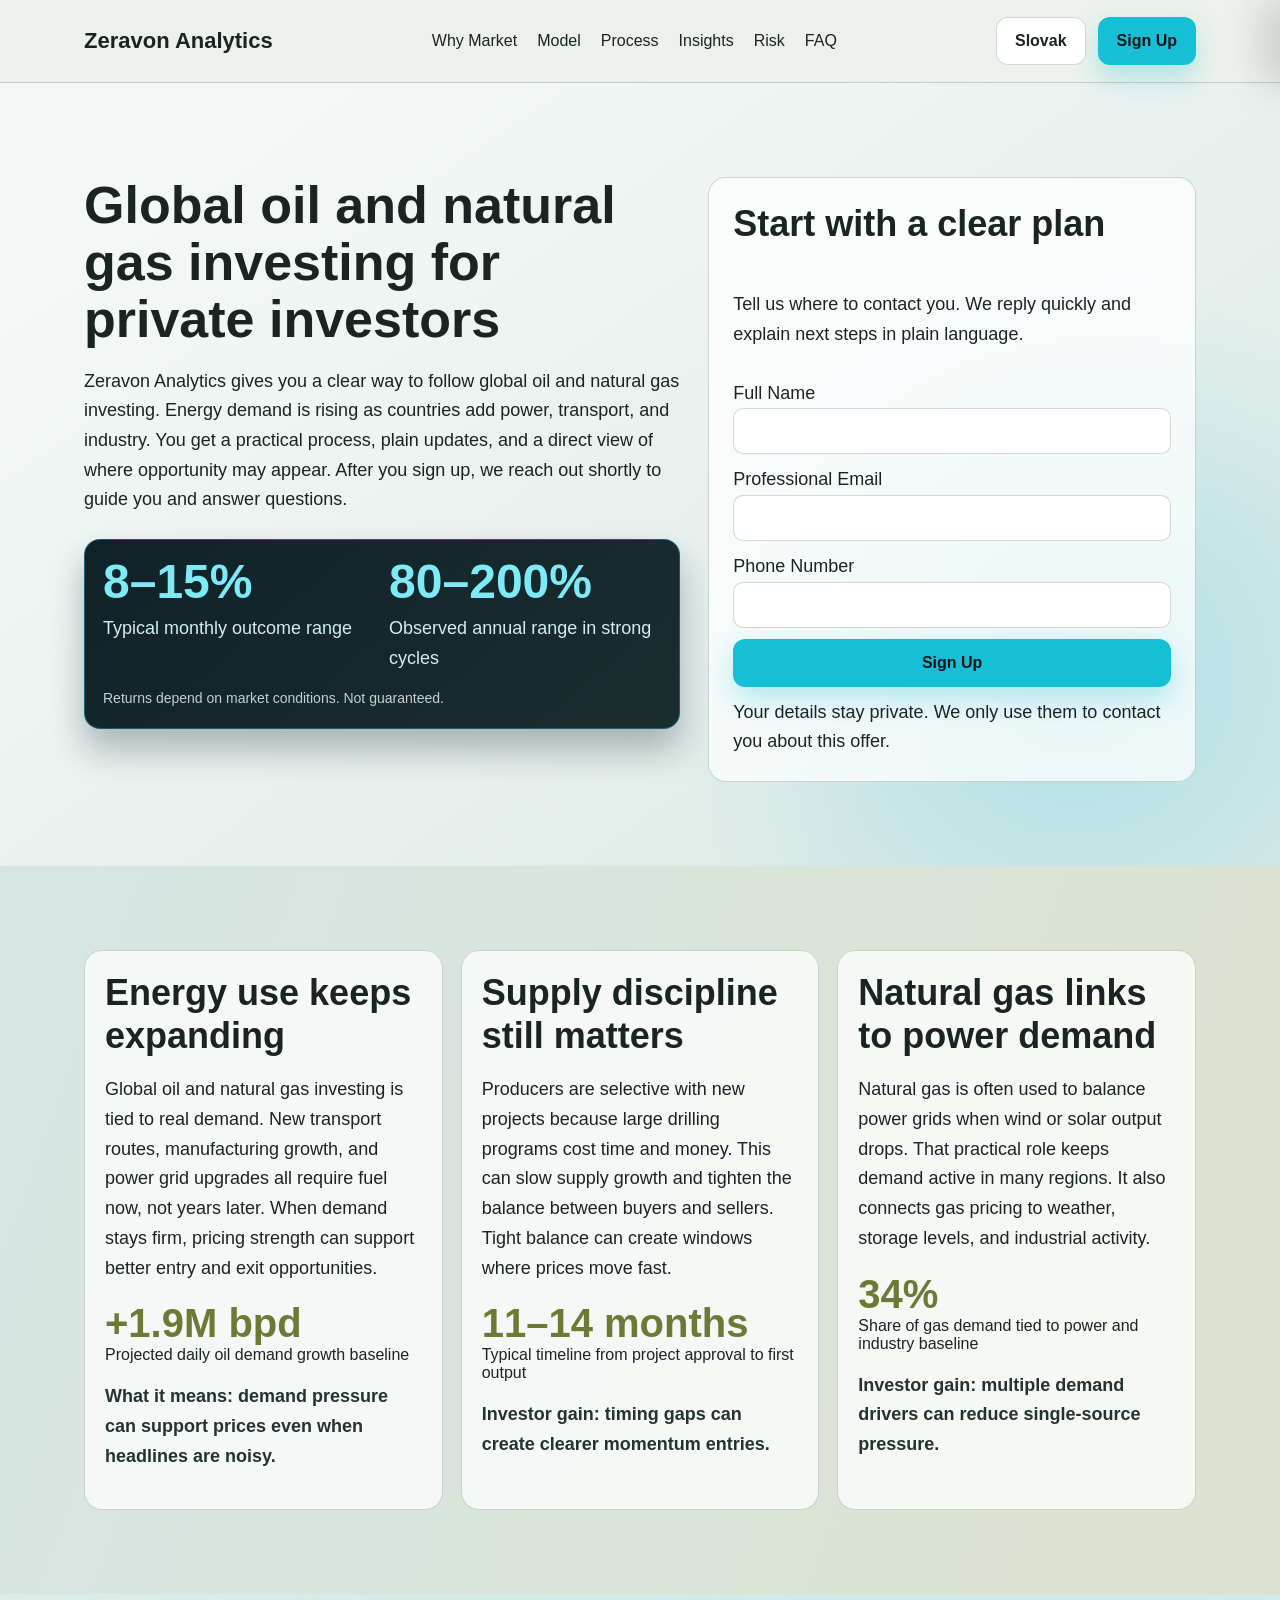
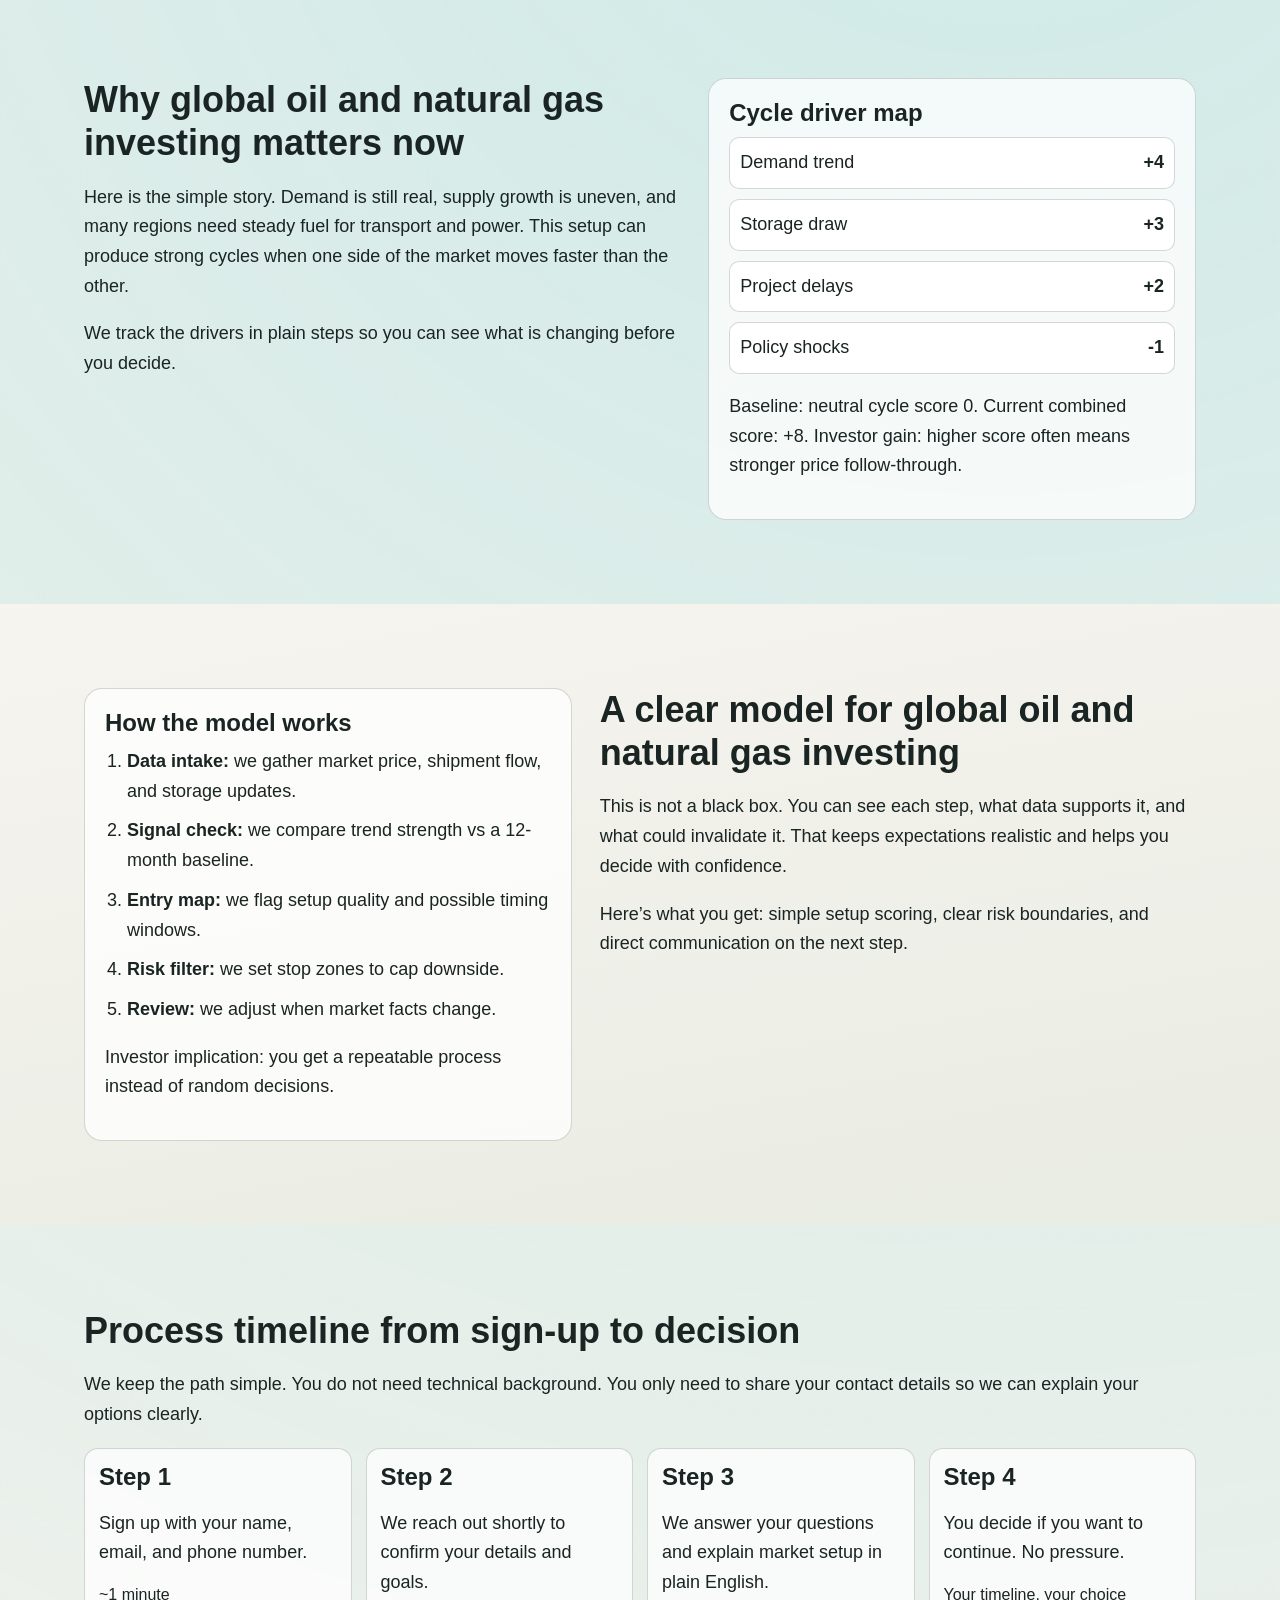
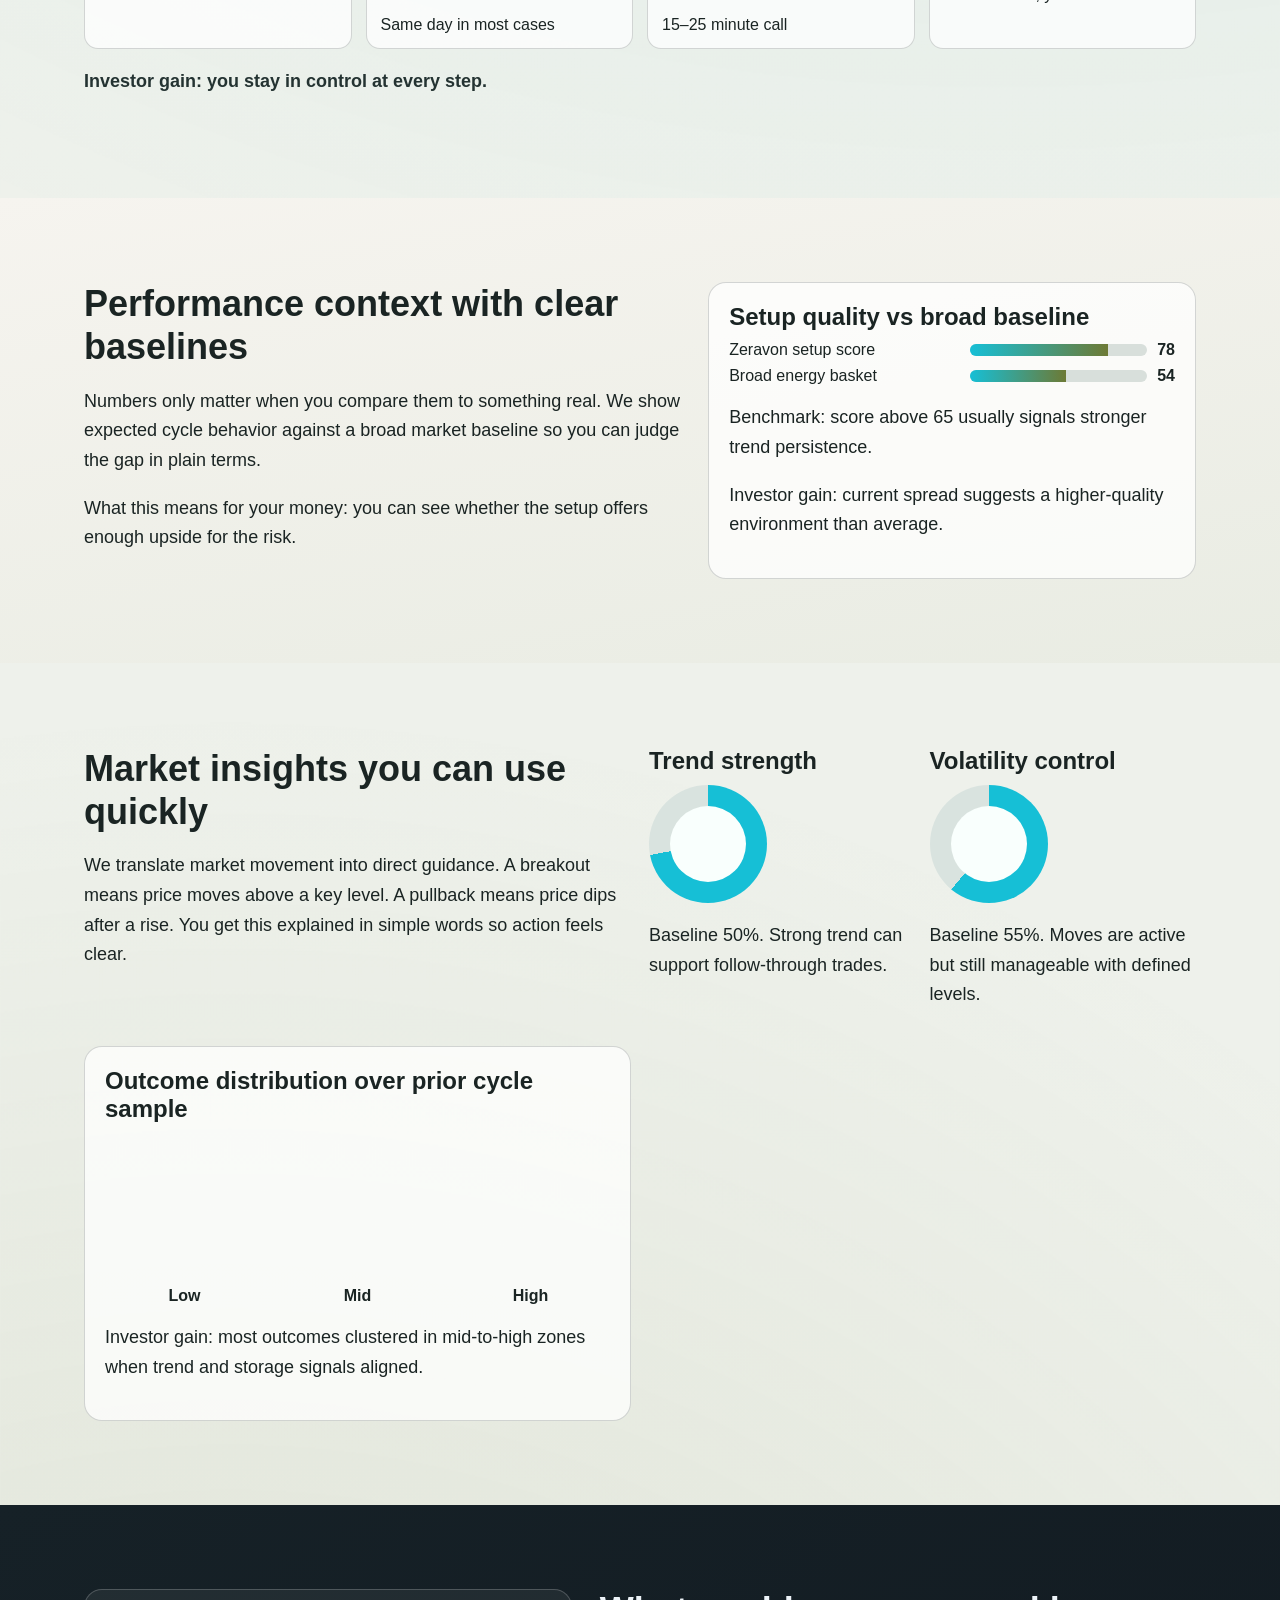
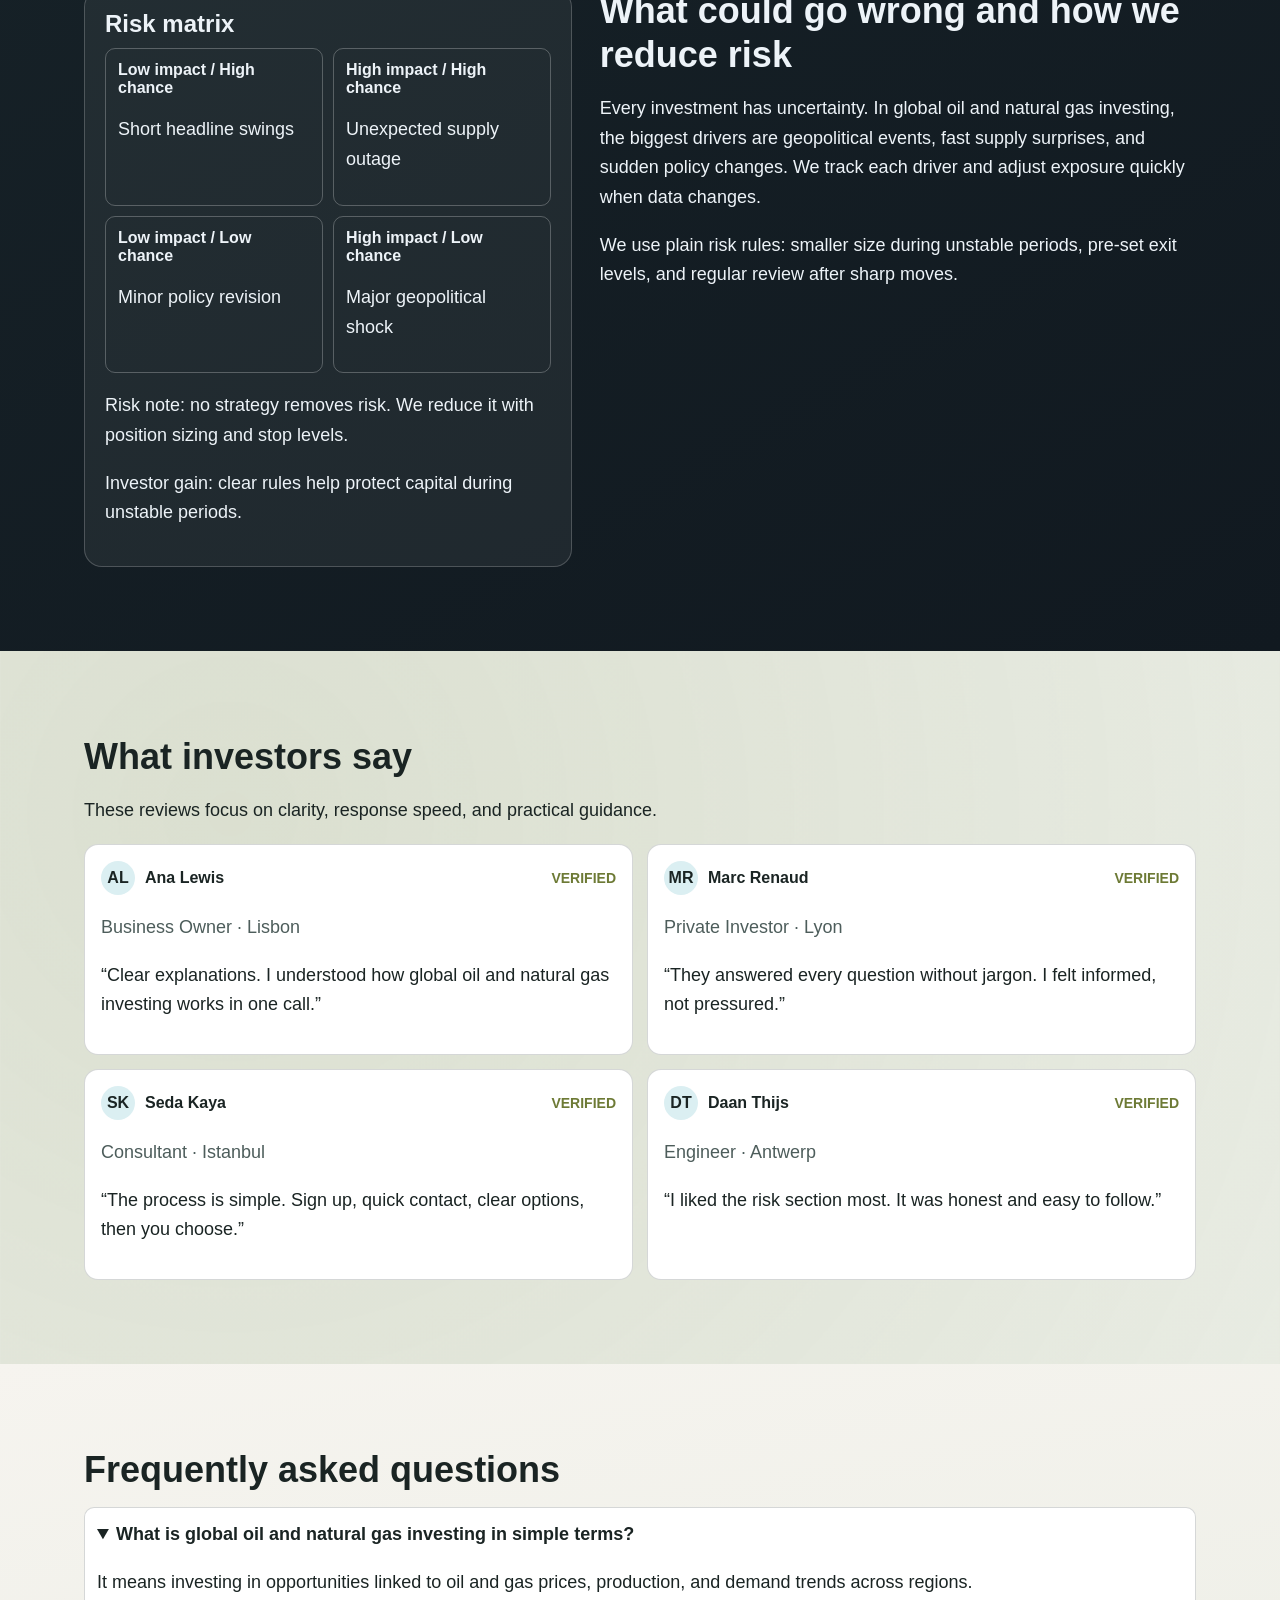
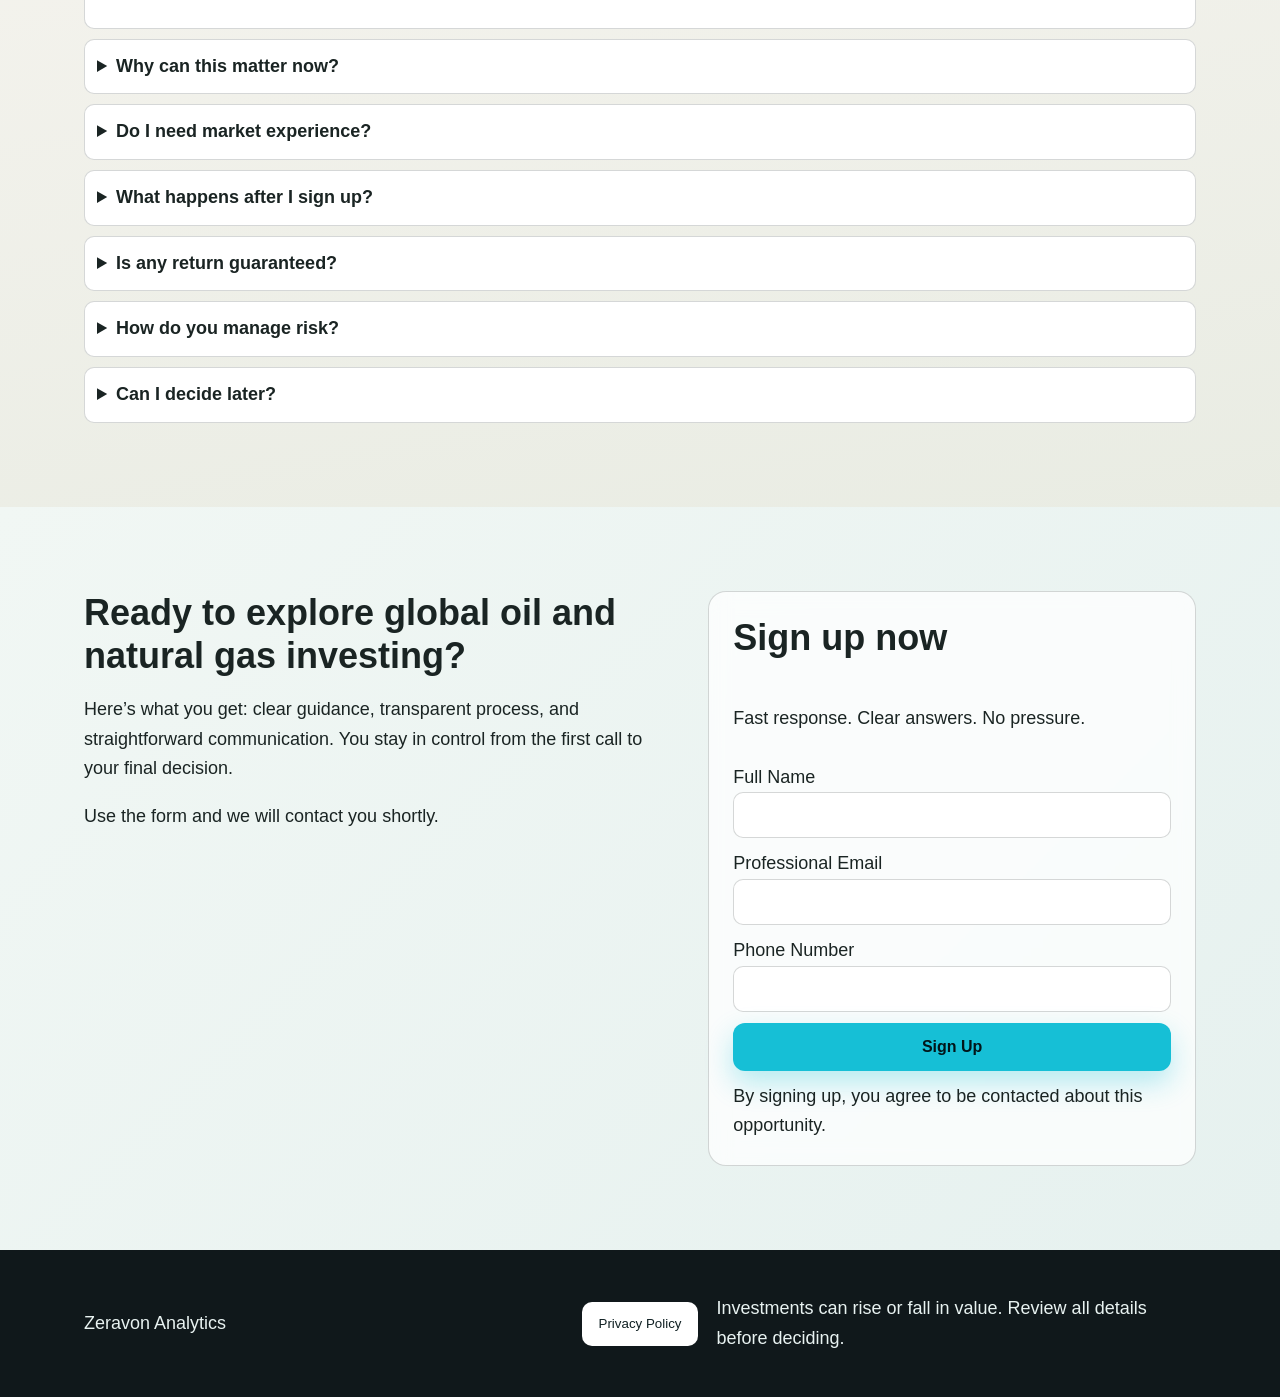
<file: sk/index.html>
<!doctype html>
<html lang="en">
<head>
  <meta charset="UTF-8">
  <meta name="viewport" content="width=device-width, initial-scale=1.0">
  <title>Global Oil and Gas Insights for Investors | Zeravon Analytics SK</title>
  <meta name="description" content="Understand market drivers, risk controls, and performance context for global oil and natural gas investing.">
  <link rel="canonical" href="https://www.zeravonanalytics.com/sk/index.html">
  <link rel="alternate" hreflang="en" href="https://www.zeravonanalytics.com/index.html">
  <link rel="alternate" hreflang="de" href="https://www.zeravonanalytics.com/de/index.html">
  <link rel="alternate" hreflang="fr" href="https://www.zeravonanalytics.com/fr/index.html">
  <link rel="alternate" hreflang="es" href="https://www.zeravonanalytics.com/es/index.html">
  <link rel="alternate" hreflang="it" href="https://www.zeravonanalytics.com/it/index.html">
  <link rel="alternate" hreflang="tr" href="https://www.zeravonanalytics.com/tr/index.html">
  <link rel="alternate" hreflang="pt" href="https://www.zeravonanalytics.com/pt/index.html">
  <link rel="alternate" hreflang="ja" href="https://www.zeravonanalytics.com/jp/index.html">
  <link rel="alternate" hreflang="sk" href="https://www.zeravonanalytics.com/sk/index.html">
  <link rel="alternate" hreflang="nl-BE" href="https://www.zeravonanalytics.com/be/index.html">
  <link rel="alternate" hreflang="x-default" href="https://www.zeravonanalytics.com/index.html">
  <meta property="og:type" content="website">
  <meta property="og:title" content="Global Oil and Gas Insights for Investors | Zeravon Analytics SK">
  <meta property="og:description" content="Understand market drivers, risk controls, and performance context for global oil and natural gas investing.">
  <meta property="og:url" content="https://www.zeravonanalytics.com/sk/index.html">
  <meta property="og:site_name" content="Zeravon Analytics">
  <meta name="twitter:card" content="summary_large_image">
  <meta name="twitter:title" content="Global Oil and Gas Insights for Investors | Zeravon Analytics SK">
  <meta name="twitter:description" content="Understand market drivers, risk controls, and performance context for global oil and natural gas investing.">
  <link rel="stylesheet" href="../assets/style.css">
  <script defer src="../assets/app.js"></script>
</head>
<body>
  <header class="site-header">
    <div class="container header-row">
      <a class="brand" href="../index.html" aria-label="Zeravon Analytics home">Zeravon Analytics</a>
      <nav class="main-nav" aria-label="Main navigation">
        <a href="#why-market">Why Market</a>
        <a href="#model">Model</a>
        <a href="#process">Process</a>
        <a href="#insights">Insights</a>
        <a href="#risk">Risk</a>
        <a href="#faq">FAQ</a>
      </nav>
      <div class="header-actions">
        <div class="lang-switch" data-dropdown>
          <button class="lang-pill" aria-expanded="false" aria-haspopup="true">Slovak</button>
          <div class="lang-menu" role="menu">
            <a href="../index.html"><svg viewBox="0 0 60 36" aria-hidden="true"><rect width="60" height="36" fill="#012169"/><path d="M0 0l60 36M60 0L0 36" stroke="#fff" stroke-width="7"/><path d="M0 0l60 36M60 0L0 36" stroke="#c8102e" stroke-width="4"/><path d="M30 0v36M0 18h60" stroke="#fff" stroke-width="12"/><path d="M30 0v36M0 18h60" stroke="#c8102e" stroke-width="7"/></svg>English</a>
            <a href="../de/index.html"><svg viewBox="0 0 60 36" aria-hidden="true"><rect width="60" height="12" fill="#000"/><rect y="12" width="60" height="12" fill="#dd0000"/><rect y="24" width="60" height="12" fill="#ffce00"/></svg>Deutsch</a>
            <a href="../fr/index.html"><svg viewBox="0 0 60 36" aria-hidden="true"><rect width="20" height="36" fill="#0055a4"/><rect x="20" width="20" height="36" fill="#fff"/><rect x="40" width="20" height="36" fill="#ef4135"/></svg>Français</a>
            <a href="../es/index.html"><svg viewBox="0 0 60 36" aria-hidden="true"><rect width="60" height="9" fill="#aa151b"/><rect y="9" width="60" height="18" fill="#f1bf00"/><rect y="27" width="60" height="9" fill="#aa151b"/></svg>Español</a>
            <a href="../it/index.html"><svg viewBox="0 0 60 36" aria-hidden="true"><rect width="20" height="36" fill="#009246"/><rect x="20" width="20" height="36" fill="#fff"/><rect x="40" width="20" height="36" fill="#ce2b37"/></svg>Italiano</a>
            <a href="../tr/index.html"><svg viewBox="0 0 60 36" aria-hidden="true"><rect width="60" height="36" fill="#e30a17"/><circle cx="24" cy="18" r="8" fill="#fff"/><circle cx="27" cy="18" r="6" fill="#e30a17"/><polygon points="34,18 40,15 40,21" fill="#fff"/></svg>Türkçe</a>
            <a href="../pt/index.html"><svg viewBox="0 0 60 36" aria-hidden="true"><rect width="24" height="36" fill="#006600"/><rect x="24" width="36" height="36" fill="#ff0000"/></svg>Português</a>
            <a href="../jp/index.html"><svg viewBox="0 0 60 36" aria-hidden="true"><rect width="60" height="36" fill="#fff"/><circle cx="30" cy="18" r="8" fill="#bc002d"/></svg>日本語</a>
            <a href="../sk/index.html"><svg viewBox="0 0 60 36" aria-hidden="true"><rect width="60" height="12" fill="#fff"/><rect y="12" width="60" height="12" fill="#0b4ea2"/><rect y="24" width="60" height="12" fill="#ee1c25"/></svg>Slovak</a>
            <a href="../be/index.html"><svg viewBox="0 0 60 36" aria-hidden="true"><rect width="20" height="36" fill="#000"/><rect x="20" width="20" height="36" fill="#ffe936"/><rect x="40" width="20" height="36" fill="#ef3340"/></svg>Nederlands (BE)</a>
          </div>
        </div>
        <a class="btn-primary" href="#lead-form">Sign Up</a>
      </div>
      <button class="burger" aria-label="Open menu" aria-expanded="false">☰</button>
    </div>
    <aside class="mobile-drawer" aria-hidden="true">
      <button class="drawer-close" aria-label="Close menu">✕</button>
      <nav aria-label="Mobile navigation">
        <a href="#why-market">Why Market</a>
        <a href="#model">Model</a>
        <a href="#process">Process</a>
        <a href="#insights">Insights</a>
        <a href="#risk">Risk</a>
        <a href="#faq">FAQ</a>
      </nav>
      <div class="lang-switch" data-dropdown>
        <button class="lang-pill" aria-expanded="false" aria-haspopup="true">Slovak</button>
        <div class="lang-menu" role="menu">
          <a href="../index.html"><svg viewBox="0 0 60 36" aria-hidden="true"><rect width="60" height="36" fill="#012169"/></svg>English</a>
          <a href="../de/index.html"><svg viewBox="0 0 60 36" aria-hidden="true"><rect width="60" height="12" fill="#000"/><rect y="12" width="60" height="12" fill="#dd0000"/><rect y="24" width="60" height="12" fill="#ffce00"/></svg>Deutsch</a>
          <a href="../fr/index.html"><svg viewBox="0 0 60 36" aria-hidden="true"><rect width="20" height="36" fill="#0055a4"/><rect x="20" width="20" height="36" fill="#fff"/><rect x="40" width="20" height="36" fill="#ef4135"/></svg>Français</a>
          <a href="../es/index.html"><svg viewBox="0 0 60 36" aria-hidden="true"><rect width="60" height="9" fill="#aa151b"/><rect y="9" width="60" height="18" fill="#f1bf00"/><rect y="27" width="60" height="9" fill="#aa151b"/></svg>Español</a>
          <a href="../it/index.html"><svg viewBox="0 0 60 36" aria-hidden="true"><rect width="20" height="36" fill="#009246"/><rect x="20" width="20" height="36" fill="#fff"/><rect x="40" width="20" height="36" fill="#ce2b37"/></svg>Italiano</a>
          <a href="../tr/index.html"><svg viewBox="0 0 60 36" aria-hidden="true"><rect width="60" height="36" fill="#e30a17"/></svg>Türkçe</a>
          <a href="../pt/index.html"><svg viewBox="0 0 60 36" aria-hidden="true"><rect width="24" height="36" fill="#006600"/><rect x="24" width="36" height="36" fill="#ff0000"/></svg>Português</a>
          <a href="../jp/index.html"><svg viewBox="0 0 60 36" aria-hidden="true"><rect width="60" height="36" fill="#fff"/><circle cx="30" cy="18" r="8" fill="#bc002d"/></svg>日本語</a>
          <a href="../sk/index.html"><svg viewBox="0 0 60 36" aria-hidden="true"><rect width="60" height="12" fill="#fff"/><rect y="12" width="60" height="12" fill="#0b4ea2"/><rect y="24" width="60" height="12" fill="#ee1c25"/></svg>Slovak</a>
          <a href="../be/index.html"><svg viewBox="0 0 60 36" aria-hidden="true"><rect width="20" height="36" fill="#000"/><rect x="20" width="20" height="36" fill="#ffe936"/><rect x="40" width="20" height="36" fill="#ef3340"/></svg>Nederlands(BE)</a>
        </div>
      </div>
      <a class="btn-primary" href="#lead-form">Sign Up</a>
    </aside>
  </header>

  <main>
    <section class="hero section-shell" id="lead-form">
      <div class="hero-glow"></div>
      <div class="container hero-grid">
        <div>
          <h1>Global oil and natural gas investing for private investors</h1>
          <p>Zeravon Analytics gives you a clear way to follow global oil and natural gas investing. Energy demand is rising as countries add power, transport, and industry. You get a practical process, plain updates, and a direct view of where opportunity may appear. After you sign up, we reach out shortly to guide you and answer questions.</p>
          <div class="performance-panel" aria-label="Performance range">
            <div>
              <p class="value">8–15%</p>
              <p class="label">Typical monthly outcome range</p>
            </div>
            <div>
              <p class="value">80–200%</p>
              <p class="label">Observed annual range in strong cycles</p>
            </div>
            <p class="micro">Returns depend on market conditions. Not guaranteed.</p>
          </div>
        </div>
        <form class="lead-form" aria-label="Hero sign up form">
          <h2>Start with a clear plan</h2>
          <p>Tell us where to contact you. We reply quickly and explain next steps in plain language.</p>
          <label>Full Name<input type="text" name="name" required></label>
          <label>Professional Email<input type="email" name="email" required></label>
          <label>Phone Number<input type="tel" name="phone" required></label>
          <button type="submit" class="btn-primary">Sign Up</button>
          <small>Your details stay private. We only use them to contact you about this offer.</small>
        </form>
      </div>
    </section>

    <section class="kpi-strip section-shell">
      <div class="container kpi-grid">
        <article><h2>Energy use keeps expanding</h2><p>Global oil and natural gas investing is tied to real demand. New transport routes, manufacturing growth, and power grid upgrades all require fuel now, not years later. When demand stays firm, pricing strength can support better entry and exit opportunities.</p><strong>+1.9M bpd</strong><span>Projected daily oil demand growth baseline</span><p class="meaning">What it means: demand pressure can support prices even when headlines are noisy.</p></article>
        <article><h2>Supply discipline still matters</h2><p>Producers are selective with new projects because large drilling programs cost time and money. This can slow supply growth and tighten the balance between buyers and sellers. Tight balance can create windows where prices move fast.</p><strong>11–14 months</strong><span>Typical timeline from project approval to first output</span><p class="meaning">Investor gain: timing gaps can create clearer momentum entries.</p></article>
        <article><h2>Natural gas links to power demand</h2><p>Natural gas is often used to balance power grids when wind or solar output drops. That practical role keeps demand active in many regions. It also connects gas pricing to weather, storage levels, and industrial activity.</p><strong>34%</strong><span>Share of gas demand tied to power and industry baseline</span><p class="meaning">Investor gain: multiple demand drivers can reduce single-source pressure.</p></article>
      </div>
    </section>

    <section id="why-market" class="section-shell">
      <div class="container split">
        <div>
          <h2>Why global oil and natural gas investing matters now</h2>
          <p>Here is the simple story. Demand is still real, supply growth is uneven, and many regions need steady fuel for transport and power. This setup can produce strong cycles when one side of the market moves faster than the other.</p>
          <p>We track the drivers in plain steps so you can see what is changing before you decide.</p>
        </div>
        <div class="waterfall-card">
          <h3>Cycle driver map</h3>
          <ul>
            <li><span>Demand trend</span><b>+4</b></li>
            <li><span>Storage draw</span><b>+3</b></li>
            <li><span>Project delays</span><b>+2</b></li>
            <li><span>Policy shocks</span><b>-1</b></li>
          </ul>
          <p>Baseline: neutral cycle score 0. Current combined score: +8. Investor gain: higher score often means stronger price follow-through.</p>
        </div>
      </div>
    </section>

    <section id="model" class="section-shell alt">
      <div class="container split reverse">
        <div class="architecture">
          <h3>How the model works</h3>
          <ol>
            <li><b>Data intake:</b> we gather market price, shipment flow, and storage updates.</li>
            <li><b>Signal check:</b> we compare trend strength vs a 12-month baseline.</li>
            <li><b>Entry map:</b> we flag setup quality and possible timing windows.</li>
            <li><b>Risk filter:</b> we set stop zones to cap downside.</li>
            <li><b>Review:</b> we adjust when market facts change.</li>
          </ol>
          <p>Investor implication: you get a repeatable process instead of random decisions.</p>
        </div>
        <div>
          <h2>A clear model for global oil and natural gas investing</h2>
          <p>This is not a black box. You can see each step, what data supports it, and what could invalidate it. That keeps expectations realistic and helps you decide with confidence.</p>
          <p>Here’s what you get: simple setup scoring, clear risk boundaries, and direct communication on the next step.</p>
        </div>
      </div>
    </section>

    <section id="process" class="section-shell">
      <div class="container">
        <h2>Process timeline from sign-up to decision</h2>
        <p>We keep the path simple. You do not need technical background. You only need to share your contact details so we can explain your options clearly.</p>
        <div class="timeline">
          <article><h3>Step 1</h3><p>Sign up with your name, email, and phone number.</p><span>~1 minute</span></article>
          <article><h3>Step 2</h3><p>We reach out shortly to confirm your details and goals.</p><span>Same day in most cases</span></article>
          <article><h3>Step 3</h3><p>We answer your questions and explain market setup in plain English.</p><span>15–25 minute call</span></article>
          <article><h3>Step 4</h3><p>You decide if you want to continue. No pressure.</p><span>Your timeline, your choice</span></article>
        </div>
        <p class="meaning">Investor gain: you stay in control at every step.</p>
      </div>
    </section>

    <section class="section-shell alt" id="metrics">
      <div class="container split">
        <div>
          <h2>Performance context with clear baselines</h2>
          <p>Numbers only matter when you compare them to something real. We show expected cycle behavior against a broad market baseline so you can judge the gap in plain terms.</p>
          <p>What this means for your money: you can see whether the setup offers enough upside for the risk.</p>
        </div>
        <div class="comparison-card">
          <h3>Setup quality vs broad baseline</h3>
          <div class="bar-row"><span>Zeravon setup score</span><div><i style="width:78%"></i></div><b>78</b></div>
          <div class="bar-row"><span>Broad energy basket</span><div><i style="width:54%"></i></div><b>54</b></div>
          <p>Benchmark: score above 65 usually signals stronger trend persistence.</p>
          <p>Investor gain: current spread suggests a higher-quality environment than average.</p>
        </div>
      </div>
    </section>

    <section id="insights" class="section-shell">
      <div class="container insights-grid">
        <div>
          <h2>Market insights you can use quickly</h2>
          <p>We translate market movement into direct guidance. A breakout means price moves above a key level. A pullback means price dips after a rise. You get this explained in simple words so action feels clear.</p>
        </div>
        <div class="rings">
          <article><h3>Trend strength</h3><div class="ring" style="--pct:72">72%</div><p>Baseline 50%. Strong trend can support follow-through trades.</p></article>
          <article><h3>Volatility control</h3><div class="ring" style="--pct:61">61%</div><p>Baseline 55%. Moves are active but still manageable with defined levels.</p></article>
        </div>
        <div class="distribution">
          <h3>Outcome distribution over prior cycle sample</h3>
          <div class="vbars"><span><i style="height:24%"></i><b>Low</b></span><span><i style="height:58%"></i><b>Mid</b></span><span><i style="height:82%"></i><b>High</b></span></div>
          <p>Investor gain: most outcomes clustered in mid-to-high zones when trend and storage signals aligned.</p>
        </div>
      </div>
    </section>

    <section id="risk" class="section-shell dark">
      <div class="container split reverse">
        <div class="risk-matrix">
          <h3>Risk matrix</h3>
          <div class="matrix-grid">
            <div><b>Low impact / High chance</b><p>Short headline swings</p></div>
            <div><b>High impact / High chance</b><p>Unexpected supply outage</p></div>
            <div><b>Low impact / Low chance</b><p>Minor policy revision</p></div>
            <div><b>High impact / Low chance</b><p>Major geopolitical shock</p></div>
          </div>
          <p>Risk note: no strategy removes risk. We reduce it with position sizing and stop levels.</p>
          <p>Investor gain: clear rules help protect capital during unstable periods.</p>
        </div>
        <div>
          <h2>What could go wrong and how we reduce risk</h2>
          <p>Every investment has uncertainty. In global oil and natural gas investing, the biggest drivers are geopolitical events, fast supply surprises, and sudden policy changes. We track each driver and adjust exposure quickly when data changes.</p>
          <p>We use plain risk rules: smaller size during unstable periods, pre-set exit levels, and regular review after sharp moves.</p>
        </div>
      </div>
    </section>

    <section class="section-shell" id="reviews">
      <div class="container">
        <h2>What investors say</h2>
        <p>These reviews focus on clarity, response speed, and practical guidance.</p>
        <div class="reviews-grid">
          <article><div class="rev-head"><span class="avatar">AL</span><strong>Ana Lewis</strong><em>VERIFIED</em></div><p class="meta">Business Owner · Lisbon</p><p>“Clear explanations. I understood how global oil and natural gas investing works in one call.”</p></article>
          <article><div class="rev-head"><span class="avatar">MR</span><strong>Marc Renaud</strong><em>VERIFIED</em></div><p class="meta">Private Investor · Lyon</p><p>“They answered every question without jargon. I felt informed, not pressured.”</p></article>
          <article><div class="rev-head"><span class="avatar">SK</span><strong>Seda Kaya</strong><em>VERIFIED</em></div><p class="meta">Consultant · Istanbul</p><p>“The process is simple. Sign up, quick contact, clear options, then you choose.”</p></article>
          <article><div class="rev-head"><span class="avatar">DT</span><strong>Daan Thijs</strong><em>VERIFIED</em></div><p class="meta">Engineer · Antwerp</p><p>“I liked the risk section most. It was honest and easy to follow.”</p></article>
        </div>
      </div>
    </section>

    <section id="faq" class="section-shell alt">
      <div class="container">
        <h2>Frequently asked questions</h2>
        <div class="faq-list">
          <details open><summary>What is global oil and natural gas investing in simple terms?</summary><p>It means investing in opportunities linked to oil and gas prices, production, and demand trends across regions.</p></details>
          <details><summary>Why can this matter now?</summary><p>Energy demand remains strong in many sectors, while supply growth can be uneven. That mix can create active market cycles.</p></details>
          <details><summary>Do I need market experience?</summary><p>No. We explain each step in plain English and answer your questions before you decide.</p></details>
          <details><summary>What happens after I sign up?</summary><p>After you sign up, we usually reach out shortly to confirm details and answer questions.</p></details>
          <details><summary>Is any return guaranteed?</summary><p>No. Returns depend on market conditions and are never guaranteed.</p></details>
          <details><summary>How do you manage risk?</summary><p>We use position sizing, stop levels, and ongoing review so downside stays controlled as much as possible.</p></details>
          <details><summary>Can I decide later?</summary><p>Yes. You can review the information and choose your next step on your own timeline.</p></details>
        </div>
      </div>
    </section>

    <section class="section-shell final-cta" id="contact">
      <div class="container split">
        <div>
          <h2>Ready to explore global oil and natural gas investing?</h2>
          <p>Here’s what you get: clear guidance, transparent process, and straightforward communication. You stay in control from the first call to your final decision.</p>
          <p>Use the form and we will contact you shortly.</p>
        </div>
        <form class="lead-form" aria-label="Final sign up form">
          <h2>Sign up now</h2>
          <p>Fast response. Clear answers. No pressure.</p>
          <label>Full Name<input type="text" name="name" required></label>
          <label>Professional Email<input type="email" name="email" required></label>
          <label>Phone Number<input type="tel" name="phone" required></label>
          <button type="submit" class="btn-primary">Sign Up</button>
          <small>By signing up, you agree to be contacted about this opportunity.</small>
        </form>
      </div>
    </section>
  </main>

  <footer class="site-footer">
    <div class="container footer-row">
      <p>Zeravon Analytics</p>
      <button class="privacy-open" type="button">Privacy Policy</button>
      <p>Investments can rise or fall in value. Review all details before deciding.</p>
    </div>
  </footer>

  <div class="modal" id="privacy-modal" aria-hidden="true" role="dialog" aria-modal="true" aria-labelledby="privacy-title">
    <div class="modal-card" tabindex="-1">
      <button class="modal-x" aria-label="Close privacy policy">✕</button>
      <h2 id="privacy-title">Privacy Policy</h2>
      <h3>Introduction</h3><p>We explain clearly how we collect and use your personal information.</p>
      <h3>Data collection</h3><p>We collect the details you submit: full name, professional email, and phone number.</p>
      <h3>Legal basis</h3><p>We process your data based on your consent and our legitimate need to respond to your request.</p>
      <h3>Cookies</h3><p>We use essential cookies for site function and basic analytics to improve experience.</p>
      <h3>Retention</h3><p>We keep your data only as long as needed to support communication and legal obligations.</p>
      <h3>Third-party sharing</h3><p>We may share limited data with trusted service providers that help us run communication systems.</p>
      <h3>Security</h3><p>We use technical and organizational safeguards to protect your information.</p>
      <h3>User rights</h3><p>You can request access, correction, deletion, or restriction of processing where law allows.</p>
      <h3>International transfers</h3><p>Your data may be processed in other countries with suitable contractual protections.</p>
      <h3>Industry risk disclosure</h3><p>Energy market investments involve volatility, and no outcome is guaranteed.</p>
      <h3>Contact</h3><p>Email: privacy@zeravonanalytics.com</p>
      <div class="modal-footer"><button class="modal-close" type="button">Close</button></div>
    </div>
  </div>

  <script type="application/ld+json">
  {
    "@context": "https://schema.org",
    "@graph": [
      {"@type":"Organization","name":"Zeravon Analytics","url":"https://www.zeravonanalytics.com"},
      {"@type":"WebSite","name":"Zeravon Analytics","url":"https://www.zeravonanalytics.com"},
      {"@type":"FAQPage","mainEntity":[
        {"@type":"Question","name":"What is global oil and natural gas investing in simple terms?","acceptedAnswer":{"@type":"Answer","text":"It means investing in opportunities linked to oil and gas prices, production, and demand trends across regions."}},
        {"@type":"Question","name":"What happens after I sign up?","acceptedAnswer":{"@type":"Answer","text":"After you sign up, we usually reach out shortly to confirm details and answer questions."}}
      ]},
      {"@type":"Review","author":{"@type":"Person","name":"Ana Lewis"},"reviewBody":"Clear explanations and useful guidance.","itemReviewed":{"@type":"Service","name":"Zeravon Analytics investor guidance"}}
    ]
  }
  </script>
</body>
</html>
</file>
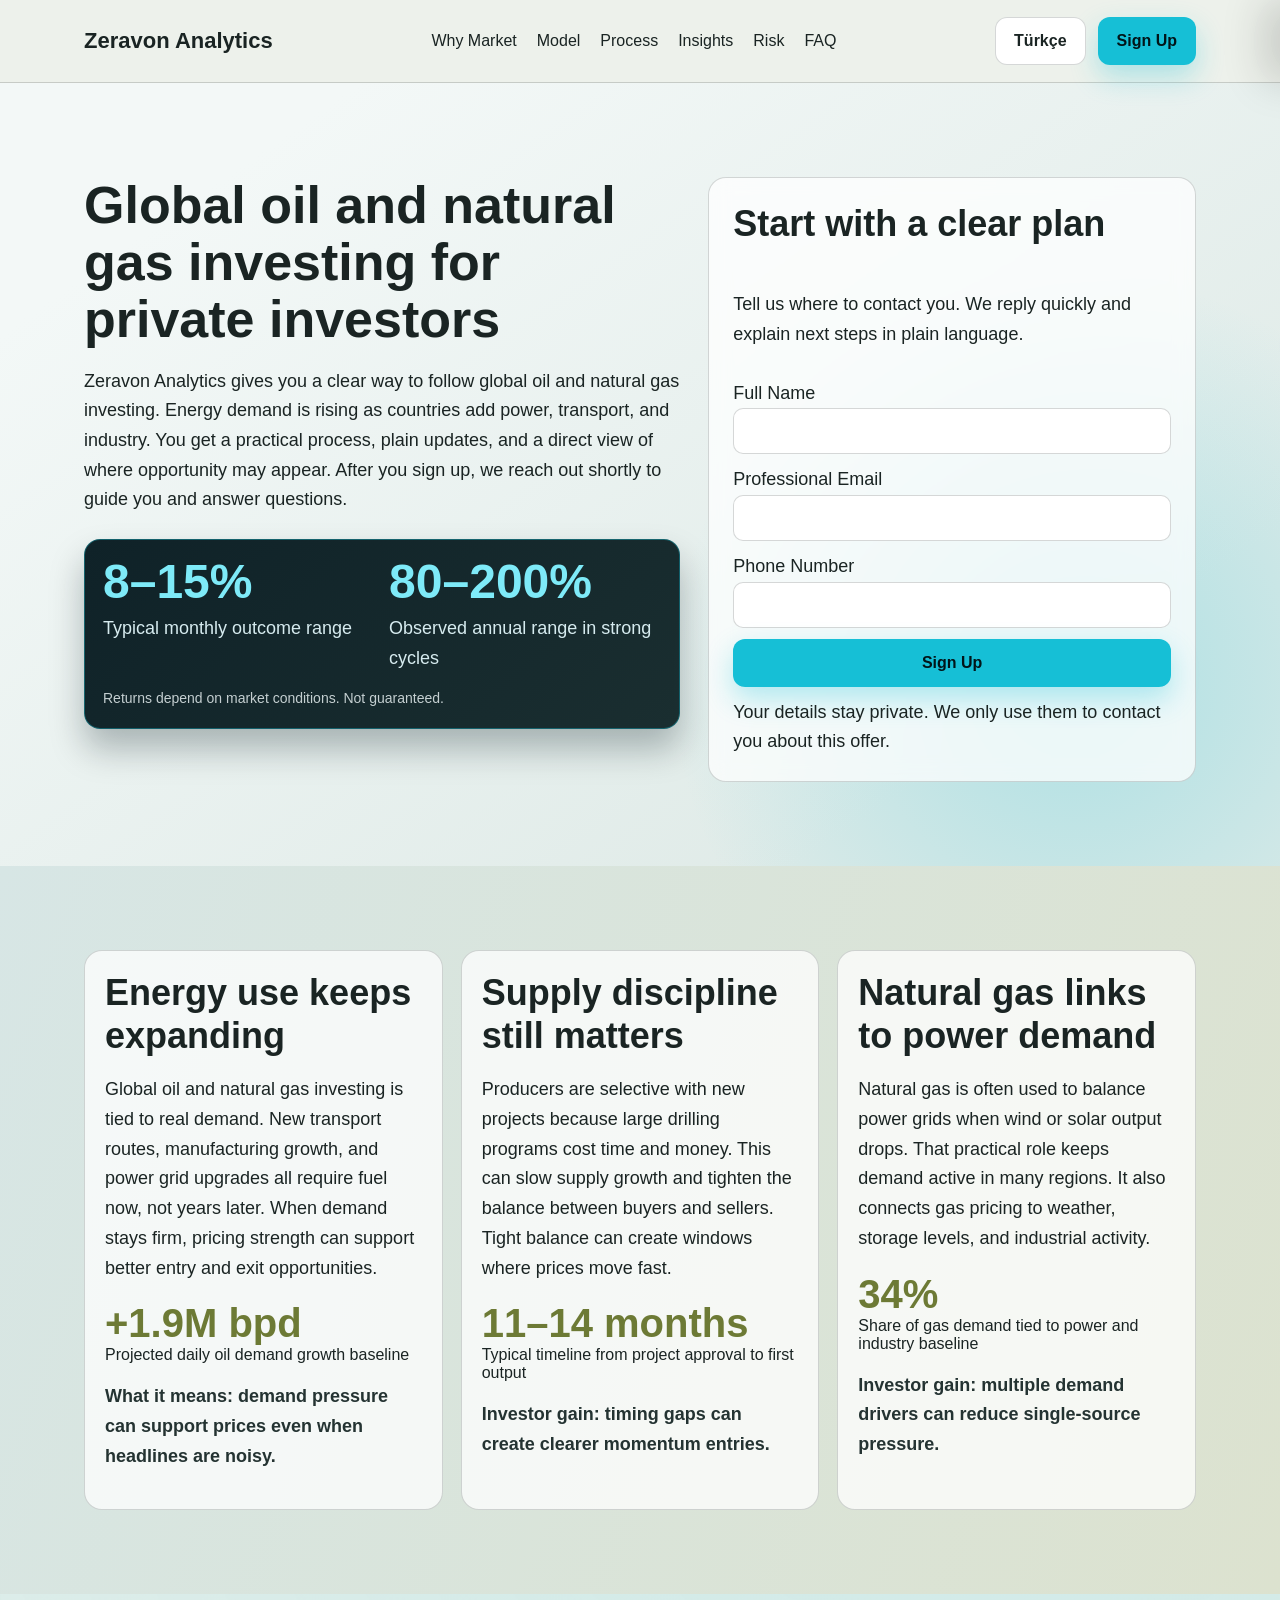
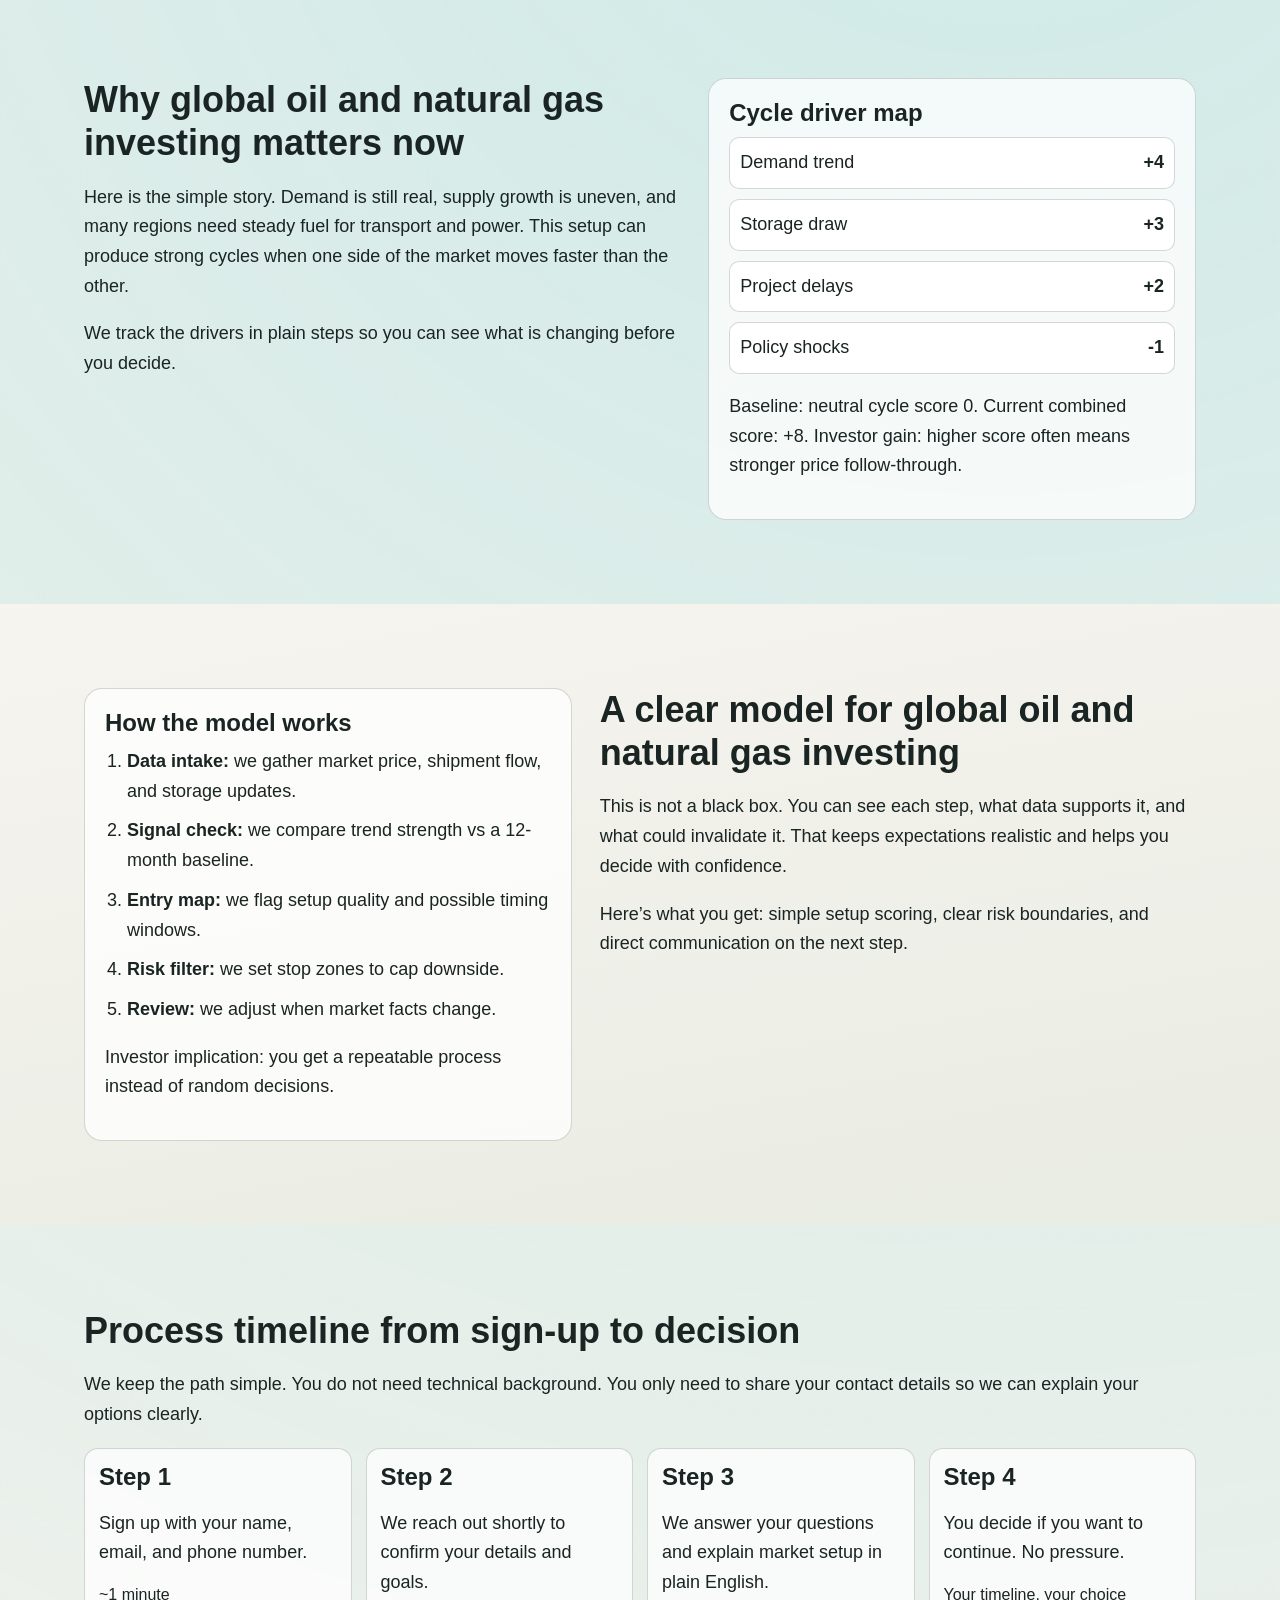
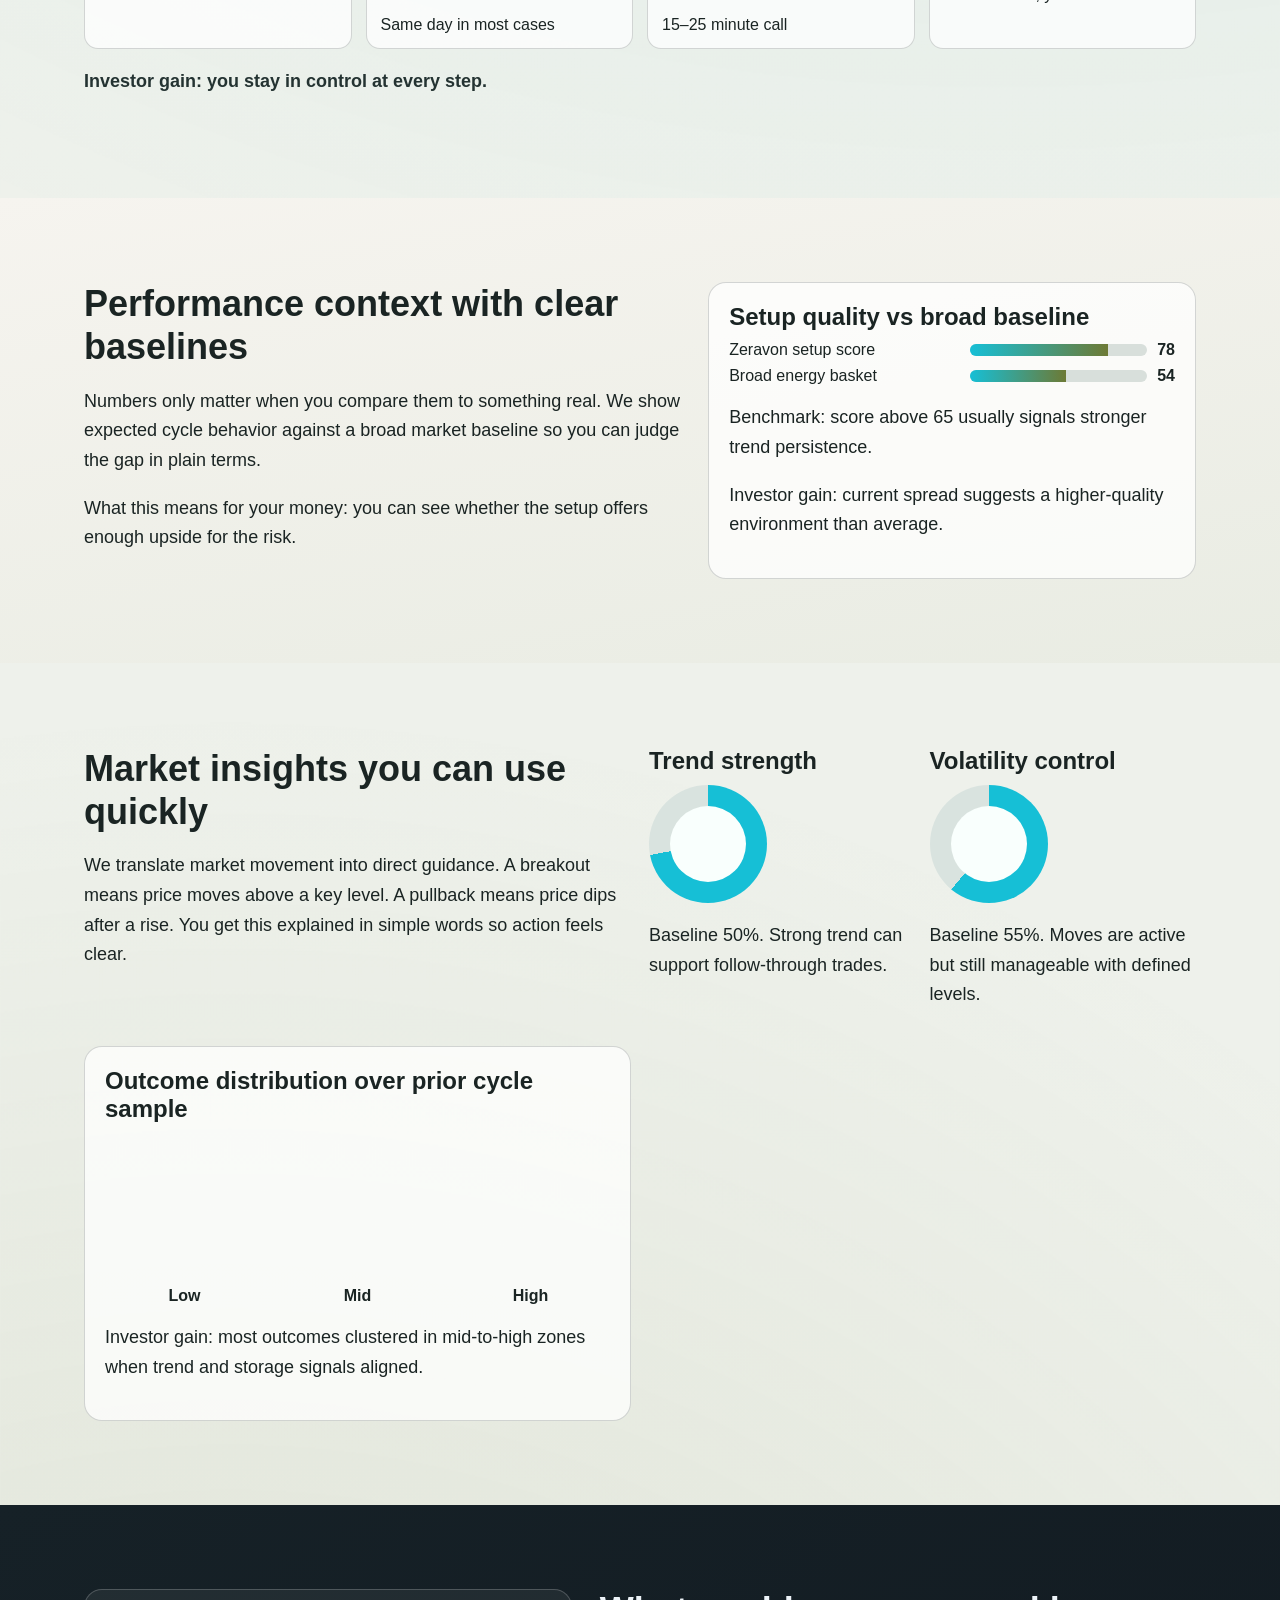
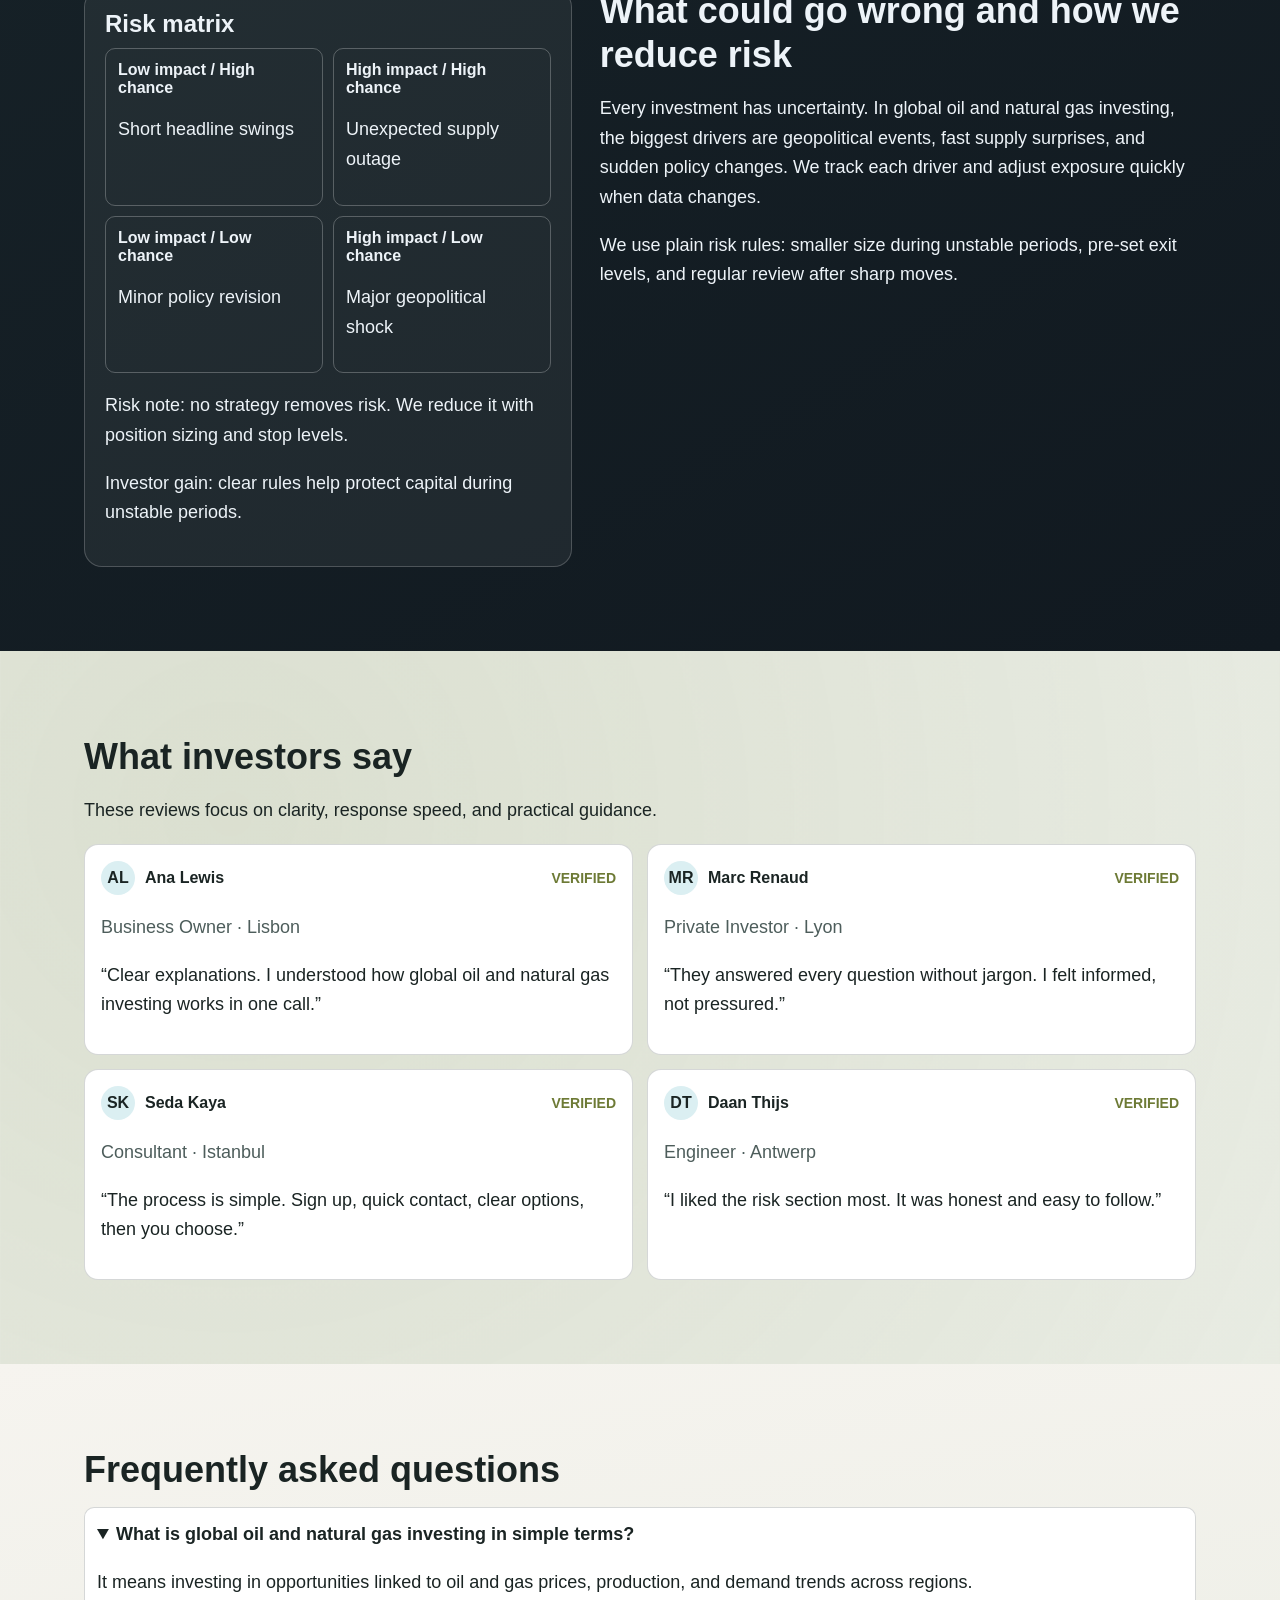
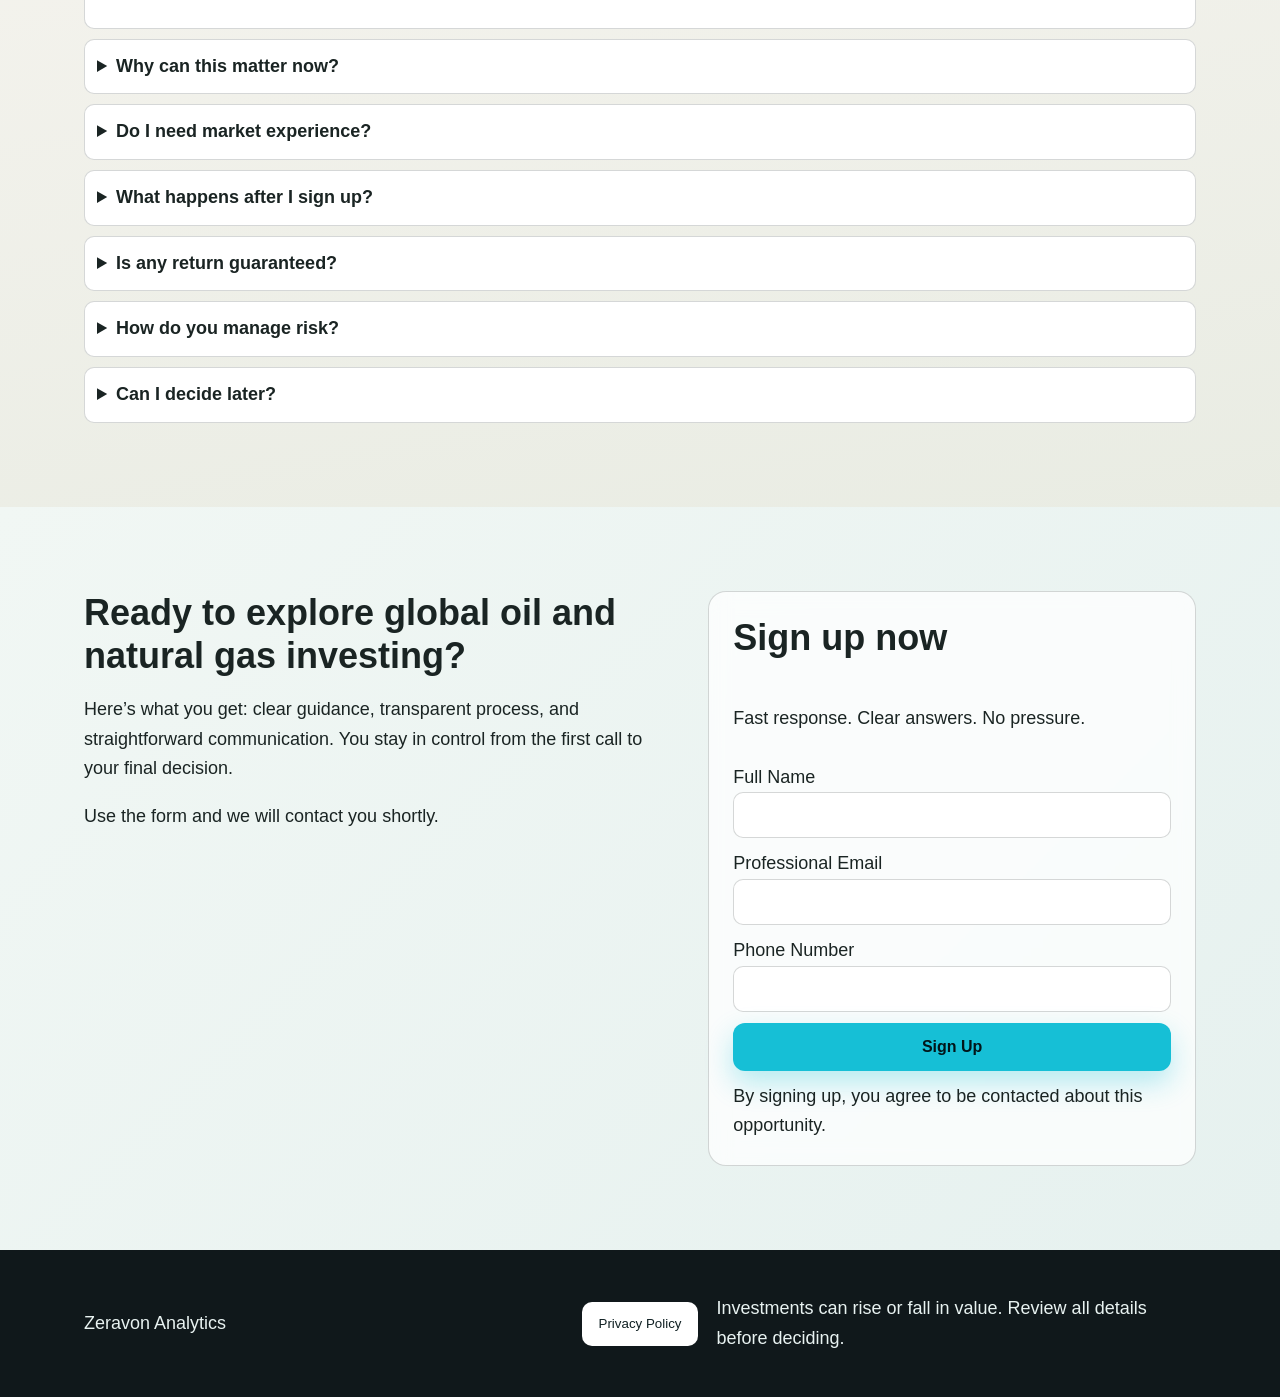
<file: tr/index.html>
<!doctype html>
<html lang="en">
<head>
  <meta charset="UTF-8">
  <meta name="viewport" content="width=device-width, initial-scale=1.0">
  <title>Global Energy Investing Explained | Zeravon Analytics TR</title>
  <meta name="description" content="See a simple path for global oil and natural gas investing, including process, metrics, and FAQ.">
  <link rel="canonical" href="https://www.zeravonanalytics.com/tr/index.html">
  <link rel="alternate" hreflang="en" href="https://www.zeravonanalytics.com/index.html">
  <link rel="alternate" hreflang="de" href="https://www.zeravonanalytics.com/de/index.html">
  <link rel="alternate" hreflang="fr" href="https://www.zeravonanalytics.com/fr/index.html">
  <link rel="alternate" hreflang="es" href="https://www.zeravonanalytics.com/es/index.html">
  <link rel="alternate" hreflang="it" href="https://www.zeravonanalytics.com/it/index.html">
  <link rel="alternate" hreflang="tr" href="https://www.zeravonanalytics.com/tr/index.html">
  <link rel="alternate" hreflang="pt" href="https://www.zeravonanalytics.com/pt/index.html">
  <link rel="alternate" hreflang="ja" href="https://www.zeravonanalytics.com/jp/index.html">
  <link rel="alternate" hreflang="sk" href="https://www.zeravonanalytics.com/sk/index.html">
  <link rel="alternate" hreflang="nl-BE" href="https://www.zeravonanalytics.com/be/index.html">
  <link rel="alternate" hreflang="x-default" href="https://www.zeravonanalytics.com/index.html">
  <meta property="og:type" content="website">
  <meta property="og:title" content="Global Energy Investing Explained | Zeravon Analytics TR">
  <meta property="og:description" content="See a simple path for global oil and natural gas investing, including process, metrics, and FAQ.">
  <meta property="og:url" content="https://www.zeravonanalytics.com/tr/index.html">
  <meta property="og:site_name" content="Zeravon Analytics">
  <meta name="twitter:card" content="summary_large_image">
  <meta name="twitter:title" content="Global Energy Investing Explained | Zeravon Analytics TR">
  <meta name="twitter:description" content="See a simple path for global oil and natural gas investing, including process, metrics, and FAQ.">
  <link rel="stylesheet" href="../assets/style.css">
  <script defer src="../assets/app.js"></script>
</head>
<body>
  <header class="site-header">
    <div class="container header-row">
      <a class="brand" href="../index.html" aria-label="Zeravon Analytics home">Zeravon Analytics</a>
      <nav class="main-nav" aria-label="Main navigation">
        <a href="#why-market">Why Market</a>
        <a href="#model">Model</a>
        <a href="#process">Process</a>
        <a href="#insights">Insights</a>
        <a href="#risk">Risk</a>
        <a href="#faq">FAQ</a>
      </nav>
      <div class="header-actions">
        <div class="lang-switch" data-dropdown>
          <button class="lang-pill" aria-expanded="false" aria-haspopup="true">Türkçe</button>
          <div class="lang-menu" role="menu">
            <a href="../index.html"><svg viewBox="0 0 60 36" aria-hidden="true"><rect width="60" height="36" fill="#012169"/><path d="M0 0l60 36M60 0L0 36" stroke="#fff" stroke-width="7"/><path d="M0 0l60 36M60 0L0 36" stroke="#c8102e" stroke-width="4"/><path d="M30 0v36M0 18h60" stroke="#fff" stroke-width="12"/><path d="M30 0v36M0 18h60" stroke="#c8102e" stroke-width="7"/></svg>English</a>
            <a href="../de/index.html"><svg viewBox="0 0 60 36" aria-hidden="true"><rect width="60" height="12" fill="#000"/><rect y="12" width="60" height="12" fill="#dd0000"/><rect y="24" width="60" height="12" fill="#ffce00"/></svg>Deutsch</a>
            <a href="../fr/index.html"><svg viewBox="0 0 60 36" aria-hidden="true"><rect width="20" height="36" fill="#0055a4"/><rect x="20" width="20" height="36" fill="#fff"/><rect x="40" width="20" height="36" fill="#ef4135"/></svg>Français</a>
            <a href="../es/index.html"><svg viewBox="0 0 60 36" aria-hidden="true"><rect width="60" height="9" fill="#aa151b"/><rect y="9" width="60" height="18" fill="#f1bf00"/><rect y="27" width="60" height="9" fill="#aa151b"/></svg>Español</a>
            <a href="../it/index.html"><svg viewBox="0 0 60 36" aria-hidden="true"><rect width="20" height="36" fill="#009246"/><rect x="20" width="20" height="36" fill="#fff"/><rect x="40" width="20" height="36" fill="#ce2b37"/></svg>Italiano</a>
            <a href="../tr/index.html"><svg viewBox="0 0 60 36" aria-hidden="true"><rect width="60" height="36" fill="#e30a17"/><circle cx="24" cy="18" r="8" fill="#fff"/><circle cx="27" cy="18" r="6" fill="#e30a17"/><polygon points="34,18 40,15 40,21" fill="#fff"/></svg>Türkçe</a>
            <a href="../pt/index.html"><svg viewBox="0 0 60 36" aria-hidden="true"><rect width="24" height="36" fill="#006600"/><rect x="24" width="36" height="36" fill="#ff0000"/></svg>Português</a>
            <a href="../jp/index.html"><svg viewBox="0 0 60 36" aria-hidden="true"><rect width="60" height="36" fill="#fff"/><circle cx="30" cy="18" r="8" fill="#bc002d"/></svg>日本語</a>
            <a href="../sk/index.html"><svg viewBox="0 0 60 36" aria-hidden="true"><rect width="60" height="12" fill="#fff"/><rect y="12" width="60" height="12" fill="#0b4ea2"/><rect y="24" width="60" height="12" fill="#ee1c25"/></svg>Slovak</a>
            <a href="../be/index.html"><svg viewBox="0 0 60 36" aria-hidden="true"><rect width="20" height="36" fill="#000"/><rect x="20" width="20" height="36" fill="#ffe936"/><rect x="40" width="20" height="36" fill="#ef3340"/></svg>Nederlands (BE)</a>
          </div>
        </div>
        <a class="btn-primary" href="#lead-form">Sign Up</a>
      </div>
      <button class="burger" aria-label="Open menu" aria-expanded="false">☰</button>
    </div>
    <aside class="mobile-drawer" aria-hidden="true">
      <button class="drawer-close" aria-label="Close menu">✕</button>
      <nav aria-label="Mobile navigation">
        <a href="#why-market">Why Market</a>
        <a href="#model">Model</a>
        <a href="#process">Process</a>
        <a href="#insights">Insights</a>
        <a href="#risk">Risk</a>
        <a href="#faq">FAQ</a>
      </nav>
      <div class="lang-switch" data-dropdown>
        <button class="lang-pill" aria-expanded="false" aria-haspopup="true">Türkçe</button>
        <div class="lang-menu" role="menu">
          <a href="../index.html"><svg viewBox="0 0 60 36" aria-hidden="true"><rect width="60" height="36" fill="#012169"/></svg>English</a>
          <a href="../de/index.html"><svg viewBox="0 0 60 36" aria-hidden="true"><rect width="60" height="12" fill="#000"/><rect y="12" width="60" height="12" fill="#dd0000"/><rect y="24" width="60" height="12" fill="#ffce00"/></svg>Deutsch</a>
          <a href="../fr/index.html"><svg viewBox="0 0 60 36" aria-hidden="true"><rect width="20" height="36" fill="#0055a4"/><rect x="20" width="20" height="36" fill="#fff"/><rect x="40" width="20" height="36" fill="#ef4135"/></svg>Français</a>
          <a href="../es/index.html"><svg viewBox="0 0 60 36" aria-hidden="true"><rect width="60" height="9" fill="#aa151b"/><rect y="9" width="60" height="18" fill="#f1bf00"/><rect y="27" width="60" height="9" fill="#aa151b"/></svg>Español</a>
          <a href="../it/index.html"><svg viewBox="0 0 60 36" aria-hidden="true"><rect width="20" height="36" fill="#009246"/><rect x="20" width="20" height="36" fill="#fff"/><rect x="40" width="20" height="36" fill="#ce2b37"/></svg>Italiano</a>
          <a href="../tr/index.html"><svg viewBox="0 0 60 36" aria-hidden="true"><rect width="60" height="36" fill="#e30a17"/></svg>Türkçe</a>
          <a href="../pt/index.html"><svg viewBox="0 0 60 36" aria-hidden="true"><rect width="24" height="36" fill="#006600"/><rect x="24" width="36" height="36" fill="#ff0000"/></svg>Português</a>
          <a href="../jp/index.html"><svg viewBox="0 0 60 36" aria-hidden="true"><rect width="60" height="36" fill="#fff"/><circle cx="30" cy="18" r="8" fill="#bc002d"/></svg>日本語</a>
          <a href="../sk/index.html"><svg viewBox="0 0 60 36" aria-hidden="true"><rect width="60" height="12" fill="#fff"/><rect y="12" width="60" height="12" fill="#0b4ea2"/><rect y="24" width="60" height="12" fill="#ee1c25"/></svg>Slovak</a>
          <a href="../be/index.html"><svg viewBox="0 0 60 36" aria-hidden="true"><rect width="20" height="36" fill="#000"/><rect x="20" width="20" height="36" fill="#ffe936"/><rect x="40" width="20" height="36" fill="#ef3340"/></svg>Nederlands(BE)</a>
        </div>
      </div>
      <a class="btn-primary" href="#lead-form">Sign Up</a>
    </aside>
  </header>

  <main>
    <section class="hero section-shell" id="lead-form">
      <div class="hero-glow"></div>
      <div class="container hero-grid">
        <div>
          <h1>Global oil and natural gas investing for private investors</h1>
          <p>Zeravon Analytics gives you a clear way to follow global oil and natural gas investing. Energy demand is rising as countries add power, transport, and industry. You get a practical process, plain updates, and a direct view of where opportunity may appear. After you sign up, we reach out shortly to guide you and answer questions.</p>
          <div class="performance-panel" aria-label="Performance range">
            <div>
              <p class="value">8–15%</p>
              <p class="label">Typical monthly outcome range</p>
            </div>
            <div>
              <p class="value">80–200%</p>
              <p class="label">Observed annual range in strong cycles</p>
            </div>
            <p class="micro">Returns depend on market conditions. Not guaranteed.</p>
          </div>
        </div>
        <form class="lead-form" aria-label="Hero sign up form">
          <h2>Start with a clear plan</h2>
          <p>Tell us where to contact you. We reply quickly and explain next steps in plain language.</p>
          <label>Full Name<input type="text" name="name" required></label>
          <label>Professional Email<input type="email" name="email" required></label>
          <label>Phone Number<input type="tel" name="phone" required></label>
          <button type="submit" class="btn-primary">Sign Up</button>
          <small>Your details stay private. We only use them to contact you about this offer.</small>
        </form>
      </div>
    </section>

    <section class="kpi-strip section-shell">
      <div class="container kpi-grid">
        <article><h2>Energy use keeps expanding</h2><p>Global oil and natural gas investing is tied to real demand. New transport routes, manufacturing growth, and power grid upgrades all require fuel now, not years later. When demand stays firm, pricing strength can support better entry and exit opportunities.</p><strong>+1.9M bpd</strong><span>Projected daily oil demand growth baseline</span><p class="meaning">What it means: demand pressure can support prices even when headlines are noisy.</p></article>
        <article><h2>Supply discipline still matters</h2><p>Producers are selective with new projects because large drilling programs cost time and money. This can slow supply growth and tighten the balance between buyers and sellers. Tight balance can create windows where prices move fast.</p><strong>11–14 months</strong><span>Typical timeline from project approval to first output</span><p class="meaning">Investor gain: timing gaps can create clearer momentum entries.</p></article>
        <article><h2>Natural gas links to power demand</h2><p>Natural gas is often used to balance power grids when wind or solar output drops. That practical role keeps demand active in many regions. It also connects gas pricing to weather, storage levels, and industrial activity.</p><strong>34%</strong><span>Share of gas demand tied to power and industry baseline</span><p class="meaning">Investor gain: multiple demand drivers can reduce single-source pressure.</p></article>
      </div>
    </section>

    <section id="why-market" class="section-shell">
      <div class="container split">
        <div>
          <h2>Why global oil and natural gas investing matters now</h2>
          <p>Here is the simple story. Demand is still real, supply growth is uneven, and many regions need steady fuel for transport and power. This setup can produce strong cycles when one side of the market moves faster than the other.</p>
          <p>We track the drivers in plain steps so you can see what is changing before you decide.</p>
        </div>
        <div class="waterfall-card">
          <h3>Cycle driver map</h3>
          <ul>
            <li><span>Demand trend</span><b>+4</b></li>
            <li><span>Storage draw</span><b>+3</b></li>
            <li><span>Project delays</span><b>+2</b></li>
            <li><span>Policy shocks</span><b>-1</b></li>
          </ul>
          <p>Baseline: neutral cycle score 0. Current combined score: +8. Investor gain: higher score often means stronger price follow-through.</p>
        </div>
      </div>
    </section>

    <section id="model" class="section-shell alt">
      <div class="container split reverse">
        <div class="architecture">
          <h3>How the model works</h3>
          <ol>
            <li><b>Data intake:</b> we gather market price, shipment flow, and storage updates.</li>
            <li><b>Signal check:</b> we compare trend strength vs a 12-month baseline.</li>
            <li><b>Entry map:</b> we flag setup quality and possible timing windows.</li>
            <li><b>Risk filter:</b> we set stop zones to cap downside.</li>
            <li><b>Review:</b> we adjust when market facts change.</li>
          </ol>
          <p>Investor implication: you get a repeatable process instead of random decisions.</p>
        </div>
        <div>
          <h2>A clear model for global oil and natural gas investing</h2>
          <p>This is not a black box. You can see each step, what data supports it, and what could invalidate it. That keeps expectations realistic and helps you decide with confidence.</p>
          <p>Here’s what you get: simple setup scoring, clear risk boundaries, and direct communication on the next step.</p>
        </div>
      </div>
    </section>

    <section id="process" class="section-shell">
      <div class="container">
        <h2>Process timeline from sign-up to decision</h2>
        <p>We keep the path simple. You do not need technical background. You only need to share your contact details so we can explain your options clearly.</p>
        <div class="timeline">
          <article><h3>Step 1</h3><p>Sign up with your name, email, and phone number.</p><span>~1 minute</span></article>
          <article><h3>Step 2</h3><p>We reach out shortly to confirm your details and goals.</p><span>Same day in most cases</span></article>
          <article><h3>Step 3</h3><p>We answer your questions and explain market setup in plain English.</p><span>15–25 minute call</span></article>
          <article><h3>Step 4</h3><p>You decide if you want to continue. No pressure.</p><span>Your timeline, your choice</span></article>
        </div>
        <p class="meaning">Investor gain: you stay in control at every step.</p>
      </div>
    </section>

    <section class="section-shell alt" id="metrics">
      <div class="container split">
        <div>
          <h2>Performance context with clear baselines</h2>
          <p>Numbers only matter when you compare them to something real. We show expected cycle behavior against a broad market baseline so you can judge the gap in plain terms.</p>
          <p>What this means for your money: you can see whether the setup offers enough upside for the risk.</p>
        </div>
        <div class="comparison-card">
          <h3>Setup quality vs broad baseline</h3>
          <div class="bar-row"><span>Zeravon setup score</span><div><i style="width:78%"></i></div><b>78</b></div>
          <div class="bar-row"><span>Broad energy basket</span><div><i style="width:54%"></i></div><b>54</b></div>
          <p>Benchmark: score above 65 usually signals stronger trend persistence.</p>
          <p>Investor gain: current spread suggests a higher-quality environment than average.</p>
        </div>
      </div>
    </section>

    <section id="insights" class="section-shell">
      <div class="container insights-grid">
        <div>
          <h2>Market insights you can use quickly</h2>
          <p>We translate market movement into direct guidance. A breakout means price moves above a key level. A pullback means price dips after a rise. You get this explained in simple words so action feels clear.</p>
        </div>
        <div class="rings">
          <article><h3>Trend strength</h3><div class="ring" style="--pct:72">72%</div><p>Baseline 50%. Strong trend can support follow-through trades.</p></article>
          <article><h3>Volatility control</h3><div class="ring" style="--pct:61">61%</div><p>Baseline 55%. Moves are active but still manageable with defined levels.</p></article>
        </div>
        <div class="distribution">
          <h3>Outcome distribution over prior cycle sample</h3>
          <div class="vbars"><span><i style="height:24%"></i><b>Low</b></span><span><i style="height:58%"></i><b>Mid</b></span><span><i style="height:82%"></i><b>High</b></span></div>
          <p>Investor gain: most outcomes clustered in mid-to-high zones when trend and storage signals aligned.</p>
        </div>
      </div>
    </section>

    <section id="risk" class="section-shell dark">
      <div class="container split reverse">
        <div class="risk-matrix">
          <h3>Risk matrix</h3>
          <div class="matrix-grid">
            <div><b>Low impact / High chance</b><p>Short headline swings</p></div>
            <div><b>High impact / High chance</b><p>Unexpected supply outage</p></div>
            <div><b>Low impact / Low chance</b><p>Minor policy revision</p></div>
            <div><b>High impact / Low chance</b><p>Major geopolitical shock</p></div>
          </div>
          <p>Risk note: no strategy removes risk. We reduce it with position sizing and stop levels.</p>
          <p>Investor gain: clear rules help protect capital during unstable periods.</p>
        </div>
        <div>
          <h2>What could go wrong and how we reduce risk</h2>
          <p>Every investment has uncertainty. In global oil and natural gas investing, the biggest drivers are geopolitical events, fast supply surprises, and sudden policy changes. We track each driver and adjust exposure quickly when data changes.</p>
          <p>We use plain risk rules: smaller size during unstable periods, pre-set exit levels, and regular review after sharp moves.</p>
        </div>
      </div>
    </section>

    <section class="section-shell" id="reviews">
      <div class="container">
        <h2>What investors say</h2>
        <p>These reviews focus on clarity, response speed, and practical guidance.</p>
        <div class="reviews-grid">
          <article><div class="rev-head"><span class="avatar">AL</span><strong>Ana Lewis</strong><em>VERIFIED</em></div><p class="meta">Business Owner · Lisbon</p><p>“Clear explanations. I understood how global oil and natural gas investing works in one call.”</p></article>
          <article><div class="rev-head"><span class="avatar">MR</span><strong>Marc Renaud</strong><em>VERIFIED</em></div><p class="meta">Private Investor · Lyon</p><p>“They answered every question without jargon. I felt informed, not pressured.”</p></article>
          <article><div class="rev-head"><span class="avatar">SK</span><strong>Seda Kaya</strong><em>VERIFIED</em></div><p class="meta">Consultant · Istanbul</p><p>“The process is simple. Sign up, quick contact, clear options, then you choose.”</p></article>
          <article><div class="rev-head"><span class="avatar">DT</span><strong>Daan Thijs</strong><em>VERIFIED</em></div><p class="meta">Engineer · Antwerp</p><p>“I liked the risk section most. It was honest and easy to follow.”</p></article>
        </div>
      </div>
    </section>

    <section id="faq" class="section-shell alt">
      <div class="container">
        <h2>Frequently asked questions</h2>
        <div class="faq-list">
          <details open><summary>What is global oil and natural gas investing in simple terms?</summary><p>It means investing in opportunities linked to oil and gas prices, production, and demand trends across regions.</p></details>
          <details><summary>Why can this matter now?</summary><p>Energy demand remains strong in many sectors, while supply growth can be uneven. That mix can create active market cycles.</p></details>
          <details><summary>Do I need market experience?</summary><p>No. We explain each step in plain English and answer your questions before you decide.</p></details>
          <details><summary>What happens after I sign up?</summary><p>After you sign up, we usually reach out shortly to confirm details and answer questions.</p></details>
          <details><summary>Is any return guaranteed?</summary><p>No. Returns depend on market conditions and are never guaranteed.</p></details>
          <details><summary>How do you manage risk?</summary><p>We use position sizing, stop levels, and ongoing review so downside stays controlled as much as possible.</p></details>
          <details><summary>Can I decide later?</summary><p>Yes. You can review the information and choose your next step on your own timeline.</p></details>
        </div>
      </div>
    </section>

    <section class="section-shell final-cta" id="contact">
      <div class="container split">
        <div>
          <h2>Ready to explore global oil and natural gas investing?</h2>
          <p>Here’s what you get: clear guidance, transparent process, and straightforward communication. You stay in control from the first call to your final decision.</p>
          <p>Use the form and we will contact you shortly.</p>
        </div>
        <form class="lead-form" aria-label="Final sign up form">
          <h2>Sign up now</h2>
          <p>Fast response. Clear answers. No pressure.</p>
          <label>Full Name<input type="text" name="name" required></label>
          <label>Professional Email<input type="email" name="email" required></label>
          <label>Phone Number<input type="tel" name="phone" required></label>
          <button type="submit" class="btn-primary">Sign Up</button>
          <small>By signing up, you agree to be contacted about this opportunity.</small>
        </form>
      </div>
    </section>
  </main>

  <footer class="site-footer">
    <div class="container footer-row">
      <p>Zeravon Analytics</p>
      <button class="privacy-open" type="button">Privacy Policy</button>
      <p>Investments can rise or fall in value. Review all details before deciding.</p>
    </div>
  </footer>

  <div class="modal" id="privacy-modal" aria-hidden="true" role="dialog" aria-modal="true" aria-labelledby="privacy-title">
    <div class="modal-card" tabindex="-1">
      <button class="modal-x" aria-label="Close privacy policy">✕</button>
      <h2 id="privacy-title">Privacy Policy</h2>
      <h3>Introduction</h3><p>We explain clearly how we collect and use your personal information.</p>
      <h3>Data collection</h3><p>We collect the details you submit: full name, professional email, and phone number.</p>
      <h3>Legal basis</h3><p>We process your data based on your consent and our legitimate need to respond to your request.</p>
      <h3>Cookies</h3><p>We use essential cookies for site function and basic analytics to improve experience.</p>
      <h3>Retention</h3><p>We keep your data only as long as needed to support communication and legal obligations.</p>
      <h3>Third-party sharing</h3><p>We may share limited data with trusted service providers that help us run communication systems.</p>
      <h3>Security</h3><p>We use technical and organizational safeguards to protect your information.</p>
      <h3>User rights</h3><p>You can request access, correction, deletion, or restriction of processing where law allows.</p>
      <h3>International transfers</h3><p>Your data may be processed in other countries with suitable contractual protections.</p>
      <h3>Industry risk disclosure</h3><p>Energy market investments involve volatility, and no outcome is guaranteed.</p>
      <h3>Contact</h3><p>Email: privacy@zeravonanalytics.com</p>
      <div class="modal-footer"><button class="modal-close" type="button">Close</button></div>
    </div>
  </div>

  <script type="application/ld+json">
  {
    "@context": "https://schema.org",
    "@graph": [
      {"@type":"Organization","name":"Zeravon Analytics","url":"https://www.zeravonanalytics.com"},
      {"@type":"WebSite","name":"Zeravon Analytics","url":"https://www.zeravonanalytics.com"},
      {"@type":"FAQPage","mainEntity":[
        {"@type":"Question","name":"What is global oil and natural gas investing in simple terms?","acceptedAnswer":{"@type":"Answer","text":"It means investing in opportunities linked to oil and gas prices, production, and demand trends across regions."}},
        {"@type":"Question","name":"What happens after I sign up?","acceptedAnswer":{"@type":"Answer","text":"After you sign up, we usually reach out shortly to confirm details and answer questions."}}
      ]},
      {"@type":"Review","author":{"@type":"Person","name":"Ana Lewis"},"reviewBody":"Clear explanations and useful guidance.","itemReviewed":{"@type":"Service","name":"Zeravon Analytics investor guidance"}}
    ]
  }
  </script>
</body>
</html>
</file>
<file: assets/style.css>
/* DESIGN SEED: 847
DESIGN PROFILE
ID: CE-8472
Background family: Neutral
Surface style: Soft glassmorphism
Accent A (CTA): Electric cyan
Accent B: Olive
Text strategy: Mixed
Section rhythm: Light hero → Cool glass KPI → Warm light market/model → Neutral process → Dark risk → Light CTA
Glow strategy: Cyan lower-right hero glow, olive upper-left metrics glow, plum diagonal mesh in FAQ */
:root {
  --bg: #eef1eb;
  --bg-2: #dfe6dd;
  --text: #1a2423;
  --muted: #4d5d5b;
  --panel: rgba(255,255,255,0.74);
  --panel-2: rgba(26,36,35,0.06);
  --border: rgba(26,36,35,0.18);
  --accent: #16bfd6;
  --accent-hover: #0c95aa;
  --accent-b: #6d7a35;
  --dark: #121a1f;
  --dark-text: #edf3f8;
  --radius: 18px;
  --btn-height: 48px;
}
*{box-sizing:border-box;min-width:0}
html,body{margin:0;overflow-x:hidden;font-family:Inter,Segoe UI,Arial,sans-serif;background:radial-gradient(circle at 78% 16%, rgba(22,191,214,0.15), transparent 36%), radial-gradient(circle at 18% 72%, rgba(109,122,53,0.15), transparent 30%), var(--bg);color:var(--text)}
p,li,label,small,summary{font-size:18px;line-height:1.65}
a{color:var(--accent);text-decoration:none}
a:focus-visible,button:focus-visible,input:focus-visible{outline:2px solid var(--accent);outline-offset:2px}
.section-shell{padding:84px 0;position:relative;overflow:hidden}
.container{max-width:1160px;margin:0 auto;padding-inline:24px}
.site-header{position:sticky;top:0;z-index:30;background:rgba(238,241,235,0.92);backdrop-filter:blur(12px);border-bottom:1px solid var(--border)}
.header-row{display:flex;justify-content:space-between;align-items:center;gap:18px;min-height:82px}
.brand{font-weight:700;color:var(--text);font-size:22px}
.main-nav{display:flex;gap:20px;flex-wrap:wrap}
.main-nav a{color:var(--text);font-size:16px}
.header-actions{display:flex;align-items:center;gap:12px}
.lang-switch{position:relative}
.lang-pill,.btn-primary{height:var(--btn-height);padding:0 18px;border-radius:12px;border:1px solid var(--border);background:#fff;color:var(--text);font-size:16px;font-weight:600;cursor:pointer;display:inline-flex;align-items:center;justify-content:center}
.btn-primary{background:var(--accent);border-color:transparent;color:#021519;box-shadow:0 12px 28px rgba(22,191,214,0.3)}
.btn-primary:hover{background:var(--accent-hover)}
.lang-menu{position:absolute;right:0;top:calc(100% + 8px);background:var(--panel);border:1px solid var(--border);border-radius:12px;min-width:220px;padding:8px;display:none;backdrop-filter:blur(10px)}
.lang-menu.open{display:block}
.lang-menu a{display:flex;align-items:center;gap:10px;padding:9px;border-radius:8px;color:var(--text)}
.lang-menu a:hover{background:var(--panel-2)}
.lang-menu svg{width:24px;height:16px;flex:0 0 auto;border:1px solid #0000001a}
.burger{display:none;background:transparent;border:1px solid var(--border);border-radius:10px;height:44px;width:44px}
.mobile-drawer{position:fixed;inset:0 0 0 auto;width:min(340px,100%);background:#f4f8f2;padding:24px;display:flex;flex-direction:column;gap:18px;transform:translateX(100%);transition:transform .25s ease;z-index:50;box-shadow:-18px 0 40px rgba(0,0,0,.15)}
.mobile-drawer.open{transform:none}
.mobile-drawer nav{display:flex;flex-direction:column;gap:14px}
.drawer-close{align-self:flex-end;border:1px solid var(--border);background:#fff;border-radius:10px;height:40px;width:40px}
body.lock{overflow:hidden}
.hero-grid,.split{display:grid;grid-template-columns:1.1fr .9fr;gap:28px;align-items:start}
.hero{padding-top:94px;background:linear-gradient(145deg,#f3f8f7 15%,#e0ebe8 80%)}
.hero-glow{position:absolute;inset:0;background:radial-gradient(circle at 84% 76%, rgba(22,191,214,.25), transparent 33%)}
h1{font-size:52px;line-height:1.1;margin:0 0 16px}
h2{font-size:36px;line-height:1.2;margin:0 0 16px}
h3{font-size:24px;margin:0 0 10px}
.performance-panel{margin-top:24px;display:grid;grid-template-columns:1fr 1fr;gap:14px;background:linear-gradient(140deg,#0f2228,#1a2e30);color:#f6feff;border-radius:16px;padding:18px;border:1px solid rgba(22,191,214,.38);box-shadow:0 20px 34px rgba(5,23,28,.28)}
.performance-panel .value{font-size:48px;font-weight:800;line-height:1;margin:0 0 8px;color:#7eeaf8}
.performance-panel .label{margin:0;color:#d6ebef}
.performance-panel .micro{grid-column:1/-1;font-size:14px;opacity:.78;margin:0}
.lead-form{background:var(--panel);border:1px solid var(--border);padding:24px;border-radius:var(--radius);display:flex;flex-direction:column;gap:11px;backdrop-filter:blur(10px)}
input{height:46px;width:100%;border:1px solid var(--border);border-radius:10px;padding:0 12px;background:#fff}
.kpi-strip{background:linear-gradient(110deg,#d7e6e5,#dce2cf)}
.kpi-grid{display:grid;grid-template-columns:repeat(3,minmax(0,1fr));gap:18px}
.kpi-grid article,.waterfall-card,.comparison-card,.architecture,.risk-matrix,.distribution{background:var(--panel);border:1px solid var(--border);border-radius:var(--radius);padding:20px}
.kpi-grid strong{display:block;font-size:40px;color:var(--accent-b)}
.meaning{font-weight:600;color:#243332}
.split.reverse{grid-template-columns:.9fr 1.1fr}
.alt{background:linear-gradient(170deg,#f6f4ef,#e9ece3)}
.waterfall-card ul{list-style:none;padding:0;margin:8px 0;display:grid;gap:10px}
.waterfall-card li{display:flex;justify-content:space-between;background:#fff;border:1px solid var(--border);padding:10px;border-radius:10px}
.architecture ol{margin:0;padding-left:22px;display:grid;gap:10px}
.timeline{display:grid;grid-template-columns:repeat(4,minmax(0,1fr));gap:14px;margin-top:16px}
.timeline article{background:var(--panel);border:1px solid var(--border);border-radius:14px;padding:14px}
.comparison-card .bar-row{display:grid;grid-template-columns:1.3fr 1fr auto;gap:10px;align-items:center;margin:8px 0}
.comparison-card .bar-row div{height:12px;background:#d8dfdb;border-radius:999px;overflow:hidden}
.comparison-card .bar-row i{display:block;height:100%;background:linear-gradient(90deg,var(--accent),var(--accent-b))}
.insights-grid{display:grid;grid-template-columns:1fr 1fr;gap:18px;align-items:start}
.rings{display:grid;grid-template-columns:repeat(2,minmax(0,1fr));gap:14px}
.ring{--size:118px;width:var(--size);height:var(--size);border-radius:50%;display:grid;place-items:center;font-weight:800;background:conic-gradient(var(--accent) calc(var(--pct)*1%),#d9e3df 0)}
.ring::after{content:"";width:76px;height:76px;border-radius:50%;background:#f9fffd;position:absolute}
.ring{position:relative;color:#173339}
.ring{font-size:24px}
.vbars{display:flex;align-items:flex-end;gap:14px;height:170px;margin:12px 0}
.vbars span{display:grid;justify-items:center;gap:8px;flex:1}.vbars i{display:block;width:100%;max-width:64px;background:linear-gradient(180deg,var(--accent),var(--accent-b));border-radius:12px 12px 6px 6px}
.dark{background:linear-gradient(150deg,#162127,#111920);color:var(--dark-text)}
.dark .risk-matrix{background:rgba(255,255,255,.06);border-color:rgba(255,255,255,.2)}
.matrix-grid{display:grid;grid-template-columns:1fr 1fr;gap:10px}.matrix-grid div{border:1px solid rgba(255,255,255,.25);padding:12px;border-radius:10px}
.reviews-grid{display:grid;grid-template-columns:repeat(2,minmax(0,1fr));gap:14px}
.reviews-grid article{background:#fff;border:1px solid var(--border);border-radius:14px;padding:16px}
.rev-head{display:flex;align-items:center;gap:10px}.rev-head em{margin-left:auto;font-style:normal;font-size:14px;color:var(--accent-b);font-weight:700}
.avatar{height:34px;width:34px;border-radius:50%;display:grid;place-items:center;background:#dbeff2;font-weight:700}
.meta{color:var(--muted)}
.faq-list{display:grid;gap:10px}.faq-list details{border:1px solid var(--border);border-radius:10px;background:#fff;padding:12px}.faq-list summary{cursor:pointer;font-weight:600}
.final-cta{background:linear-gradient(135deg,#f1f7f4,#e6f1ef)}
.site-footer{padding:26px 0;background:#10181b;color:#e8f2f1}.footer-row{display:grid;grid-template-columns:1fr auto 1fr;gap:18px;align-items:center}
.privacy-open{height:44px;padding:0 16px;border-radius:10px;border:1px solid #ffffff55;background:#fff;color:#102023}
.modal{position:fixed;inset:0;background:rgba(0,0,0,.55);display:none;align-items:center;justify-content:center;padding:20px;z-index:60}
.modal.open{display:flex}
.modal-card{max-width:760px;max-height:86vh;overflow:auto;background:#fff;border-radius:16px;padding:22px;position:relative}
.modal-x{position:absolute;right:14px;top:14px;border:1px solid var(--border);background:#fff;border-radius:9px;height:34px;width:34px}
.modal-footer{display:flex;justify-content:flex-start;padding-top:10px}
.modal-close{height:42px;padding:0 16px;border-radius:10px;border:1px solid var(--border);background:#f2f5f3}
.reveal{opacity:0;transform:translateY(20px);transition:opacity .5s,transform .5s}.reveal.visible{opacity:1;transform:none}
@media (max-width:900px){
  .main-nav,.header-actions{display:none}
  .burger{display:inline-flex;align-items:center;justify-content:center}
  h1{font-size:40px}h2{font-size:30px}
  .hero-grid,.split,.split.reverse,.insights-grid{grid-template-columns:1fr}
  .timeline{grid-template-columns:1fr 1fr}
  .kpi-grid,.rings,.reviews-grid{grid-template-columns:1fr}
  .footer-row{grid-template-columns:1fr}
}
@media (max-width:640px){
  .timeline{grid-template-columns:1fr}
  .performance-panel{grid-template-columns:1fr}
}
</file>
